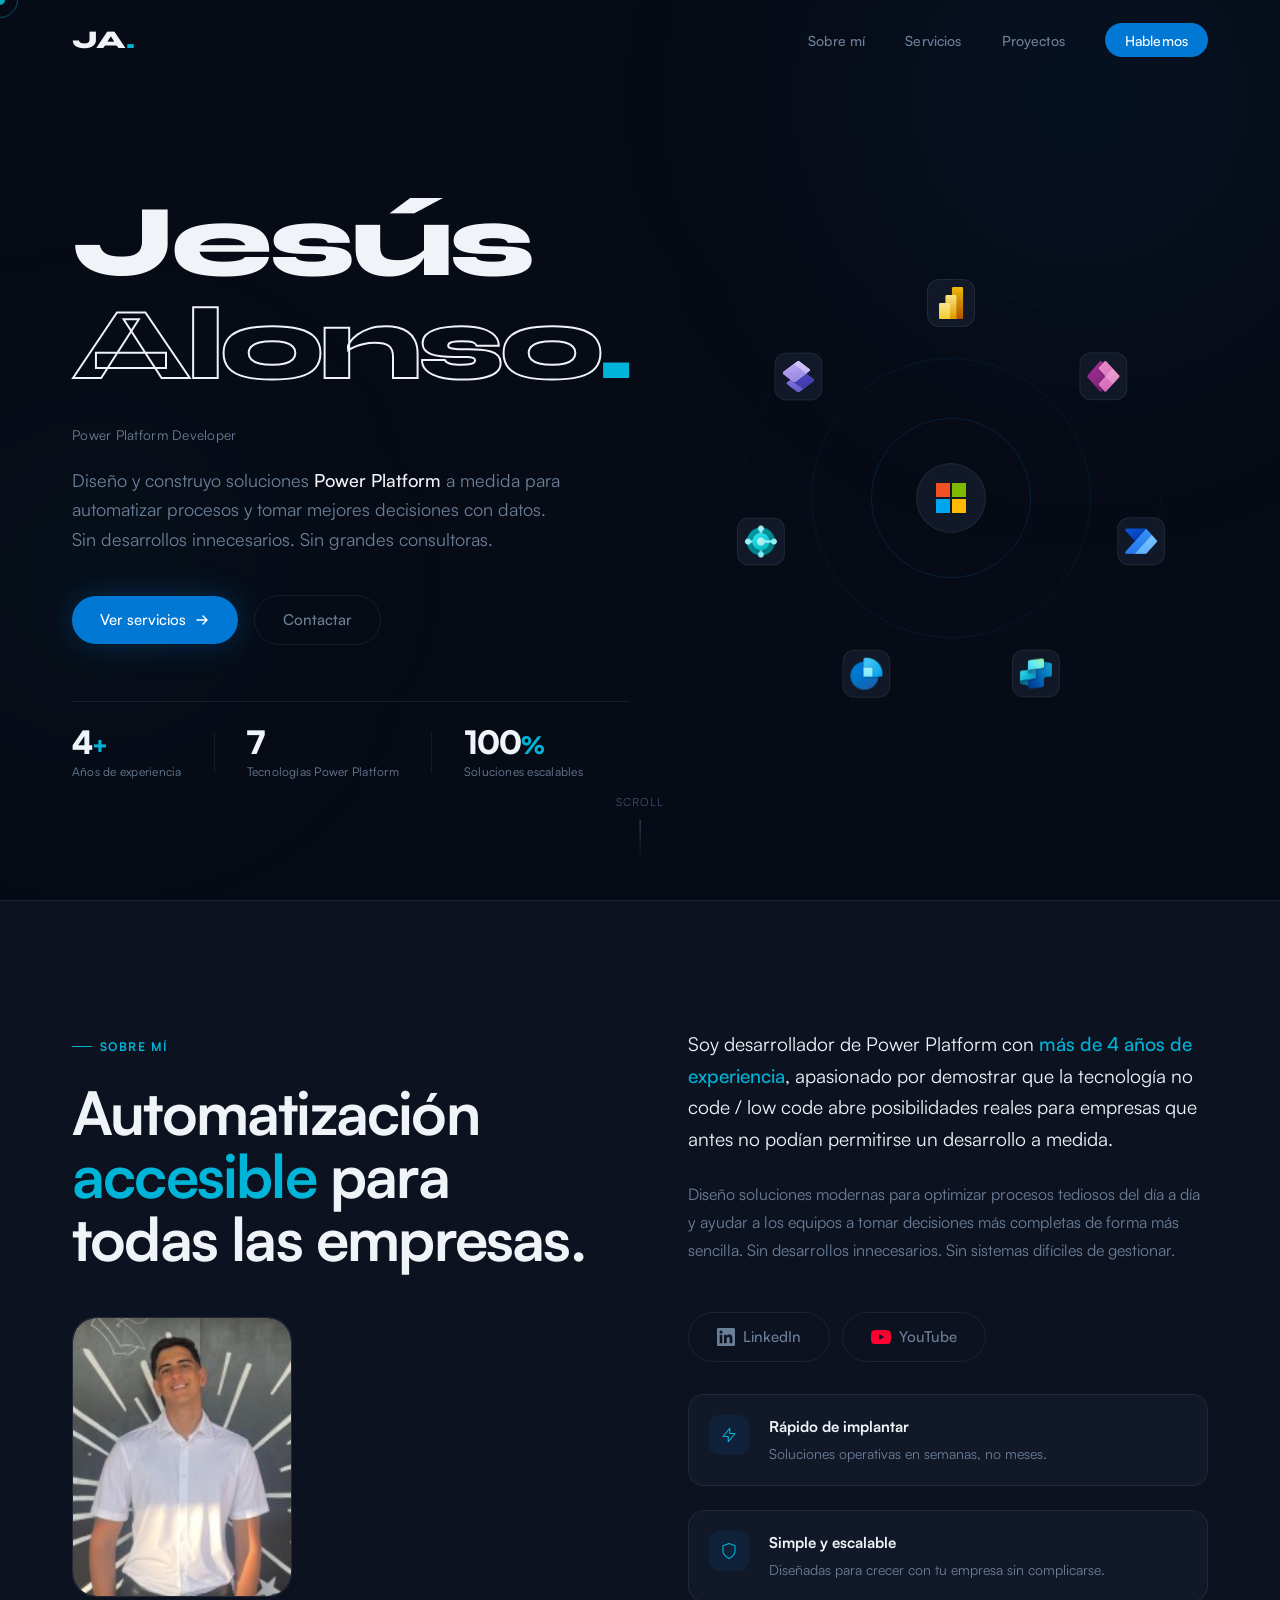
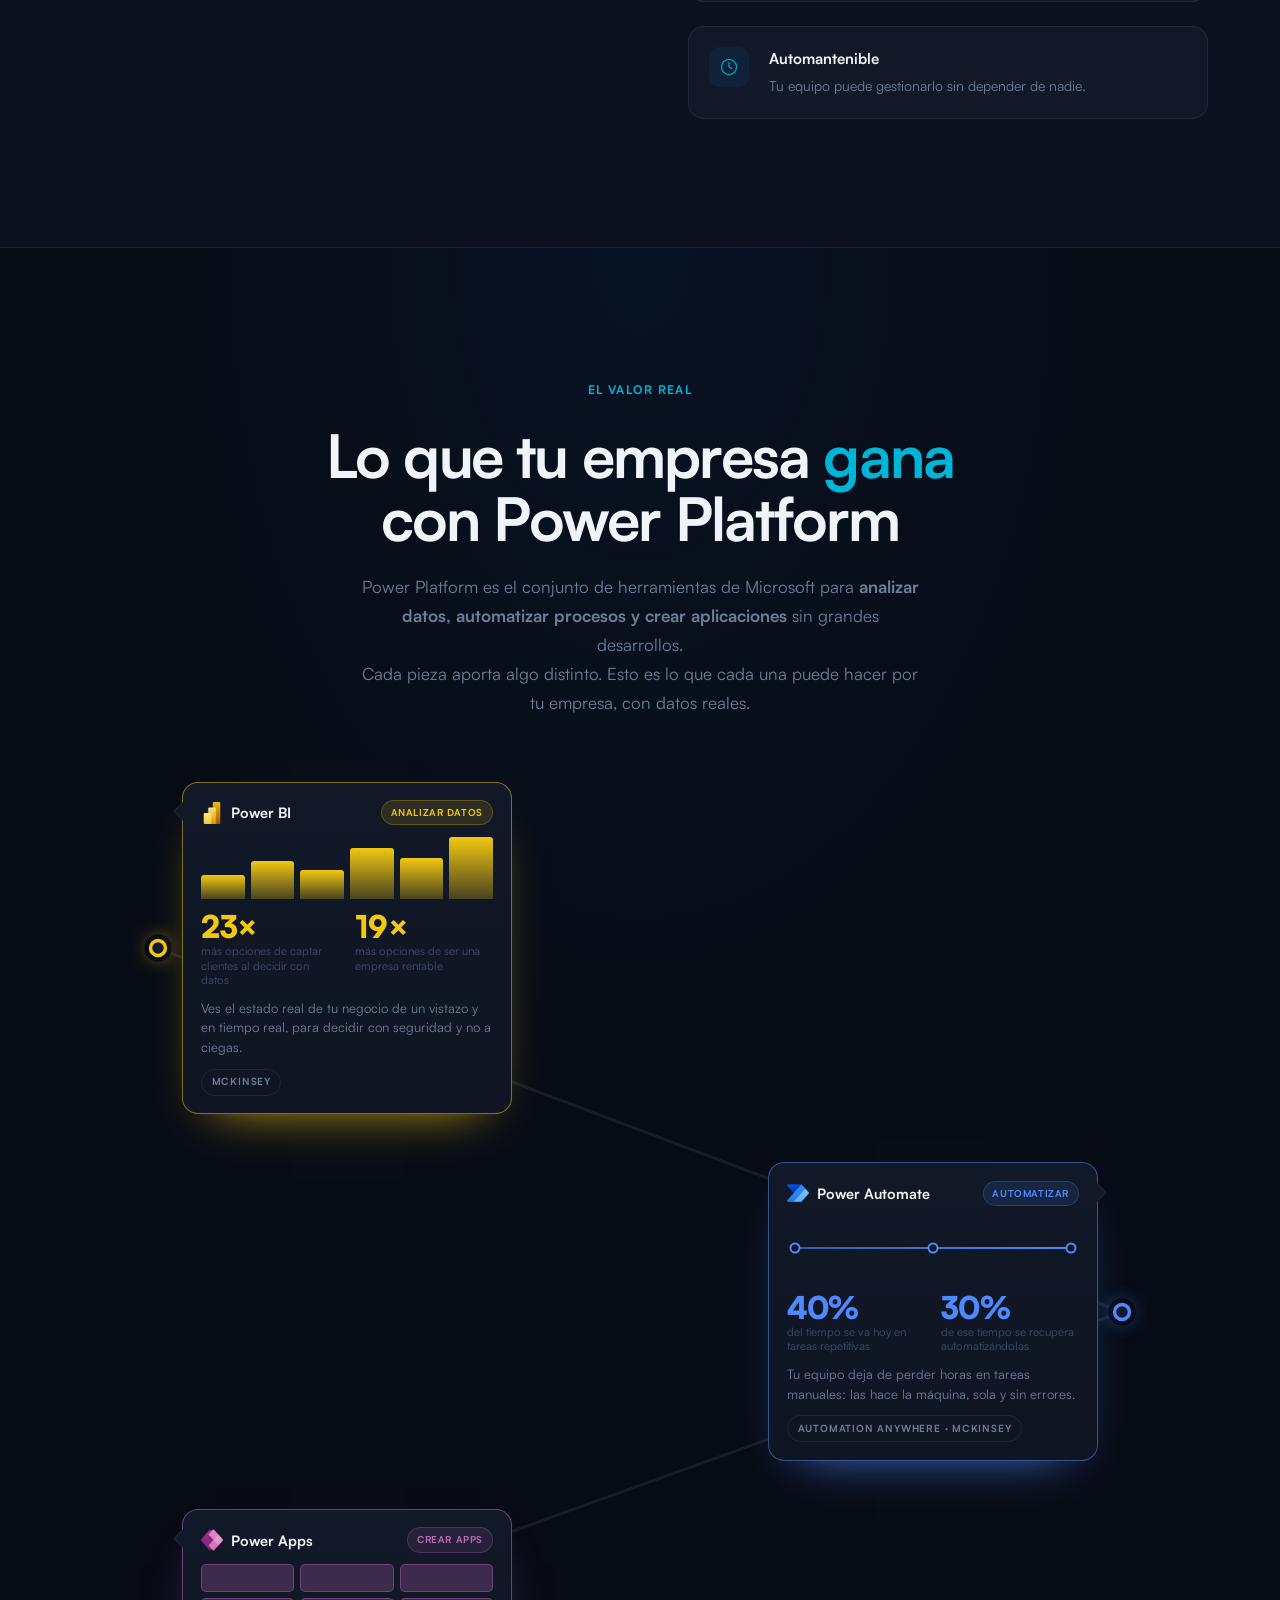
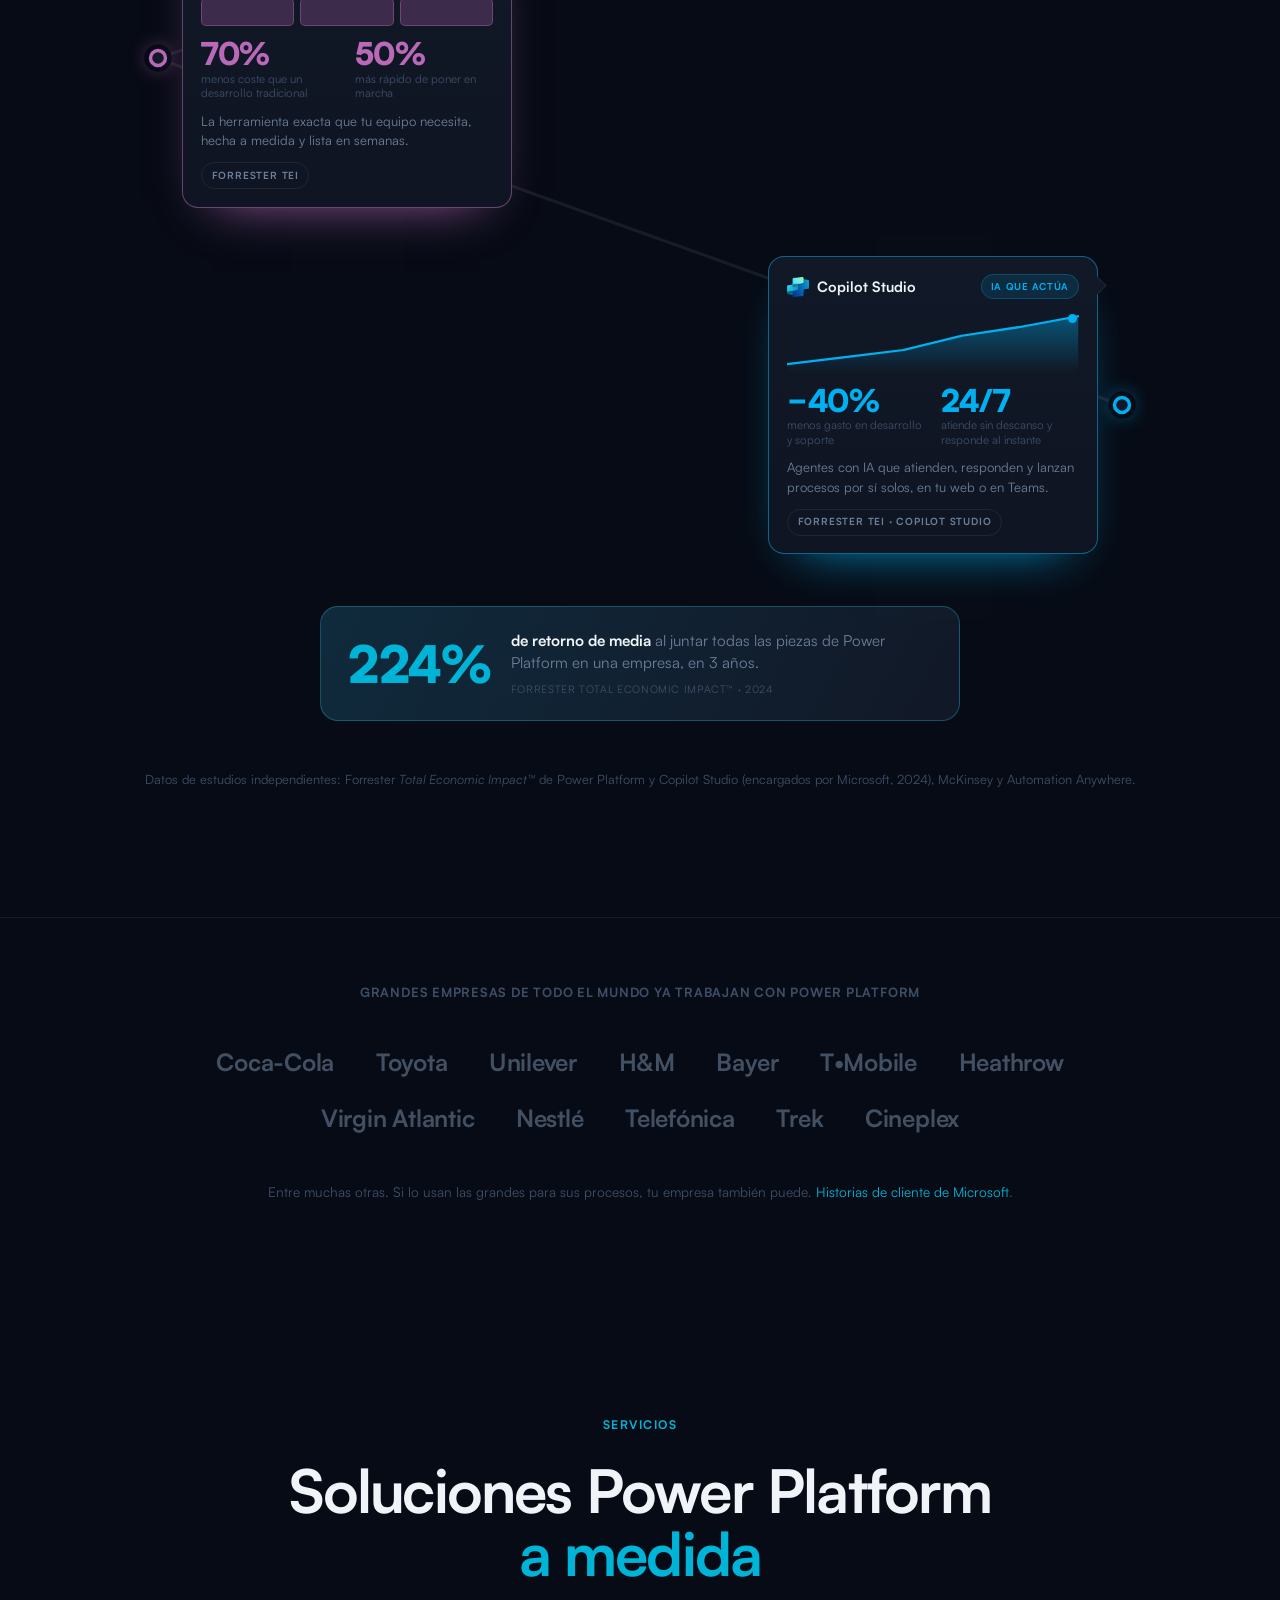
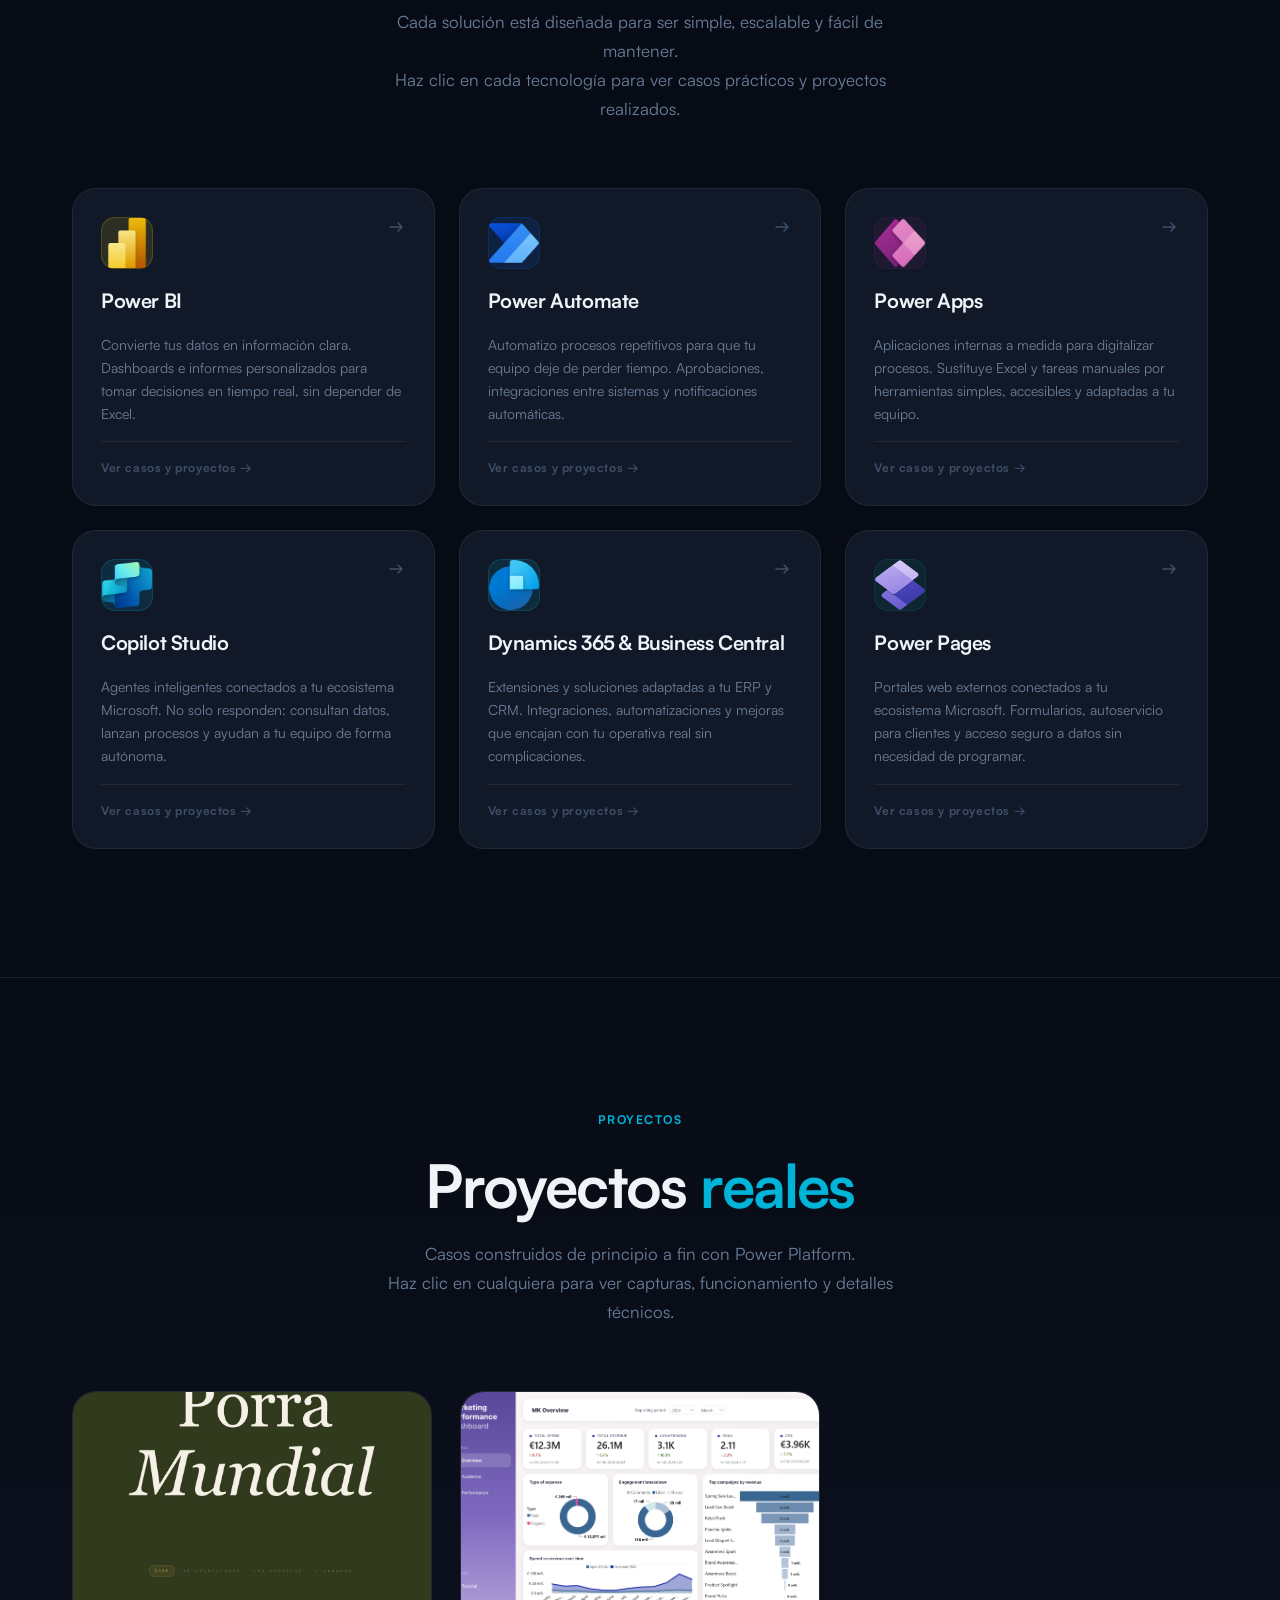
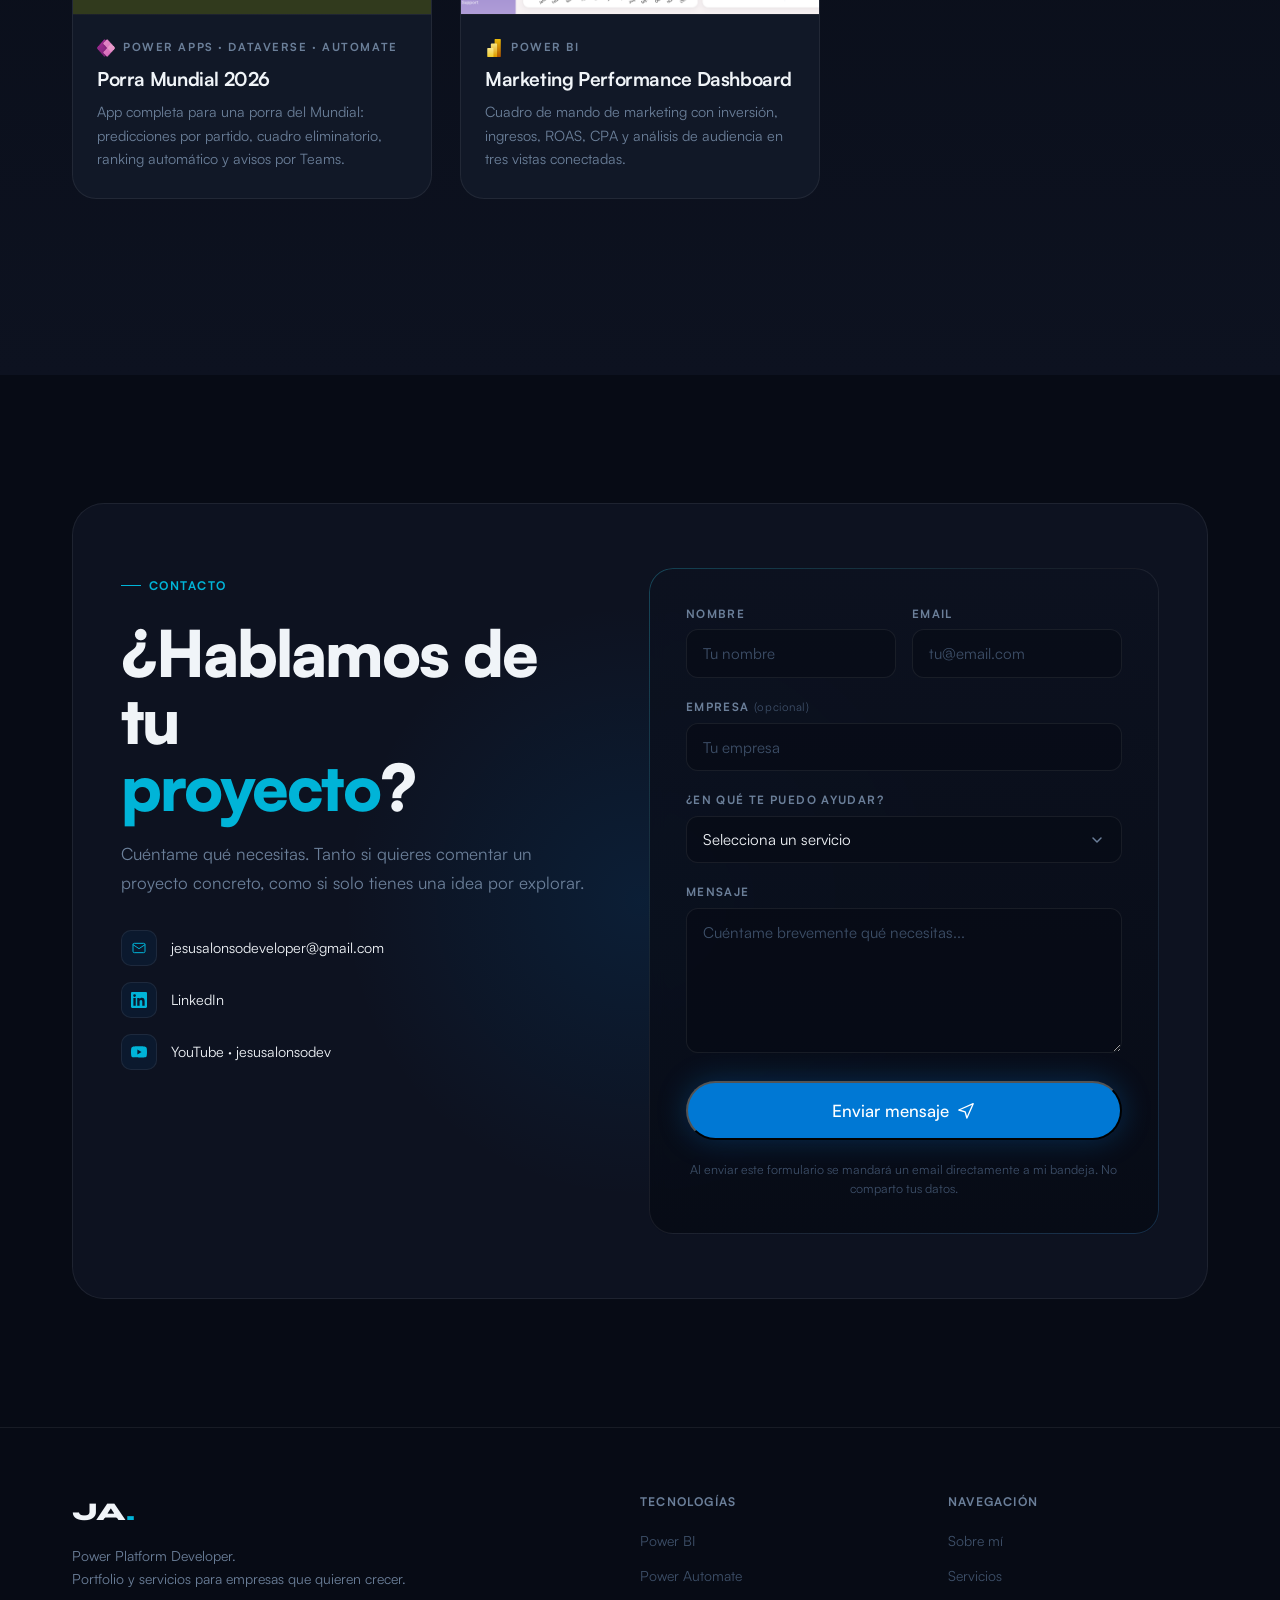
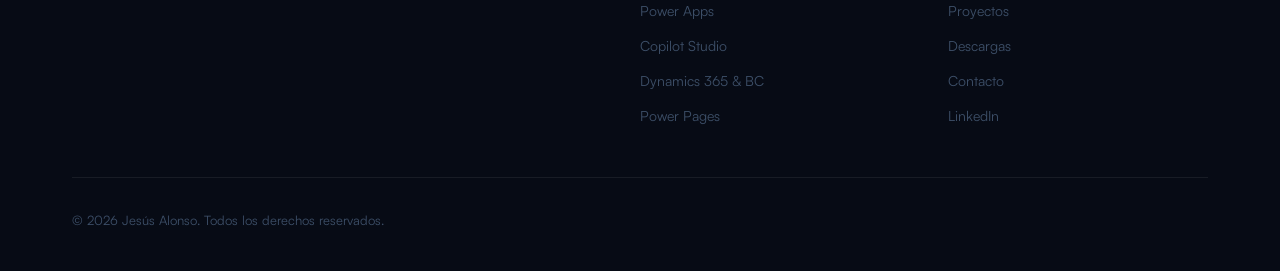
<file: index.html>
<!DOCTYPE html>
<html lang="es">
<head>
  <meta charset="UTF-8" />
  <meta name="viewport" content="width=device-width, initial-scale=1.0" />
  <title>Jesús Alonso — Power Platform Developer & Portfolio</title>
  <meta name="description" content="Portfolio y servicios Power Platform. Power BI, Power Apps, Power Automate, Copilot Studio, Dynamics 365 y Business Central. Proyectos reales para empresas que quieren automatizar y decidir con datos." />
  <link rel="preconnect" href="https://fonts.googleapis.com" />
  <link rel="preconnect" href="https://fonts.gstatic.com" crossorigin />
  <link href="https://fonts.googleapis.com/css2?family=Syne:wght@400;500;600;700;800&family=DM+Sans:ital,opsz,wght@0,9..40,300;0,9..40,400;0,9..40,500;1,9..40,300&display=swap" rel="stylesheet" />
  <link rel="stylesheet" href="css/styles.css?v=20260709" />
</head>
<body>

  <!-- CURSOR -->
  <div class="cursor" id="cursor"></div>
  <div class="cursor-trail" id="cursorTrail"></div>

  <!-- NAVIGATION -->
  <nav class="nav" id="nav">
    <div class="nav-inner">
      <a href="#" class="nav-logo">JA<span class="dot">.</span></a>
      <ul class="nav-links">
        <li><a href="#about">Sobre mí</a></li>
        <li><a href="#services">Servicios</a></li>
        <li><a href="#portfolio">Proyectos</a></li>
        <li><a href="#contact" class="nav-cta">Hablemos</a></li>
      </ul>
      <button class="nav-toggle" id="navToggle" aria-label="Menú">
        <span></span><span></span><span></span>
      </button>
    </div>
  </nav>

  <!-- HERO -->
  <section class="hero" id="hero">
    <div class="hero-bg">
      <div class="glow glow-1"></div>
      <div class="glow glow-2"></div>
      <div class="noise"></div>
    </div>

    <div class="hero-content">
      <h1 class="hero-title reveal">
        <span class="title-line">Jesús</span>
        <span class="title-line accent-line">Alonso<span class="accent-dot">.</span></span>
      </h1>

      <p class="hero-tagline reveal">
        <span>Power Platform Developer</span>
      </p>

      <p class="hero-subtitle reveal">
        Diseño y construyo soluciones <strong>Power Platform</strong> a medida para automatizar procesos y tomar mejores decisiones con datos. Sin desarrollos innecesarios. Sin grandes consultoras.
      </p>

      <div class="hero-actions reveal">
        <a href="#services" class="btn btn-primary">
          <span>Ver servicios</span>
          <svg width="16" height="16" viewBox="0 0 16 16" fill="none"><path d="M3 8h10M9 4l4 4-4 4" stroke="currentColor" stroke-width="1.5" stroke-linecap="round" stroke-linejoin="round"/></svg>
        </a>
        <a href="#contact" class="btn btn-ghost">Contactar</a>
      </div>

      <div class="hero-stats reveal">
        <div class="stat">
          <span class="stat-number">4<span class="stat-plus">+</span></span>
          <span class="stat-label">Años de experiencia</span>
        </div>
        <div class="stat-divider"></div>
        <div class="stat">
          <span class="stat-number">7</span>
          <span class="stat-label">Tecnologías Power Platform</span>
        </div>
        <div class="stat-divider"></div>
        <div class="stat">
          <span class="stat-number">100<span class="stat-plus">%</span></span>
          <span class="stat-label">Soluciones escalables</span>
        </div>
      </div>
    </div>

    <div class="hero-visual">
      <div class="tech-orbit">
        <div class="orbit-ring orbit-ring-1"></div>
        <div class="orbit-ring orbit-ring-2"></div>
        <div class="orbit-ring orbit-ring-3"></div>
        <div class="orbit-center">
          <svg class="ms-logo" viewBox="0 0 32 32" fill="none" xmlns="http://www.w3.org/2000/svg">
            <rect x="1" y="1" width="14" height="14" fill="#f25022"/>
            <rect x="17" y="1" width="14" height="14" fill="#7fba00"/>
            <rect x="1" y="17" width="14" height="14" fill="#00a4ef"/>
            <rect x="17" y="17" width="14" height="14" fill="#ffb900"/>
          </svg>
        </div>
        <!-- Iconos que giran alrededor del centro. Cada uno enlaza a su tecnología. -->
        <div class="orbit-spin">
          <a class="orbit-icon" style="--angle:0deg" href="pages/power-bi.html" title="Power BI · ver detalle">
            <img class="orbit-icon-img" src="img/Power bi.svg.png" alt="Power BI" />
          </a>
          <a class="orbit-icon" style="--angle:51.4deg" href="pages/power-apps.html" title="Power Apps · ver detalle">
            <img class="orbit-icon-img" src="img/PowerappsLogo.svg.png" alt="Power Apps" />
          </a>
          <a class="orbit-icon" style="--angle:102.8deg" href="pages/power-automate.html" title="Power Automate · ver detalle">
            <img class="orbit-icon-img" src="img/LogoPowerautomate.svg.png" alt="Power Automate" />
          </a>
          <a class="orbit-icon" style="--angle:154.2deg" href="pages/copilot-studio.html" title="Copilot Studio · ver detalle">
            <img class="orbit-icon-img" src="img/CopilotStudioLogo.webp" alt="Copilot Studio" />
          </a>
          <a class="orbit-icon" style="--angle:205.7deg" href="pages/dynamics-365.html" title="Dynamics 365 · ver detalle">
            <img class="orbit-icon-img" src="img/LogoDynamics365Sales.svg.png" alt="Dynamics 365 Sales" />
          </a>
          <a class="orbit-icon" style="--angle:257.1deg" href="pages/dynamics-365.html" title="Business Central · ver detalle">
            <img class="orbit-icon-img" src="img/LogoBusinessCentral.svg.png" alt="Business Central" />
          </a>
          <a class="orbit-icon" style="--angle:308.5deg" href="pages/power-pages.html" title="Power Pages · ver detalle">
            <img class="orbit-icon-img" src="img/LogoPowerPages.svg" alt="Power Pages" />
          </a>
        </div>
      </div>
    </div>

    <div class="scroll-indicator">
      <span>Scroll</span>
      <div class="scroll-line"></div>
    </div>
  </section>

  <!-- ABOUT -->
  <section class="about section" id="about">
    <div class="container">
      <div class="about-grid">
        <div class="about-left">
          <div class="section-tag reveal">Sobre mí</div>
          <h2 class="section-title reveal">
            Automatización<br /><em>accesible</em> para<br />todas las empresas.
          </h2>
          <div class="about-portrait reveal">
            <div class="portrait-frame">
              <div class="portrait-placeholder">
                <img src="img/JesusImagenPersonal.jfif" alt="Jesús Alonso" style="width:100%;height:100%;object-fit:cover;border-radius:inherit;" />
              </div>
              <div class="portrait-accent"></div>
            </div>
          </div>
        </div>

        <div class="about-right">
          <p class="about-lead reveal">
            Soy desarrollador de Power Platform con <strong>más de 4 años de experiencia</strong>, apasionado por demostrar que la tecnología no code / low code abre posibilidades reales para empresas que antes no podían permitirse un desarrollo a medida.
          </p>
          <p class="about-body reveal">
            Diseño soluciones modernas para optimizar procesos tediosos del día a día y ayudar a los equipos a tomar decisiones más completas de forma más sencilla. Sin desarrollos innecesarios. Sin sistemas difíciles de gestionar.
          </p>
          <!-- Párrafo de portfolio · oculto hasta tener varios proyectos publicados
          <p class="about-body reveal">
            En este sitio encontrarás un <strong>portfolio vivo</strong> con los proyectos que voy realizando, junto a los <strong>servicios</strong> con los que puedo ayudar a tu empresa: desde un dashboard hasta una app interna, una automatización compleja o un agente conversacional.
          </p>
          -->

          <div class="about-socials reveal">
            <a href="https://www.linkedin.com/in/jesús-alonso-cendrero-a68b97226" target="_blank" rel="noopener noreferrer" class="btn btn-ghost" style="display:inline-flex;align-items:center;gap:0.5rem;">
              <svg width="18" height="18" viewBox="0 0 24 24" fill="currentColor"><path d="M20.447 20.452h-3.554v-5.569c0-1.328-.027-3.037-1.852-3.037-1.853 0-2.136 1.445-2.136 2.939v5.667H9.351V9h3.414v1.561h.046c.477-.9 1.637-1.85 3.37-1.85 3.601 0 4.267 2.37 4.267 5.455v6.286zM5.337 7.433a2.062 2.062 0 0 1-2.063-2.065 2.064 2.064 0 1 1 2.063 2.065zm1.782 13.019H3.555V9h3.564v11.452zM22.225 0H1.771C.792 0 0 .774 0 1.729v20.542C0 23.227.792 24 1.771 24h20.451C23.2 24 24 23.227 24 22.271V1.729C24 .774 23.2 0 22.222 0h.003z"/></svg>
              <span>LinkedIn</span>
            </a>
            <a href="https://www.youtube.com/@jesusalonsodev" target="_blank" rel="noopener noreferrer" class="btn btn-ghost social-youtube" style="display:inline-flex;align-items:center;gap:0.5rem;">
              <svg width="20" height="20" viewBox="0 0 24 24" fill="currentColor"><path d="M23.498 6.186a3.016 3.016 0 0 0-2.122-2.136C19.505 3.545 12 3.545 12 3.545s-7.505 0-9.377.505A3.017 3.017 0 0 0 .502 6.186C0 8.07 0 12 0 12s0 3.93.502 5.814a3.016 3.016 0 0 0 2.122 2.136c1.871.505 9.376.505 9.376.505s7.505 0 9.377-.505a3.015 3.015 0 0 0 2.122-2.136C24 15.93 24 12 24 12s0-3.93-.502-5.814zM9.545 15.568V8.432L15.818 12l-6.273 3.568z"/></svg>
              <span>YouTube</span>
            </a>
          </div>

          <div class="about-pillars reveal">
            <div class="pillar">
              <div class="pillar-icon">
                <svg viewBox="0 0 24 24" fill="none" stroke="currentColor" stroke-width="1.5"><path d="M13 10V3L4 14h7v7l9-11h-7z" stroke-linecap="round" stroke-linejoin="round"/></svg>
              </div>
              <div>
                <h4>Rápido de implantar</h4>
                <p>Soluciones operativas en semanas, no meses.</p>
              </div>
            </div>
            <div class="pillar">
              <div class="pillar-icon">
                <svg viewBox="0 0 24 24" fill="none" stroke="currentColor" stroke-width="1.5"><path d="M12 22s8-4 8-10V5l-8-3-8 3v7c0 6 8 10 8 10z" stroke-linecap="round" stroke-linejoin="round"/></svg>
              </div>
              <div>
                <h4>Simple y escalable</h4>
                <p>Diseñadas para crecer con tu empresa sin complicarse.</p>
              </div>
            </div>
            <div class="pillar">
              <div class="pillar-icon">
                <svg viewBox="0 0 24 24" fill="none" stroke="currentColor" stroke-width="1.5"><circle cx="12" cy="12" r="10"/><path d="M12 6v6l4 2" stroke-linecap="round" stroke-linejoin="round"/></svg>
              </div>
              <div>
                <h4>Automantenible</h4>
                <p>Tu equipo puede gestionarlo sin depender de nadie.</p>
              </div>
            </div>
          </div>
        </div>
      </div>
    </div>
  </section>

  <!-- VALOR / IMPACTO -->
  <section class="value section" id="valor">
    <div class="container">
      <div class="section-header">
        <div class="section-tag reveal">El valor real</div>
        <h2 class="section-title reveal">
          Lo que tu empresa <em>gana</em><br />con Power Platform
        </h2>
        <p class="section-desc reveal">
          Power Platform es el conjunto de herramientas de Microsoft para <strong>analizar datos, automatizar procesos y crear aplicaciones</strong> sin grandes desarrollos.<br />
          Cada pieza aporta algo distinto. Esto es lo que cada una puede hacer por tu empresa, con datos reales.
        </p>
      </div>

      <div class="value-flow" id="valueFlow">

        <!-- Línea que conecta y se rellena al hacer scroll (dibujada por JS) -->
        <svg class="value-connector" aria-hidden="true" preserveAspectRatio="none">
          <defs>
            <linearGradient id="valueGrad" x1="0" y1="0" x2="0" y2="1">
              <stop offset="0%"   stop-color="#F2C811" />
              <stop offset="34%"  stop-color="#4d8aff" />
              <stop offset="67%"  stop-color="#b86ab8" />
              <stop offset="100%" stop-color="#00B0F0" />
            </linearGradient>
          </defs>
          <path class="value-connector-bg" d="" />
          <path class="value-connector-fill" d="" />
        </svg>

        <!-- Power BI (arriba-izquierda) -->
        <div class="value-step value-step--s1" style="--accent:#F2C811">
          <div class="value-node"></div>
          <div class="value-panel">
            <div class="value-panel-head">
              <img class="value-logo" src="img/Power bi.svg.png" alt="Power BI" />
              <span class="value-tech">Power BI</span>
              <span class="value-badge">Analizar datos</span>
            </div>
            <div class="value-viz viz-bars" aria-hidden="true">
              <i style="--h:38%"></i><i style="--h:60%"></i><i style="--h:47%"></i><i style="--h:82%"></i><i style="--h:66%"></i><i style="--h:100%"></i>
            </div>
            <div class="value-figs">
              <div class="value-fig">
                <span class="value-num" data-count="23" data-suffix="×">0×</span>
                <span class="value-fig-label">más opciones de captar clientes al decidir con datos</span>
              </div>
              <div class="value-fig">
                <span class="value-num" data-count="19" data-suffix="×">0×</span>
                <span class="value-fig-label">más opciones de ser una empresa rentable</span>
              </div>
            </div>
            <p class="value-text">Ves el estado real de tu negocio de un vistazo y en tiempo real, para decidir con seguridad y no a ciegas.</p>
            <span class="value-source">McKinsey</span>
          </div>
        </div>

        <!-- Power Automate (derecha) -->
        <div class="value-step value-step--s2" style="--accent:#4d8aff">
          <div class="value-node"></div>
          <div class="value-panel">
            <div class="value-panel-head">
              <img class="value-logo" src="img/LogoPowerautomate.svg.png" alt="Power Automate" />
              <span class="value-tech">Power Automate</span>
              <span class="value-badge">Automatizar</span>
            </div>
            <div class="value-viz viz-flow" aria-hidden="true">
              <span class="flow-track"></span>
              <span class="flow-dot flow-node" style="--x:0%"></span>
              <span class="flow-dot flow-node" style="--x:50%"></span>
              <span class="flow-dot flow-node" style="--x:100%"></span>
              <span class="flow-dot flow-packet"></span>
            </div>
            <div class="value-figs">
              <div class="value-fig">
                <span class="value-num" data-count="40" data-suffix="%">0%</span>
                <span class="value-fig-label">del tiempo se va hoy en tareas repetitivas</span>
              </div>
              <div class="value-fig">
                <span class="value-num" data-count="30" data-suffix="%">0%</span>
                <span class="value-fig-label">de ese tiempo se recupera automatizándolas</span>
              </div>
            </div>
            <p class="value-text">Tu equipo deja de perder horas en tareas manuales: las hace la máquina, sola y sin errores.</p>
            <span class="value-source">Automation Anywhere · McKinsey</span>
          </div>
        </div>

        <!-- Power Apps (izquierda) -->
        <div class="value-step value-step--s3" style="--accent:#b86ab8">
          <div class="value-node"></div>
          <div class="value-panel">
            <div class="value-panel-head">
              <img class="value-logo" src="img/PowerappsLogo.svg.png" alt="Power Apps" />
              <span class="value-tech">Power Apps</span>
              <span class="value-badge">Crear apps</span>
            </div>
            <div class="value-viz viz-blocks" aria-hidden="true">
              <i></i><i></i><i></i><i></i><i></i><i></i>
            </div>
            <div class="value-figs">
              <div class="value-fig">
                <span class="value-num" data-count="70" data-suffix="%">0%</span>
                <span class="value-fig-label">menos coste que un desarrollo tradicional</span>
              </div>
              <div class="value-fig">
                <span class="value-num" data-count="50" data-suffix="%">0%</span>
                <span class="value-fig-label">más rápido de poner en marcha</span>
              </div>
            </div>
            <p class="value-text">La herramienta exacta que tu equipo necesita, hecha a medida y lista en semanas.</p>
            <span class="value-source">Forrester TEI</span>
          </div>
        </div>

        <!-- Copilot Studio (abajo-derecha) -->
        <div class="value-step value-step--s4" style="--accent:#00B0F0">
          <div class="value-node"></div>
          <div class="value-panel">
            <div class="value-panel-head">
              <img class="value-logo" src="img/CopilotStudioLogo.webp" alt="Copilot Studio" />
              <span class="value-tech">Copilot Studio</span>
              <span class="value-badge">IA que actúa</span>
            </div>
            <div class="value-viz viz-line" aria-hidden="true">
              <svg viewBox="0 0 200 70" preserveAspectRatio="none">
                <defs>
                  <linearGradient id="vizLineFill" x1="0" y1="0" x2="0" y2="1">
                    <stop offset="0%" stop-color="#00B0F0" stop-opacity="0.4" />
                    <stop offset="100%" stop-color="#00B0F0" stop-opacity="0" />
                  </linearGradient>
                </defs>
                <path class="viz-line-area" d="M0,60 L40,52 L80,44 L120,28 L160,18 L200,6 L200,70 L0,70 Z" fill="url(#vizLineFill)" />
                <path class="viz-line-path" d="M0,60 L40,52 L80,44 L120,28 L160,18 L200,6" fill="none" />
              </svg>
              <span class="viz-line-dot"></span>
            </div>
            <div class="value-figs">
              <div class="value-fig">
                <span class="value-num" data-count="40" data-prefix="−" data-suffix="%">−0%</span>
                <span class="value-fig-label">menos gasto en desarrollo y soporte</span>
              </div>
              <div class="value-fig">
                <span class="value-num">24/7</span>
                <span class="value-fig-label">atiende sin descanso y responde al instante</span>
              </div>
            </div>
            <p class="value-text">Agentes con IA que atienden, responden y lanzan procesos por sí solos, en tu web o en Teams.</p>
            <span class="value-source">Forrester TEI · Copilot Studio</span>
          </div>
        </div>

      </div>

      <div class="value-highlight reveal">
        <span class="value-highlight-num">224%</span>
        <p class="value-highlight-body">
          <strong>de retorno de media</strong> al juntar todas las piezas de Power Platform en una empresa, en 3 años.
          <span class="value-highlight-src">Forrester Total Economic Impact™ · 2024</span>
        </p>
      </div>

      <p class="value-note reveal">
        Datos de estudios independientes: Forrester <em>Total Economic Impact™</em> de Power Platform y Copilot Studio (encargados por Microsoft, 2024), McKinsey y Automation Anywhere.
      </p>
    </div>
  </section>

  <!-- EMPRESAS QUE CONFÍAN EN POWER PLATFORM -->
  <section class="trusted" id="empresas">
    <div class="container">
      <p class="trusted-label reveal">Grandes empresas de todo el mundo ya trabajan con Power Platform</p>
      <div class="trusted-grid reveal">
        <span class="trusted-logo">Coca-Cola</span>
        <span class="trusted-logo">Toyota</span>
        <span class="trusted-logo">Unilever</span>
        <span class="trusted-logo">H&amp;M</span>
        <span class="trusted-logo">Bayer</span>
        <span class="trusted-logo">T&#8226;Mobile</span>
        <span class="trusted-logo">Heathrow</span>
        <span class="trusted-logo">Virgin Atlantic</span>
        <span class="trusted-logo">Nestl&eacute;</span>
        <span class="trusted-logo">Telef&oacute;nica</span>
        <span class="trusted-logo">Trek</span>
        <span class="trusted-logo">Cineplex</span>
      </div>
      <p class="trusted-note reveal">
        Entre muchas otras. Si lo usan las grandes para sus procesos, tu empresa también puede.
        <a href="https://www.microsoft.com/en-us/power-platform/blog/content-type/customer-stories/" target="_blank" rel="noopener noreferrer">Historias de cliente de Microsoft</a>.
      </p>
    </div>
  </section>

  <!-- SERVICES -->
  <section class="services section" id="services">
    <div class="container">
      <div class="section-header">
        <div class="section-tag reveal">Servicios</div>
        <h2 class="section-title reveal">
          Soluciones Power Platform<br /><em>a medida</em>
        </h2>
        <p class="section-desc reveal">
          Cada solución está diseñada para ser simple, escalable y fácil de mantener.<br />
          Haz clic en cada tecnología para ver casos prácticos y proyectos realizados.
        </p>
      </div>

      <div class="services-grid">

        <!-- Power BI -->
        <a href="pages/power-bi.html" class="service-card reveal" data-color="#F2C811">
          <div class="card-top">
            <div class="card-icon" style="--icon-color: #F2C811">
              <img src="img/Power bi.svg.png" alt="Power BI" style="width:100%;height:100%;object-fit:contain;" />
            </div>
            <div class="card-arrow">
              <svg width="20" height="20" viewBox="0 0 20 20" fill="none"><path d="M4 10h12M12 6l4 4-4 4" stroke="currentColor" stroke-width="1.5" stroke-linecap="round" stroke-linejoin="round"/></svg>
            </div>
          </div>
          <h3 class="card-title">Power BI</h3>
          <p class="card-desc">Convierte tus datos en información clara. Dashboards e informes personalizados para tomar decisiones en tiempo real, sin depender de Excel.</p>
          <div class="card-tag">Ver casos y proyectos →</div>
        </a>

        <!-- Power Automate -->
        <a href="pages/power-automate.html" class="service-card reveal" data-color="#0066FF">
          <div class="card-top">
            <div class="card-icon" style="--icon-color: #0066FF">
              <img src="img/LogoPowerautomate.svg.png" alt="Power Automate" style="width:100%;height:100%;object-fit:contain;" />
            </div>
            <div class="card-arrow">
              <svg width="20" height="20" viewBox="0 0 20 20" fill="none"><path d="M4 10h12M12 6l4 4-4 4" stroke="currentColor" stroke-width="1.5" stroke-linecap="round" stroke-linejoin="round"/></svg>
            </div>
          </div>
          <h3 class="card-title">Power Automate</h3>
          <p class="card-desc">Automatizo procesos repetitivos para que tu equipo deje de perder tiempo. Aprobaciones, integraciones entre sistemas y notificaciones automáticas.</p>
          <div class="card-tag">Ver casos y proyectos →</div>
        </a>

        <!-- Power Apps -->
        <a href="pages/power-apps.html" class="service-card reveal" data-color="#742774">
          <div class="card-top">
            <div class="card-icon" style="--icon-color: #742774">
              <img src="img/PowerappsLogo.svg.png" alt="Power Apps" style="width:100%;height:100%;object-fit:contain;" />
            </div>
            <div class="card-arrow">
              <svg width="20" height="20" viewBox="0 0 20 20" fill="none"><path d="M4 10h12M12 6l4 4-4 4" stroke="currentColor" stroke-width="1.5" stroke-linecap="round" stroke-linejoin="round"/></svg>
            </div>
          </div>
          <h3 class="card-title">Power Apps</h3>
          <p class="card-desc">Aplicaciones internas a medida para digitalizar procesos. Sustituye Excel y tareas manuales por herramientas simples, accesibles y adaptadas a tu equipo.</p>
          <div class="card-tag">Ver casos y proyectos →</div>
        </a>

        <!-- Copilot Studio -->
        <a href="pages/copilot-studio.html" class="service-card reveal" data-color="#00B0F0">
          <div class="card-top">
            <div class="card-icon" style="--icon-color: #00B0F0">
              <img src="img/CopilotStudioLogo.webp" alt="Copilot Studio" style="width:100%;height:100%;object-fit:contain;" />
            </div>
            <div class="card-arrow">
              <svg width="20" height="20" viewBox="0 0 20 20" fill="none"><path d="M4 10h12M12 6l4 4-4 4" stroke="currentColor" stroke-width="1.5" stroke-linecap="round" stroke-linejoin="round"/></svg>
            </div>
          </div>
          <h3 class="card-title">Copilot Studio</h3>
          <p class="card-desc">Agentes inteligentes conectados a tu ecosistema Microsoft. No solo responden: consultan datos, lanzan procesos y ayudan a tu equipo de forma autónoma.</p>
          <div class="card-tag">Ver casos y proyectos →</div>
        </a>

        <!-- Dynamics 365 -->
        <a href="pages/dynamics-365.html" class="service-card reveal" data-color="#002050">
          <div class="card-top">
            <div class="card-icon" style="--icon-color: #00B4D8">
              <img src="img/LogoDynamics365Sales.svg.png" alt="Dynamics 365" style="width:100%;height:100%;object-fit:contain;" />
            </div>
            <div class="card-arrow">
              <svg width="20" height="20" viewBox="0 0 20 20" fill="none"><path d="M4 10h12M12 6l4 4-4 4" stroke="currentColor" stroke-width="1.5" stroke-linecap="round" stroke-linejoin="round"/></svg>
            </div>
          </div>
          <h3 class="card-title">Dynamics 365 & Business Central</h3>
          <p class="card-desc">Extensiones y soluciones adaptadas a tu ERP y CRM. Integraciones, automatizaciones y mejoras que encajan con tu operativa real sin complicaciones.</p>
          <div class="card-tag">Ver casos y proyectos →</div>
        </a>

        <!-- Power Pages -->
        <a href="pages/power-pages.html" class="service-card reveal" data-color="#038387">
          <div class="card-top">
            <div class="card-icon" style="--icon-color: #038387">
              <img src="img/LogoPowerPages.svg" alt="Power Pages" style="width:100%;height:100%;object-fit:contain;" />
            </div>
            <div class="card-arrow">
              <svg width="20" height="20" viewBox="0 0 20 20" fill="none"><path d="M4 10h12M12 6l4 4-4 4" stroke="currentColor" stroke-width="1.5" stroke-linecap="round" stroke-linejoin="round"/></svg>
            </div>
          </div>
          <h3 class="card-title">Power Pages</h3>
          <p class="card-desc">Portales web externos conectados a tu ecosistema Microsoft. Formularios, autoservicio para clientes y acceso seguro a datos sin necesidad de programar.</p>
          <div class="card-tag">Ver casos y proyectos →</div>
        </a>

      </div>
    </div>
  </section>

  <!-- =====================================================================
       PORTFOLIO · OCULTO TEMPORALMENTE
       ---------------------------------------------------------------------
       Para reactivar cuando tengas varios proyectos:
         1) Quita el atributo `hidden` del <section> de abajo
         2) Descomenta el enlace "Proyectos" del <nav> y del <footer>
         3) Descomenta el párrafo "portfolio vivo" del about
         4) Vuelve a poner "Portfolio +" en el hero-tagline si quieres
       ===================================================================== -->
  <section class="portfolio section" id="portfolio">
    <div class="container">
      <div class="section-header">
        <div class="section-tag reveal">Proyectos</div>
        <h2 class="section-title reveal">
          Proyectos <em>reales</em>
        </h2>
        <p class="section-desc reveal">
          Casos construidos de principio a fin con Power Platform.<br />
          Haz clic en cualquiera para ver capturas, funcionamiento y detalles técnicos.
        </p>
      </div>

      <div class="portfolio-grid">

        <!-- Proyecto 1 — Porra Mundial 2026 (Power Apps · Dataverse · Power Automate) -->
        <a href="pages/power-apps.html#proyecto-porra" class="portfolio-card reveal" data-tech="powerapps">
          <div class="portfolio-media">
            <img src="img/proyectos/porra-mundial/Diapositiva1.JPG" alt="Porra Mundial 2026 — app en Power Platform" loading="lazy" />
            <div class="portfolio-overlay">
              <span>Ver proyecto</span>
              <svg width="18" height="18" viewBox="0 0 16 16" fill="none"><path d="M3 8h10M9 4l4 4-4 4" stroke="currentColor" stroke-width="1.5" stroke-linecap="round" stroke-linejoin="round"/></svg>
            </div>
          </div>
          <div class="portfolio-info">
            <div class="portfolio-tech">
              <img src="img/PowerappsLogo.svg.png" alt="Power Apps" />
              <span>Power Apps · Dataverse · Automate</span>
            </div>
            <h3>Porra Mundial 2026</h3>
            <p>App completa para una porra del Mundial: predicciones por partido, cuadro eliminatorio, ranking automático y avisos por Teams.</p>
          </div>
        </a>

        <!-- Proyecto 2 — MKDigital: Marketing Performance Dashboard (Power BI) -->
        <a href="pages/power-bi.html#proyecto-mkdigital" class="portfolio-card reveal" data-tech="powerbi">
          <div class="portfolio-media">
            <img src="img/proyectos/PowerBI/MKDigital/Overview.png" alt="MKDigital — Marketing Performance Dashboard en Power BI" loading="lazy" />
            <div class="portfolio-overlay">
              <span>Ver proyecto</span>
              <svg width="18" height="18" viewBox="0 0 16 16" fill="none"><path d="M3 8h10M9 4l4 4-4 4" stroke="currentColor" stroke-width="1.5" stroke-linecap="round" stroke-linejoin="round"/></svg>
            </div>
          </div>
          <div class="portfolio-info">
            <div class="portfolio-tech">
              <img src="img/Power bi.svg.png" alt="Power BI" />
              <span>Power BI</span>
            </div>
            <h3>Marketing Performance Dashboard</h3>
            <p>Cuadro de mando de marketing con inversión, ingresos, ROAS, CPA y análisis de audiencia en tres vistas conectadas.</p>
          </div>
        </a>

        <!--
        ===================================================================
        PLANTILLA PARA NUEVOS PROYECTOS (copia, descomenta y rellena)
        ===================================================================

        <a href="pages/[tecnologia].html#proyecto-[slug]" class="portfolio-card reveal" data-tech="[powerbi|powerapps|...]">
          <div class="portfolio-media">
            <img src="img/proyectos/[ruta-imagen.jpg]" alt="[Nombre del proyecto]" loading="lazy" />
            <div class="portfolio-overlay">
              <span>Ver proyecto</span>
              <svg width="18" height="18" viewBox="0 0 16 16" fill="none"><path d="M3 8h10M9 4l4 4-4 4" stroke="currentColor" stroke-width="1.5" stroke-linecap="round" stroke-linejoin="round"/></svg>
            </div>
          </div>
          <div class="portfolio-info">
            <div class="portfolio-tech">
              <img src="img/[logo-tecnologia]" alt="[Tecnología]" />
              <span>[Nombre tecnología]</span>
            </div>
            <h3>[Título del proyecto]</h3>
            <p>[Descripción breve del proyecto]</p>
          </div>
        </a>

        =================================================================== -->

      </div>
    </div>
  </section>

  <!-- CONTACT -->
  <section class="contact section" id="contact">
    <div class="container">
      <div class="contact-inner">
        <div class="contact-bg-glow"></div>

        <div class="contact-grid">
          <div class="contact-intro">
            <div class="section-tag reveal">Contacto</div>
            <h2 class="contact-title reveal">
              ¿Hablamos de tu <br /><em>proyecto</em>?
            </h2>
            <p class="contact-desc reveal">
              Cuéntame qué necesitas. Tanto si quieres comentar un proyecto concreto, como si solo tienes una idea por explorar.
            </p>

            <ul class="contact-meta reveal">
              <li>
                <span class="meta-icon">
                  <svg viewBox="0 0 24 24" fill="none" stroke="currentColor" stroke-width="1.5"><rect x="3" y="5" width="18" height="14" rx="2"/><path d="M3 7l9 6 9-6" stroke-linecap="round" stroke-linejoin="round"/></svg>
                </span>
                <a href="mailto:jesusalonsodeveloper@gmail.com">jesusalonsodeveloper@gmail.com</a>
              </li>
              <li>
                <span class="meta-icon">
                  <svg viewBox="0 0 24 24" fill="currentColor"><path d="M20.447 20.452h-3.554v-5.569c0-1.328-.027-3.037-1.852-3.037-1.853 0-2.136 1.445-2.136 2.939v5.667H9.351V9h3.414v1.561h.046c.477-.9 1.637-1.85 3.37-1.85 3.601 0 4.267 2.37 4.267 5.455v6.286zM5.337 7.433a2.062 2.062 0 0 1-2.063-2.065 2.064 2.064 0 1 1 2.063 2.065zm1.782 13.019H3.555V9h3.564v11.452zM22.225 0H1.771C.792 0 0 .774 0 1.729v20.542C0 23.227.792 24 1.771 24h20.451C23.2 24 24 23.227 24 22.271V1.729C24 .774 23.2 0 22.222 0h.003z"/></svg>
                </span>
                <a href="https://www.linkedin.com/in/jesús-alonso-cendrero-a68b97226" target="_blank" rel="noopener noreferrer">LinkedIn</a>
              </li>
              <li>
                <span class="meta-icon">
                  <svg viewBox="0 0 24 24" fill="currentColor"><path d="M23.498 6.186a3.016 3.016 0 0 0-2.122-2.136C19.505 3.545 12 3.545 12 3.545s-7.505 0-9.377.505A3.017 3.017 0 0 0 .502 6.186C0 8.07 0 12 0 12s0 3.93.502 5.814a3.016 3.016 0 0 0 2.122 2.136c1.871.505 9.376.505 9.376.505s7.505 0 9.377-.505a3.015 3.015 0 0 0 2.122-2.136C24 15.93 24 12 24 12s0-3.93-.502-5.814zM9.545 15.568V8.432L15.818 12l-6.273 3.568z"/></svg>
                </span>
                <a href="https://www.youtube.com/@jesusalonsodev" target="_blank" rel="noopener noreferrer">YouTube · jesusalonsodev</a>
              </li>
            </ul>
          </div>

          <form
            class="contact-form reveal"
            id="contactForm"
            action="https://api.web3forms.com/submit"
            method="POST"
          >
            <!-- Web3Forms config -->
            <input type="hidden" name="access_key" value="61f835bf-13fa-4c9d-9ea6-0b185073016d" />
            <input type="hidden" name="subject" value="Nuevo contacto desde la web 🚀" />
            <input type="hidden" name="from_name" value="Web jesusalonso.dev" />
            <!-- Fallback: si el JS no carga, Web3Forms te devuelve a tu propia web (no a su pantalla genérica). main.js rellena el value dinámicamente. -->
            <input type="hidden" name="redirect" value="" />
            <!-- honeypot anti-spam (Web3Forms reconoce 'botcheck') -->
            <input type="checkbox" name="botcheck" style="display:none" tabindex="-1" autocomplete="off" />

            <div class="form-row">
              <label class="form-field">
                <span class="form-label">Nombre</span>
                <input type="text" name="nombre" required autocomplete="name" placeholder="Tu nombre" />
              </label>
              <label class="form-field">
                <span class="form-label">Email</span>
                <input type="email" name="email" required autocomplete="email" placeholder="tu@email.com" />
              </label>
            </div>

            <label class="form-field">
              <span class="form-label">Empresa <span class="form-optional">(opcional)</span></span>
              <input type="text" name="empresa" autocomplete="organization" placeholder="Tu empresa" />
            </label>

            <label class="form-field">
              <span class="form-label">¿En qué te puedo ayudar?</span>
              <select name="tipo" required>
                <option value="" disabled selected>Selecciona un servicio</option>
                <option value="Power BI">Power BI — Dashboards & Reporting</option>
                <option value="Power Apps">Power Apps — Apps internas</option>
                <option value="Power Automate">Power Automate — Automatizaciones</option>
                <option value="Copilot Studio">Copilot Studio — Agentes</option>
                <option value="Dynamics 365">Dynamics 365 & Business Central</option>
                <option value="Power Pages">Power Pages — Portales</option>
                <option value="Otro">Otro / No lo tengo claro</option>
              </select>
            </label>

            <label class="form-field">
              <span class="form-label">Mensaje</span>
              <textarea name="mensaje" rows="5" required placeholder="Cuéntame brevemente qué necesitas..."></textarea>
            </label>

            <button type="submit" class="btn btn-primary btn-large form-submit">
              <span>Enviar mensaje</span>
              <svg width="18" height="18" viewBox="0 0 20 20" fill="none"><path d="M2 10l16-7-7 16-2-7-7-2z" stroke="currentColor" stroke-width="1.5" stroke-linejoin="round"/></svg>
            </button>

            <p class="form-note">
              Al enviar este formulario se mandará un email directamente a mi bandeja. No comparto tus datos.
            </p>
          </form>
        </div>
      </div>
    </div>
  </section>

  <!-- FOOTER -->
  <footer class="footer">
    <div class="container">
      <div class="footer-inner">
        <div class="footer-brand">
          <a href="#" class="nav-logo">JA<span class="dot">.</span></a>
          <p>Power Platform Developer.<br />Portfolio y servicios para empresas que quieren crecer.</p>
        </div>
        <div class="footer-links">
          <h5>Tecnologías</h5>
          <ul>
            <li><a href="pages/power-bi.html">Power BI</a></li>
            <li><a href="pages/power-automate.html">Power Automate</a></li>
            <li><a href="pages/power-apps.html">Power Apps</a></li>
            <li><a href="pages/copilot-studio.html">Copilot Studio</a></li>
            <li><a href="pages/dynamics-365.html">Dynamics 365 & BC</a></li>
            <li><a href="pages/power-pages.html">Power Pages</a></li>
          </ul>
        </div>
        <div class="footer-links">
          <h5>Navegación</h5>
          <ul>
            <li><a href="#about">Sobre mí</a></li>
            <li><a href="#services">Servicios</a></li>
            <li><a href="#portfolio">Proyectos</a></li>
            <li><a href="pages/descargas.html">Descargas</a></li>
            <li><a href="#contact">Contacto</a></li>
            <li><a href="https://www.linkedin.com/in/jesús-alonso-cendrero-a68b97226" target="_blank" rel="noopener noreferrer">LinkedIn</a></li>
          </ul>
        </div>
      </div>
      <div class="footer-bottom">
        <p>© 2026 Jesús Alonso. Todos los derechos reservados.</p>
      </div>
    </div>
  </footer>

  <!-- LIGHTBOX con galería navegable -->
  <div class="lightbox" id="lightbox" aria-hidden="true">
    <button class="lightbox-close" id="lightboxClose" aria-label="Cerrar">
      <svg viewBox="0 0 24 24" fill="none" stroke="currentColor" stroke-width="1.5"><path d="M6 6l12 12M18 6L6 18" stroke-linecap="round"/></svg>
    </button>
    <button class="lightbox-arrow lightbox-prev" id="lightboxPrev" aria-label="Anterior">
      <svg viewBox="0 0 24 24" fill="none" stroke="currentColor" stroke-width="2"><path d="M15 6l-6 6 6 6" stroke-linecap="round" stroke-linejoin="round"/></svg>
    </button>
    <button class="lightbox-arrow lightbox-next" id="lightboxNext" aria-label="Siguiente">
      <svg viewBox="0 0 24 24" fill="none" stroke="currentColor" stroke-width="2"><path d="M9 6l6 6-6 6" stroke-linecap="round" stroke-linejoin="round"/></svg>
    </button>
    <div class="lightbox-counter" id="lightboxCounter"></div>
    <div class="lightbox-content" id="lightboxContent"></div>
  </div>

  <script src="js/supabase-config.js?v=20260527"></script>
  <script src="js/main.js?v=20260708"></script>
</body>
</html>
</file>
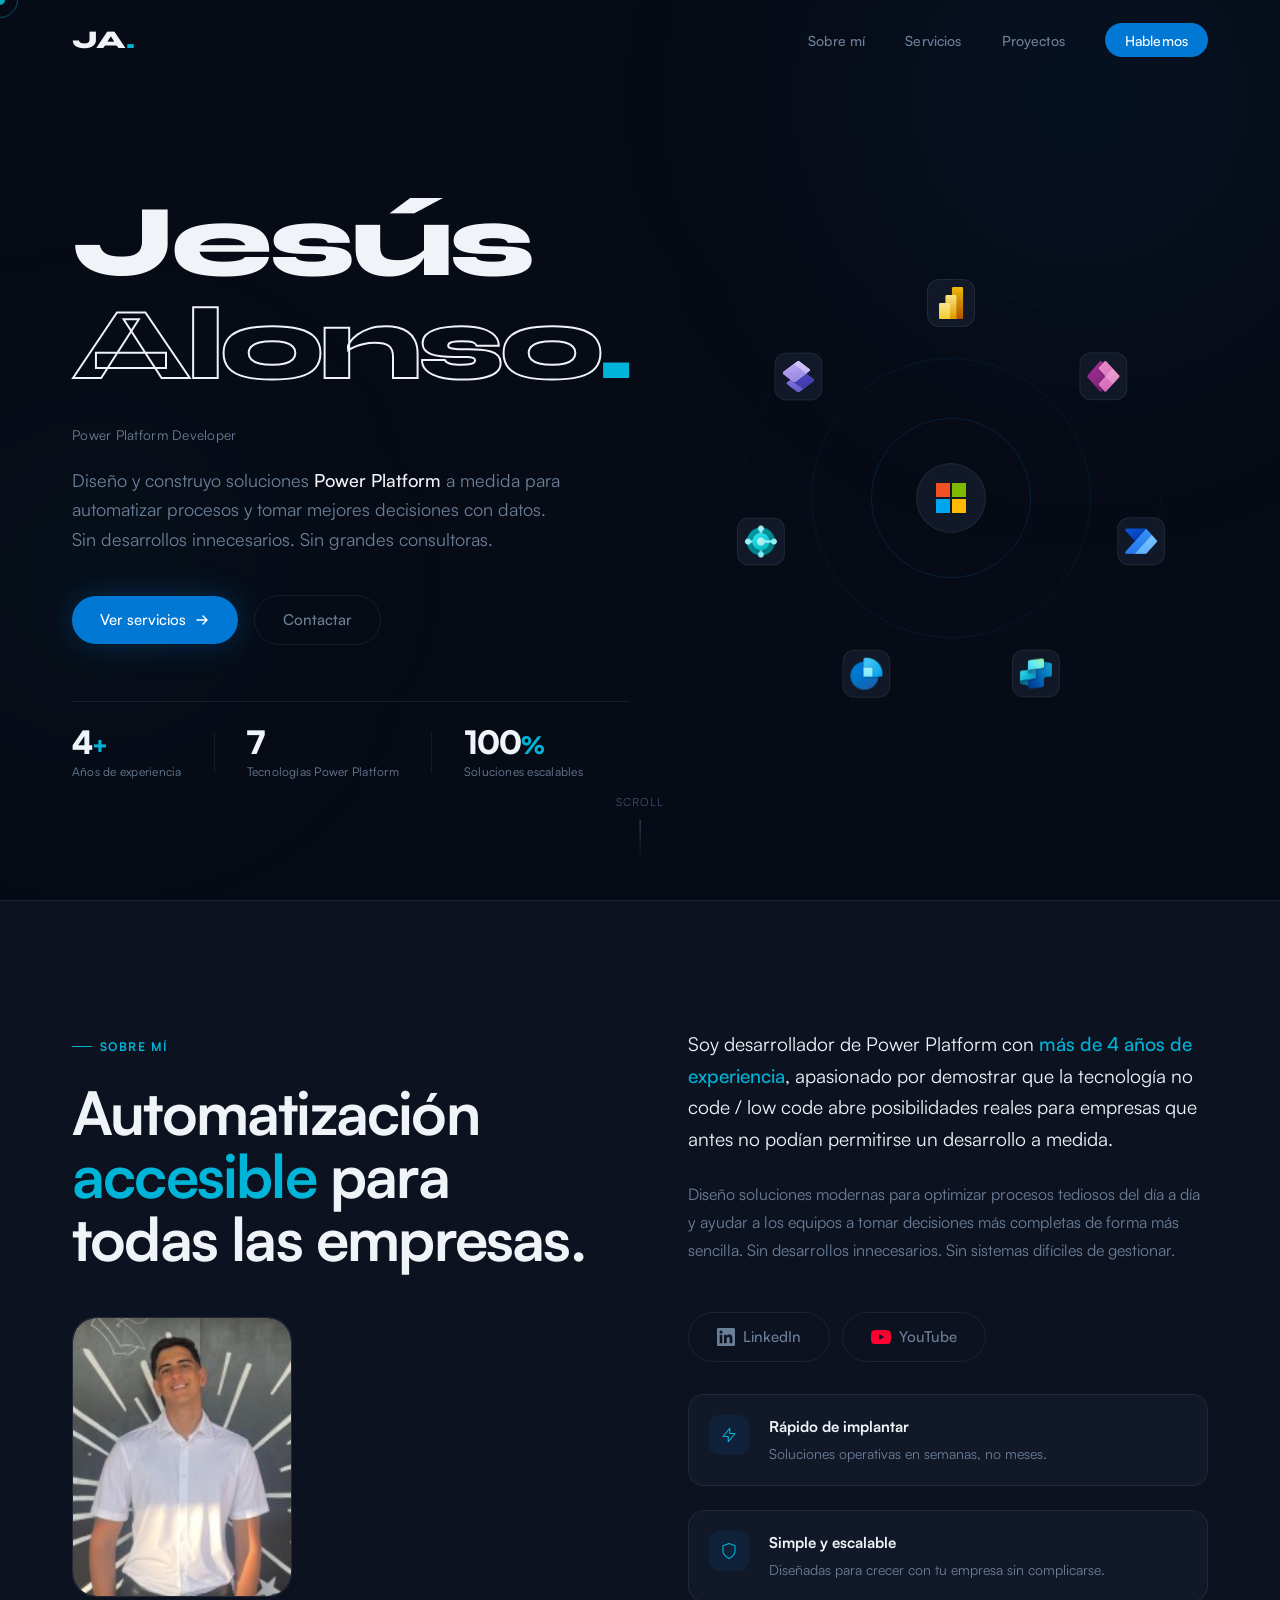
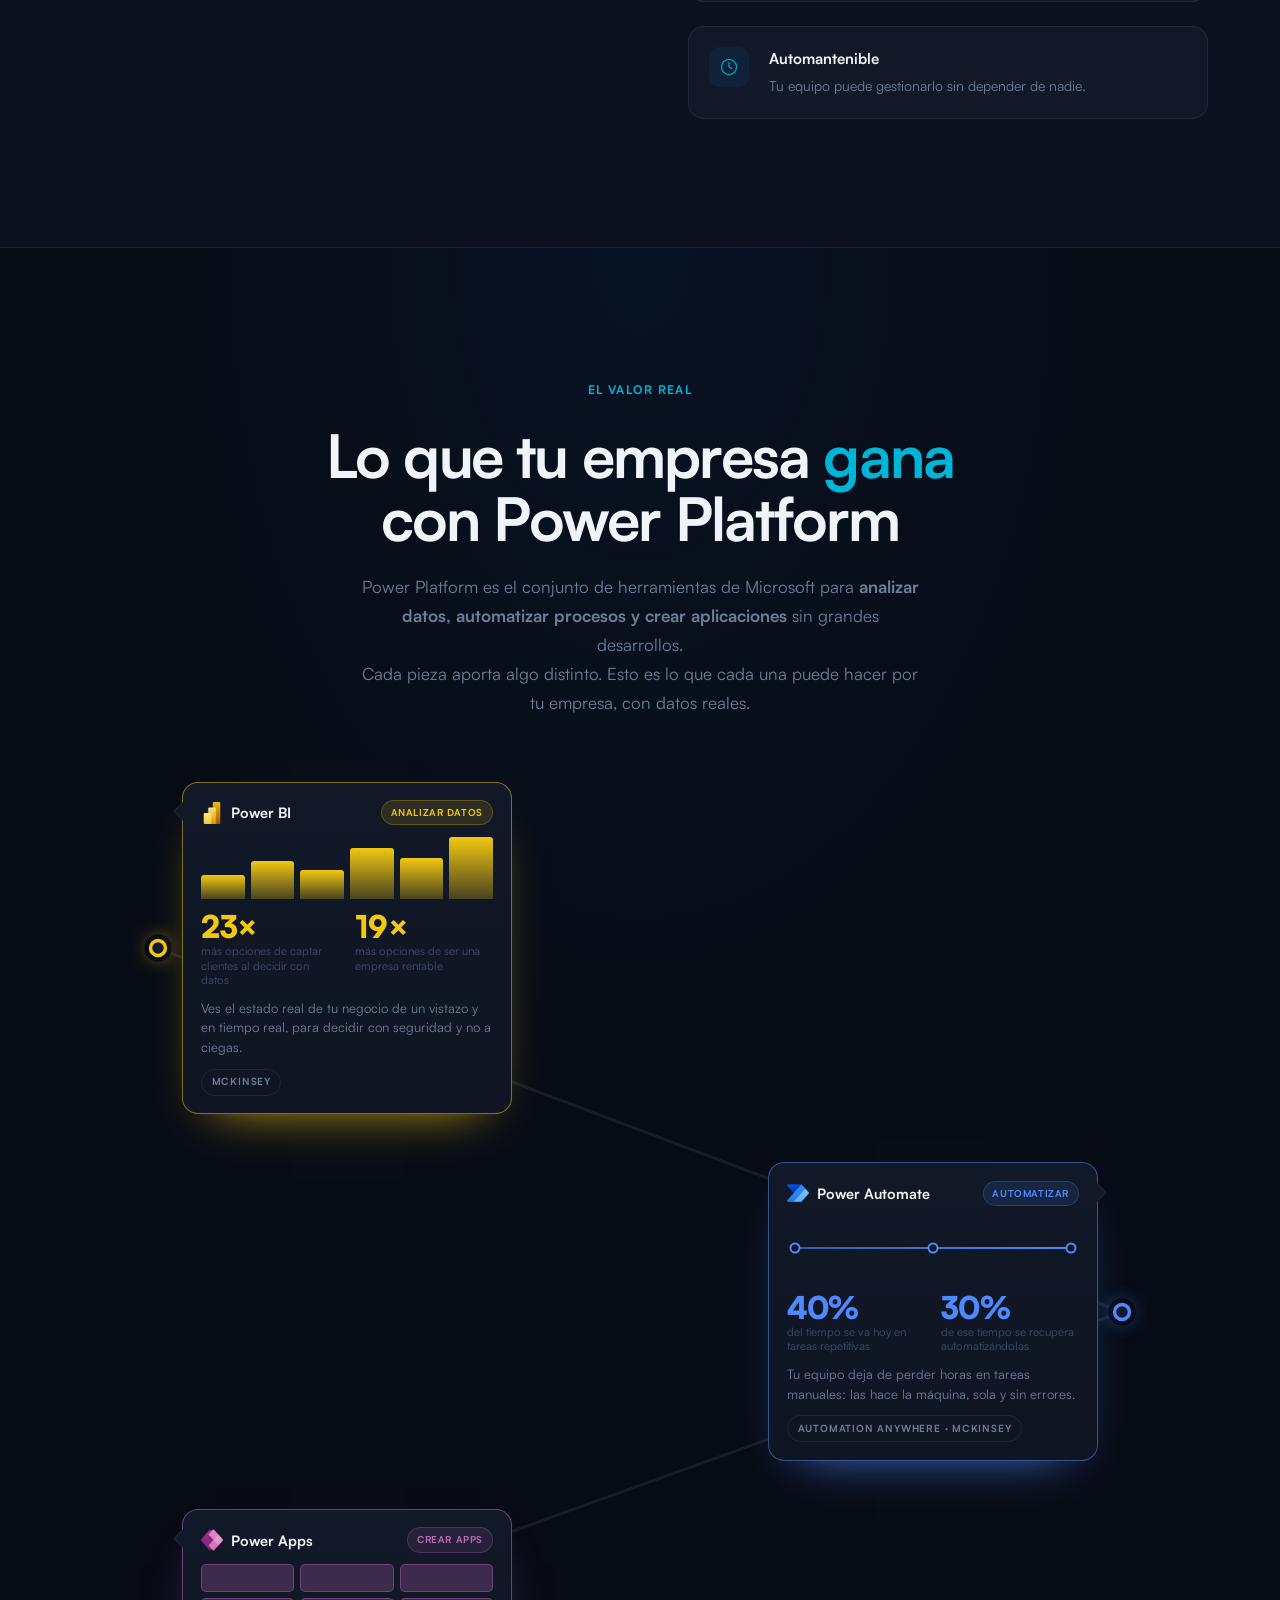
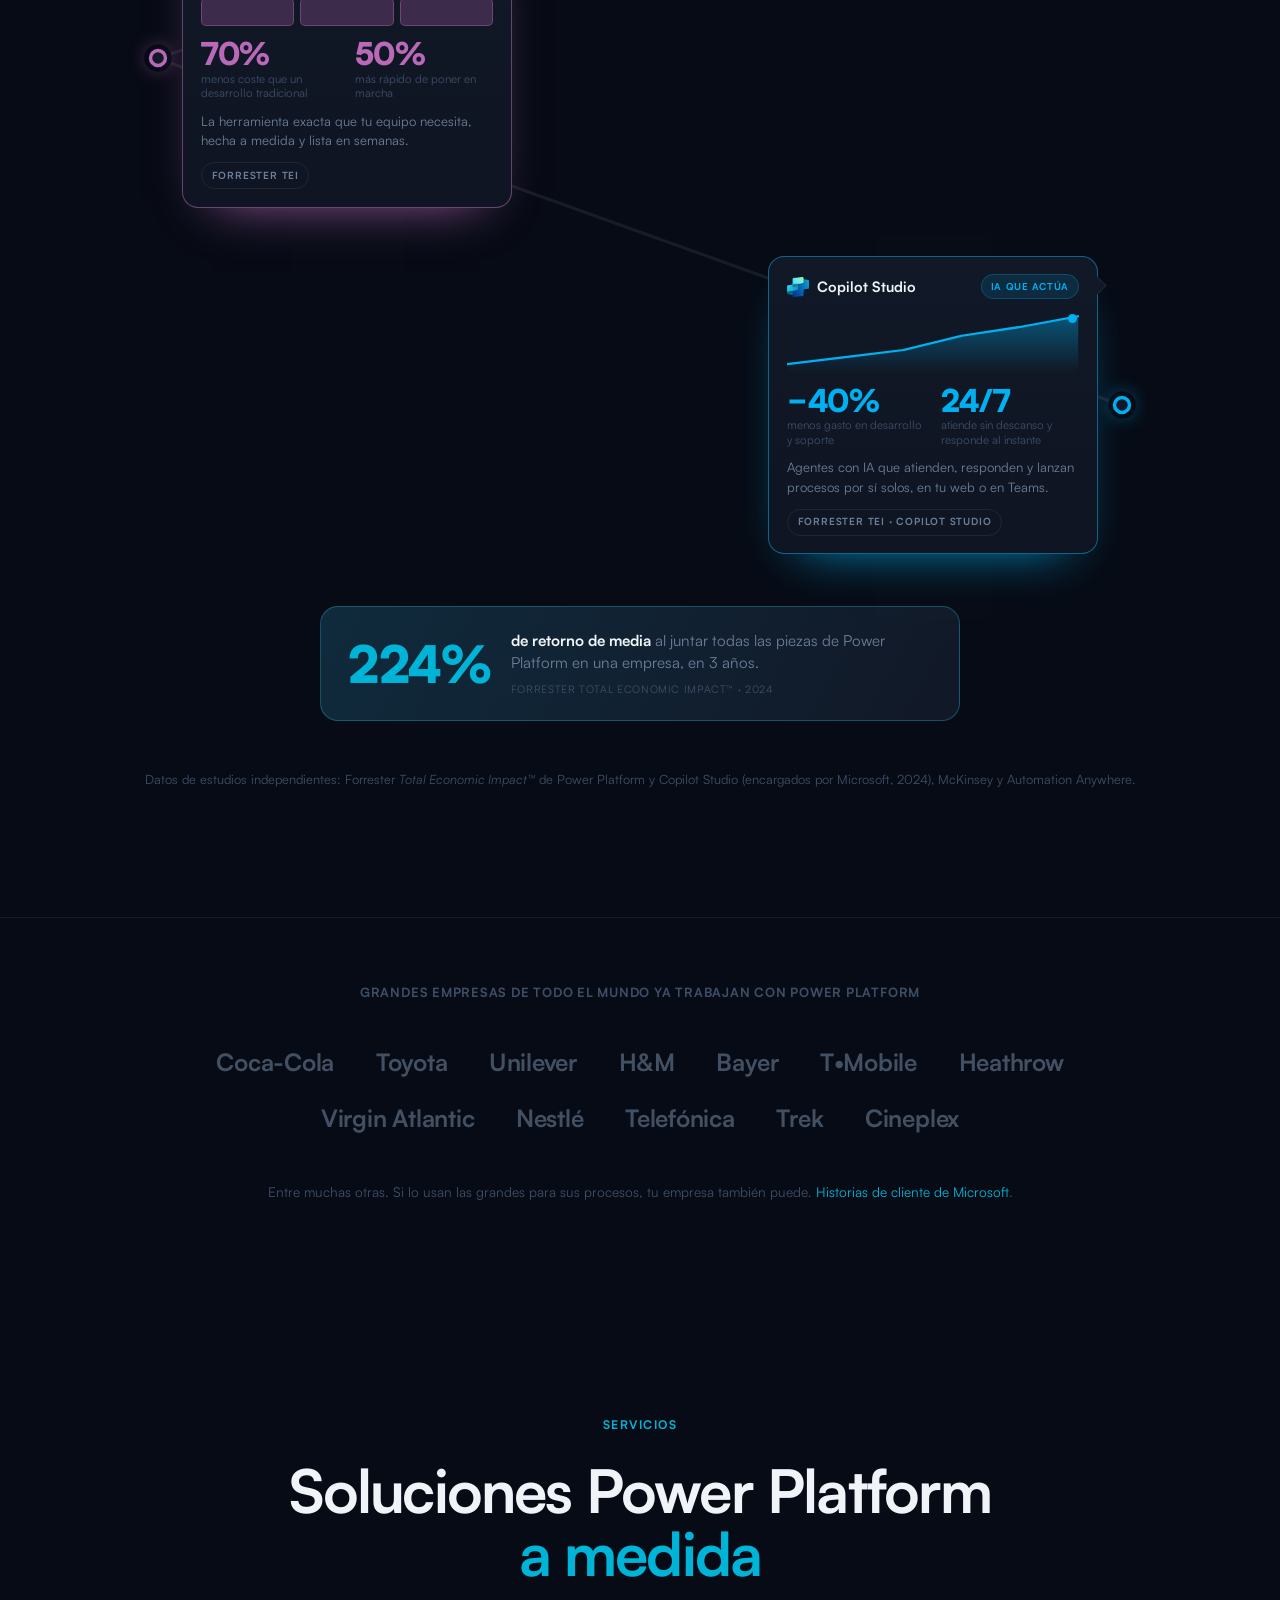
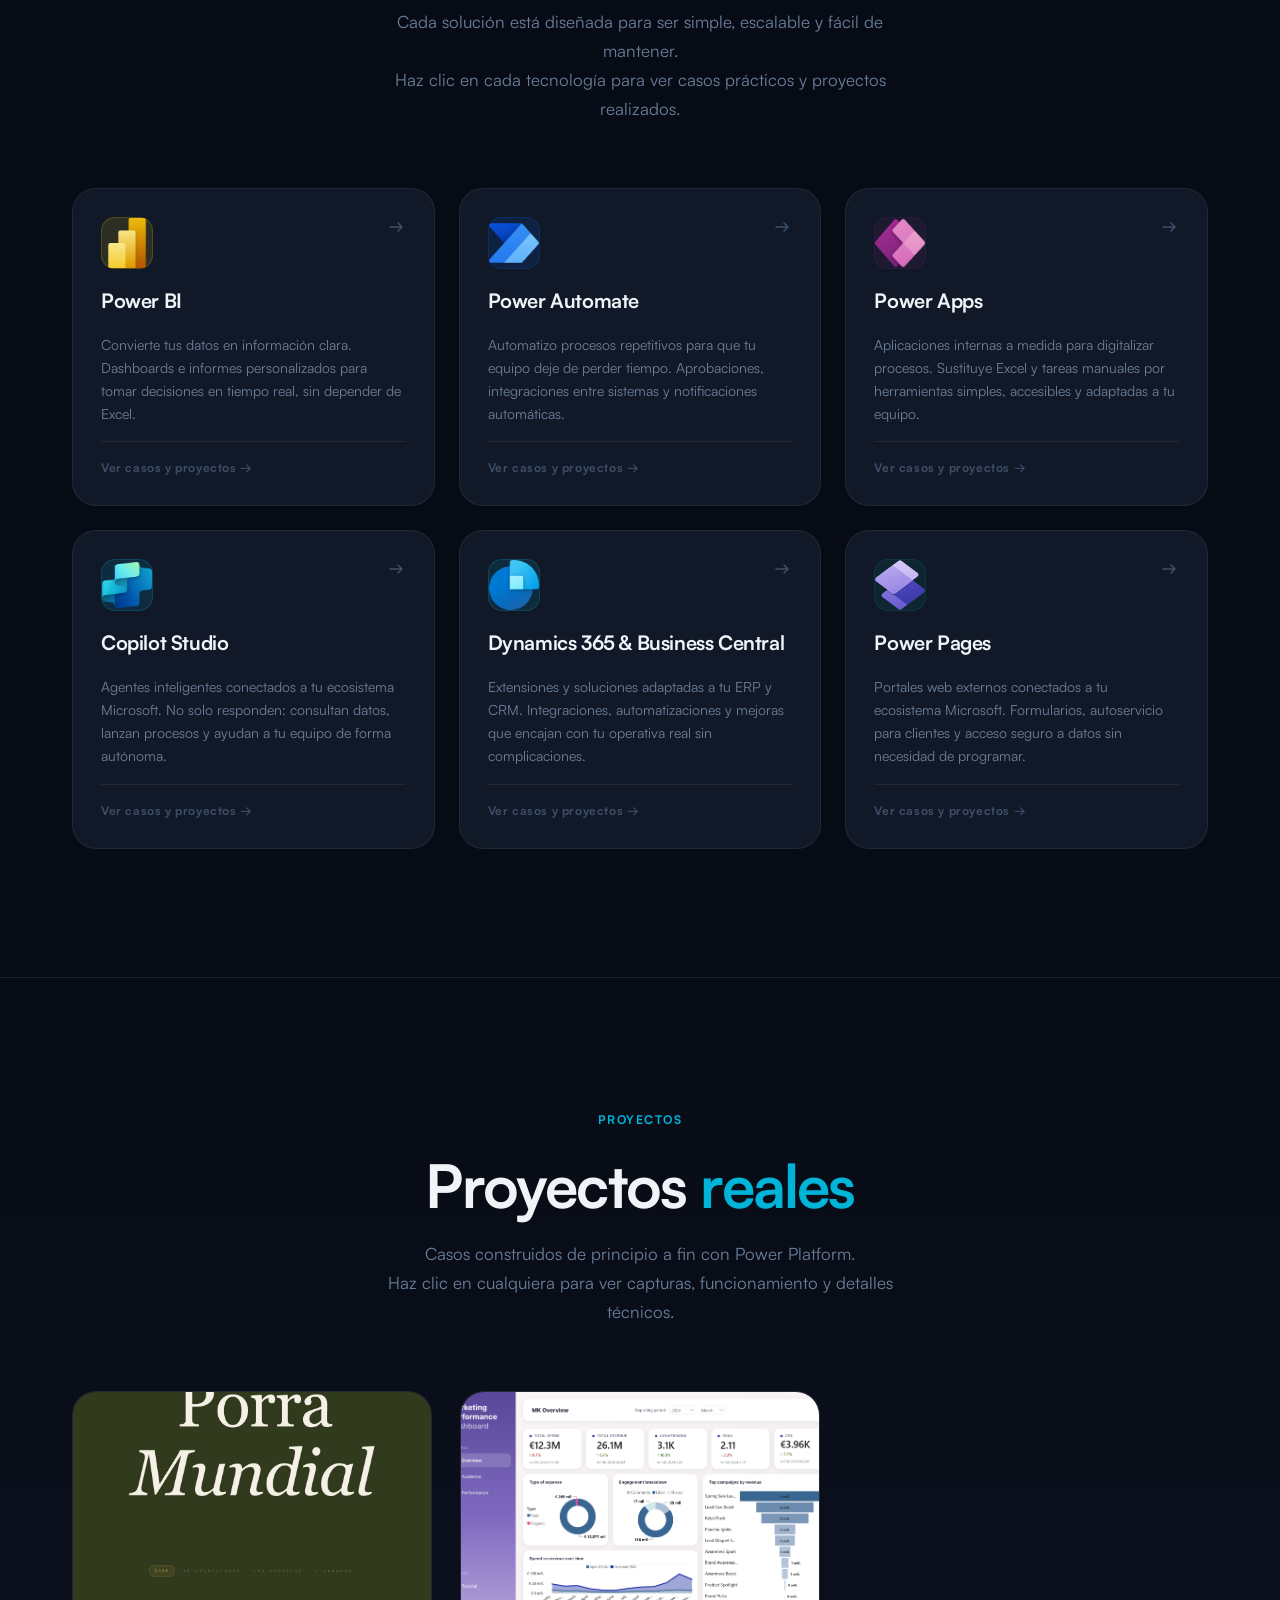
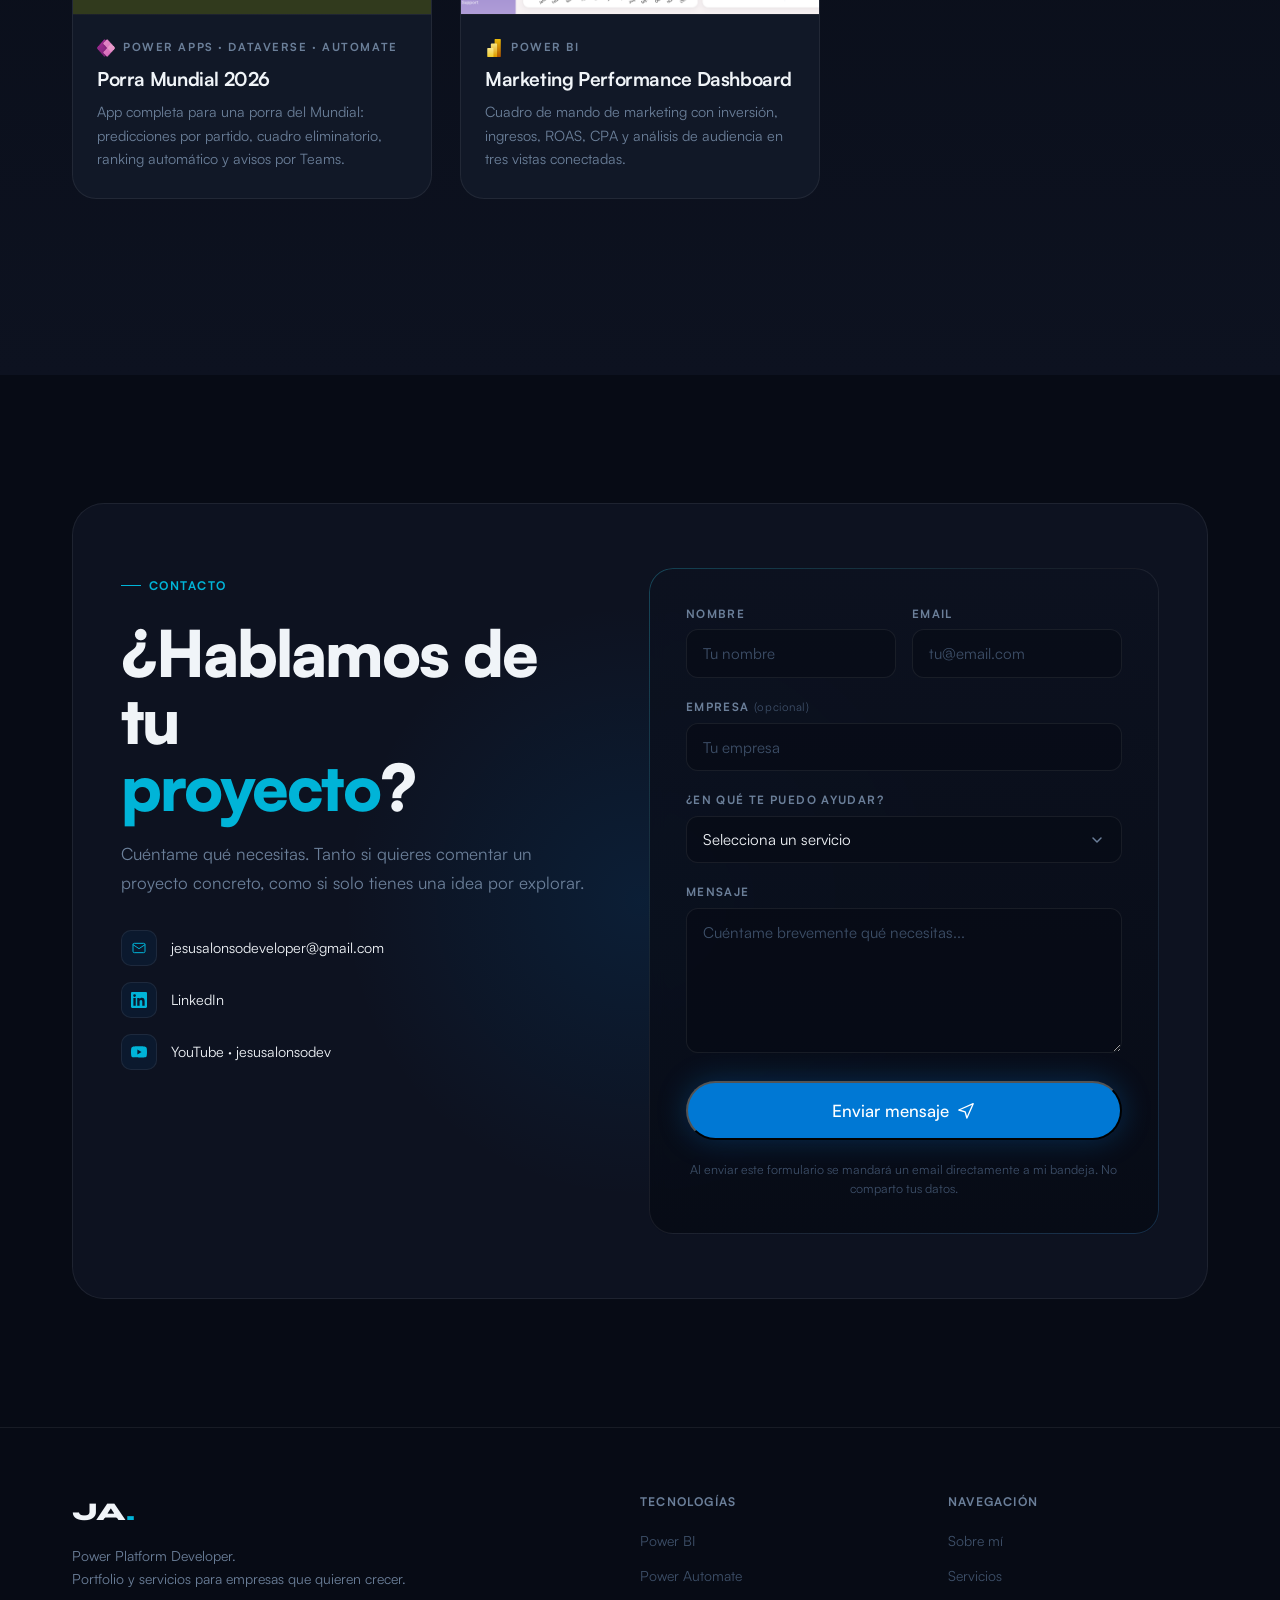
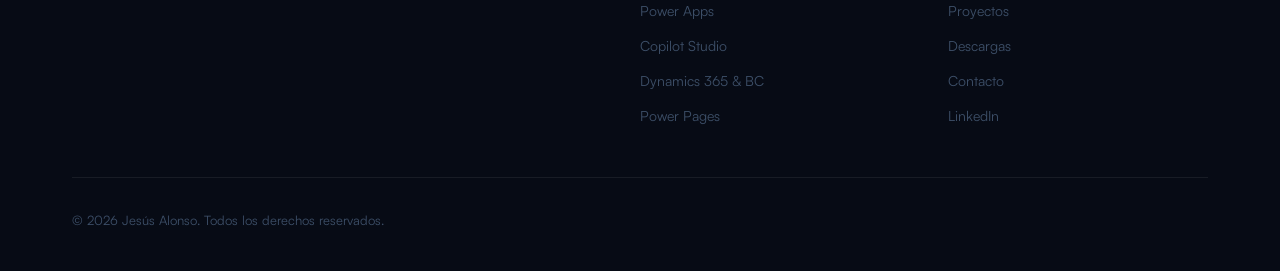
<file: contacto.html>
<!DOCTYPE html>
<html lang="es">
<head>
  <meta charset="UTF-8" />
  <meta name="viewport" content="width=device-width, initial-scale=1.0" />
  <title>Contacto — Jesús Alonso</title>
  <meta name="description" content="¿Hablamos de tu proyecto? Cuéntame qué necesitas y te respondo en menos de 24 horas." />
  <meta name="robots" content="noindex,follow" />

  <!-- Canonical apunta a la URL real (con el ancla) para SEO -->
  <link rel="canonical" href="https://jesusalonsodev.com/#contact" />

  <!-- Redirect instantáneo vía JS (la opción más rápida) -->
  <script>window.location.replace('/#contact');</script>

  <!-- Fallback sin JS: meta refresh de 0s -->
  <meta http-equiv="refresh" content="0; url=/#contact" />

  <style>
    body {
      margin: 0;
      min-height: 100vh;
      display: flex;
      align-items: center;
      justify-content: center;
      font-family: system-ui, -apple-system, sans-serif;
      background: #070b15;
      color: #c5cdd6;
      text-align: center;
      padding: 2rem;
    }
    a { color: #00b4d8; }
  </style>
</head>
<body>
  <p>
    Redirigiendo al formulario de contacto…<br />
    Si no se carga automáticamente, <a href="/#contact">haz click aquí</a>.
  </p>
</body>
</html>
</file>
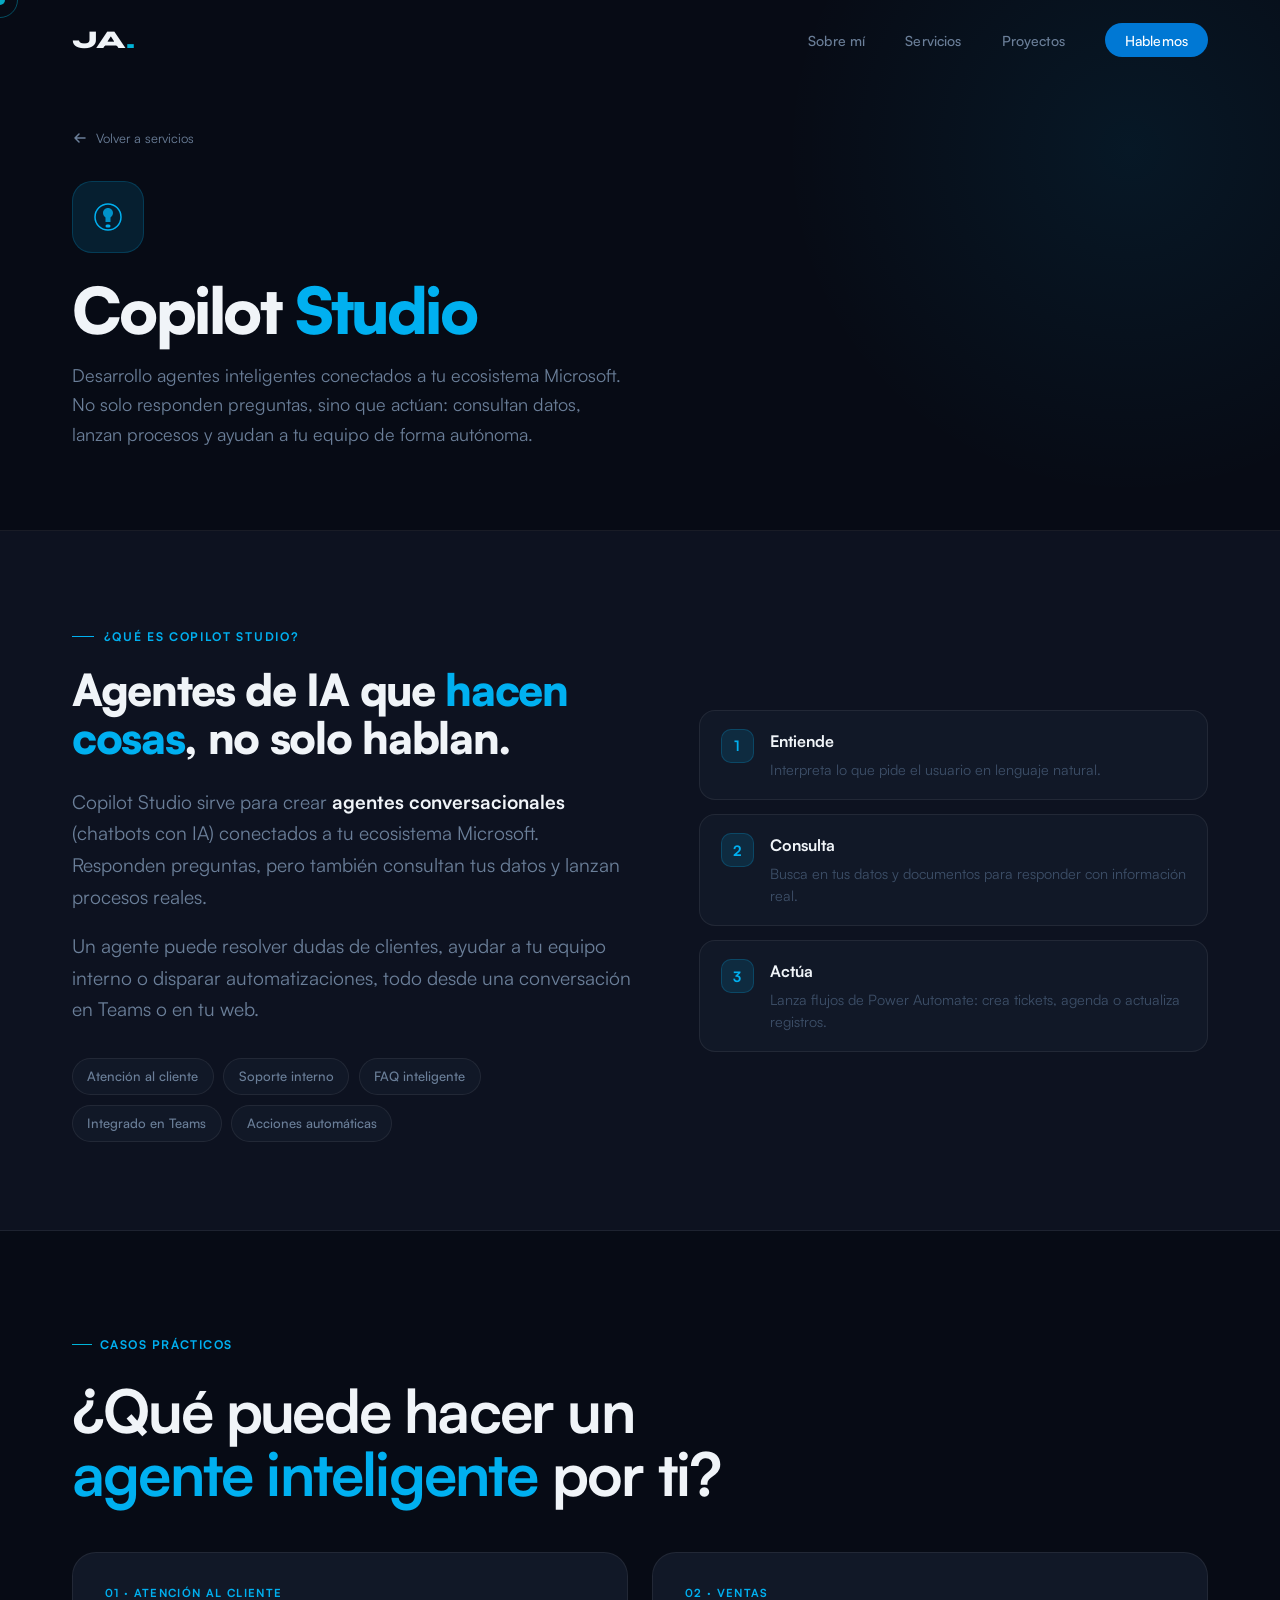
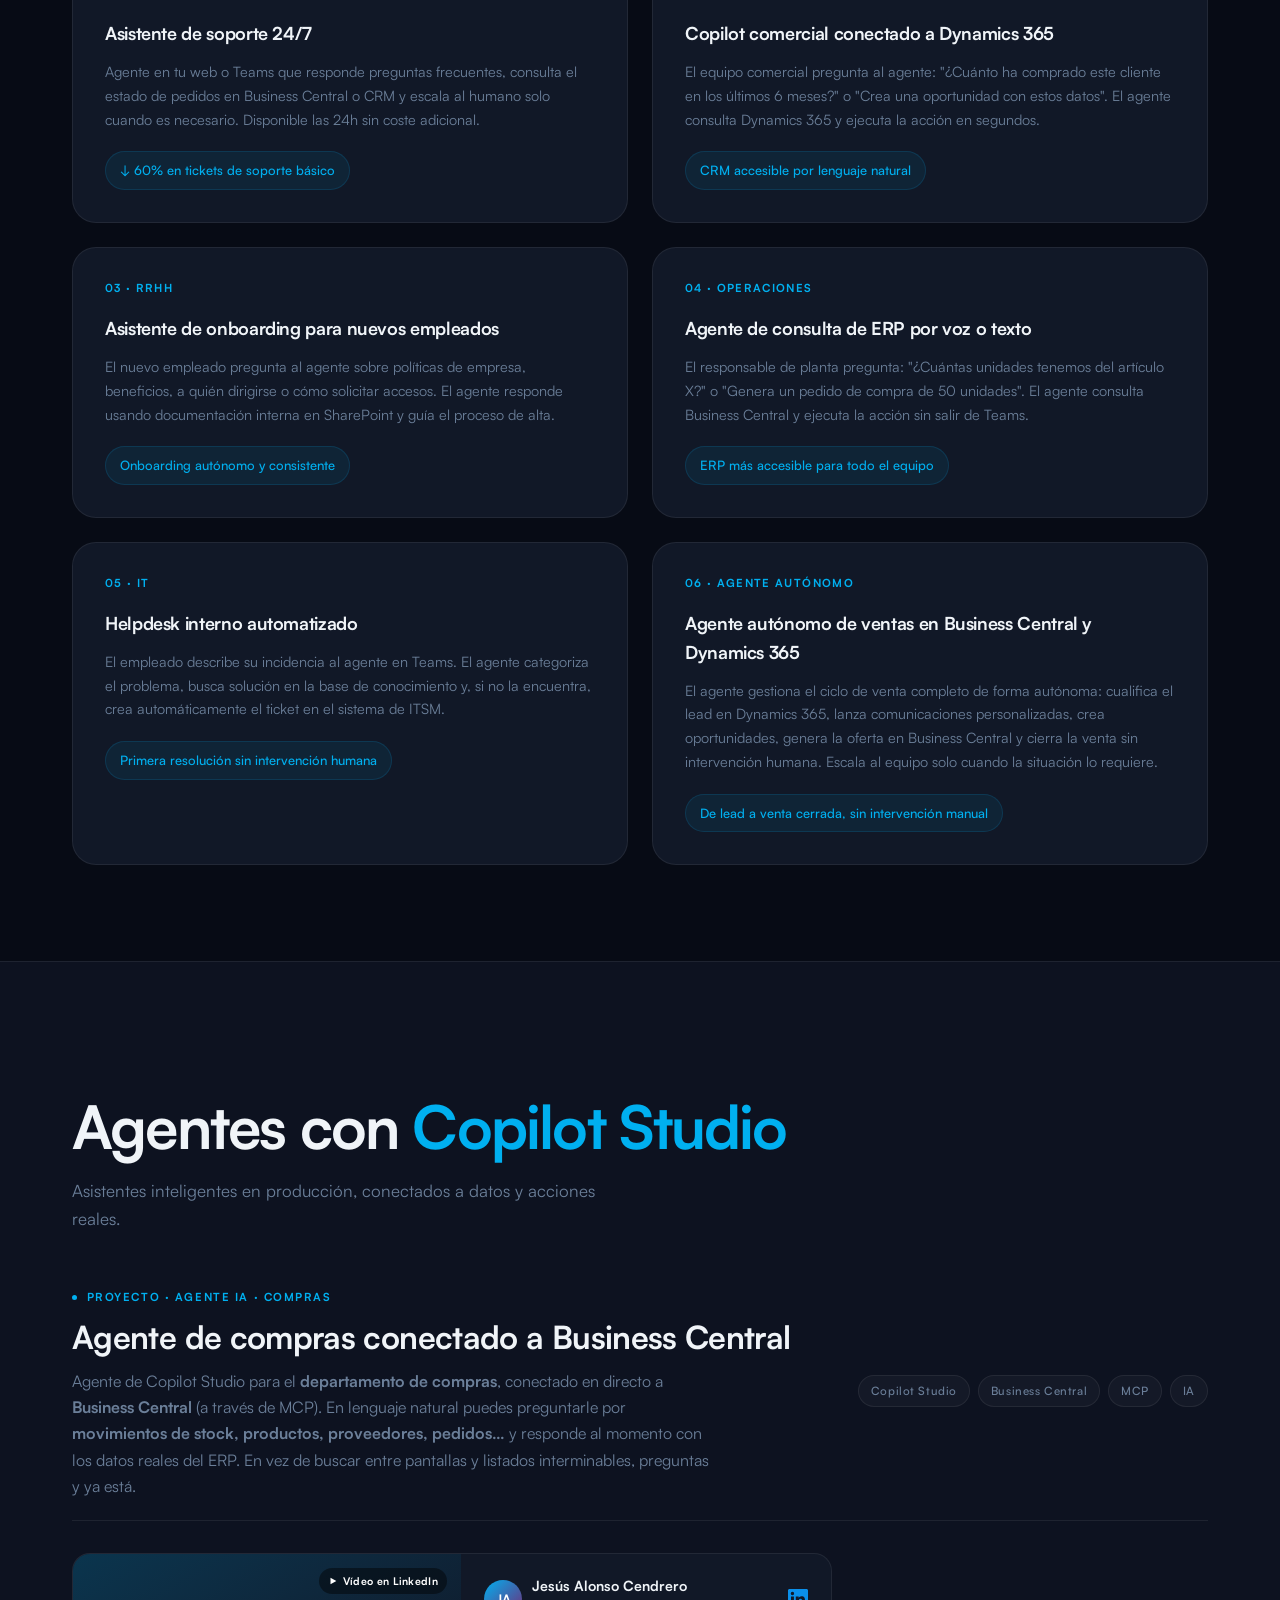
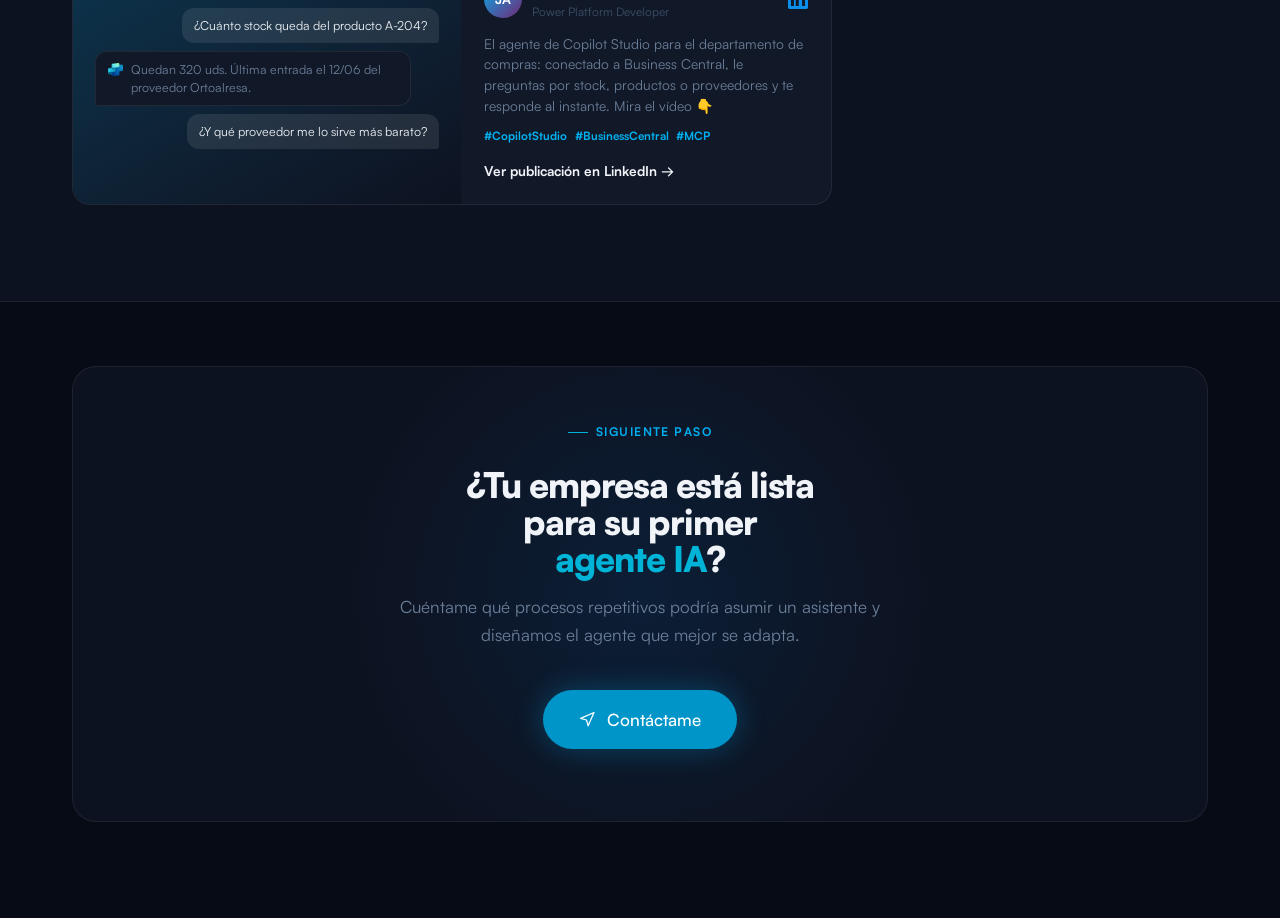
<file: pages/copilot-studio.html>
<!DOCTYPE html>
<html lang="es">
<head>
  <meta charset="UTF-8" />
  <meta name="viewport" content="width=device-width, initial-scale=1.0" />
  <title>Copilot Studio — Jesús Alonso</title>
  <link rel="preconnect" href="https://fonts.googleapis.com" />
  <link rel="preconnect" href="https://fonts.gstatic.com" crossorigin />
  <link href="https://fonts.googleapis.com/css2?family=Syne:wght@400;500;600;700;800&family=DM+Sans:ital,opsz,wght@0,9..40,300;0,9..40,400;0,9..40,500;1,9..40,300&display=swap" rel="stylesheet" />
  <link rel="stylesheet" href="../css/styles.css" />
  <style>
    .detail-icon-large { background: rgba(0,176,240,0.12); border: 1px solid rgba(0,176,240,0.2); }
    .detail-title span { color: #00B0F0; }
    .case-number { color: #00B0F0; }
    .case-result { color: #00B0F0; background: rgba(0,176,240,0.08); border-color: rgba(0,176,240,0.15); }
    .case-card:hover { border-color: rgba(0,176,240,0.3); }
    .section-title em { color: #00B0F0 !important; }
    .detail-hero::after {
      content: '';
      position: absolute;
      top: -200px; right: -200px;
      width: 700px; height: 700px;
      background: radial-gradient(circle, rgba(0,176,240,0.08) 0%, transparent 70%);
      pointer-events: none;
    }
  </style>
</head>
<body>
  <div class="cursor" id="cursor"></div>
  <div class="cursor-trail" id="cursorTrail"></div>

  <nav class="nav scrolled" id="nav">
    <div class="nav-inner">
      <a href="../index.html" class="nav-logo">JA<span class="dot">.</span></a>
      <ul class="nav-links">
        <li><a href="../index.html#about">Sobre mí</a></li>
        <li><a href="../index.html#services">Servicios</a></li>
        <li><a href="../index.html#portfolio">Proyectos</a></li>
        <li><a href="../index.html#contact" class="nav-cta">Hablemos</a></li>
      </ul>
      <button class="nav-toggle" id="navToggle"><span></span><span></span><span></span></button>
    </div>
  </nav>

  <section class="detail-hero">
    <div class="detail-hero-bg">
      <div class="noise"></div>
    </div>
    <div class="container">
      <a href="../index.html#services" class="detail-back reveal">
        <svg viewBox="0 0 16 16" fill="none"><path d="M3 8h10M9 4l4 4-4 4" stroke="currentColor" stroke-width="1.5" stroke-linecap="round" stroke-linejoin="round"/></svg>
        Volver a servicios
      </a>
      <div class="detail-icon-large reveal">
        <svg viewBox="0 0 40 40" fill="none"><circle cx="20" cy="20" r="13" stroke="#00B0F0" stroke-width="1.5"/><path d="M15 16c0-2.8 2.2-5 5-5s5 2.2 5 5c0 1.9-1 3.5-2.5 4.4V25h-5v-4.6C16 19.5 15 17.9 15 16z" fill="#00B0F0" opacity=".8"/><rect x="17.5" y="27.5" width="5" height="3" rx="1.5" fill="#00B0F0"/></svg>
      </div>
      <h1 class="detail-title reveal">Copilot <span>Studio</span></h1>
      <p class="detail-subtitle reveal">
        Desarrollo agentes inteligentes conectados a tu ecosistema Microsoft. No solo responden preguntas, sino que actúan: consultan datos, lanzan procesos y ayudan a tu equipo de forma autónoma.
      </p>
    </div>
  </section>

  <!-- ¿QUÉ ES...? -->
  <section class="tech-intro" style="--accent:#00B0F0">
    <div class="container">
      <div class="tech-intro-grid">
        <div class="tech-intro-copy">
          <div class="tech-intro-eyebrow reveal">¿Qué es Copilot Studio?</div>
          <h2 class="tech-intro-title reveal">Agentes de IA que <em>hacen cosas</em>, no solo hablan.</h2>
          <p class="tech-intro-lead reveal">Copilot Studio sirve para crear <strong>agentes conversacionales</strong> (chatbots con IA) conectados a tu ecosistema Microsoft. Responden preguntas, pero también consultan tus datos y lanzan procesos reales.</p>
          <p class="tech-intro-lead reveal">Un agente puede resolver dudas de clientes, ayudar a tu equipo interno o disparar automatizaciones, todo desde una conversación en Teams o en tu web.</p>
          <div class="tech-uses reveal">
            <span class="tech-use-chip">Atención al cliente</span>
            <span class="tech-use-chip">Soporte interno</span>
            <span class="tech-use-chip">FAQ inteligente</span>
            <span class="tech-use-chip">Integrado en Teams</span>
            <span class="tech-use-chip">Acciones automáticas</span>
          </div>
        </div>
        <div class="tech-points">
          <div class="tech-point reveal"><div class="tech-point-num">1</div><div><h4>Entiende</h4><p>Interpreta lo que pide el usuario en lenguaje natural.</p></div></div>
          <div class="tech-point reveal"><div class="tech-point-num">2</div><div><h4>Consulta</h4><p>Busca en tus datos y documentos para responder con información real.</p></div></div>
          <div class="tech-point reveal"><div class="tech-point-num">3</div><div><h4>Actúa</h4><p>Lanza flujos de Power Automate: crea tickets, agenda o actualiza registros.</p></div></div>
        </div>
      </div>
    </div>
  </section>

  <section class="detail-cases">
    <div class="container">
      <div class="section-tag reveal" style="color: #00B0F0;">Casos prácticos</div>
      <h2 class="section-title reveal" style="margin-bottom: 3rem;">
        ¿Qué puede hacer un<br /><em>agente inteligente</em> por ti?
      </h2>
      <div class="cases-grid">

        <div class="case-card reveal">
          <div class="case-number">01 · Atención al cliente</div>
          <h3 class="case-title">Asistente de soporte 24/7</h3>
          <p class="case-desc">Agente en tu web o Teams que responde preguntas frecuentes, consulta el estado de pedidos en Business Central o CRM y escala al humano solo cuando es necesario. Disponible las 24h sin coste adicional.</p>
          <span class="case-result">↓ 60% en tickets de soporte básico</span>
        </div>

        <div class="case-card reveal">
          <div class="case-number">02 · Ventas</div>
          <h3 class="case-title">Copilot comercial conectado a Dynamics 365</h3>
          <p class="case-desc">El equipo comercial pregunta al agente: "¿Cuánto ha comprado este cliente en los últimos 6 meses?" o "Crea una oportunidad con estos datos". El agente consulta Dynamics 365 y ejecuta la acción en segundos.</p>
          <span class="case-result">CRM accesible por lenguaje natural</span>
        </div>

        <div class="case-card reveal">
          <div class="case-number">03 · RRHH</div>
          <h3 class="case-title">Asistente de onboarding para nuevos empleados</h3>
          <p class="case-desc">El nuevo empleado pregunta al agente sobre políticas de empresa, beneficios, a quién dirigirse o cómo solicitar accesos. El agente responde usando documentación interna en SharePoint y guía el proceso de alta.</p>
          <span class="case-result">Onboarding autónomo y consistente</span>
        </div>

        <div class="case-card reveal">
          <div class="case-number">04 · Operaciones</div>
          <h3 class="case-title">Agente de consulta de ERP por voz o texto</h3>
          <p class="case-desc">El responsable de planta pregunta: "¿Cuántas unidades tenemos del artículo X?" o "Genera un pedido de compra de 50 unidades". El agente consulta Business Central y ejecuta la acción sin salir de Teams.</p>
          <span class="case-result">ERP más accesible para todo el equipo</span>
        </div>

        <div class="case-card reveal">
          <div class="case-number">05 · IT</div>
          <h3 class="case-title">Helpdesk interno automatizado</h3>
          <p class="case-desc">El empleado describe su incidencia al agente en Teams. El agente categoriza el problema, busca solución en la base de conocimiento y, si no la encuentra, crea automáticamente el ticket en el sistema de ITSM.</p>
          <span class="case-result">Primera resolución sin intervención humana</span>
        </div>

        <div class="case-card reveal">
          <div class="case-number">06 · Agente Autónomo</div>
          <h3 class="case-title">Agente autónomo de ventas en Business Central y Dynamics 365</h3>
          <p class="case-desc">El agente gestiona el ciclo de venta completo de forma autónoma: cualifica el lead en Dynamics 365, lanza comunicaciones personalizadas, crea oportunidades, genera la oferta en Business Central y cierra la venta sin intervención humana. Escala al equipo solo cuando la situación lo requiere.</p>
          <span class="case-result">De lead a venta cerrada, sin intervención manual</span>
        </div>

      </div>
    </div>
  </section>

  <!-- ============================================================
       PROYECTOS REALIZADOS
       ============================================================ -->
  <!-- "Proyectos realizados" oculto hasta tener proyectos publicados.
       Para reactivar: quitar el atributo hidden de la línea siguiente. -->
  <section class="detail-projects" id="proyectos">
    <div class="container">
      <div class="detail-projects-header">
        <div class="section-tag reveal" style="color:#00B0F0;">Proyectos realizados</div>
        <h2 class="section-title reveal">
          Agentes con <em style="color:#00B0F0">Copilot Studio</em>
        </h2>
        <p class="section-desc reveal" style="margin-top:1.25rem;">
          Asistentes inteligentes en producción, conectados a datos y acciones reales.
        </p>
      </div>

      <article class="project-block reveal" id="proyecto-agente-compras" style="--accent:#00B0F0">
        <div class="project-head">
          <div class="project-head-left">
            <div class="project-meta" style="color:#00B0F0;">
              <span class="meta-dot"></span>
              <span>Proyecto · Agente IA · Compras</span>
            </div>
            <h3 class="project-title">Agente de compras conectado a Business Central</h3>
            <p class="project-summary">
              Agente de Copilot Studio para el <strong>departamento de compras</strong>, conectado en directo a <strong>Business Central</strong> (a través de MCP). En lenguaje natural puedes preguntarle por <strong>movimientos de stock, productos, proveedores, pedidos…</strong> y responde al momento con los datos reales del ERP. En vez de buscar entre pantallas y listados interminables, preguntas y ya está.
            </p>
          </div>
          <div class="project-tags">
            <span class="project-tag">Copilot Studio</span>
            <span class="project-tag">Business Central</span>
            <span class="project-tag">MCP</span>
            <span class="project-tag">IA</span>
          </div>
        </div>

        <!-- Miniatura de la publicación de LinkedIn (con vídeo) -->
        <a class="li-post-card" href="https://www.linkedin.com/posts/jes%C3%BAs-alonso-cendrero-a68b97226_copilotstudio-businesscentral-mcp-activity-7472671856018427906-E_np" target="_blank" rel="noopener noreferrer">
          <div class="li-post-media">
            <span class="li-post-badge">
              <svg width="10" height="10" viewBox="0 0 24 24" fill="currentColor" aria-hidden="true"><polygon points="6,4 20,12 6,20"/></svg>
              Vídeo en LinkedIn
            </span>
            <div class="chat-demo" aria-hidden="true">
              <div class="chat-q">¿Cuánto stock queda del producto A-204?</div>
              <div class="chat-a">
                <img src="../img/CopilotStudioLogo.webp" alt="" />
                <span>Quedan 320 uds. Última entrada el 12/06 del proveedor Ortoalresa.</span>
              </div>
              <div class="chat-q">¿Y qué proveedor me lo sirve más barato?</div>
            </div>
          </div>
          <div class="li-post-body">
            <div class="li-post-author">
              <span class="li-post-avatar">JA</span>
              <div>
                <strong>Jesús Alonso Cendrero</strong>
                <small>Power Platform Developer</small>
              </div>
              <svg class="li-post-logo" viewBox="0 0 24 24" fill="currentColor" aria-hidden="true"><path d="M20.447 20.452h-3.554v-5.569c0-1.328-.027-3.037-1.852-3.037-1.853 0-2.136 1.445-2.136 2.939v5.667H9.351V9h3.414v1.561h.046c.477-.9 1.637-1.85 3.37-1.85 3.601 0 4.267 2.37 4.267 5.455v6.286zM5.337 7.433a2.062 2.062 0 0 1-2.063-2.065 2.064 2.064 0 1 1 2.063 2.065zm1.782 13.019H3.555V9h3.564v11.452zM22.225 0H1.771C.792 0 0 .774 0 1.729v20.542C0 23.227.792 24 1.771 24h20.451C23.2 24 24 23.227 24 22.271V1.729C24 .774 23.2 0 22.222 0h.003z"/></svg>
            </div>
            <p class="li-post-text">
              El agente de Copilot Studio para el departamento de compras: conectado a Business Central, le preguntas por stock, productos o proveedores y te responde al instante. Mira el vídeo 👇
            </p>
            <div class="li-post-tags">
              <span>#CopilotStudio</span><span>#BusinessCentral</span><span>#MCP</span>
            </div>
            <span class="li-post-cta">Ver publicación en LinkedIn →</span>
          </div>
        </a>
      </article>

      <!--
      ===================================================================
      PLANTILLA NUEVO PROYECTO COPILOT STUDIO
      Copia la estructura del bloque visible y rellena los datos.
      =================================================================== -->
    </div>
  </section>

  <section class="detail-cta">
    <div class="container">
      <div class="detail-cta-inner">
        <div class="contact-bg-glow"></div>
        <div class="section-tag reveal" style="justify-content:center;color:#00B0F0;">Siguiente paso</div>
        <h2 class="contact-title reveal">¿Tu empresa está lista <br />para su primer <br /><em>agente IA</em>?</h2>
        <p class="contact-desc reveal">Cuéntame qué procesos repetitivos podría asumir un asistente y diseñamos el agente que mejor se adapta.</p>
        <div class="contact-actions reveal">
          <a href="../index.html#contact" class="btn btn-primary btn-large" style="background:#0095c8;box-shadow:0 0 30px rgba(0,176,240,0.3)">
            <svg width="20" height="20" viewBox="0 0 24 24" fill="none" stroke="currentColor" stroke-width="1.5"><path d="M2 10l16-7-7 16-2-7-7-2z" stroke-linejoin="round"/></svg>
            <span>Contáctame</span>
          </a>
        </div>
      </div>
    </div>
  </section>

  <script src="../js/main.js"></script>
</body>
</html>
</file>
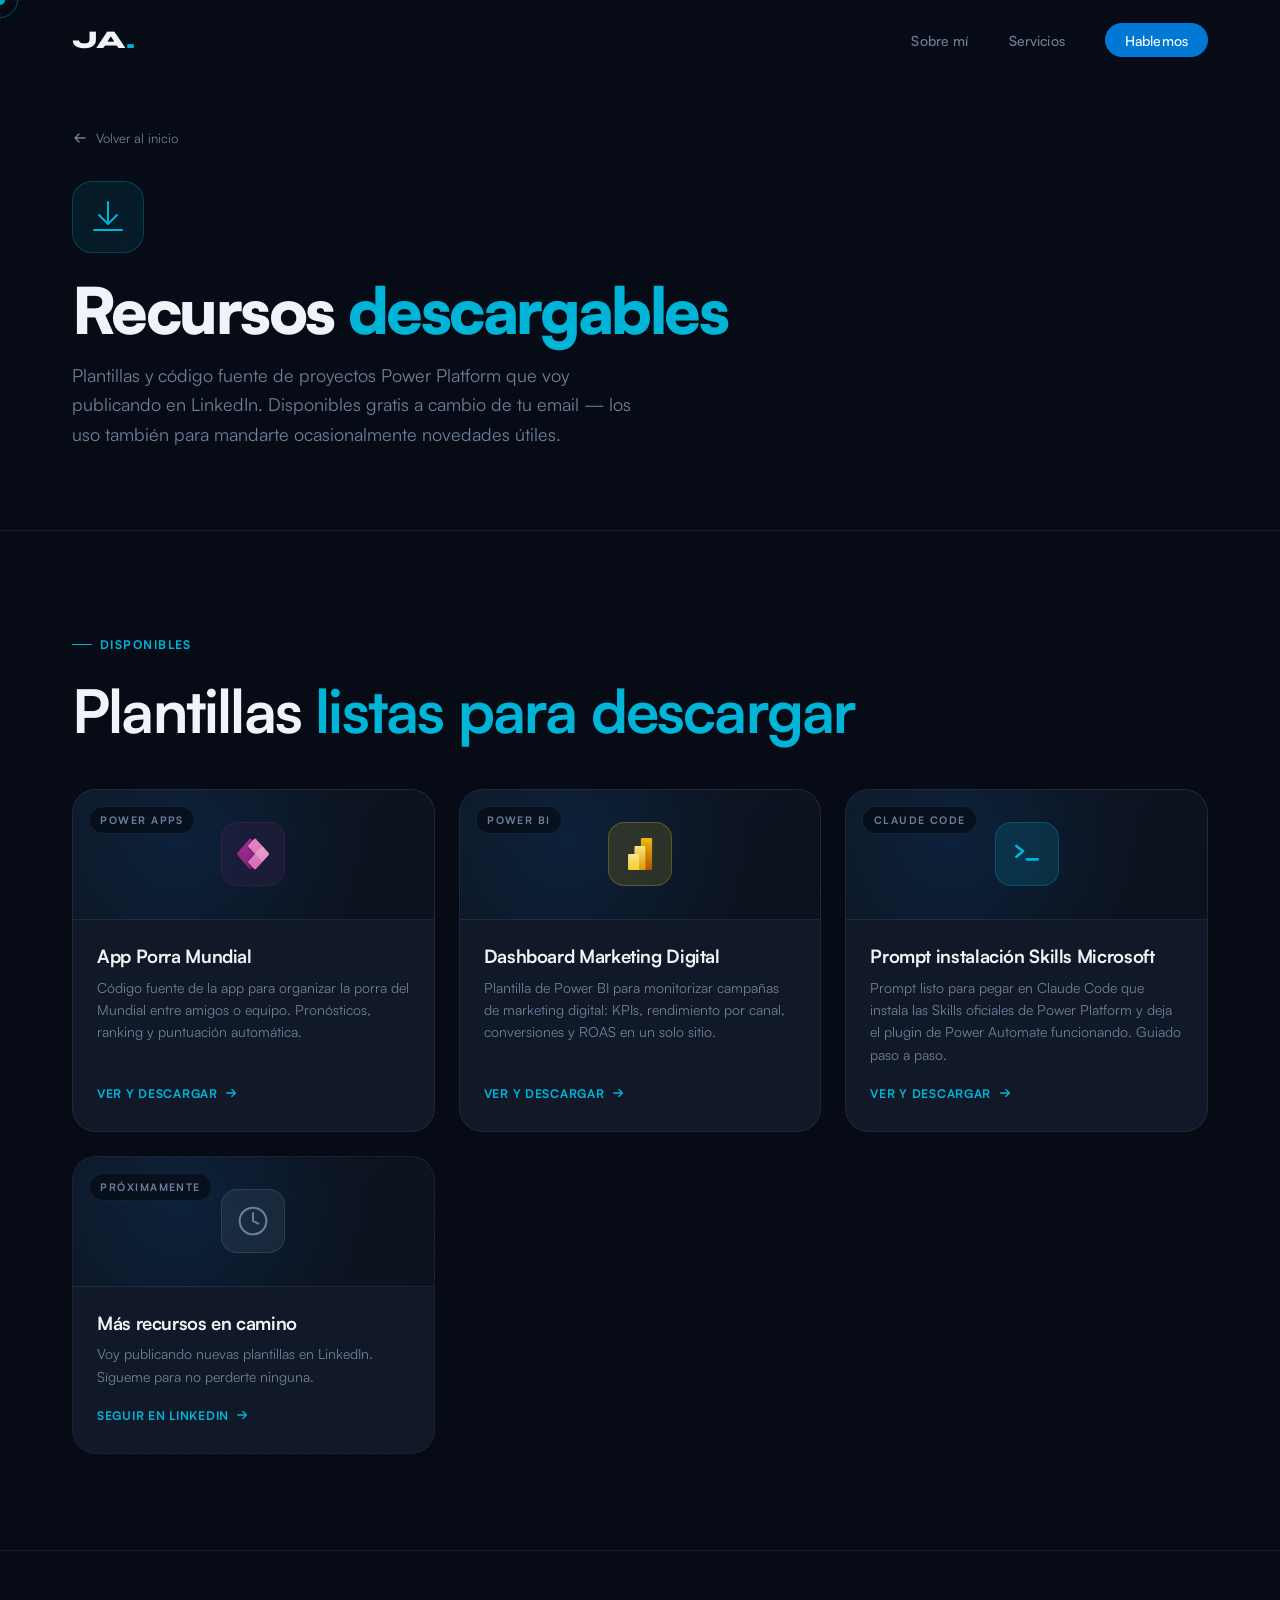
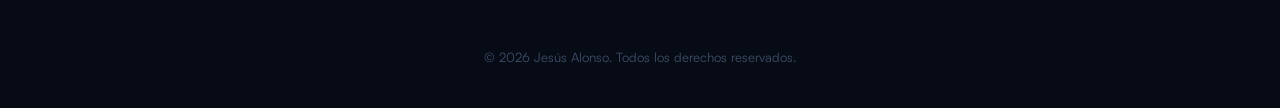
<file: pages/descargas.html>
<!DOCTYPE html>
<html lang="es">
<head>
  <meta charset="UTF-8" />
  <meta name="viewport" content="width=device-width, initial-scale=1.0" />
  <title>Descargas — Jesús Alonso</title>
  <meta name="description" content="Plantillas y código fuente de proyectos Power Platform listos para descargar." />
  <link rel="preconnect" href="https://fonts.googleapis.com" />
  <link rel="preconnect" href="https://fonts.gstatic.com" crossorigin />
  <link href="https://fonts.googleapis.com/css2?family=Syne:wght@400;500;600;700;800&family=DM+Sans:ital,opsz,wght@0,9..40,300;0,9..40,400;0,9..40,500;1,9..40,300&display=swap" rel="stylesheet" />
  <link rel="stylesheet" href="../css/styles.css" />
</head>
<body>
  <div class="cursor" id="cursor"></div>
  <div class="cursor-trail" id="cursorTrail"></div>

  <nav class="nav scrolled" id="nav">
    <div class="nav-inner">
      <a href="../index.html" class="nav-logo">JA<span class="dot">.</span></a>
      <ul class="nav-links">
        <li><a href="../index.html#about">Sobre mí</a></li>
        <li><a href="../index.html#services">Servicios</a></li>
        <!-- <li><a href="../index.html#portfolio">Proyectos</a></li> · oculto -->
        <li><a href="../index.html#contact" class="nav-cta">Hablemos</a></li>
      </ul>
      <button class="nav-toggle" id="navToggle"><span></span><span></span><span></span></button>
    </div>
  </nav>

  <section class="detail-hero">
    <div class="detail-hero-bg">
      <div class="grid-overlay"></div>
      <div class="noise"></div>
    </div>
    <div class="container">
      <a href="../index.html" class="detail-back reveal">
        <svg viewBox="0 0 16 16" fill="none"><path d="M3 8h10M9 4l4 4-4 4" stroke="currentColor" stroke-width="1.5" stroke-linecap="round" stroke-linejoin="round"/></svg>
        Volver al inicio
      </a>
      <div class="detail-icon-large reveal" style="background:rgba(0,180,216,0.1);border:1px solid rgba(0,180,216,0.25);">
        <svg viewBox="0 0 40 40" fill="none" stroke="#00b4d8" stroke-width="2"><path d="M20 5v22M11 18l9 9 9-9M6 33h28" stroke-linecap="round" stroke-linejoin="round"/></svg>
      </div>
      <h1 class="detail-title reveal">Recursos <span style="color:#00b4d8;">descargables</span></h1>
      <p class="detail-subtitle reveal">
        Plantillas y código fuente de proyectos Power Platform que voy publicando en LinkedIn. Disponibles gratis a cambio de tu email — los uso también para mandarte ocasionalmente novedades útiles.
      </p>
    </div>
  </section>

  <section class="detail-cases">
    <div class="container">
      <div class="section-tag reveal" style="color:#00b4d8;">Disponibles</div>
      <h2 class="section-title reveal" style="margin-bottom: 3rem;">
        Plantillas <em>listas para descargar</em>
      </h2>

      <div class="downloads-grid">

        <!-- App Porra Mundial -->
        <a href="descargas/porra-mundial.html" class="download-card reveal">
          <div class="download-card-media">
            <div class="download-card-icon" style="--icon-color:#742774;">
              <img src="../img/PowerappsLogo.svg.png" alt="Power Apps" />
            </div>
            <span class="download-card-tech">Power Apps</span>
          </div>
          <div class="download-card-body">
            <h3>App Porra Mundial</h3>
            <p>Código fuente de la app para organizar la porra del Mundial entre amigos o equipo. Pronósticos, ranking y puntuación automática.</p>
            <span class="download-card-cta">Ver y descargar <svg width="14" height="14" viewBox="0 0 16 16" fill="none"><path d="M3 8h10M9 4l4 4-4 4" stroke="currentColor" stroke-width="1.5" stroke-linecap="round" stroke-linejoin="round"/></svg></span>
          </div>
        </a>

        <!-- Dashboard Marketing Digital (Power BI) -->
        <a href="descargas/marketing-digital-powerbi.html" class="download-card reveal">
          <div class="download-card-media">
            <div class="download-card-icon" style="--icon-color:#F2C811;">
              <img src="../img/Power bi.svg.png" alt="Power BI" />
            </div>
            <span class="download-card-tech">Power BI</span>
          </div>
          <div class="download-card-body">
            <h3>Dashboard Marketing Digital</h3>
            <p>Plantilla de Power BI para monitorizar campañas de marketing digital: KPIs, rendimiento por canal, conversiones y ROAS en un solo sitio.</p>
            <span class="download-card-cta">Ver y descargar <svg width="14" height="14" viewBox="0 0 16 16" fill="none"><path d="M3 8h10M9 4l4 4-4 4" stroke="currentColor" stroke-width="1.5" stroke-linecap="round" stroke-linejoin="round"/></svg></span>
          </div>
        </a>

        <!-- Prompt instalación Skills Microsoft (Claude Code) -->
        <a href="descargas/prompt-skills-microsoft.html" class="download-card reveal">
          <div class="download-card-media">
            <div class="download-card-icon" style="--icon-color:#00b4d8;">
              <svg viewBox="0 0 24 24" fill="none" stroke="#00b4d8" stroke-width="2"><path d="M4 6l5 4-5 4M12 16h8" stroke-linecap="round" stroke-linejoin="round"/></svg>
            </div>
            <span class="download-card-tech">Claude Code</span>
          </div>
          <div class="download-card-body">
            <h3>Prompt instalación Skills Microsoft</h3>
            <p>Prompt listo para pegar en Claude Code que instala las Skills oficiales de Power Platform y deja el plugin de Power Automate funcionando. Guiado paso a paso.</p>
            <span class="download-card-cta">Ver y descargar <svg width="14" height="14" viewBox="0 0 16 16" fill="none"><path d="M3 8h10M9 4l4 4-4 4" stroke="currentColor" stroke-width="1.5" stroke-linecap="round" stroke-linejoin="round"/></svg></span>
          </div>
        </a>

        <!--
        ===================================================================
        PLANTILLA NUEVO RECURSO DESCARGABLE
        Duplica el bloque de la Porra Mundial y modifica:
          - href → descargas/[slug-del-recurso].html
          - icono y tecnología
          - título y descripción
        Crea también el archivo descargas/[slug].html copiando porra-mundial.html
        y cambia el slug en <meta name="recurso-slug"> y en <body data-recurso-slug>
        Inserta una fila en la tabla `recursos` de Supabase con el mismo slug.
        ===================================================================
        -->

        <!-- Próximamente placeholder -->
        <div class="download-card download-card-empty reveal">
          <div class="download-card-media">
            <div class="download-card-icon" style="--icon-color:#6b7f99;">
              <svg viewBox="0 0 24 24" fill="none" stroke="currentColor" stroke-width="1.5"><circle cx="12" cy="12" r="10"/><path d="M12 6v6l4 2" stroke-linecap="round" stroke-linejoin="round"/></svg>
            </div>
            <span class="download-card-tech">Próximamente</span>
          </div>
          <div class="download-card-body">
            <h3>Más recursos en camino</h3>
            <p>Voy publicando nuevas plantillas en LinkedIn. Sígueme para no perderte ninguna.</p>
            <a href="https://www.linkedin.com/in/jesús-alonso-cendrero-a68b97226" target="_blank" rel="noopener noreferrer" class="download-card-cta">Seguir en LinkedIn <svg width="14" height="14" viewBox="0 0 16 16" fill="none"><path d="M3 8h10M9 4l4 4-4 4" stroke="currentColor" stroke-width="1.5" stroke-linecap="round" stroke-linejoin="round"/></svg></a>
          </div>
        </div>

      </div>
    </div>
  </section>

  <!-- FOOTER -->
  <footer class="footer">
    <div class="container">
      <div class="footer-bottom" style="border-top:none;text-align:center;">
        <p>© 2026 Jesús Alonso. Todos los derechos reservados.</p>
      </div>
    </div>
  </footer>

  <script src="../js/main.js"></script>
</body>
</html>
</file>
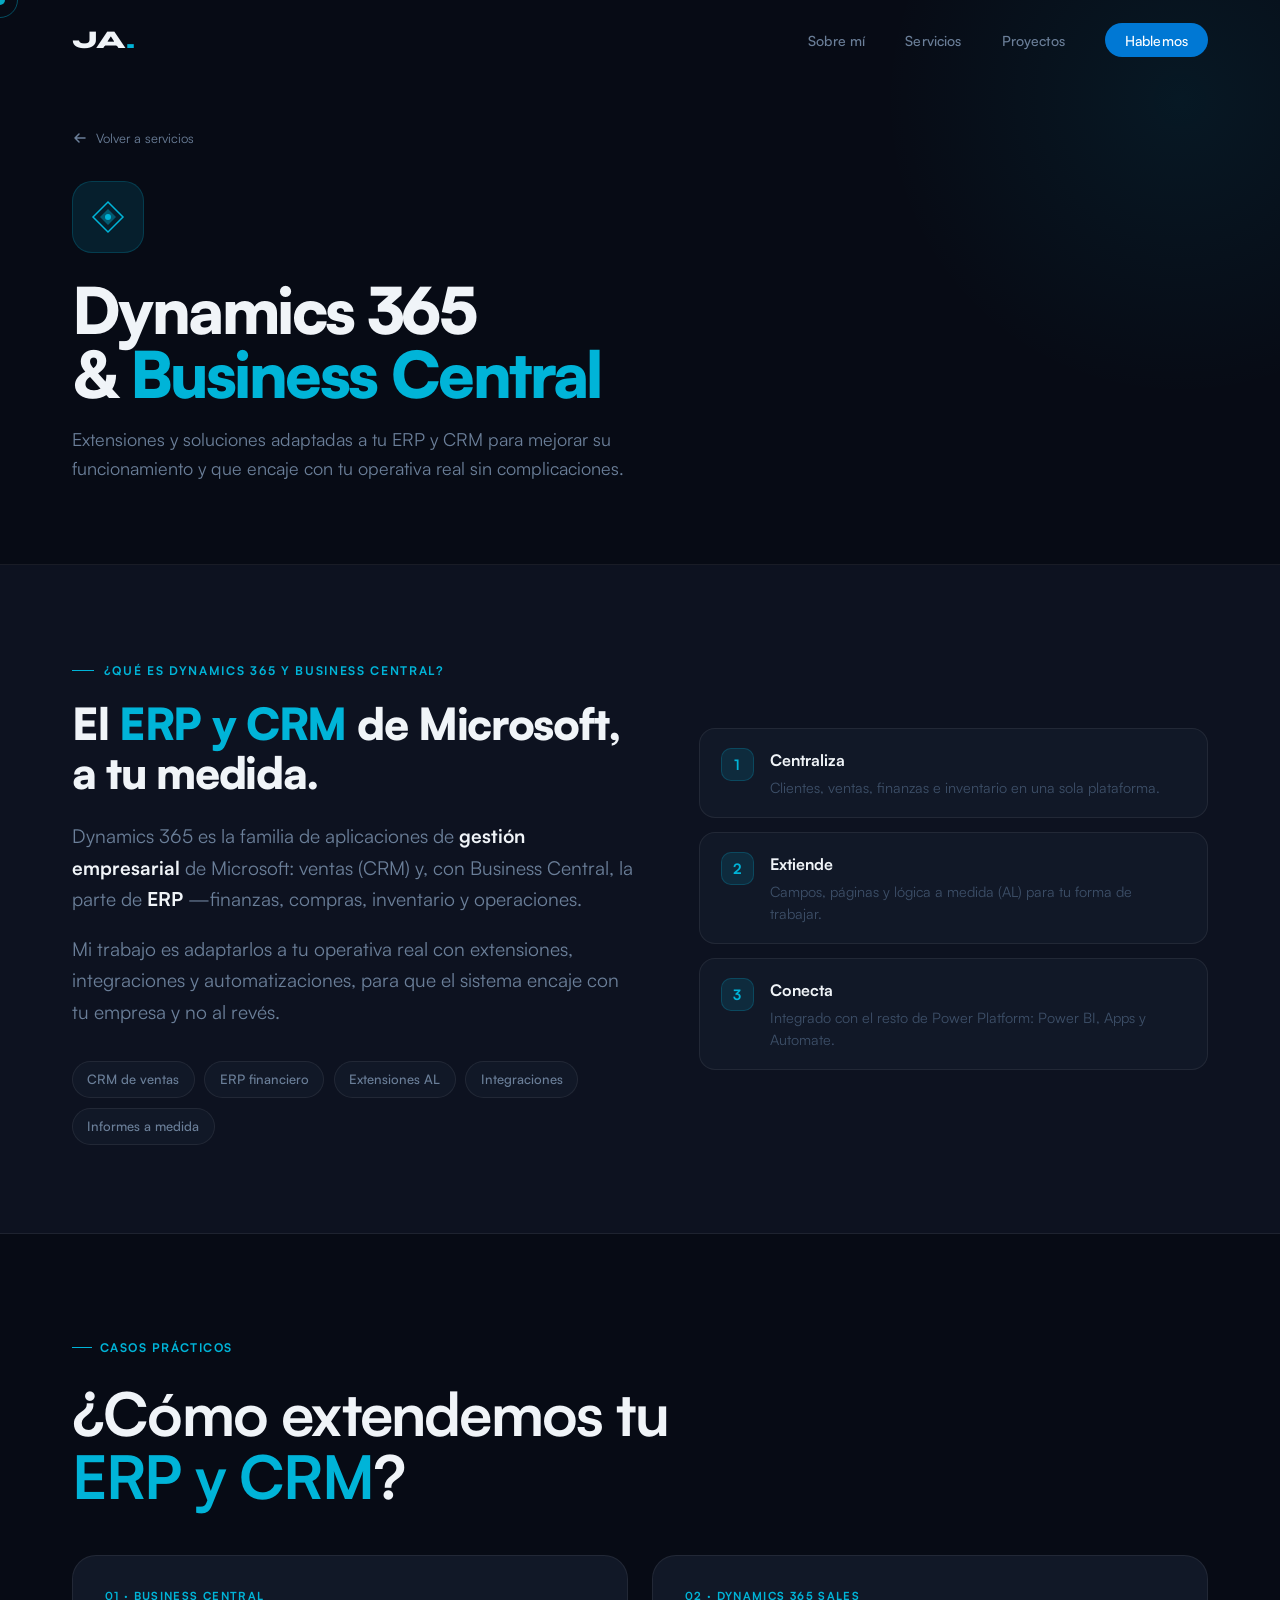
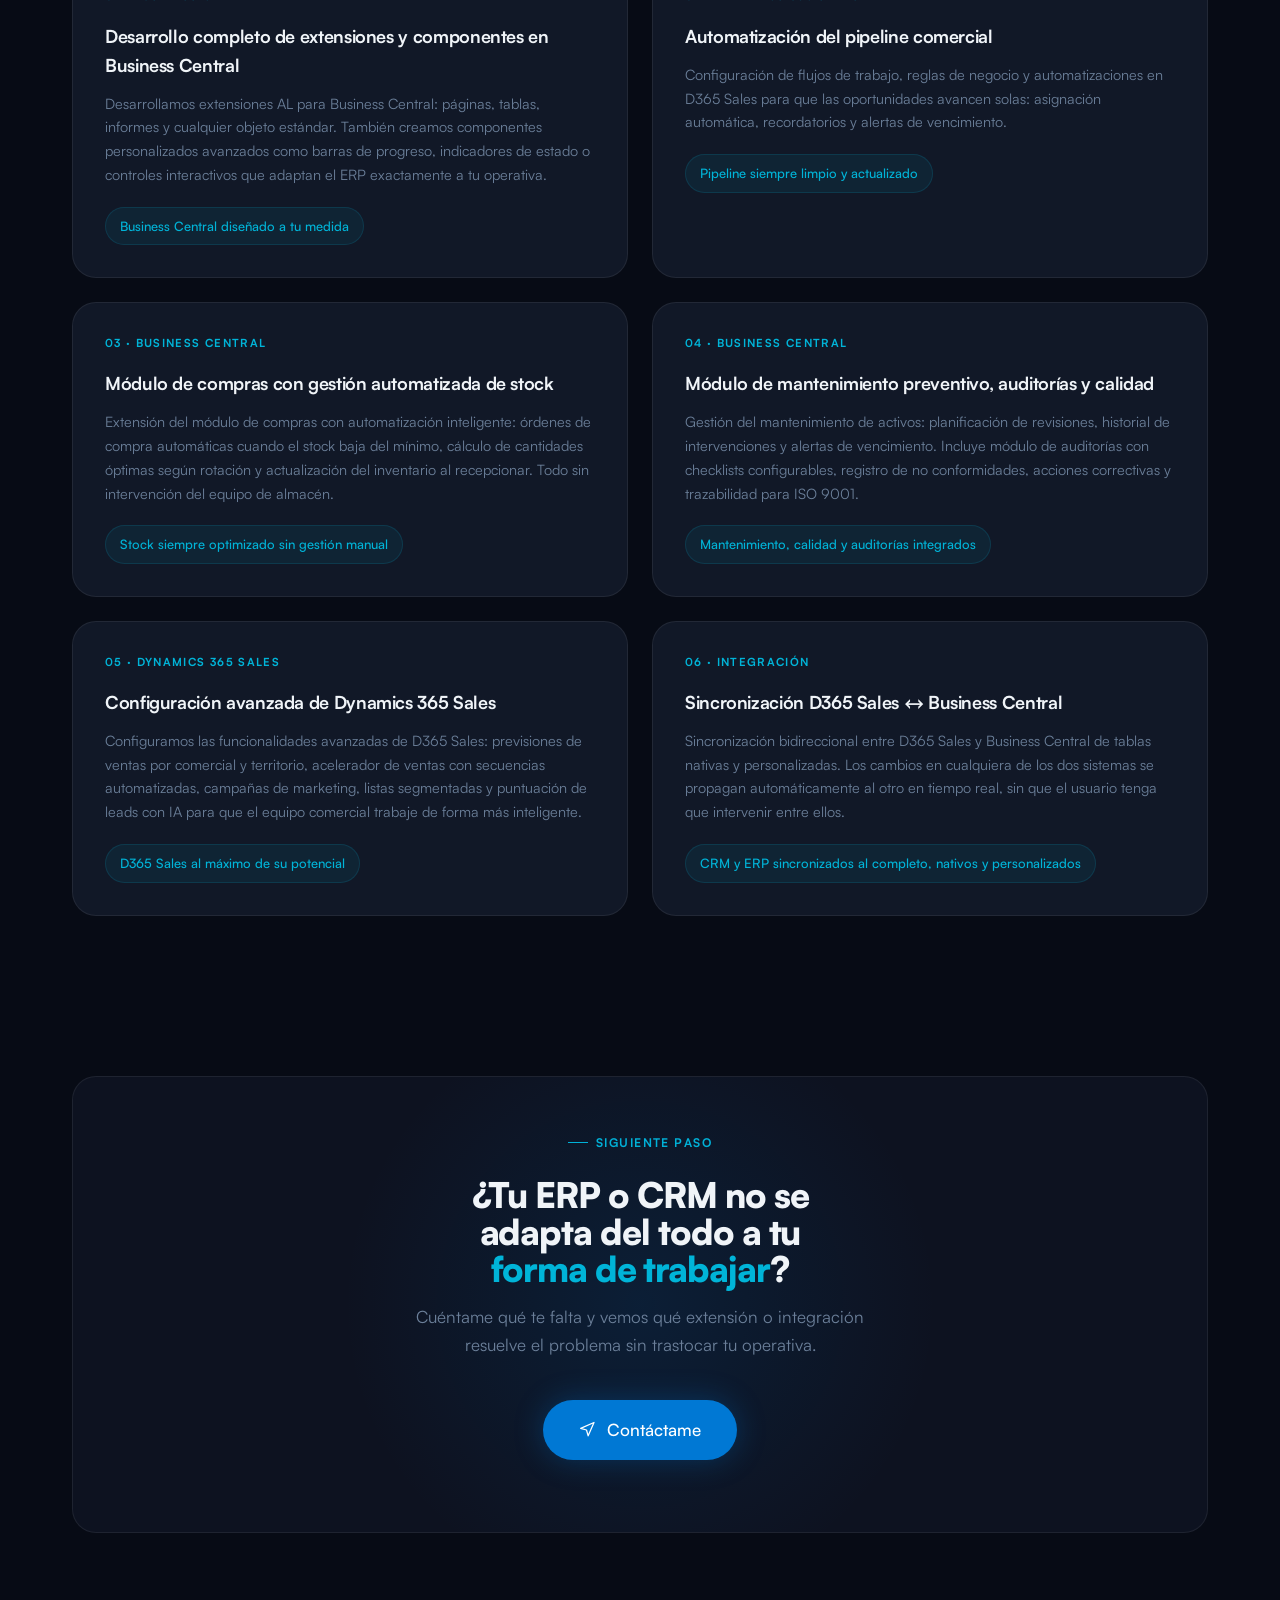
<file: pages/dynamics-365.html>
<!DOCTYPE html>
<html lang="es">
<head>
  <meta charset="UTF-8" />
  <meta name="viewport" content="width=device-width, initial-scale=1.0" />
  <title>Dynamics 365 & Business Central — Jesús Alonso</title>
  <link rel="preconnect" href="https://fonts.googleapis.com" />
  <link rel="preconnect" href="https://fonts.gstatic.com" crossorigin />
  <link href="https://fonts.googleapis.com/css2?family=Syne:wght@400;500;600;700;800&family=DM+Sans:ital,opsz,wght@0,9..40,300;0,9..40,400;0,9..40,500;1,9..40,300&display=swap" rel="stylesheet" />
  <link rel="stylesheet" href="../css/styles.css" />
  <style>
    .detail-icon-large { background: rgba(0,180,216,0.12); border: 1px solid rgba(0,180,216,0.2); }
    .detail-title span { color: #00b4d8; }
    .case-number { color: #00b4d8; }
    .case-result { color: #00b4d8; background: rgba(0,180,216,0.08); border-color: rgba(0,180,216,0.15); }
    .case-card:hover { border-color: rgba(0,180,216,0.3); }
    .section-title em { color: #00b4d8 !important; }
    .detail-hero::after {
      content: '';
      position: absolute;
      top: -200px; right: -200px;
      width: 600px; height: 600px;
      background: radial-gradient(circle, rgba(0,180,216,0.08) 0%, transparent 70%);
      pointer-events: none;
    }
  </style>
</head>
<body>
  <div class="cursor" id="cursor"></div>
  <div class="cursor-trail" id="cursorTrail"></div>

  <nav class="nav scrolled" id="nav">
    <div class="nav-inner">
      <a href="../index.html" class="nav-logo">JA<span class="dot">.</span></a>
      <ul class="nav-links">
        <li><a href="../index.html#about">Sobre mí</a></li>
        <li><a href="../index.html#services">Servicios</a></li>
        <li><a href="../index.html#portfolio">Proyectos</a></li>
        <li><a href="../index.html#contact" class="nav-cta">Hablemos</a></li>
      </ul>
      <button class="nav-toggle" id="navToggle"><span></span><span></span><span></span></button>
    </div>
  </nav>

  <section class="detail-hero">
    <div class="detail-hero-bg">
      <div class="noise"></div>
    </div>
    <div class="container">
      <a href="../index.html#services" class="detail-back reveal">
        <svg viewBox="0 0 16 16" fill="none"><path d="M3 8h10M9 4l4 4-4 4" stroke="currentColor" stroke-width="1.5" stroke-linecap="round" stroke-linejoin="round"/></svg>
        Volver a servicios
      </a>
      <div class="detail-icon-large reveal">
        <svg viewBox="0 0 40 40" fill="none"><path d="M5 20L20 5l15 15-15 15L5 20z" stroke="#00b4d8" stroke-width="1.5" fill="none"/><path d="M12 20l8-8 8 8-8 8-8-8z" fill="#00b4d8" opacity=".4"/><circle cx="20" cy="20" r="3" fill="#00b4d8"/></svg>
      </div>
      <h1 class="detail-title reveal">Dynamics 365<br />&amp; <span>Business Central</span></h1>
      <p class="detail-subtitle reveal">
        Extensiones y soluciones adaptadas a tu ERP y CRM para mejorar su funcionamiento y que encaje con tu operativa real sin complicaciones.
      </p>
    </div>
  </section>

  <!-- ¿QUÉ ES...? -->
  <section class="tech-intro" style="--accent:#00b4d8">
    <div class="container">
      <div class="tech-intro-grid">
        <div class="tech-intro-copy">
          <div class="tech-intro-eyebrow reveal">¿Qué es Dynamics 365 y Business Central?</div>
          <h2 class="tech-intro-title reveal">El <em>ERP y CRM</em> de Microsoft, a tu medida.</h2>
          <p class="tech-intro-lead reveal">Dynamics 365 es la familia de aplicaciones de <strong>gestión empresarial</strong> de Microsoft: ventas (CRM) y, con Business Central, la parte de <strong>ERP</strong> —finanzas, compras, inventario y operaciones.</p>
          <p class="tech-intro-lead reveal">Mi trabajo es adaptarlos a tu operativa real con extensiones, integraciones y automatizaciones, para que el sistema encaje con tu empresa y no al revés.</p>
          <div class="tech-uses reveal">
            <span class="tech-use-chip">CRM de ventas</span>
            <span class="tech-use-chip">ERP financiero</span>
            <span class="tech-use-chip">Extensiones AL</span>
            <span class="tech-use-chip">Integraciones</span>
            <span class="tech-use-chip">Informes a medida</span>
          </div>
        </div>
        <div class="tech-points">
          <div class="tech-point reveal"><div class="tech-point-num">1</div><div><h4>Centraliza</h4><p>Clientes, ventas, finanzas e inventario en una sola plataforma.</p></div></div>
          <div class="tech-point reveal"><div class="tech-point-num">2</div><div><h4>Extiende</h4><p>Campos, páginas y lógica a medida (AL) para tu forma de trabajar.</p></div></div>
          <div class="tech-point reveal"><div class="tech-point-num">3</div><div><h4>Conecta</h4><p>Integrado con el resto de Power Platform: Power BI, Apps y Automate.</p></div></div>
        </div>
      </div>
    </div>
  </section>

  <section class="detail-cases">
    <div class="container">
      <div class="section-tag reveal" style="color: #00b4d8;">Casos prácticos</div>
      <h2 class="section-title reveal" style="margin-bottom: 3rem;">
        ¿Cómo extendemos tu<br /><em>ERP y CRM</em>?
      </h2>
      <div class="cases-grid">

        <div class="case-card reveal">
          <div class="case-number">01 · Business Central</div>
          <h3 class="case-title">Desarrollo completo de extensiones y componentes en Business Central</h3>
          <p class="case-desc">Desarrollamos extensiones AL para Business Central: páginas, tablas, informes y cualquier objeto estándar. También creamos componentes personalizados avanzados como barras de progreso, indicadores de estado o controles interactivos que adaptan el ERP exactamente a tu operativa.</p>
          <span class="case-result">Business Central diseñado a tu medida</span>
        </div>

        <div class="case-card reveal">
          <div class="case-number">02 · Dynamics 365 Sales</div>
          <h3 class="case-title">Automatización del pipeline comercial</h3>
          <p class="case-desc">Configuración de flujos de trabajo, reglas de negocio y automatizaciones en D365 Sales para que las oportunidades avancen solas: asignación automática, recordatorios y alertas de vencimiento.</p>
          <span class="case-result">Pipeline siempre limpio y actualizado</span>
        </div>

        <div class="case-card reveal">
          <div class="case-number">03 · Business Central</div>
          <h3 class="case-title">Módulo de compras con gestión automatizada de stock</h3>
          <p class="case-desc">Extensión del módulo de compras con automatización inteligente: órdenes de compra automáticas cuando el stock baja del mínimo, cálculo de cantidades óptimas según rotación y actualización del inventario al recepcionar. Todo sin intervención del equipo de almacén.</p>
          <span class="case-result">Stock siempre optimizado sin gestión manual</span>
        </div>

        <div class="case-card reveal">
          <div class="case-number">04 · Business Central</div>
          <h3 class="case-title">Módulo de mantenimiento preventivo, auditorías y calidad</h3>
          <p class="case-desc">Gestión del mantenimiento de activos: planificación de revisiones, historial de intervenciones y alertas de vencimiento. Incluye módulo de auditorías con checklists configurables, registro de no conformidades, acciones correctivas y trazabilidad para ISO 9001.</p>
          <span class="case-result">Mantenimiento, calidad y auditorías integrados</span>
        </div>

        <div class="case-card reveal">
          <div class="case-number">05 · Dynamics 365 Sales</div>
          <h3 class="case-title">Configuración avanzada de Dynamics 365 Sales</h3>
          <p class="case-desc">Configuramos las funcionalidades avanzadas de D365 Sales: previsiones de ventas por comercial y territorio, acelerador de ventas con secuencias automatizadas, campañas de marketing, listas segmentadas y puntuación de leads con IA para que el equipo comercial trabaje de forma más inteligente.</p>
          <span class="case-result">D365 Sales al máximo de su potencial</span>
        </div>

        <div class="case-card reveal">
          <div class="case-number">06 · Integración</div>
          <h3 class="case-title">Sincronización D365 Sales ↔ Business Central</h3>
          <p class="case-desc">Sincronización bidireccional entre D365 Sales y Business Central de tablas nativas y personalizadas. Los cambios en cualquiera de los dos sistemas se propagan automáticamente al otro en tiempo real, sin que el usuario tenga que intervenir entre ellos.</p>
          <span class="case-result">CRM y ERP sincronizados al completo, nativos y personalizados</span>
        </div>

      </div>
    </div>
  </section>

  <!-- ============================================================
       PROYECTOS REALIZADOS
       ============================================================ -->
  <!-- "Proyectos realizados" oculto hasta tener proyectos publicados.
       Para reactivar: quitar el atributo hidden de la línea siguiente. -->
  <section class="detail-projects" id="proyectos" hidden>
    <div class="container">
      <div class="detail-projects-header">
        <div class="section-tag reveal" style="color:#00b4d8;">Proyectos realizados</div>
        <h2 class="section-title reveal">
          Proyectos en <em style="color:#00b4d8">Dynamics 365 & BC</em>
        </h2>
        <p class="section-desc reveal" style="margin-top:1.25rem;">
          Extensiones, integraciones y mejoras hechas sobre Dynamics 365 y Business Central. Se publicarán con capturas y notas técnicas.
        </p>
      </div>

      <article class="project-block reveal" id="proyecto-ejemplo">
        <div class="project-head">
          <div class="project-head-left">
            <div class="project-meta" style="color:#00b4d8;">
              <span class="meta-dot"></span>
              <span>Proyecto · Próximamente</span>
            </div>
            <h3 class="project-title">Extensión Business Central</h3>
            <p class="project-summary">
              Personalización de Business Central para adaptar el flujo de ventas a la operativa real: nuevos campos, validaciones, automatismos y reporting integrado.
            </p>
          </div>
          <div class="project-tags">
            <span class="project-tag">Business Central</span>
            <span class="project-tag">AL</span>
            <span class="project-tag">Integraciones</span>
          </div>
        </div>

        <div class="project-gallery">
          <div class="media-item media-large" data-media-type="placeholder">
            <div class="media-empty">
              <svg viewBox="0 0 24 24" fill="none" stroke="currentColor" stroke-width="1.5"><rect x="3" y="5" width="18" height="14" rx="2"/><path d="M3 10h18M7 14h4" stroke-linecap="round"/></svg>
              <span>Vista de la extensión</span>
            </div>
          </div>
          <div class="media-item" data-media-type="placeholder">
            <div class="media-empty">
              <svg viewBox="0 0 24 24" fill="none" stroke="currentColor" stroke-width="1.5"><polygon points="6,4 20,12 6,20" fill="currentColor"/></svg>
              <span>Vídeo demo</span>
            </div>
          </div>
        </div>
      </article>

      <!--
      ===================================================================
      PLANTILLA NUEVO PROYECTO DYNAMICS / BC
      Copia la estructura del bloque visible y rellena los datos.
      =================================================================== -->
    </div>
  </section>

  <section class="detail-cta">
    <div class="container">
      <div class="detail-cta-inner">
        <div class="contact-bg-glow"></div>
        <div class="section-tag reveal" style="justify-content:center;color:#00b4d8;">Siguiente paso</div>
        <h2 class="contact-title reveal">¿Tu ERP o CRM no se <br />adapta del todo a tu <br /><em>forma de trabajar</em>?</h2>
        <p class="contact-desc reveal">Cuéntame qué te falta y vemos qué extensión o integración resuelve el problema sin trastocar tu operativa.</p>
        <div class="contact-actions reveal">
          <a href="../index.html#contact" class="btn btn-primary btn-large">
            <svg width="20" height="20" viewBox="0 0 24 24" fill="none" stroke="currentColor" stroke-width="1.5"><path d="M2 10l16-7-7 16-2-7-7-2z" stroke-linejoin="round"/></svg>
            <span>Contáctame</span>
          </a>
        </div>
      </div>
    </div>
  </section>

  <script src="../js/main.js"></script>
</body>
</html>
</file>
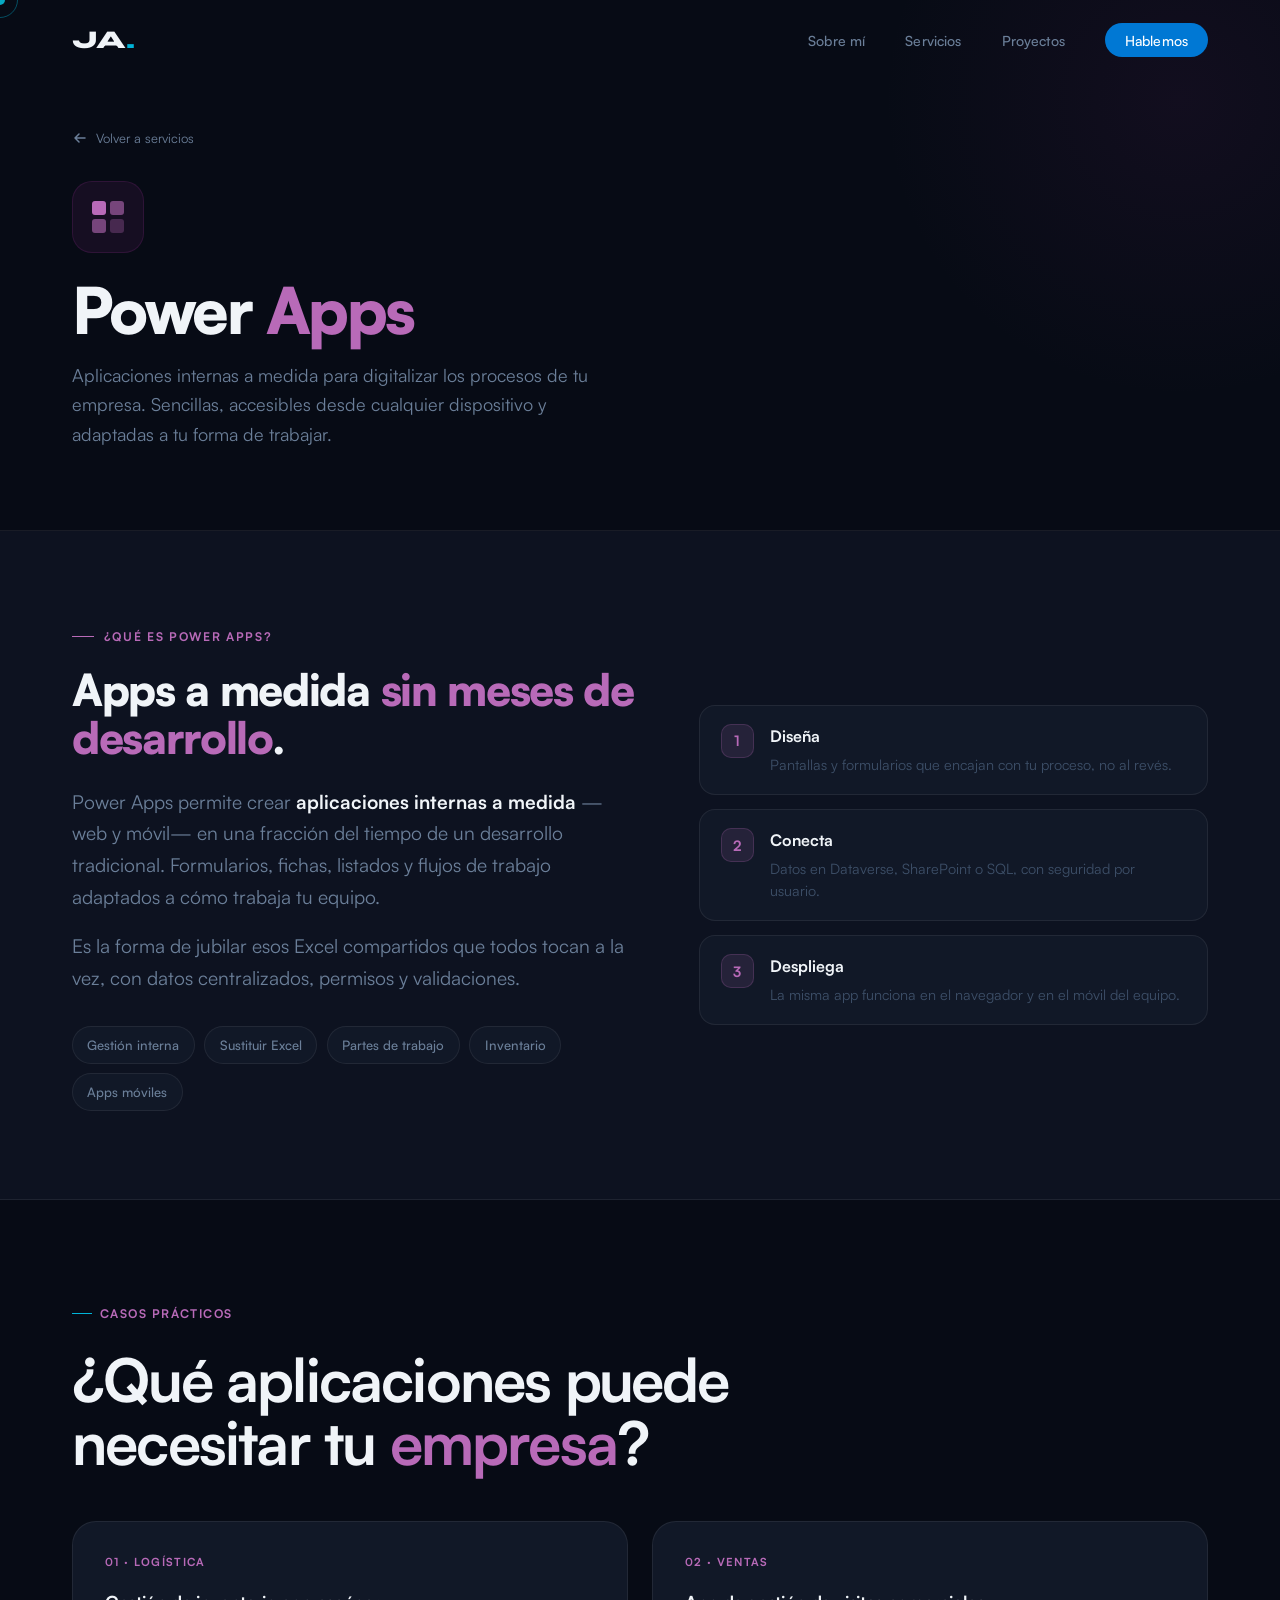
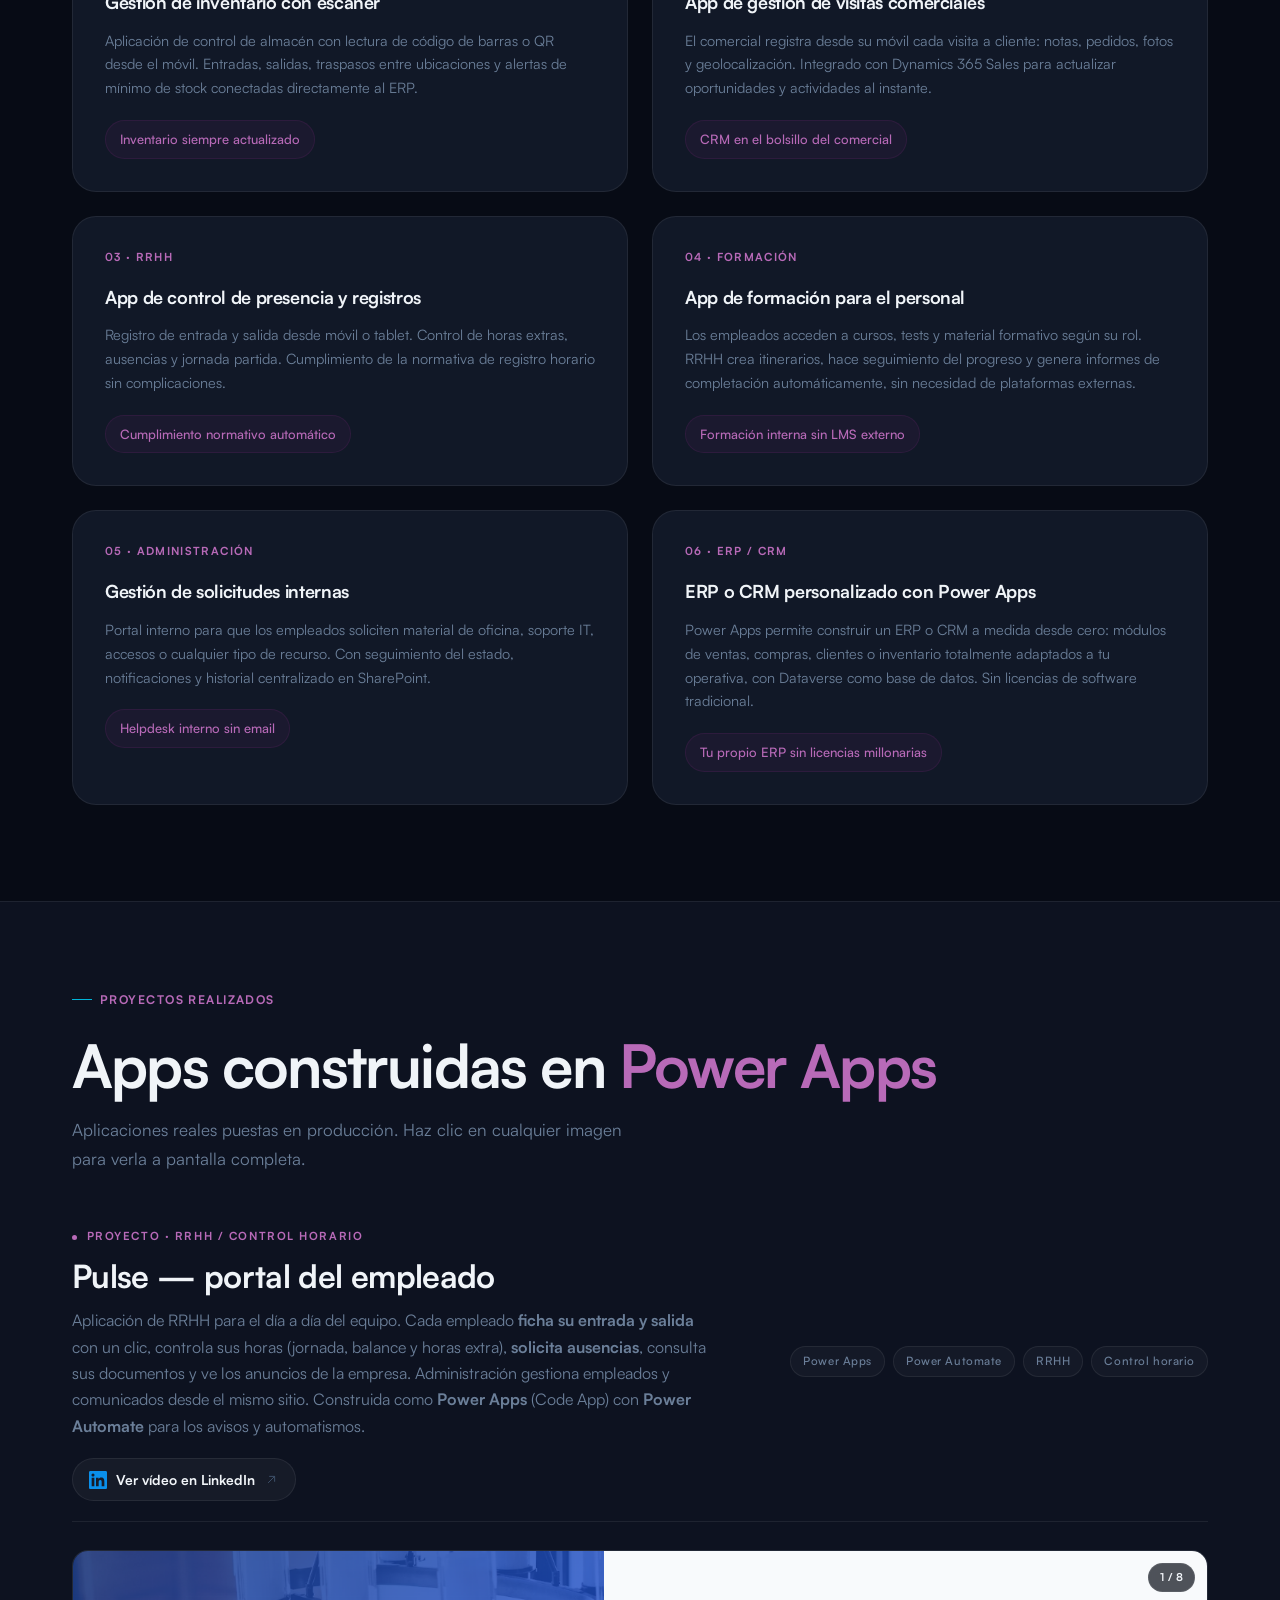
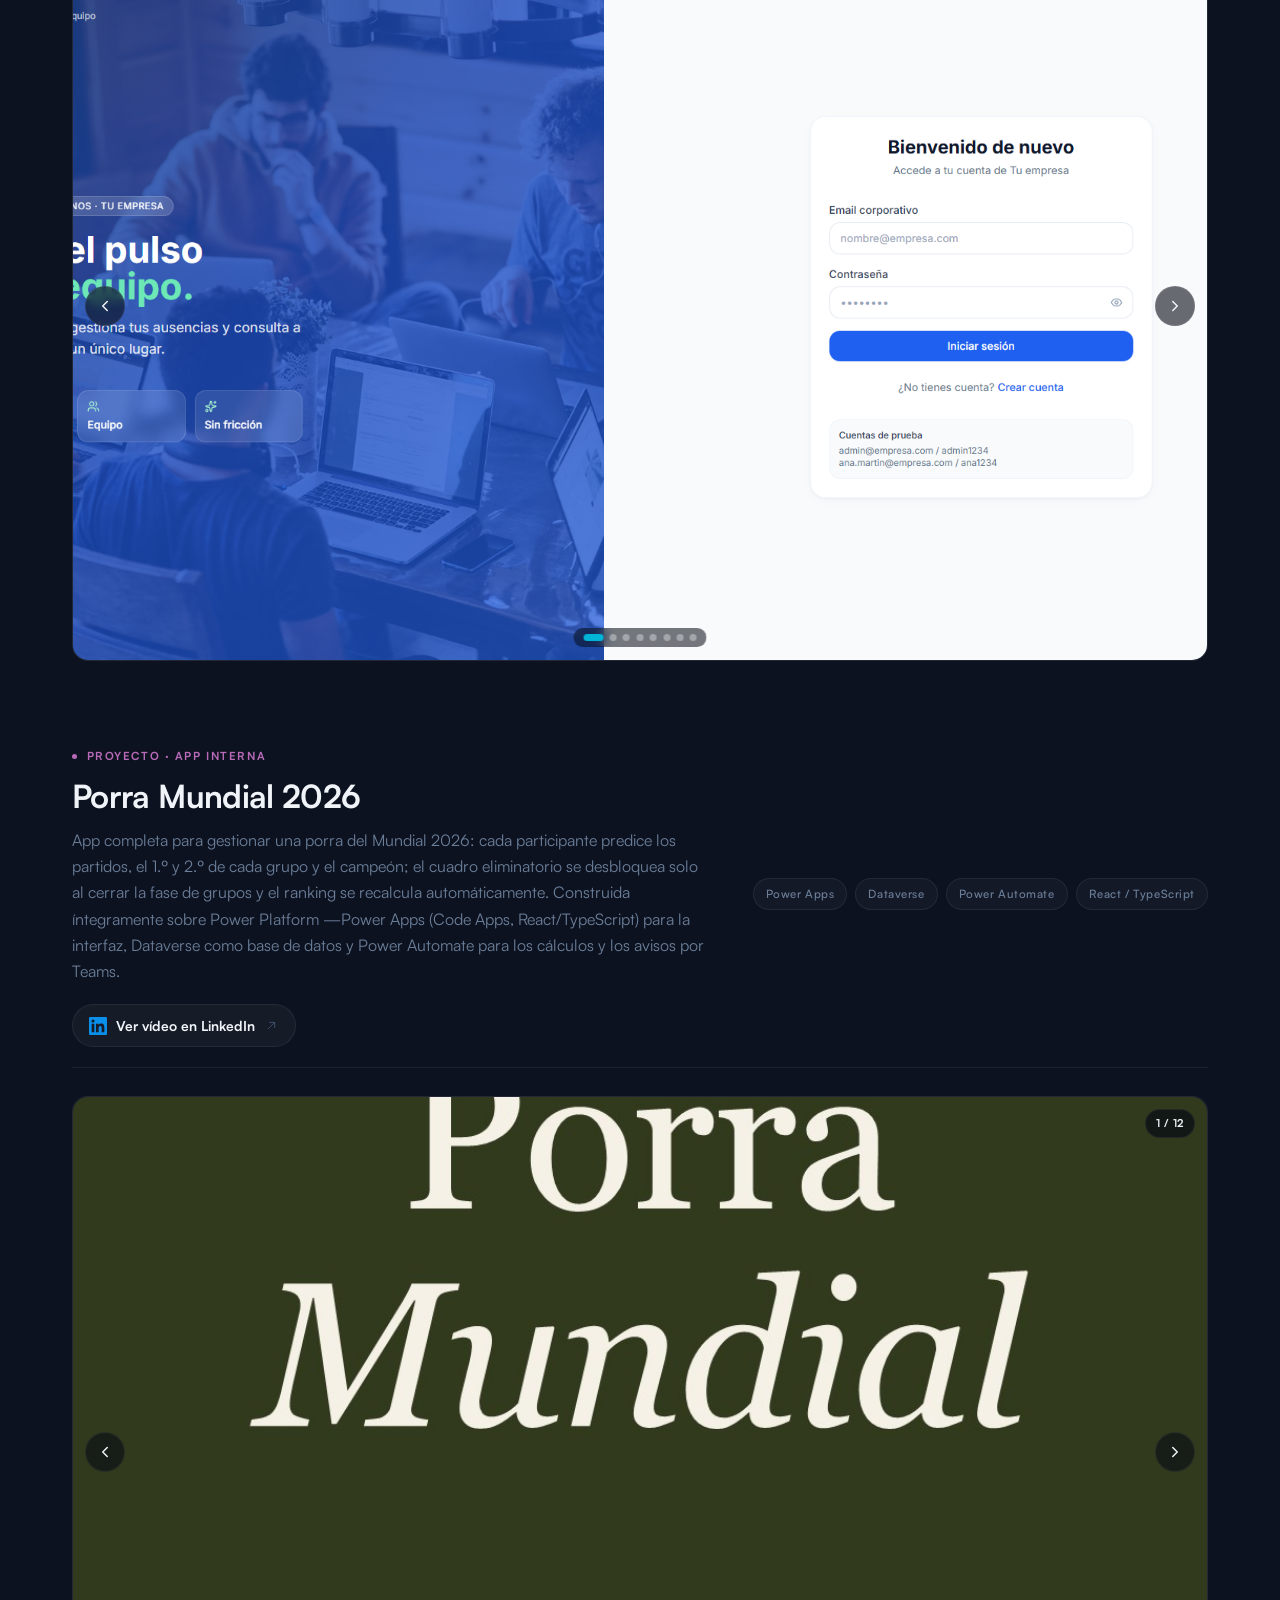
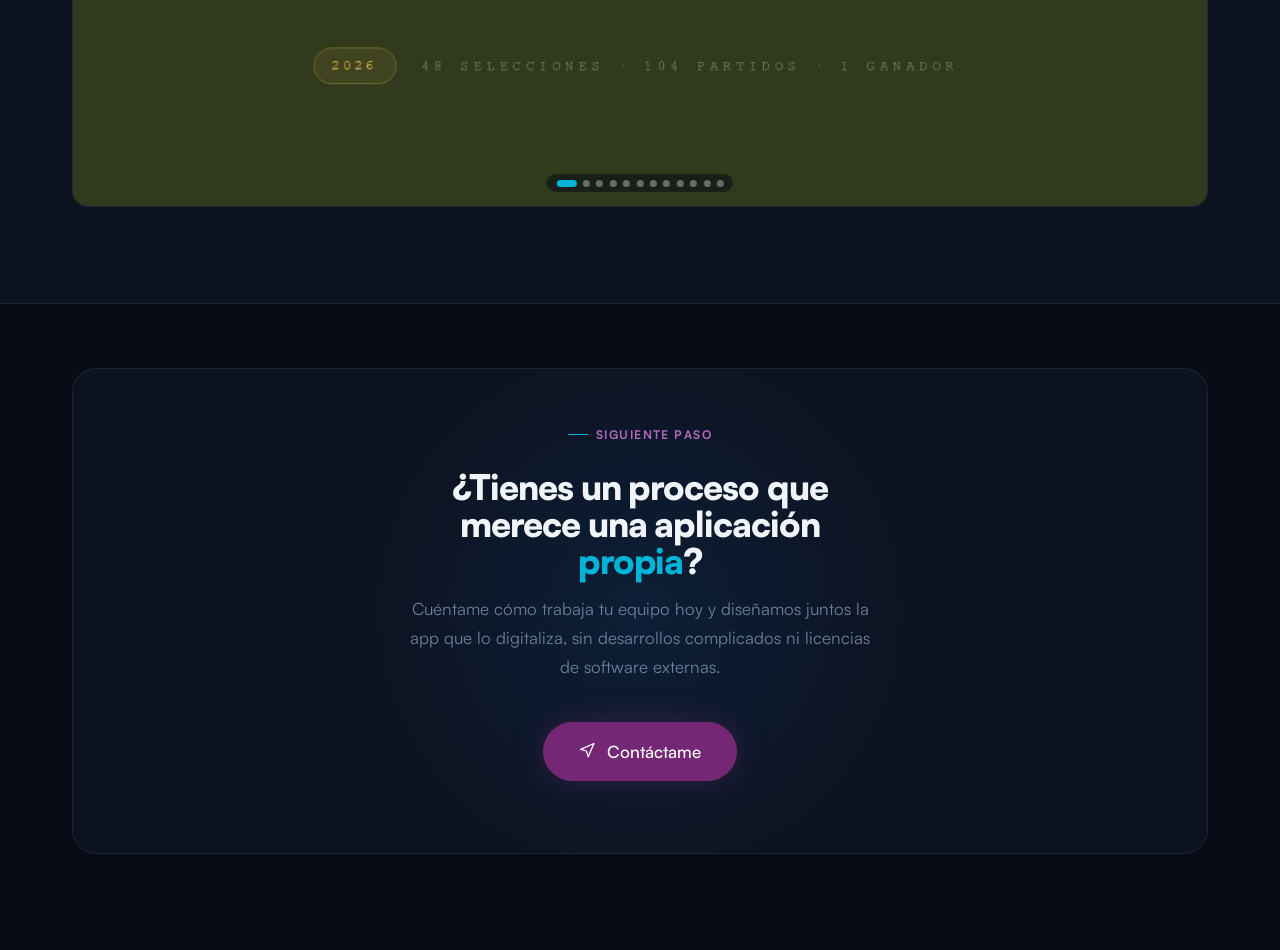
<file: pages/power-apps.html>
<!DOCTYPE html>
<html lang="es">
<head>
  <meta charset="UTF-8" />
  <meta name="viewport" content="width=device-width, initial-scale=1.0" />
  <title>Power Apps — Jesús Alonso</title>
  <link rel="preconnect" href="https://fonts.googleapis.com" />
  <link rel="preconnect" href="https://fonts.gstatic.com" crossorigin />
  <link href="https://fonts.googleapis.com/css2?family=Syne:wght@400;500;600;700;800&family=DM+Sans:ital,opsz,wght@0,9..40,300;0,9..40,400;0,9..40,500;1,9..40,300&display=swap" rel="stylesheet" />
  <link rel="stylesheet" href="../css/styles.css" />
  <style>
    .detail-icon-large { background: rgba(116,39,116,0.15); border: 1px solid rgba(116,39,116,0.25); }
    .detail-title span { color: #b86ab8; }
    .case-number { color: #b86ab8; }
    .case-result { color: #b86ab8; background: rgba(116,39,116,0.1); border-color: rgba(116,39,116,0.2); }
    .case-card:hover { border-color: rgba(116,39,116,0.3); }
    .section-title em { color: #b86ab8 !important; }
    .detail-hero::after {
      content: '';
      position: absolute;
      top: -200px; right: -200px;
      width: 600px; height: 600px;
      background: radial-gradient(circle, rgba(116,39,116,0.1) 0%, transparent 70%);
      pointer-events: none;
    }
  </style>
</head>
<body>
  <div class="cursor" id="cursor"></div>
  <div class="cursor-trail" id="cursorTrail"></div>

  <nav class="nav scrolled" id="nav">
    <div class="nav-inner">
      <a href="../index.html" class="nav-logo">JA<span class="dot">.</span></a>
      <ul class="nav-links">
        <li><a href="../index.html#about">Sobre mí</a></li>
        <li><a href="../index.html#services">Servicios</a></li>
        <li><a href="../index.html#portfolio">Proyectos</a></li>
        <li><a href="../index.html#contact" class="nav-cta">Hablemos</a></li>
      </ul>
      <button class="nav-toggle" id="navToggle"><span></span><span></span><span></span></button>
    </div>
  </nav>

  <section class="detail-hero">
    <div class="detail-hero-bg">
      <div class="noise"></div>
    </div>
    <div class="container">
      <a href="../index.html#services" class="detail-back reveal">
        <svg viewBox="0 0 16 16" fill="none"><path d="M3 8h10M9 4l4 4-4 4" stroke="currentColor" stroke-width="1.5" stroke-linecap="round" stroke-linejoin="round"/></svg>
        Volver a servicios
      </a>
      <div class="detail-icon-large reveal">
        <svg viewBox="0 0 40 40" fill="none"><rect x="4" y="4" width="14" height="14" rx="3" fill="#b86ab8"/><rect x="22" y="4" width="14" height="14" rx="3" fill="#b86ab8" opacity=".6"/><rect x="4" y="22" width="14" height="14" rx="3" fill="#b86ab8" opacity=".6"/><rect x="22" y="22" width="14" height="14" rx="3" fill="#b86ab8" opacity=".3"/></svg>
      </div>
      <h1 class="detail-title reveal">Power <span>Apps</span></h1>
      <p class="detail-subtitle reveal">
        Aplicaciones internas a medida para digitalizar los procesos de tu empresa. Sencillas, accesibles desde cualquier dispositivo y adaptadas a tu forma de trabajar.
      </p>
    </div>
  </section>

  <!-- ¿QUÉ ES...? -->
  <section class="tech-intro" style="--accent:#b86ab8">
    <div class="container">
      <div class="tech-intro-grid">
        <div class="tech-intro-copy">
          <div class="tech-intro-eyebrow reveal">¿Qué es Power Apps?</div>
          <h2 class="tech-intro-title reveal">Apps a medida <em>sin meses de desarrollo</em>.</h2>
          <p class="tech-intro-lead reveal">Power Apps permite crear <strong>aplicaciones internas a medida</strong> —web y móvil— en una fracción del tiempo de un desarrollo tradicional. Formularios, fichas, listados y flujos de trabajo adaptados a cómo trabaja tu equipo.</p>
          <p class="tech-intro-lead reveal">Es la forma de jubilar esos Excel compartidos que todos tocan a la vez, con datos centralizados, permisos y validaciones.</p>
          <div class="tech-uses reveal">
            <span class="tech-use-chip">Gestión interna</span>
            <span class="tech-use-chip">Sustituir Excel</span>
            <span class="tech-use-chip">Partes de trabajo</span>
            <span class="tech-use-chip">Inventario</span>
            <span class="tech-use-chip">Apps móviles</span>
          </div>
        </div>
        <div class="tech-points">
          <div class="tech-point reveal"><div class="tech-point-num">1</div><div><h4>Diseña</h4><p>Pantallas y formularios que encajan con tu proceso, no al revés.</p></div></div>
          <div class="tech-point reveal"><div class="tech-point-num">2</div><div><h4>Conecta</h4><p>Datos en Dataverse, SharePoint o SQL, con seguridad por usuario.</p></div></div>
          <div class="tech-point reveal"><div class="tech-point-num">3</div><div><h4>Despliega</h4><p>La misma app funciona en el navegador y en el móvil del equipo.</p></div></div>
        </div>
      </div>
    </div>
  </section>

  <section class="detail-cases">
    <div class="container">
      <div class="section-tag reveal" style="color: #b86ab8;">Casos prácticos</div>
      <h2 class="section-title reveal" style="margin-bottom: 3rem;">
        ¿Qué aplicaciones puede<br />necesitar tu <em>empresa</em>?
      </h2>
      <div class="cases-grid">

        <div class="case-card reveal">
          <div class="case-number">01 · Logística</div>
          <h3 class="case-title">Gestión de inventario con escáner</h3>
          <p class="case-desc">Aplicación de control de almacén con lectura de código de barras o QR desde el móvil. Entradas, salidas, traspasos entre ubicaciones y alertas de mínimo de stock conectadas directamente al ERP.</p>
          <span class="case-result">Inventario siempre actualizado</span>
        </div>

        <div class="case-card reveal">
          <div class="case-number">02 · Ventas</div>
          <h3 class="case-title">App de gestión de visitas comerciales</h3>
          <p class="case-desc">El comercial registra desde su móvil cada visita a cliente: notas, pedidos, fotos y geolocalización. Integrado con Dynamics 365 Sales para actualizar oportunidades y actividades al instante.</p>
          <span class="case-result">CRM en el bolsillo del comercial</span>
        </div>

        <div class="case-card reveal">
          <div class="case-number">03 · RRHH</div>
          <h3 class="case-title">App de control de presencia y registros</h3>
          <p class="case-desc">Registro de entrada y salida desde móvil o tablet. Control de horas extras, ausencias y jornada partida. Cumplimiento de la normativa de registro horario sin complicaciones.</p>
          <span class="case-result">Cumplimiento normativo automático</span>
        </div>

        <div class="case-card reveal">
          <div class="case-number">04 · Formación</div>
          <h3 class="case-title">App de formación para el personal</h3>
          <p class="case-desc">Los empleados acceden a cursos, tests y material formativo según su rol. RRHH crea itinerarios, hace seguimiento del progreso y genera informes de completación automáticamente, sin necesidad de plataformas externas.</p>
          <span class="case-result">Formación interna sin LMS externo</span>
        </div>

        <div class="case-card reveal">
          <div class="case-number">05 · Administración</div>
          <h3 class="case-title">Gestión de solicitudes internas</h3>
          <p class="case-desc">Portal interno para que los empleados soliciten material de oficina, soporte IT, accesos o cualquier tipo de recurso. Con seguimiento del estado, notificaciones y historial centralizado en SharePoint.</p>
          <span class="case-result">Helpdesk interno sin email</span>
        </div>

        <div class="case-card reveal">
          <div class="case-number">06 · ERP / CRM</div>
          <h3 class="case-title">ERP o CRM personalizado con Power Apps</h3>
          <p class="case-desc">Power Apps permite construir un ERP o CRM a medida desde cero: módulos de ventas, compras, clientes o inventario totalmente adaptados a tu operativa, con Dataverse como base de datos. Sin licencias de software tradicional.</p>
          <span class="case-result">Tu propio ERP sin licencias millonarias</span>
        </div>

      </div>
    </div>
  </section>

  <!-- ============================================================
       PROYECTOS REALIZADOS
       ============================================================ -->
  <!-- "Proyectos realizados" oculto hasta tener proyectos publicados.
       Para reactivar: quitar el atributo hidden de la línea siguiente. -->
  <section class="detail-projects" id="proyectos">
    <div class="container">
      <div class="detail-projects-header">
        <div class="section-tag reveal" style="color:#b86ab8;">Proyectos realizados</div>
        <h2 class="section-title reveal">
          Apps construidas en <em style="color:#b86ab8">Power Apps</em>
        </h2>
        <p class="section-desc reveal" style="margin-top:1.25rem;">
          Aplicaciones reales puestas en producción. Haz clic en cualquier imagen para verla a pantalla completa.
        </p>
      </div>

      <!-- PROYECTO: Pulse · Control horario y portal del empleado -->
      <article class="project-block reveal" id="proyecto-rrhh">
        <div class="project-head">
          <div class="project-head-left">
            <div class="project-meta" style="color:#b86ab8;">
              <span class="meta-dot"></span>
              <span>Proyecto · RRHH / Control horario</span>
            </div>
            <h3 class="project-title">Pulse — portal del empleado</h3>
            <p class="project-summary">
              Aplicación de RRHH para el día a día del equipo. Cada empleado <strong>ficha su entrada y salida</strong> con un clic, controla sus horas (jornada, balance y horas extra), <strong>solicita ausencias</strong>, consulta sus documentos y ve los anuncios de la empresa. Administración gestiona empleados y comunicados desde el mismo sitio. Construida como <strong>Power Apps</strong> (Code App) con <strong>Power Automate</strong> para los avisos y automatismos.
            </p>
            <a class="project-linkedin" href="https://www.linkedin.com/posts/jes%C3%BAs-alonso-cendrero-a68b97226_powerplatform-powerapps-powerautomate-activity-7467957018469777409-zxII" target="_blank" rel="noopener noreferrer">
              <svg class="li-icon" viewBox="0 0 24 24" fill="currentColor" aria-hidden="true"><path d="M20.447 20.452h-3.554v-5.569c0-1.328-.027-3.037-1.852-3.037-1.853 0-2.136 1.445-2.136 2.939v5.667H9.351V9h3.414v1.561h.046c.477-.9 1.637-1.85 3.37-1.85 3.601 0 4.267 2.37 4.267 5.455v6.286zM5.337 7.433a2.062 2.062 0 0 1-2.063-2.065 2.064 2.064 0 1 1 2.063 2.065zm1.782 13.019H3.555V9h3.564v11.452zM22.225 0H1.771C.792 0 0 .774 0 1.729v20.542C0 23.227.792 24 1.771 24h20.451C23.2 24 24 23.227 24 22.271V1.729C24 .774 23.2 0 22.222 0h.003z"/></svg>
              <span>Ver vídeo en LinkedIn</span>
              <svg class="li-ext" viewBox="0 0 24 24" fill="none" stroke="currentColor" stroke-width="1.6" aria-hidden="true"><path d="M7 17L17 7M9 7h8v8" stroke-linecap="round" stroke-linejoin="round"/></svg>
            </a>
          </div>
          <div class="project-tags">
            <span class="project-tag">Power Apps</span>
            <span class="project-tag">Power Automate</span>
            <span class="project-tag">RRHH</span>
            <span class="project-tag">Control horario</span>
          </div>
        </div>

        <div class="carousel" data-autoplay="5000">
          <div class="carousel-viewport">
            <div class="carousel-track">
              <div class="carousel-slide"><img src="../img/proyectos/PowerApps/inicio-sesion.png" alt="Pulse — inicio de sesión" loading="lazy" /></div>
              <div class="carousel-slide"><img src="../img/proyectos/PowerApps/Inicio.png" alt="Pulse — panel de inicio del empleado" loading="lazy" /></div>
              <div class="carousel-slide"><img src="../img/proyectos/PowerApps/Fichaje.png" alt="Pulse — fichaje con temporizador y pausas" loading="lazy" /></div>
              <div class="carousel-slide"><img src="../img/proyectos/PowerApps/mi-control-horario.png" alt="Pulse — control horario: jornada, balance y horas extra" loading="lazy" /></div>
              <div class="carousel-slide"><img src="../img/proyectos/PowerApps/Ausencias.png" alt="Pulse — gestión de ausencias" loading="lazy" /></div>
              <div class="carousel-slide"><img src="../img/proyectos/PowerApps/mis-documentos.png" alt="Pulse — documentos del empleado" loading="lazy" /></div>
              <div class="carousel-slide"><img src="../img/proyectos/PowerApps/Anuncios.png" alt="Pulse — anuncios de la empresa" loading="lazy" /></div>
              <div class="carousel-slide"><img src="../img/proyectos/PowerApps/Empleados.png" alt="Pulse — administración de empleados" loading="lazy" /></div>
            </div>
          </div>
          <button class="carousel-arrow carousel-prev" type="button" aria-label="Anterior">
            <svg viewBox="0 0 24 24" fill="none" stroke="currentColor" stroke-width="2"><path d="M15 6l-6 6 6 6" stroke-linecap="round" stroke-linejoin="round"/></svg>
          </button>
          <button class="carousel-arrow carousel-next" type="button" aria-label="Siguiente">
            <svg viewBox="0 0 24 24" fill="none" stroke="currentColor" stroke-width="2"><path d="M9 6l6 6-6 6" stroke-linecap="round" stroke-linejoin="round"/></svg>
          </button>
          <div class="carousel-dots"></div>
          <div class="carousel-counter"></div>
        </div>
      </article>

      <article class="project-block reveal" id="proyecto-porra">
        <div class="project-head">
          <div class="project-head-left">
            <div class="project-meta" style="color:#b86ab8;">
              <span class="meta-dot"></span>
              <span>Proyecto · App interna</span>
            </div>
            <h3 class="project-title">Porra Mundial 2026</h3>
            <p class="project-summary">
              App completa para gestionar una porra del Mundial 2026: cada participante predice los partidos, el 1.º y 2.º de cada grupo y el campeón; el cuadro eliminatorio se desbloquea solo al cerrar la fase de grupos y el ranking se recalcula automáticamente. Construida íntegramente sobre Power Platform —Power Apps (Code Apps, React/TypeScript) para la interfaz, Dataverse como base de datos y Power Automate para los cálculos y los avisos por Teams.
            </p>
            <a class="project-linkedin" href="https://www.linkedin.com/posts/jes%C3%BAs-alonso-cendrero-a68b97226_powerplatform-powerapps-codeapps-activity-7465790242755596288-jO9k" target="_blank" rel="noopener noreferrer">
              <svg class="li-icon" viewBox="0 0 24 24" fill="currentColor" aria-hidden="true"><path d="M20.447 20.452h-3.554v-5.569c0-1.328-.027-3.037-1.852-3.037-1.853 0-2.136 1.445-2.136 2.939v5.667H9.351V9h3.414v1.561h.046c.477-.9 1.637-1.85 3.37-1.85 3.601 0 4.267 2.37 4.267 5.455v6.286zM5.337 7.433a2.062 2.062 0 0 1-2.063-2.065 2.064 2.064 0 1 1 2.063 2.065zm1.782 13.019H3.555V9h3.564v11.452zM22.225 0H1.771C.792 0 0 .774 0 1.729v20.542C0 23.227.792 24 1.771 24h20.451C23.2 24 24 23.227 24 22.271V1.729C24 .774 23.2 0 22.222 0h.003z"/></svg>
              <span>Ver vídeo en LinkedIn</span>
              <svg class="li-ext" viewBox="0 0 24 24" fill="none" stroke="currentColor" stroke-width="1.6" aria-hidden="true"><path d="M7 17L17 7M9 7h8v8" stroke-linecap="round" stroke-linejoin="round"/></svg>
            </a>
          </div>
          <div class="project-tags">
            <span class="project-tag">Power Apps</span>
            <span class="project-tag">Dataverse</span>
            <span class="project-tag">Power Automate</span>
            <span class="project-tag">React / TypeScript</span>
          </div>
        </div>

        <div class="carousel" data-autoplay="5000">
          <div class="carousel-viewport">
            <div class="carousel-track">
              <div class="carousel-slide"><img src="../img/proyectos/porra-mundial/Diapositiva1.JPG" alt="Porra Mundial 2026 — portada" loading="lazy" /></div>
              <div class="carousel-slide"><img src="../img/proyectos/porra-mundial/Diapositiva2.JPG" alt="Porra Mundial 2026 — cómo está construida (Power Platform)" loading="lazy" /></div>
              <div class="carousel-slide"><img src="../img/proyectos/porra-mundial/Diapositiva3.JPG" alt="Porra Mundial 2026 — diapositiva 3" loading="lazy" /></div>
              <div class="carousel-slide"><img src="../img/proyectos/porra-mundial/Diapositiva4.JPG" alt="Porra Mundial 2026 — diapositiva 4" loading="lazy" /></div>
              <div class="carousel-slide"><img src="../img/proyectos/porra-mundial/Diapositiva5.JPG" alt="Porra Mundial 2026 — diapositiva 5" loading="lazy" /></div>
              <div class="carousel-slide"><img src="../img/proyectos/porra-mundial/Diapositiva6.JPG" alt="Porra Mundial 2026 — grupos y cuadro eliminatorio" loading="lazy" /></div>
              <div class="carousel-slide"><img src="../img/proyectos/porra-mundial/Diapositiva7.JPG" alt="Porra Mundial 2026 — diapositiva 7" loading="lazy" /></div>
              <div class="carousel-slide"><img src="../img/proyectos/porra-mundial/Diapositiva8.JPG" alt="Porra Mundial 2026 — diapositiva 8" loading="lazy" /></div>
              <div class="carousel-slide"><img src="../img/proyectos/porra-mundial/Diapositiva9.JPG" alt="Porra Mundial 2026 — ranking general" loading="lazy" /></div>
              <div class="carousel-slide"><img src="../img/proyectos/porra-mundial/Diapositiva10.JPG" alt="Porra Mundial 2026 — diapositiva 10" loading="lazy" /></div>
              <div class="carousel-slide"><img src="../img/proyectos/porra-mundial/Diapositiva11.JPG" alt="Porra Mundial 2026 — diapositiva 11" loading="lazy" /></div>
              <div class="carousel-slide"><img src="../img/proyectos/porra-mundial/Diapositiva12.JPG" alt="Porra Mundial 2026 — diapositiva 12" loading="lazy" /></div>
            </div>
          </div>
          <button class="carousel-arrow carousel-prev" type="button" aria-label="Anterior">
            <svg viewBox="0 0 24 24" fill="none" stroke="currentColor" stroke-width="2"><path d="M15 6l-6 6 6 6" stroke-linecap="round" stroke-linejoin="round"/></svg>
          </button>
          <button class="carousel-arrow carousel-next" type="button" aria-label="Siguiente">
            <svg viewBox="0 0 24 24" fill="none" stroke="currentColor" stroke-width="2"><path d="M9 6l6 6-6 6" stroke-linecap="round" stroke-linejoin="round"/></svg>
          </button>
          <div class="carousel-dots"></div>
          <div class="carousel-counter"></div>
        </div>
      </article>

      <!--
      ===================================================================
      PLANTILLA NUEVO PROYECTO POWER APPS
      ===================================================================

      <article class="project-block reveal" id="proyecto-[slug]">
        <div class="project-head">
          <div class="project-head-left">
            <div class="project-meta" style="color:#b86ab8;"><span class="meta-dot"></span><span>Proyecto · [Categoría]</span></div>
            <h3 class="project-title">[Nombre]</h3>
            <p class="project-summary">[Descripción].</p>
          </div>
          <div class="project-tags">
            <span class="project-tag">Power Apps</span>
            <span class="project-tag">[Tag]</span>
          </div>
        </div>
        <div class="project-gallery">
          <a class="media-item media-large" href="../img/proyectos/[slug]/cover.jpg" data-media-type="image">
            <img src="../img/proyectos/[slug]/cover.jpg" alt="[alt]" />
          </a>
          <a class="media-item" href="../img/proyectos/[slug]/img2.jpg" data-media-type="image">
            <img src="../img/proyectos/[slug]/img2.jpg" alt="[alt]" />
          </a>
        </div>
      </article>

      =================================================================== -->

    </div>
  </section>

  <section class="detail-cta">
    <div class="container">
      <div class="detail-cta-inner">
        <div class="contact-bg-glow"></div>
        <div class="section-tag reveal" style="justify-content:center;color:#b86ab8;">Siguiente paso</div>
        <h2 class="contact-title reveal">¿Tienes un proceso que <br />merece una aplicación <br /><em>propia</em>?</h2>
        <p class="contact-desc reveal">Cuéntame cómo trabaja tu equipo hoy y diseñamos juntos la app que lo digitaliza, sin desarrollos complicados ni licencias de software externas.</p>
        <div class="contact-actions reveal">
          <a href="../index.html#contact" class="btn btn-primary btn-large" style="background:#742774;box-shadow:0 0 30px rgba(116,39,116,0.4)">
            <svg width="20" height="20" viewBox="0 0 24 24" fill="none" stroke="currentColor" stroke-width="1.5"><path d="M2 10l16-7-7 16-2-7-7-2z" stroke-linejoin="round"/></svg>
            <span>Contáctame</span>
          </a>
        </div>
      </div>
    </div>
  </section>

  <script src="../js/main.js"></script>
</body>
</html>
</file>
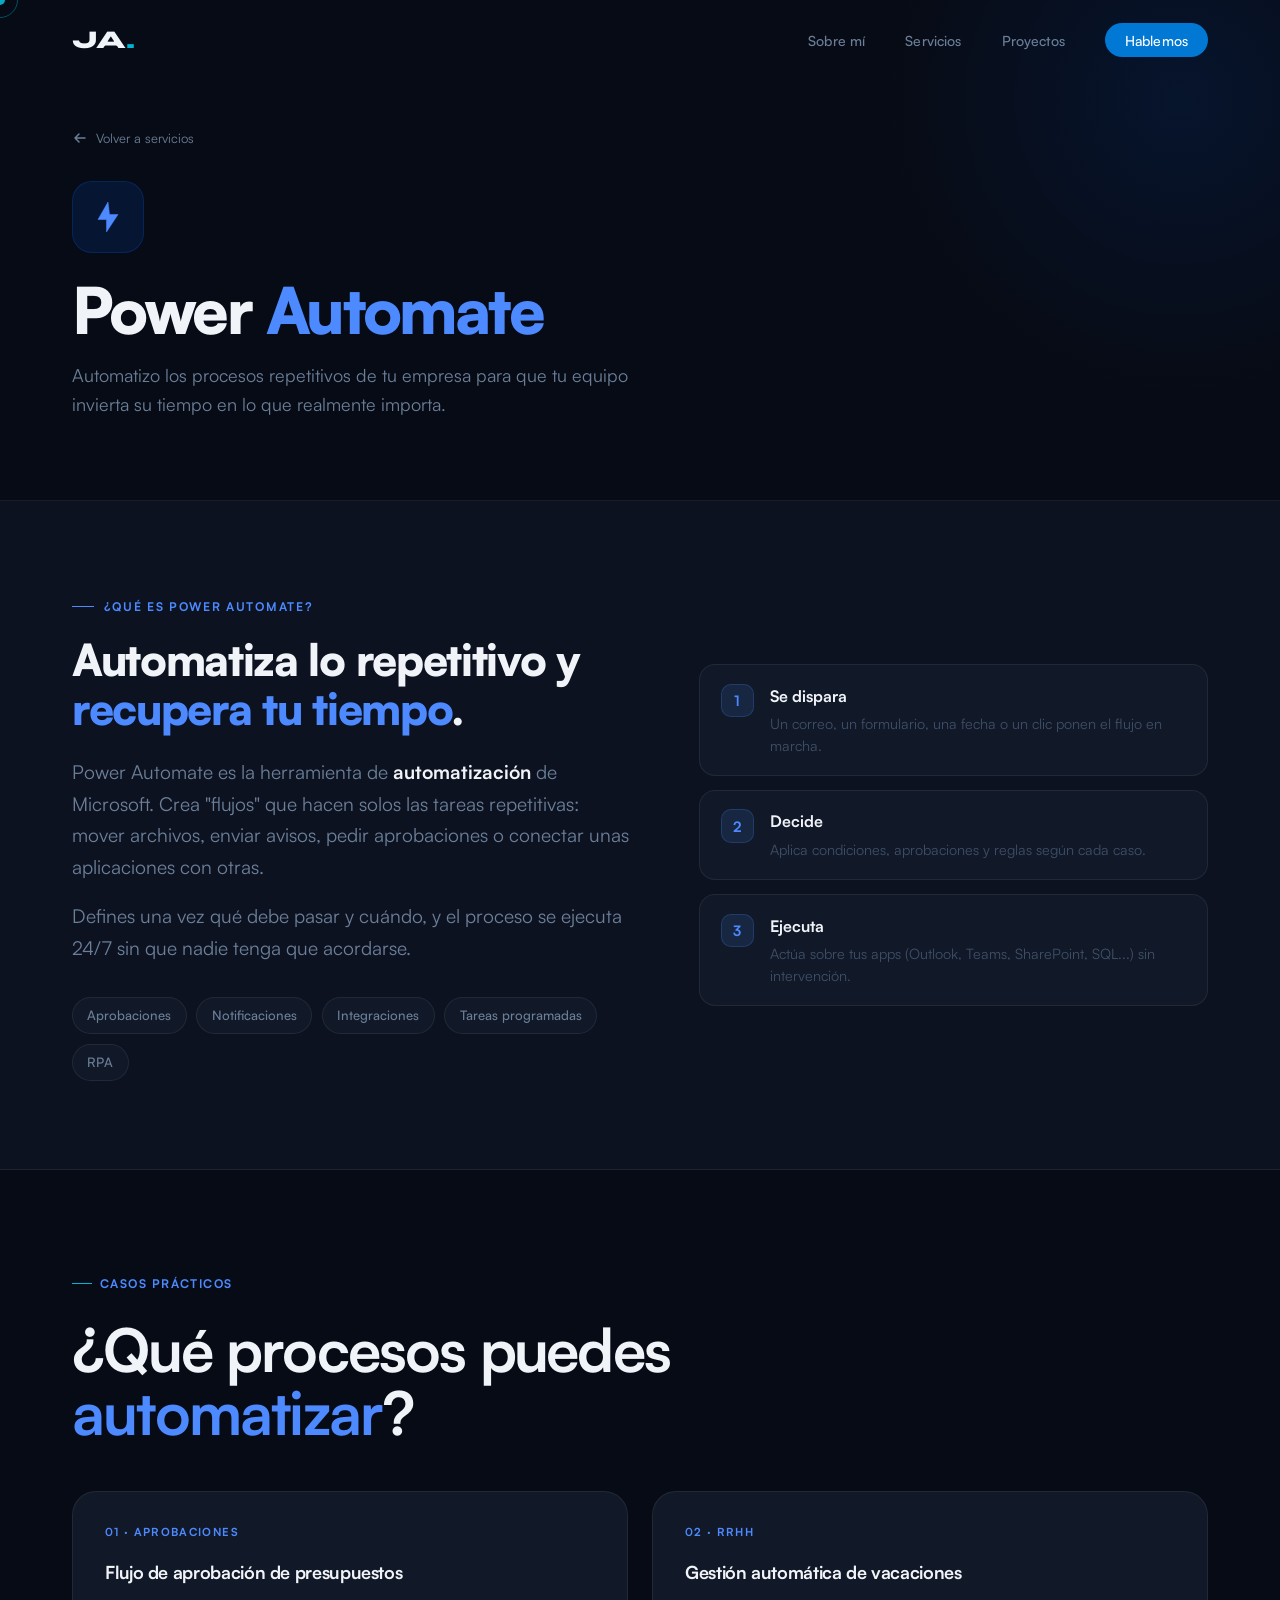
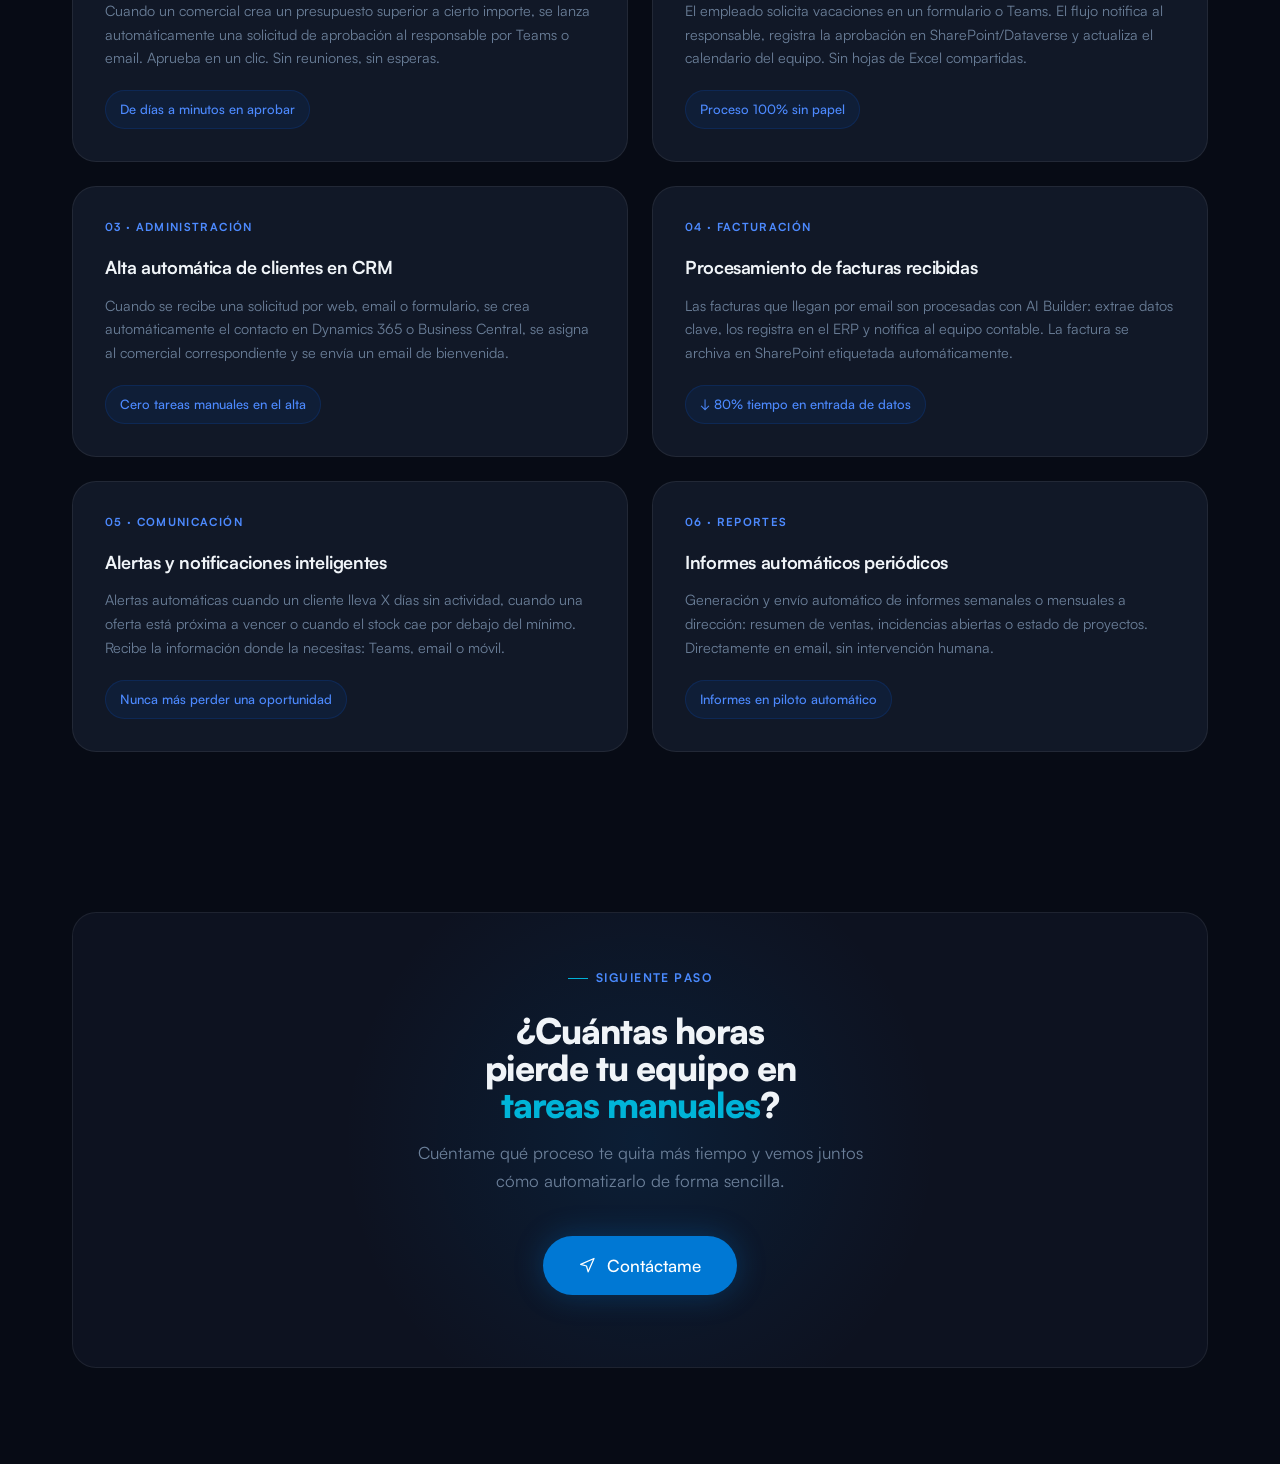
<file: pages/power-automate.html>
<!DOCTYPE html>
<html lang="es">
<head>
  <meta charset="UTF-8" />
  <meta name="viewport" content="width=device-width, initial-scale=1.0" />
  <title>Power Automate — Jesús Alonso</title>
  <link rel="preconnect" href="https://fonts.googleapis.com" />
  <link rel="preconnect" href="https://fonts.gstatic.com" crossorigin />
  <link href="https://fonts.googleapis.com/css2?family=Syne:wght@400;500;600;700;800&family=DM+Sans:ital,opsz,wght@0,9..40,300;0,9..40,400;0,9..40,500;1,9..40,300&display=swap" rel="stylesheet" />
  <link rel="stylesheet" href="../css/styles.css" />
  <style>
    :root { --accent: #0066FF; }
    .detail-hero::after {
      content: '';
      position: absolute;
      top: -200px; right: -200px;
      width: 600px; height: 600px;
      background: radial-gradient(circle, rgba(0,102,255,0.1) 0%, transparent 70%);
      pointer-events: none;
    }
    .detail-icon-large { background: rgba(0,102,255,0.12); border: 1px solid rgba(0,102,255,0.2); }
    .detail-title span { color: #4d8aff; }
    .case-number { color: #4d8aff; }
    .case-result { color: #4d8aff; background: rgba(0,102,255,0.08); border-color: rgba(0,102,255,0.15); }
    .case-card:hover { border-color: rgba(0,102,255,0.3); }
    .section-title em { color: #4d8aff !important; }
  </style>
</head>
<body>
  <div class="cursor" id="cursor"></div>
  <div class="cursor-trail" id="cursorTrail"></div>

  <nav class="nav scrolled" id="nav">
    <div class="nav-inner">
      <a href="../index.html" class="nav-logo">JA<span class="dot">.</span></a>
      <ul class="nav-links">
        <li><a href="../index.html#about">Sobre mí</a></li>
        <li><a href="../index.html#services">Servicios</a></li>
        <li><a href="../index.html#portfolio">Proyectos</a></li>
        <li><a href="../index.html#contact" class="nav-cta">Hablemos</a></li>
      </ul>
      <button class="nav-toggle" id="navToggle"><span></span><span></span><span></span></button>
    </div>
  </nav>

  <section class="detail-hero">
    <div class="detail-hero-bg">
      <div class="noise"></div>
    </div>
    <div class="container">
      <a href="../index.html#services" class="detail-back reveal">
        <svg viewBox="0 0 16 16" fill="none"><path d="M3 8h10M9 4l4 4-4 4" stroke="currentColor" stroke-width="1.5" stroke-linecap="round" stroke-linejoin="round"/></svg>
        Volver a servicios
      </a>
      <div class="detail-icon-large reveal">
        <svg viewBox="0 0 40 40" fill="none"><path d="M20 5l-10 17.5h8.5v12.5l11.5-17.5h-8.5L20 5z" fill="#4d8aff" stroke="#4d8aff" stroke-width="0.5" stroke-linejoin="round"/></svg>
      </div>
      <h1 class="detail-title reveal">Power <span>Automate</span></h1>
      <p class="detail-subtitle reveal">
        Automatizo los procesos repetitivos de tu empresa para que tu equipo invierta su tiempo en lo que realmente importa.
      </p>
    </div>
  </section>

  <!-- ¿QUÉ ES...? -->
  <section class="tech-intro" style="--accent:#4d8aff">
    <div class="container">
      <div class="tech-intro-grid">
        <div class="tech-intro-copy">
          <div class="tech-intro-eyebrow reveal">¿Qué es Power Automate?</div>
          <h2 class="tech-intro-title reveal">Automatiza lo repetitivo y <em>recupera tu tiempo</em>.</h2>
          <p class="tech-intro-lead reveal">Power Automate es la herramienta de <strong>automatización</strong> de Microsoft. Crea "flujos" que hacen solos las tareas repetitivas: mover archivos, enviar avisos, pedir aprobaciones o conectar unas aplicaciones con otras.</p>
          <p class="tech-intro-lead reveal">Defines una vez qué debe pasar y cuándo, y el proceso se ejecuta 24/7 sin que nadie tenga que acordarse.</p>
          <div class="tech-uses reveal">
            <span class="tech-use-chip">Aprobaciones</span>
            <span class="tech-use-chip">Notificaciones</span>
            <span class="tech-use-chip">Integraciones</span>
            <span class="tech-use-chip">Tareas programadas</span>
            <span class="tech-use-chip">RPA</span>
          </div>
        </div>
        <div class="tech-points">
          <div class="tech-point reveal"><div class="tech-point-num">1</div><div><h4>Se dispara</h4><p>Un correo, un formulario, una fecha o un clic ponen el flujo en marcha.</p></div></div>
          <div class="tech-point reveal"><div class="tech-point-num">2</div><div><h4>Decide</h4><p>Aplica condiciones, aprobaciones y reglas según cada caso.</p></div></div>
          <div class="tech-point reveal"><div class="tech-point-num">3</div><div><h4>Ejecuta</h4><p>Actúa sobre tus apps (Outlook, Teams, SharePoint, SQL...) sin intervención.</p></div></div>
        </div>
      </div>
    </div>
  </section>

  <section class="detail-cases">
    <div class="container">
      <div class="section-tag reveal" style="color: #4d8aff;">Casos prácticos</div>
      <h2 class="section-title reveal" style="margin-bottom: 3rem;">
        ¿Qué procesos puedes<br /><em>automatizar</em>?
      </h2>
      <div class="cases-grid">

        <div class="case-card reveal">
          <div class="case-number">01 · Aprobaciones</div>
          <h3 class="case-title">Flujo de aprobación de presupuestos</h3>
          <p class="case-desc">Cuando un comercial crea un presupuesto superior a cierto importe, se lanza automáticamente una solicitud de aprobación al responsable por Teams o email. Aprueba en un clic. Sin reuniones, sin esperas.</p>
          <span class="case-result">De días a minutos en aprobar</span>
        </div>

        <div class="case-card reveal">
          <div class="case-number">02 · RRHH</div>
          <h3 class="case-title">Gestión automática de vacaciones</h3>
          <p class="case-desc">El empleado solicita vacaciones en un formulario o Teams. El flujo notifica al responsable, registra la aprobación en SharePoint/Dataverse y actualiza el calendario del equipo. Sin hojas de Excel compartidas.</p>
          <span class="case-result">Proceso 100% sin papel</span>
        </div>

        <div class="case-card reveal">
          <div class="case-number">03 · Administración</div>
          <h3 class="case-title">Alta automática de clientes en CRM</h3>
          <p class="case-desc">Cuando se recibe una solicitud por web, email o formulario, se crea automáticamente el contacto en Dynamics 365 o Business Central, se asigna al comercial correspondiente y se envía un email de bienvenida.</p>
          <span class="case-result">Cero tareas manuales en el alta</span>
        </div>

        <div class="case-card reveal">
          <div class="case-number">04 · Facturación</div>
          <h3 class="case-title">Procesamiento de facturas recibidas</h3>
          <p class="case-desc">Las facturas que llegan por email son procesadas con AI Builder: extrae datos clave, los registra en el ERP y notifica al equipo contable. La factura se archiva en SharePoint etiquetada automáticamente.</p>
          <span class="case-result">↓ 80% tiempo en entrada de datos</span>
        </div>

        <div class="case-card reveal">
          <div class="case-number">05 · Comunicación</div>
          <h3 class="case-title">Alertas y notificaciones inteligentes</h3>
          <p class="case-desc">Alertas automáticas cuando un cliente lleva X días sin actividad, cuando una oferta está próxima a vencer o cuando el stock cae por debajo del mínimo. Recibe la información donde la necesitas: Teams, email o móvil.</p>
          <span class="case-result">Nunca más perder una oportunidad</span>
        </div>

        <div class="case-card reveal">
          <div class="case-number">06 · Reportes</div>
          <h3 class="case-title">Informes automáticos periódicos</h3>
          <p class="case-desc">Generación y envío automático de informes semanales o mensuales a dirección: resumen de ventas, incidencias abiertas o estado de proyectos. Directamente en email, sin intervención humana.</p>
          <span class="case-result">Informes en piloto automático</span>
        </div>

      </div>
    </div>
  </section>

  <!-- ============================================================
       PROYECTOS REALIZADOS
       ============================================================ -->
  <!-- "Proyectos realizados" oculto hasta tener proyectos publicados.
       Para reactivar: quitar el atributo hidden de la línea siguiente. -->
  <section class="detail-projects" id="proyectos" hidden>
    <div class="container">
      <div class="detail-projects-header">
        <div class="section-tag reveal" style="color:#4d8aff;">Proyectos realizados</div>
        <h2 class="section-title reveal">
          Automatizaciones con <em style="color:#4d8aff">Power Automate</em>
        </h2>
        <p class="section-desc reveal" style="margin-top:1.25rem;">
          Flujos puestos en producción. Se irán publicando con esquemas, capturas y vídeos de cómo trabajan en el día a día.
        </p>
      </div>

      <article class="project-block reveal" id="proyecto-ejemplo">
        <div class="project-head">
          <div class="project-head-left">
            <div class="project-meta" style="color:#4d8aff;">
              <span class="meta-dot"></span>
              <span>Proyecto · Próximamente</span>
            </div>
            <h3 class="project-title">Flujo de aprobaciones</h3>
            <p class="project-summary">
              Automatización completa de un proceso de aprobación con notificaciones por Teams/email, escalado por jerarquía, registro en SharePoint y SLA controlado.
            </p>
          </div>
          <div class="project-tags">
            <span class="project-tag">Power Automate</span>
            <span class="project-tag">SharePoint</span>
            <span class="project-tag">Teams</span>
          </div>
        </div>

        <div class="project-gallery">
          <div class="media-item media-large" data-media-type="placeholder">
            <div class="media-empty">
              <svg viewBox="0 0 24 24" fill="none" stroke="currentColor" stroke-width="1.5"><circle cx="6" cy="6" r="2"/><circle cx="18" cy="6" r="2"/><circle cx="12" cy="18" r="2"/><path d="M8 7l3 9M16 7l-3 9" stroke-linecap="round"/></svg>
              <span>Diagrama del flujo</span>
            </div>
          </div>
          <div class="media-item" data-media-type="placeholder">
            <div class="media-empty">
              <svg viewBox="0 0 24 24" fill="none" stroke="currentColor" stroke-width="1.5"><polygon points="6,4 20,12 6,20" fill="currentColor"/></svg>
              <span>Vídeo demo</span>
            </div>
          </div>
        </div>
      </article>

      <!--
      ===================================================================
      PLANTILLA NUEVO PROYECTO POWER AUTOMATE
      ===================================================================

      <article class="project-block reveal" id="proyecto-[slug]">
        <div class="project-head">
          <div class="project-head-left">
            <div class="project-meta" style="color:#4d8aff;"><span class="meta-dot"></span><span>Proyecto · [Categoría]</span></div>
            <h3 class="project-title">[Nombre]</h3>
            <p class="project-summary">[Descripción].</p>
          </div>
          <div class="project-tags"><span class="project-tag">Power Automate</span></div>
        </div>
        <div class="project-gallery">
          <a class="media-item media-large" href="../img/proyectos/[slug]/cover.jpg" data-media-type="image">
            <img src="../img/proyectos/[slug]/cover.jpg" alt="[alt]" />
          </a>
        </div>
      </article>

      =================================================================== -->
    </div>
  </section>

  <section class="detail-cta">
    <div class="container">
      <div class="detail-cta-inner">
        <div class="contact-bg-glow"></div>
        <div class="section-tag reveal" style="justify-content:center;color:#4d8aff;">Siguiente paso</div>
        <h2 class="contact-title reveal">¿Cuántas horas <br />pierde tu equipo en <br /><em>tareas manuales</em>?</h2>
        <p class="contact-desc reveal">Cuéntame qué proceso te quita más tiempo y vemos juntos cómo automatizarlo de forma sencilla.</p>
        <div class="contact-actions reveal">
          <a href="../index.html#contact" class="btn btn-primary btn-large">
            <svg width="20" height="20" viewBox="0 0 24 24" fill="none" stroke="currentColor" stroke-width="1.5"><path d="M2 10l16-7-7 16-2-7-7-2z" stroke-linejoin="round"/></svg>
            <span>Contáctame</span>
          </a>
        </div>
      </div>
    </div>
  </section>

  <script src="../js/main.js"></script>
</body>
</html>
</file>
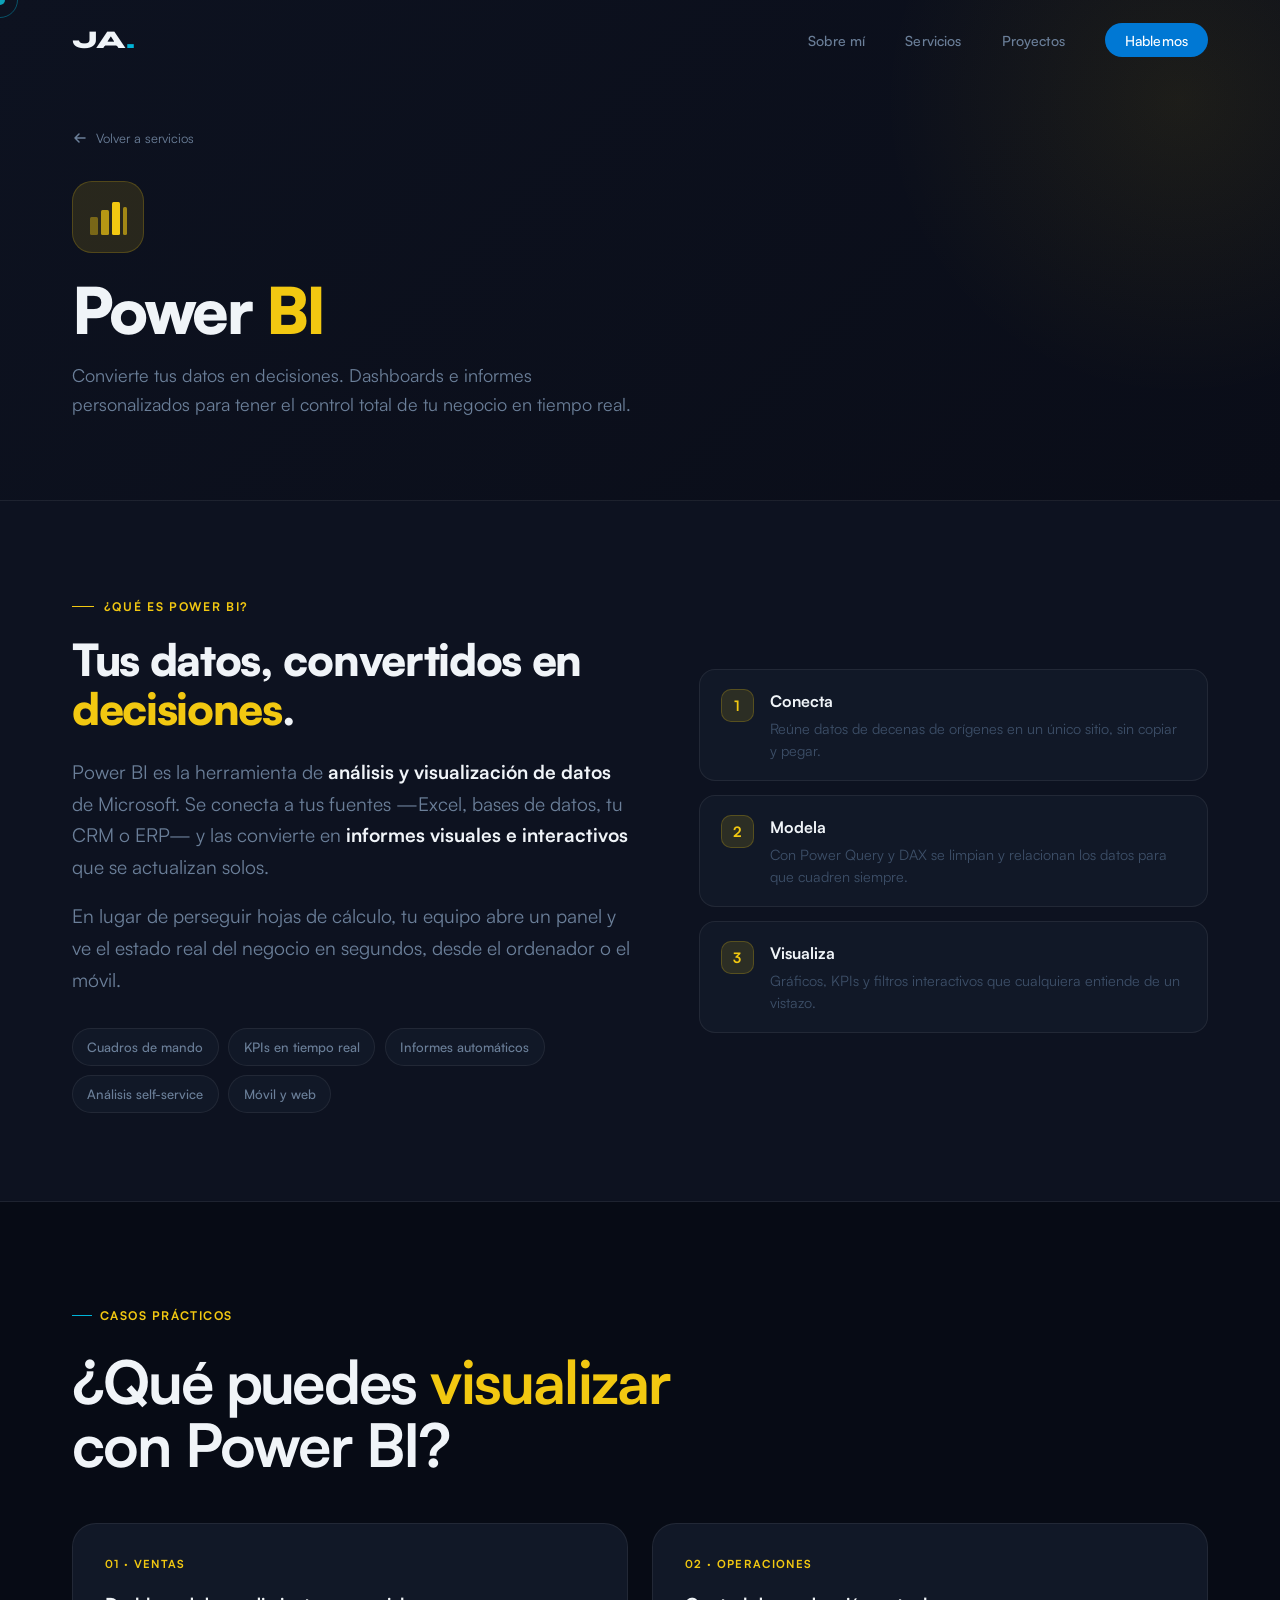
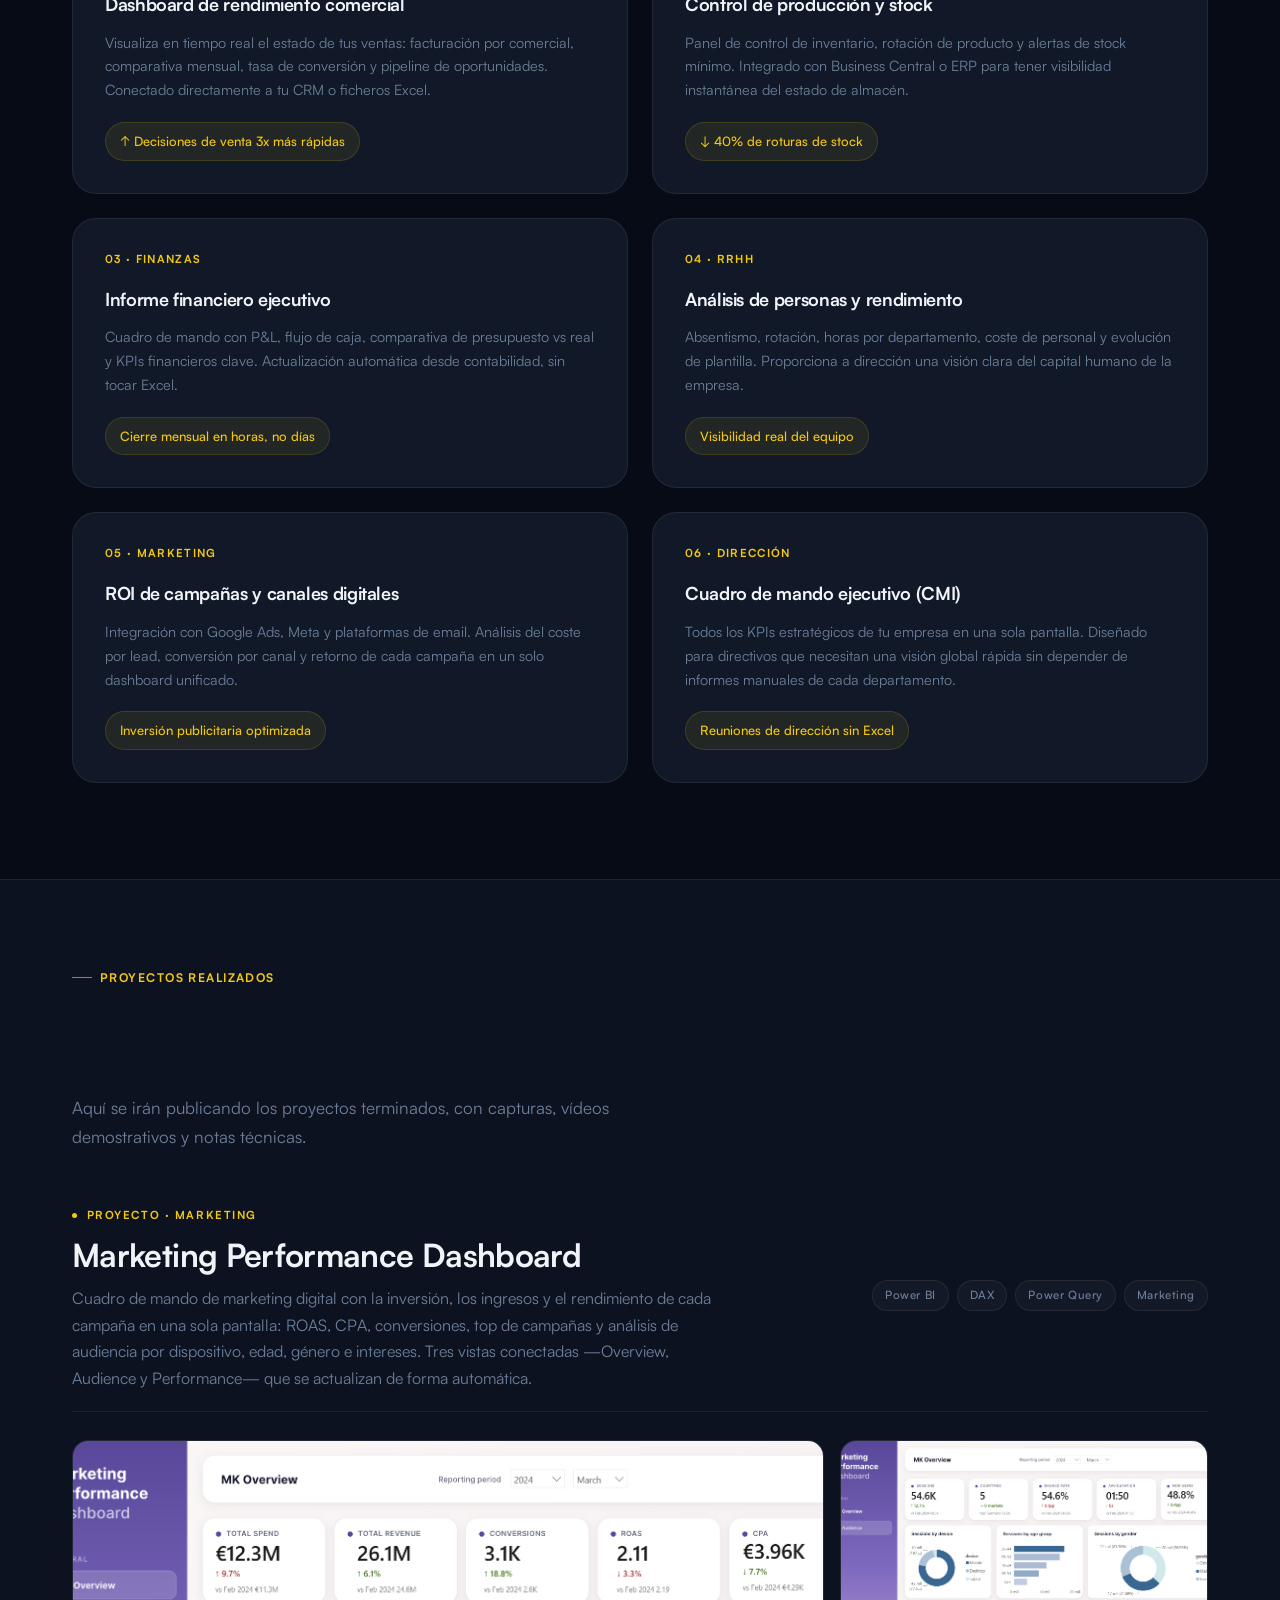
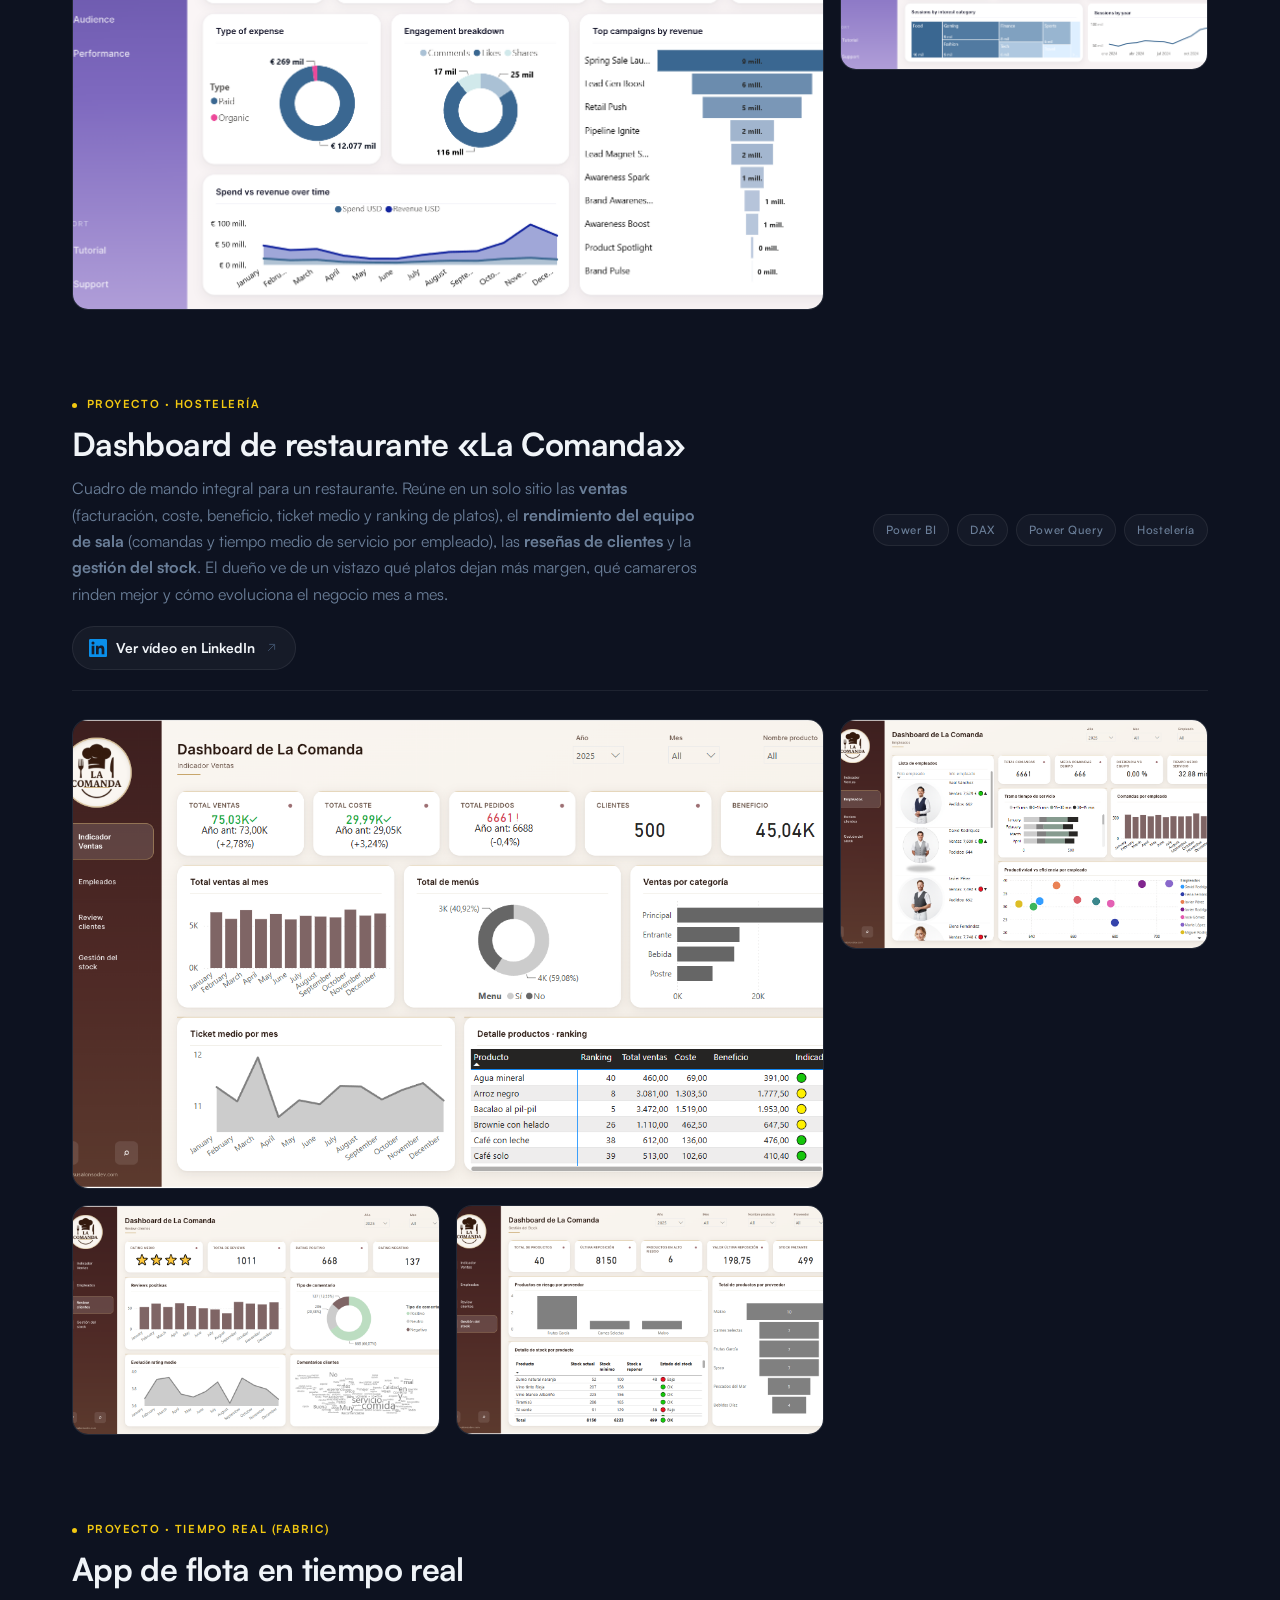
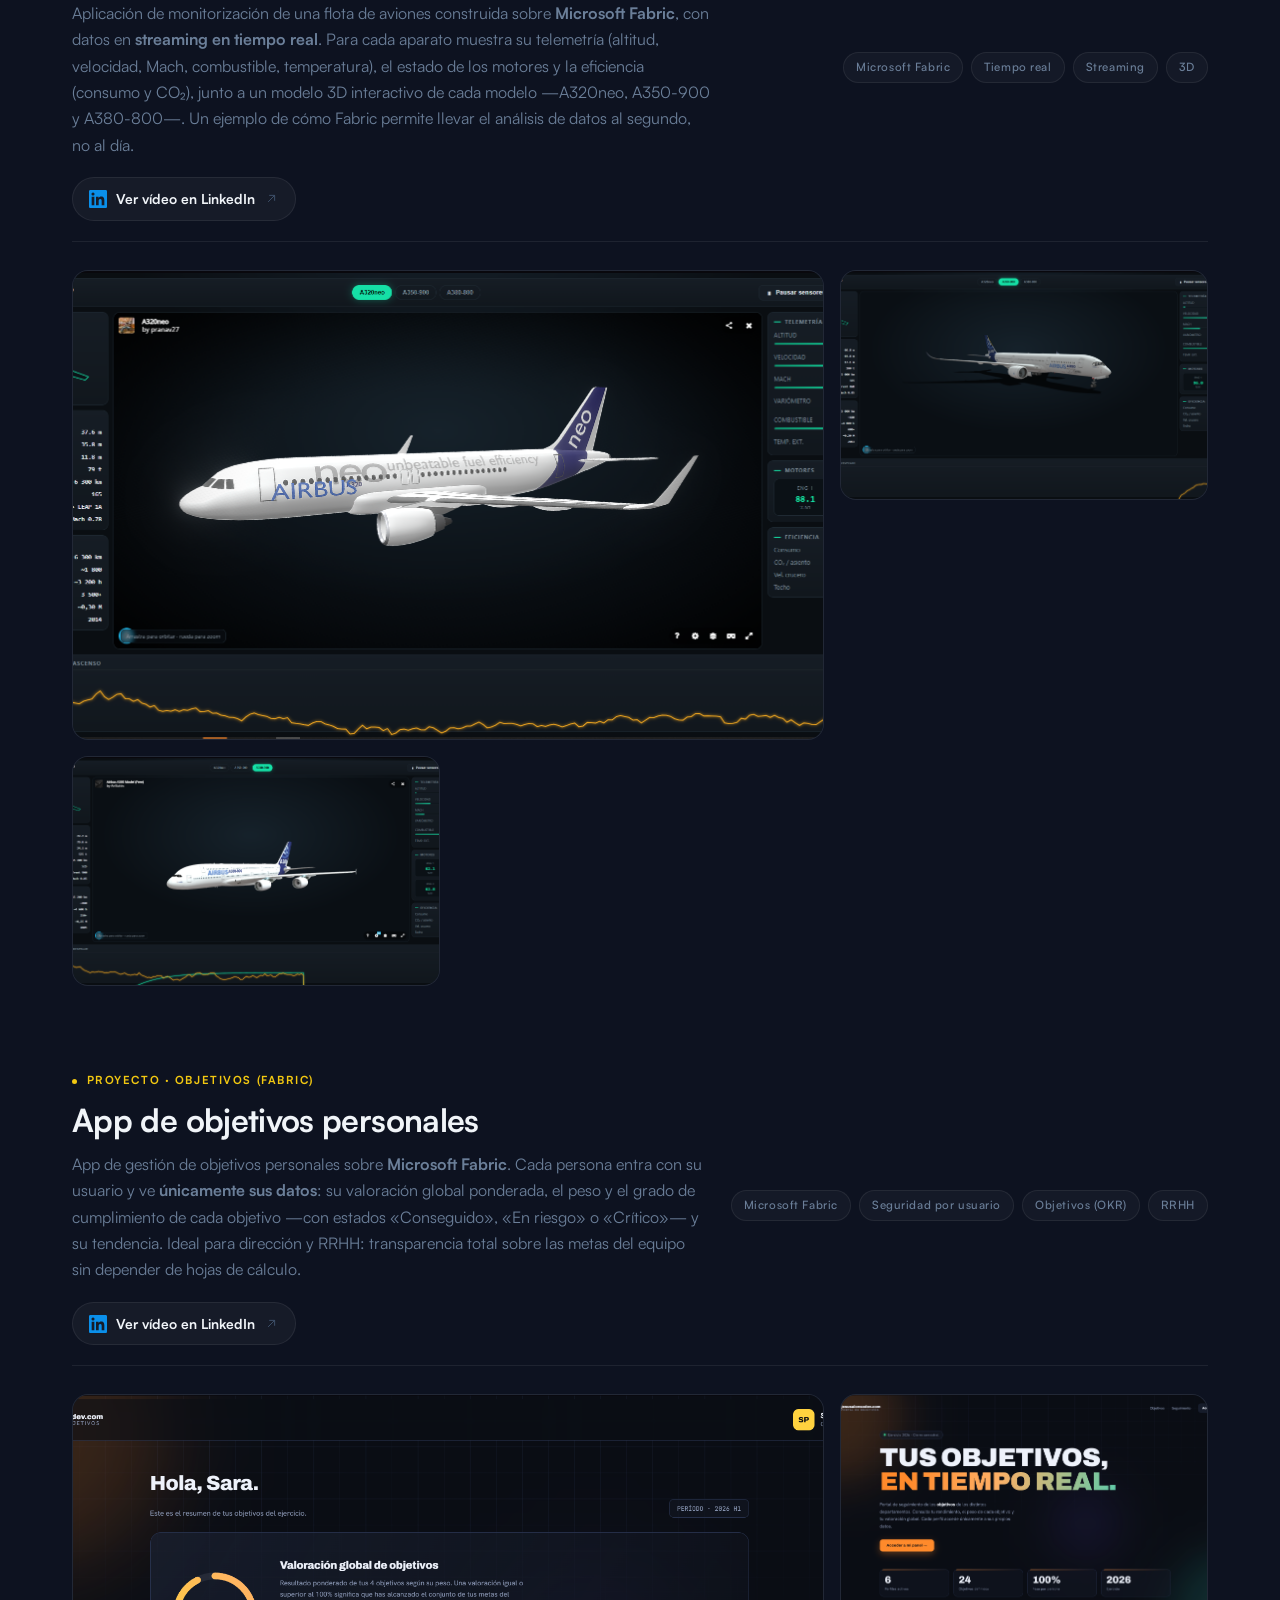
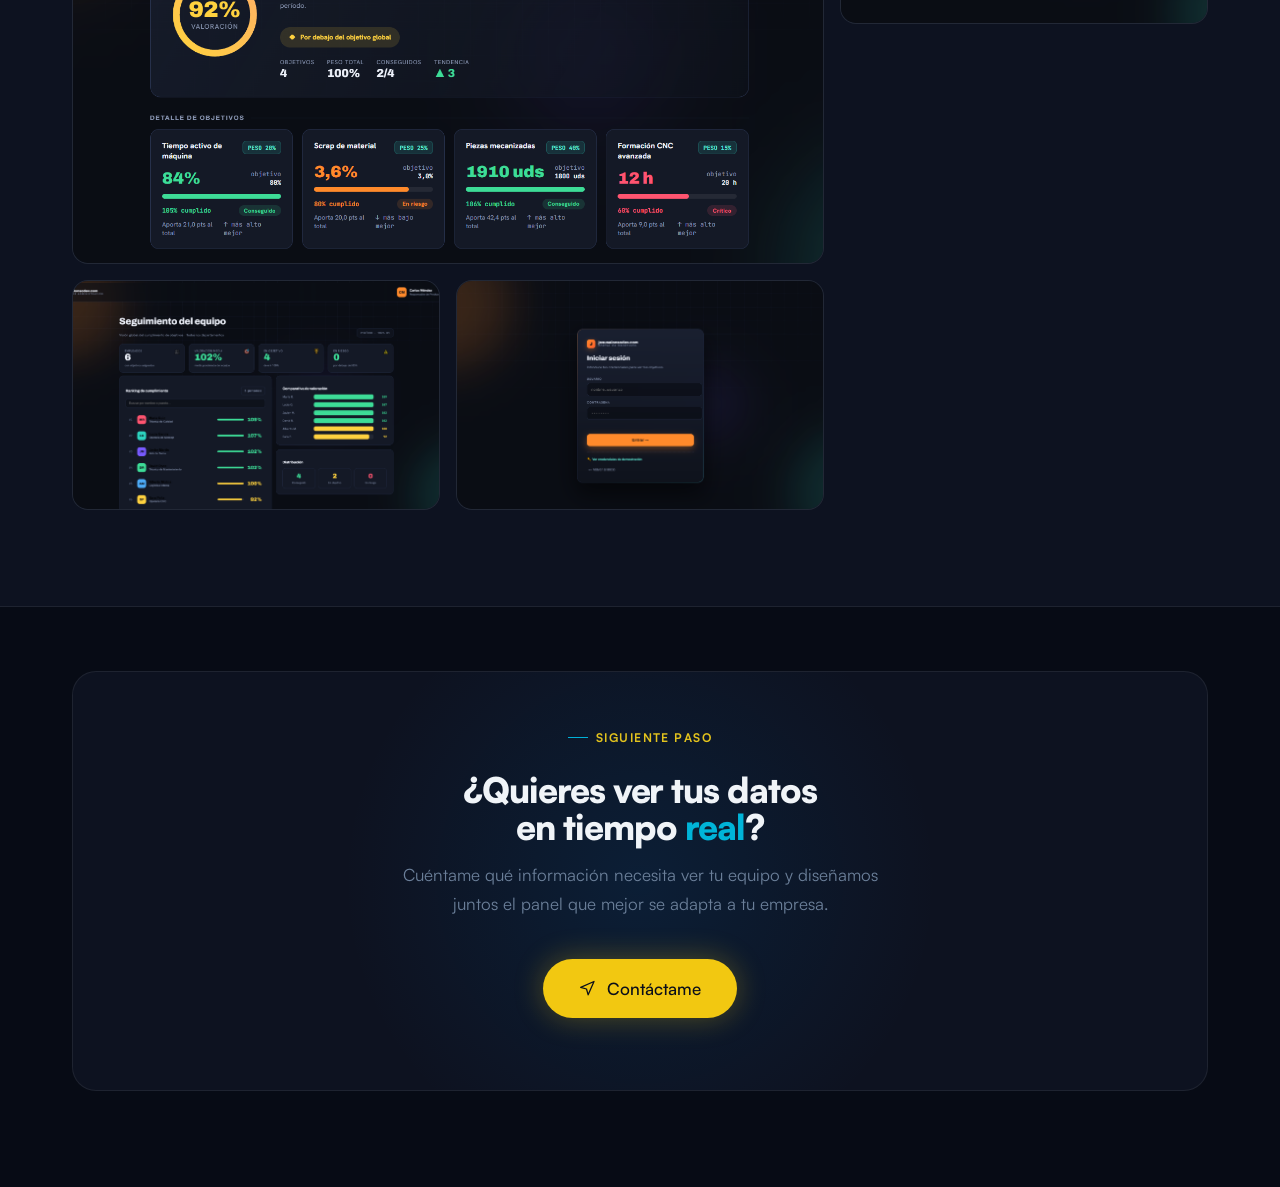
<file: pages/power-bi.html>
<!DOCTYPE html>
<html lang="es">
<head>
  <meta charset="UTF-8" />
  <meta name="viewport" content="width=device-width, initial-scale=1.0" />
  <title>Power BI — Jesús Alonso</title>
  <link rel="preconnect" href="https://fonts.googleapis.com" />
  <link rel="preconnect" href="https://fonts.gstatic.com" crossorigin />
  <link href="https://fonts.googleapis.com/css2?family=Syne:wght@400;500;600;700;800&family=DM+Sans:ital,opsz,wght@0,9..40,300;0,9..40,400;0,9..40,500;1,9..40,300&display=swap" rel="stylesheet" />
  <link rel="stylesheet" href="../css/styles.css" />
  <style>
    :root { --accent: #F2C811; }
    .detail-hero { background: linear-gradient(135deg, #0d1220 0%, #0a0d18 100%); }
    .detail-hero::after {
      content: '';
      position: absolute;
      top: -200px; right: -200px;
      width: 600px; height: 600px;
      background: radial-gradient(circle, rgba(242,200,17,0.08) 0%, transparent 70%);
      pointer-events: none;
    }
    .detail-icon-large { background: rgba(242,200,17,0.12); border: 1px solid rgba(242,200,17,0.2); }
    .detail-title span { color: #F2C811; }
    .case-number { color: #F2C811; }
    .case-result { color: #F2C811; background: rgba(242,200,17,0.08); border-color: rgba(242,200,17,0.15); }
    .case-card:hover { border-color: rgba(242,200,17,0.3); }
  </style>
</head>
<body>
  <div class="cursor" id="cursor"></div>
  <div class="cursor-trail" id="cursorTrail"></div>

  <nav class="nav scrolled" id="nav">
    <div class="nav-inner">
      <a href="../index.html" class="nav-logo">JA<span class="dot">.</span></a>
      <ul class="nav-links">
        <li><a href="../index.html#about">Sobre mí</a></li>
        <li><a href="../index.html#services">Servicios</a></li>
        <li><a href="../index.html#portfolio">Proyectos</a></li>
        <li><a href="../index.html#contact" class="nav-cta">Hablemos</a></li>
      </ul>
      <button class="nav-toggle" id="navToggle"><span></span><span></span><span></span></button>
    </div>
  </nav>

  <section class="detail-hero">
    <div class="detail-hero-bg">
      <div class="noise"></div>
    </div>
    <div class="container">
      <a href="../index.html#services" class="detail-back reveal">
        <svg viewBox="0 0 16 16" fill="none"><path d="M3 8h10M9 4l4 4-4 4" stroke="currentColor" stroke-width="1.5" stroke-linecap="round" stroke-linejoin="round"/></svg>
        Volver a servicios
      </a>
      <div class="detail-icon-large reveal">
        <svg viewBox="0 0 40 40" fill="none"><rect x="2" y="20" width="8" height="18" rx="1.5" fill="#F2C811" opacity=".4"/><rect x="13" y="13" width="8" height="25" rx="1.5" fill="#F2C811" opacity=".7"/><rect x="24" y="5" width="8" height="33" rx="1.5" fill="#F2C811"/><rect x="35" y="10" width="4" height="28" rx="1.5" fill="#F2C811" opacity=".6"/></svg>
      </div>
      <h1 class="detail-title reveal">Power <span>BI</span></h1>
      <p class="detail-subtitle reveal">
        Convierte tus datos en decisiones. Dashboards e informes personalizados para tener el control total de tu negocio en tiempo real.
      </p>
    </div>
  </section>

  <!-- ¿QUÉ ES...? -->
  <section class="tech-intro" style="--accent:#F2C811">
    <div class="container">
      <div class="tech-intro-grid">
        <div class="tech-intro-copy">
          <div class="tech-intro-eyebrow reveal">¿Qué es Power BI?</div>
          <h2 class="tech-intro-title reveal">Tus datos, convertidos en <em>decisiones</em>.</h2>
          <p class="tech-intro-lead reveal">Power BI es la herramienta de <strong>análisis y visualización de datos</strong> de Microsoft. Se conecta a tus fuentes —Excel, bases de datos, tu CRM o ERP— y las convierte en <strong>informes visuales e interactivos</strong> que se actualizan solos.</p>
          <p class="tech-intro-lead reveal">En lugar de perseguir hojas de cálculo, tu equipo abre un panel y ve el estado real del negocio en segundos, desde el ordenador o el móvil.</p>
          <div class="tech-uses reveal">
            <span class="tech-use-chip">Cuadros de mando</span>
            <span class="tech-use-chip">KPIs en tiempo real</span>
            <span class="tech-use-chip">Informes automáticos</span>
            <span class="tech-use-chip">Análisis self-service</span>
            <span class="tech-use-chip">Móvil y web</span>
          </div>
        </div>
        <div class="tech-points">
          <div class="tech-point reveal"><div class="tech-point-num">1</div><div><h4>Conecta</h4><p>Reúne datos de decenas de orígenes en un único sitio, sin copiar y pegar.</p></div></div>
          <div class="tech-point reveal"><div class="tech-point-num">2</div><div><h4>Modela</h4><p>Con Power Query y DAX se limpian y relacionan los datos para que cuadren siempre.</p></div></div>
          <div class="tech-point reveal"><div class="tech-point-num">3</div><div><h4>Visualiza</h4><p>Gráficos, KPIs y filtros interactivos que cualquiera entiende de un vistazo.</p></div></div>
        </div>
      </div>
    </div>
  </section>

  <section class="detail-cases">
    <div class="container">
      <div class="section-tag reveal" style="color: #F2C811;">Casos prácticos</div>
      <h2 class="section-title reveal" style="margin-bottom: 3rem;">
        ¿Qué puedes <em style="color:#F2C811">visualizar</em><br />con Power BI?
      </h2>
      <div class="cases-grid">

        <div class="case-card reveal">
          <div class="case-number">01 · Ventas</div>
          <h3 class="case-title">Dashboard de rendimiento comercial</h3>
          <p class="case-desc">Visualiza en tiempo real el estado de tus ventas: facturación por comercial, comparativa mensual, tasa de conversión y pipeline de oportunidades. Conectado directamente a tu CRM o ficheros Excel.</p>
          <span class="case-result">↑ Decisiones de venta 3x más rápidas</span>
        </div>

        <div class="case-card reveal">
          <div class="case-number">02 · Operaciones</div>
          <h3 class="case-title">Control de producción y stock</h3>
          <p class="case-desc">Panel de control de inventario, rotación de producto y alertas de stock mínimo. Integrado con Business Central o ERP para tener visibilidad instantánea del estado de almacén.</p>
          <span class="case-result">↓ 40% de roturas de stock</span>
        </div>

        <div class="case-card reveal">
          <div class="case-number">03 · Finanzas</div>
          <h3 class="case-title">Informe financiero ejecutivo</h3>
          <p class="case-desc">Cuadro de mando con P&L, flujo de caja, comparativa de presupuesto vs real y KPIs financieros clave. Actualización automática desde contabilidad, sin tocar Excel.</p>
          <span class="case-result">Cierre mensual en horas, no días</span>
        </div>

        <div class="case-card reveal">
          <div class="case-number">04 · RRHH</div>
          <h3 class="case-title">Análisis de personas y rendimiento</h3>
          <p class="case-desc">Absentismo, rotación, horas por departamento, coste de personal y evolución de plantilla. Proporciona a dirección una visión clara del capital humano de la empresa.</p>
          <span class="case-result">Visibilidad real del equipo</span>
        </div>

        <div class="case-card reveal">
          <div class="case-number">05 · Marketing</div>
          <h3 class="case-title">ROI de campañas y canales digitales</h3>
          <p class="case-desc">Integración con Google Ads, Meta y plataformas de email. Análisis del coste por lead, conversión por canal y retorno de cada campaña en un solo dashboard unificado.</p>
          <span class="case-result">Inversión publicitaria optimizada</span>
        </div>

        <div class="case-card reveal">
          <div class="case-number">06 · Dirección</div>
          <h3 class="case-title">Cuadro de mando ejecutivo (CMI)</h3>
          <p class="case-desc">Todos los KPIs estratégicos de tu empresa en una sola pantalla. Diseñado para directivos que necesitan una visión global rápida sin depender de informes manuales de cada departamento.</p>
          <span class="case-result">Reuniones de dirección sin Excel</span>
        </div>

      </div>
    </div>
  </section>

  <!-- ============================================================
       PROYECTOS REALIZADOS
       ============================================================ -->
  <!-- "Proyectos realizados" oculto hasta tener proyectos publicados.
       Para reactivar: quitar el atributo hidden de la línea siguiente. -->
  <section class="detail-projects" id="proyectos">
    <div class="container">
      <div class="detail-projects-header">
        <div class="section-tag reveal" style="color:#F2C811;">Proyectos realizados</div>
        <h2 class="section-title reveal">
          Proyectos reales en <em style="color:#F2C811">Power BI</em>
        </h2>
        <p class="section-desc reveal" style="margin-top:1.25rem;">
          Aquí se irán publicando los proyectos terminados, con capturas, vídeos demostrativos y notas técnicas.
        </p>
      </div>

      <!-- PROYECTO: MKDigital · Marketing Performance Dashboard -->
      <article class="project-block reveal" id="proyecto-mkdigital">
        <div class="project-head">
          <div class="project-head-left">
            <div class="project-meta" style="color:#F2C811;">
              <span class="meta-dot"></span>
              <span>Proyecto · Marketing</span>
            </div>
            <h3 class="project-title">Marketing Performance Dashboard</h3>
            <p class="project-summary">
              Cuadro de mando de marketing digital con la inversión, los ingresos y el rendimiento de cada campaña en una sola pantalla: ROAS, CPA, conversiones, top de campañas y análisis de audiencia por dispositivo, edad, género e intereses. Tres vistas conectadas —Overview, Audience y Performance— que se actualizan de forma automática.
            </p>
          </div>
          <div class="project-tags">
            <span class="project-tag">Power BI</span>
            <span class="project-tag">DAX</span>
            <span class="project-tag">Power Query</span>
            <span class="project-tag">Marketing</span>
          </div>
        </div>

        <div class="project-gallery">
          <a class="media-item media-large" href="../img/proyectos/PowerBI/MKDigital/Overview.png" data-media-type="image">
            <img src="../img/proyectos/PowerBI/MKDigital/Overview.png" alt="MKDigital — vista Overview del dashboard de marketing" loading="lazy" />
            <div class="media-play"><svg viewBox="0 0 24 24" fill="none" stroke="currentColor" stroke-width="1.5"><path d="M15 3h6v6M14 10l7-7M9 21H3v-6M10 14l-7 7" stroke-linecap="round" stroke-linejoin="round"/></svg></div>
          </a>
          <a class="media-item" href="../img/proyectos/PowerBI/MKDigital/Audience.png" data-media-type="image">
            <img src="../img/proyectos/PowerBI/MKDigital/Audience.png" alt="MKDigital — vista Audience: audiencia por dispositivo, edad, género e intereses" loading="lazy" />
            <div class="media-play"><svg viewBox="0 0 24 24" fill="none" stroke="currentColor" stroke-width="1.5"><path d="M15 3h6v6M14 10l7-7M9 21H3v-6M10 14l-7 7" stroke-linecap="round" stroke-linejoin="round"/></svg></div>
          </a>
        </div>
      </article>

      <!-- PROYECTO: Dashboard de restaurante "La Comanda" -->
      <article class="project-block reveal" id="proyecto-restaurante">
        <div class="project-head">
          <div class="project-head-left">
            <div class="project-meta" style="color:#F2C811;">
              <span class="meta-dot"></span>
              <span>Proyecto · Hostelería</span>
            </div>
            <h3 class="project-title">Dashboard de restaurante «La Comanda»</h3>
            <p class="project-summary">
              Cuadro de mando integral para un restaurante. Reúne en un solo sitio las <strong>ventas</strong> (facturación, coste, beneficio, ticket medio y ranking de platos), el <strong>rendimiento del equipo de sala</strong> (comandas y tiempo medio de servicio por empleado), las <strong>reseñas de clientes</strong> y la <strong>gestión del stock</strong>. El dueño ve de un vistazo qué platos dejan más margen, qué camareros rinden mejor y cómo evoluciona el negocio mes a mes.
            </p>
            <a class="project-linkedin" href="https://www.linkedin.com/posts/jes%C3%BAs-alonso-cendrero-a68b97226_powerbi-dataanalytics-businessintelligence-activity-7457136211888058369-efm7" target="_blank" rel="noopener noreferrer">
              <svg class="li-icon" viewBox="0 0 24 24" fill="currentColor" aria-hidden="true"><path d="M20.447 20.452h-3.554v-5.569c0-1.328-.027-3.037-1.852-3.037-1.853 0-2.136 1.445-2.136 2.939v5.667H9.351V9h3.414v1.561h.046c.477-.9 1.637-1.85 3.37-1.85 3.601 0 4.267 2.37 4.267 5.455v6.286zM5.337 7.433a2.062 2.062 0 0 1-2.063-2.065 2.064 2.064 0 1 1 2.063 2.065zm1.782 13.019H3.555V9h3.564v11.452zM22.225 0H1.771C.792 0 0 .774 0 1.729v20.542C0 23.227.792 24 1.771 24h20.451C23.2 24 24 23.227 24 22.271V1.729C24 .774 23.2 0 22.222 0h.003z"/></svg>
              <span>Ver vídeo en LinkedIn</span>
              <svg class="li-ext" viewBox="0 0 24 24" fill="none" stroke="currentColor" stroke-width="1.6" aria-hidden="true"><path d="M7 17L17 7M9 7h8v8" stroke-linecap="round" stroke-linejoin="round"/></svg>
            </a>
          </div>
          <div class="project-tags">
            <span class="project-tag">Power BI</span>
            <span class="project-tag">DAX</span>
            <span class="project-tag">Power Query</span>
            <span class="project-tag">Hostelería</span>
          </div>
        </div>

        <div class="project-gallery">
          <a class="media-item media-large" href="../img/proyectos/PowerBI/Restaurante/overview-sales.png" data-media-type="image">
            <img src="../img/proyectos/PowerBI/Restaurante/overview-sales.png" alt="La Comanda — indicador de ventas: facturación, beneficio y ranking de platos" loading="lazy" />
            <div class="media-play"><svg viewBox="0 0 24 24" fill="none" stroke="currentColor" stroke-width="1.5"><path d="M15 3h6v6M14 10l7-7M9 21H3v-6M10 14l-7 7" stroke-linecap="round" stroke-linejoin="round"/></svg></div>
          </a>
          <a class="media-item" href="../img/proyectos/PowerBI/Restaurante/Empleados.png" data-media-type="image">
            <img src="../img/proyectos/PowerBI/Restaurante/Empleados.png" alt="La Comanda — rendimiento del equipo: comandas y tiempo de servicio por empleado" loading="lazy" />
            <div class="media-play"><svg viewBox="0 0 24 24" fill="none" stroke="currentColor" stroke-width="1.5"><path d="M15 3h6v6M14 10l7-7M9 21H3v-6M10 14l-7 7" stroke-linecap="round" stroke-linejoin="round"/></svg></div>
          </a>
          <a class="media-item" href="../img/proyectos/PowerBI/Restaurante/review-clientes.png" data-media-type="image">
            <img src="../img/proyectos/PowerBI/Restaurante/review-clientes.png" alt="La Comanda — reseñas y valoración de clientes" loading="lazy" />
            <div class="media-play"><svg viewBox="0 0 24 24" fill="none" stroke="currentColor" stroke-width="1.5"><path d="M15 3h6v6M14 10l7-7M9 21H3v-6M10 14l-7 7" stroke-linecap="round" stroke-linejoin="round"/></svg></div>
          </a>
          <a class="media-item" href="../img/proyectos/PowerBI/Restaurante/gestion-stock.png" data-media-type="image">
            <img src="../img/proyectos/PowerBI/Restaurante/gestion-stock.png" alt="La Comanda — gestión del stock" loading="lazy" />
            <div class="media-play"><svg viewBox="0 0 24 24" fill="none" stroke="currentColor" stroke-width="1.5"><path d="M15 3h6v6M14 10l7-7M9 21H3v-6M10 14l-7 7" stroke-linecap="round" stroke-linejoin="round"/></svg></div>
          </a>
        </div>
      </article>

      <!-- PROYECTO: App de flota en tiempo real (Microsoft Fabric) -->
      <article class="project-block reveal" id="proyecto-aviones">
        <div class="project-head">
          <div class="project-head-left">
            <div class="project-meta" style="color:#F2C811;">
              <span class="meta-dot"></span>
              <span>Proyecto · Tiempo real (Fabric)</span>
            </div>
            <h3 class="project-title">App de flota en tiempo real</h3>
            <p class="project-summary">
              Aplicación de monitorización de una flota de aviones construida sobre <strong>Microsoft Fabric</strong>, con datos en <strong>streaming en tiempo real</strong>. Para cada aparato muestra su telemetría (altitud, velocidad, Mach, combustible, temperatura), el estado de los motores y la eficiencia (consumo y CO₂), junto a un modelo 3D interactivo de cada modelo —A320neo, A350-900 y A380-800—. Un ejemplo de cómo Fabric permite llevar el análisis de datos al segundo, no al día.
            </p>
            <a class="project-linkedin" href="https://www.linkedin.com/posts/jes%C3%BAs-alonso-cendrero-a68b97226_microsoftfabric-fabricapps-powerbi-activity-7473755229499461632-r_Nq" target="_blank" rel="noopener noreferrer">
              <svg class="li-icon" viewBox="0 0 24 24" fill="currentColor" aria-hidden="true"><path d="M20.447 20.452h-3.554v-5.569c0-1.328-.027-3.037-1.852-3.037-1.853 0-2.136 1.445-2.136 2.939v5.667H9.351V9h3.414v1.561h.046c.477-.9 1.637-1.85 3.37-1.85 3.601 0 4.267 2.37 4.267 5.455v6.286zM5.337 7.433a2.062 2.062 0 0 1-2.063-2.065 2.064 2.064 0 1 1 2.063 2.065zm1.782 13.019H3.555V9h3.564v11.452zM22.225 0H1.771C.792 0 0 .774 0 1.729v20.542C0 23.227.792 24 1.771 24h20.451C23.2 24 24 23.227 24 22.271V1.729C24 .774 23.2 0 22.222 0h.003z"/></svg>
              <span>Ver vídeo en LinkedIn</span>
              <svg class="li-ext" viewBox="0 0 24 24" fill="none" stroke="currentColor" stroke-width="1.6" aria-hidden="true"><path d="M7 17L17 7M9 7h8v8" stroke-linecap="round" stroke-linejoin="round"/></svg>
            </a>
          </div>
          <div class="project-tags">
            <span class="project-tag">Microsoft Fabric</span>
            <span class="project-tag">Tiempo real</span>
            <span class="project-tag">Streaming</span>
            <span class="project-tag">3D</span>
          </div>
        </div>

        <div class="project-gallery">
          <a class="media-item media-large" href="../img/proyectos/PowerBI/aviones-fabric/1.png" data-media-type="image">
            <img src="../img/proyectos/PowerBI/aviones-fabric/1.png" alt="App de aviones — telemetría en tiempo real del A320neo" loading="lazy" />
            <div class="media-play"><svg viewBox="0 0 24 24" fill="none" stroke="currentColor" stroke-width="1.5"><path d="M15 3h6v6M14 10l7-7M9 21H3v-6M10 14l-7 7" stroke-linecap="round" stroke-linejoin="round"/></svg></div>
          </a>
          <a class="media-item" href="../img/proyectos/PowerBI/aviones-fabric/2.png" data-media-type="image">
            <img src="../img/proyectos/PowerBI/aviones-fabric/2.png" alt="App de aviones — vista del A350-900 con datos de flota" loading="lazy" />
            <div class="media-play"><svg viewBox="0 0 24 24" fill="none" stroke="currentColor" stroke-width="1.5"><path d="M15 3h6v6M14 10l7-7M9 21H3v-6M10 14l-7 7" stroke-linecap="round" stroke-linejoin="round"/></svg></div>
          </a>
          <a class="media-item" href="../img/proyectos/PowerBI/aviones-fabric/3.png" data-media-type="image">
            <img src="../img/proyectos/PowerBI/aviones-fabric/3.png" alt="App de aviones — tercera vista de la flota" loading="lazy" />
            <div class="media-play"><svg viewBox="0 0 24 24" fill="none" stroke="currentColor" stroke-width="1.5"><path d="M15 3h6v6M14 10l7-7M9 21H3v-6M10 14l-7 7" stroke-linecap="round" stroke-linejoin="round"/></svg></div>
          </a>
        </div>
      </article>

      <!-- PROYECTO: App de objetivos personales (Microsoft Fabric) -->
      <article class="project-block reveal" id="proyecto-objetivos">
        <div class="project-head">
          <div class="project-head-left">
            <div class="project-meta" style="color:#F2C811;">
              <span class="meta-dot"></span>
              <span>Proyecto · Objetivos (Fabric)</span>
            </div>
            <h3 class="project-title">App de objetivos personales</h3>
            <p class="project-summary">
              App de gestión de objetivos personales sobre <strong>Microsoft Fabric</strong>. Cada persona entra con su usuario y ve <strong>únicamente sus datos</strong>: su valoración global ponderada, el peso y el grado de cumplimiento de cada objetivo —con estados «Conseguido», «En riesgo» o «Crítico»— y su tendencia. Ideal para dirección y RRHH: transparencia total sobre las metas del equipo sin depender de hojas de cálculo.
            </p>
            <a class="project-linkedin" href="https://www.linkedin.com/posts/jes%C3%BAs-alonso-cendrero-a68b97226_fabric-app-de-gesti%C3%B3n-de-objetivos-personales-activity-7477741516463996928-jRV2" target="_blank" rel="noopener noreferrer">
              <svg class="li-icon" viewBox="0 0 24 24" fill="currentColor" aria-hidden="true"><path d="M20.447 20.452h-3.554v-5.569c0-1.328-.027-3.037-1.852-3.037-1.853 0-2.136 1.445-2.136 2.939v5.667H9.351V9h3.414v1.561h.046c.477-.9 1.637-1.85 3.37-1.85 3.601 0 4.267 2.37 4.267 5.455v6.286zM5.337 7.433a2.062 2.062 0 0 1-2.063-2.065 2.064 2.064 0 1 1 2.063 2.065zm1.782 13.019H3.555V9h3.564v11.452zM22.225 0H1.771C.792 0 0 .774 0 1.729v20.542C0 23.227.792 24 1.771 24h20.451C23.2 24 24 23.227 24 22.271V1.729C24 .774 23.2 0 22.222 0h.003z"/></svg>
              <span>Ver vídeo en LinkedIn</span>
              <svg class="li-ext" viewBox="0 0 24 24" fill="none" stroke="currentColor" stroke-width="1.6" aria-hidden="true"><path d="M7 17L17 7M9 7h8v8" stroke-linecap="round" stroke-linejoin="round"/></svg>
            </a>
          </div>
          <div class="project-tags">
            <span class="project-tag">Microsoft Fabric</span>
            <span class="project-tag">Seguridad por usuario</span>
            <span class="project-tag">Objetivos (OKR)</span>
            <span class="project-tag">RRHH</span>
          </div>
        </div>

        <div class="project-gallery">
          <a class="media-item media-large" href="../img/proyectos/PowerBI/objetivos/3.png" data-media-type="image">
            <img src="../img/proyectos/PowerBI/objetivos/3.png" alt="App de objetivos — panel personal con valoración ponderada y detalle de objetivos" loading="lazy" />
            <div class="media-play"><svg viewBox="0 0 24 24" fill="none" stroke="currentColor" stroke-width="1.5"><path d="M15 3h6v6M14 10l7-7M9 21H3v-6M10 14l-7 7" stroke-linecap="round" stroke-linejoin="round"/></svg></div>
          </a>
          <a class="media-item" href="../img/proyectos/PowerBI/objetivos/1.png" data-media-type="image">
            <img src="../img/proyectos/PowerBI/objetivos/1.png" alt="App de objetivos — página de inicio" loading="lazy" />
            <div class="media-play"><svg viewBox="0 0 24 24" fill="none" stroke="currentColor" stroke-width="1.5"><path d="M15 3h6v6M14 10l7-7M9 21H3v-6M10 14l-7 7" stroke-linecap="round" stroke-linejoin="round"/></svg></div>
          </a>
          <a class="media-item" href="../img/proyectos/PowerBI/objetivos/4.png" data-media-type="image">
            <img src="../img/proyectos/PowerBI/objetivos/4.png" alt="App de objetivos — vista adicional" loading="lazy" />
            <div class="media-play"><svg viewBox="0 0 24 24" fill="none" stroke="currentColor" stroke-width="1.5"><path d="M15 3h6v6M14 10l7-7M9 21H3v-6M10 14l-7 7" stroke-linecap="round" stroke-linejoin="round"/></svg></div>
          </a>
          <a class="media-item" href="../img/proyectos/PowerBI/objetivos/2.png" data-media-type="image">
            <img src="../img/proyectos/PowerBI/objetivos/2.png" alt="App de objetivos — inicio de sesión seguro por usuario" loading="lazy" />
            <div class="media-play"><svg viewBox="0 0 24 24" fill="none" stroke="currentColor" stroke-width="1.5"><path d="M15 3h6v6M14 10l7-7M9 21H3v-6M10 14l-7 7" stroke-linecap="round" stroke-linejoin="round"/></svg></div>
          </a>
        </div>
      </article>

      <!--
      ===================================================================
      PLANTILLA PARA NUEVOS PROYECTOS DE POWER BI
      Copia este bloque, descoméntalo y rellena los datos.
      ===================================================================

      <article class="project-block reveal" id="proyecto-[slug]">
        <div class="project-head">
          <div class="project-head-left">
            <div class="project-meta" style="color:#F2C811;">
              <span class="meta-dot"></span>
              <span>Proyecto · [Categoría]</span>
            </div>
            <h3 class="project-title">[Nombre del proyecto]</h3>
            <p class="project-summary">
              [Descripción breve: qué problema resuelve, qué visualiza, para quién].
            </p>
          </div>
          <div class="project-tags">
            <span class="project-tag">Power BI</span>
            <span class="project-tag">[Tag 1]</span>
            <span class="project-tag">[Tag 2]</span>
          </div>
        </div>

        <div class="project-gallery">
          <a class="media-item media-large" href="../img/proyectos/[slug]/cover.jpg" data-media-type="image">
            <img src="../img/proyectos/[slug]/cover.jpg" alt="[Descripción imagen]" />
            <div class="media-play"><svg viewBox="0 0 24 24" fill="none" stroke="currentColor" stroke-width="1.5"><path d="M15 3h6v6M14 10l7-7M9 21H3v-6M10 14l-7 7" stroke-linecap="round" stroke-linejoin="round"/></svg></div>
          </a>
          <a class="media-item" href="../img/proyectos/[slug]/img2.jpg" data-media-type="image">
            <img src="../img/proyectos/[slug]/img2.jpg" alt="[...]" />
          </a>
          <div class="media-item" data-media-type="video">
            <video src="../img/proyectos/[slug]/demo.mp4" muted loop playsinline autoplay></video>
            <div class="media-play"><svg viewBox="0 0 24 24" fill="currentColor"><polygon points="8,5 19,12 8,19"/></svg></div>
          </div>
        </div>
      </article>

      =================================================================== -->

    </div>
  </section>

  <!-- ============================================================
       CTA / CONTACTO
       ============================================================ -->
  <section class="detail-cta">
    <div class="container">
      <div class="detail-cta-inner">
        <div class="contact-bg-glow"></div>
        <div class="section-tag reveal" style="justify-content:center;color:#F2C811;">Siguiente paso</div>
        <h2 class="contact-title reveal">¿Quieres ver tus datos<br />en tiempo <em>real</em>?</h2>
        <p class="contact-desc reveal">Cuéntame qué información necesita ver tu equipo y diseñamos juntos el panel que mejor se adapta a tu empresa.</p>
        <div class="contact-actions reveal">
          <a href="../index.html#contact" class="btn btn-primary btn-large" style="background:#F2C811;color:#0a0e1a;box-shadow:0 0 30px rgba(242,200,17,0.3)">
            <svg width="20" height="20" viewBox="0 0 24 24" fill="none" stroke="currentColor" stroke-width="1.5"><path d="M2 10l16-7-7 16-2-7-7-2z" stroke-linejoin="round"/></svg>
            <span>Contáctame</span>
          </a>
        </div>
      </div>
    </div>
  </section>

  <script src="../js/main.js"></script>
</body>
</html>
</file>
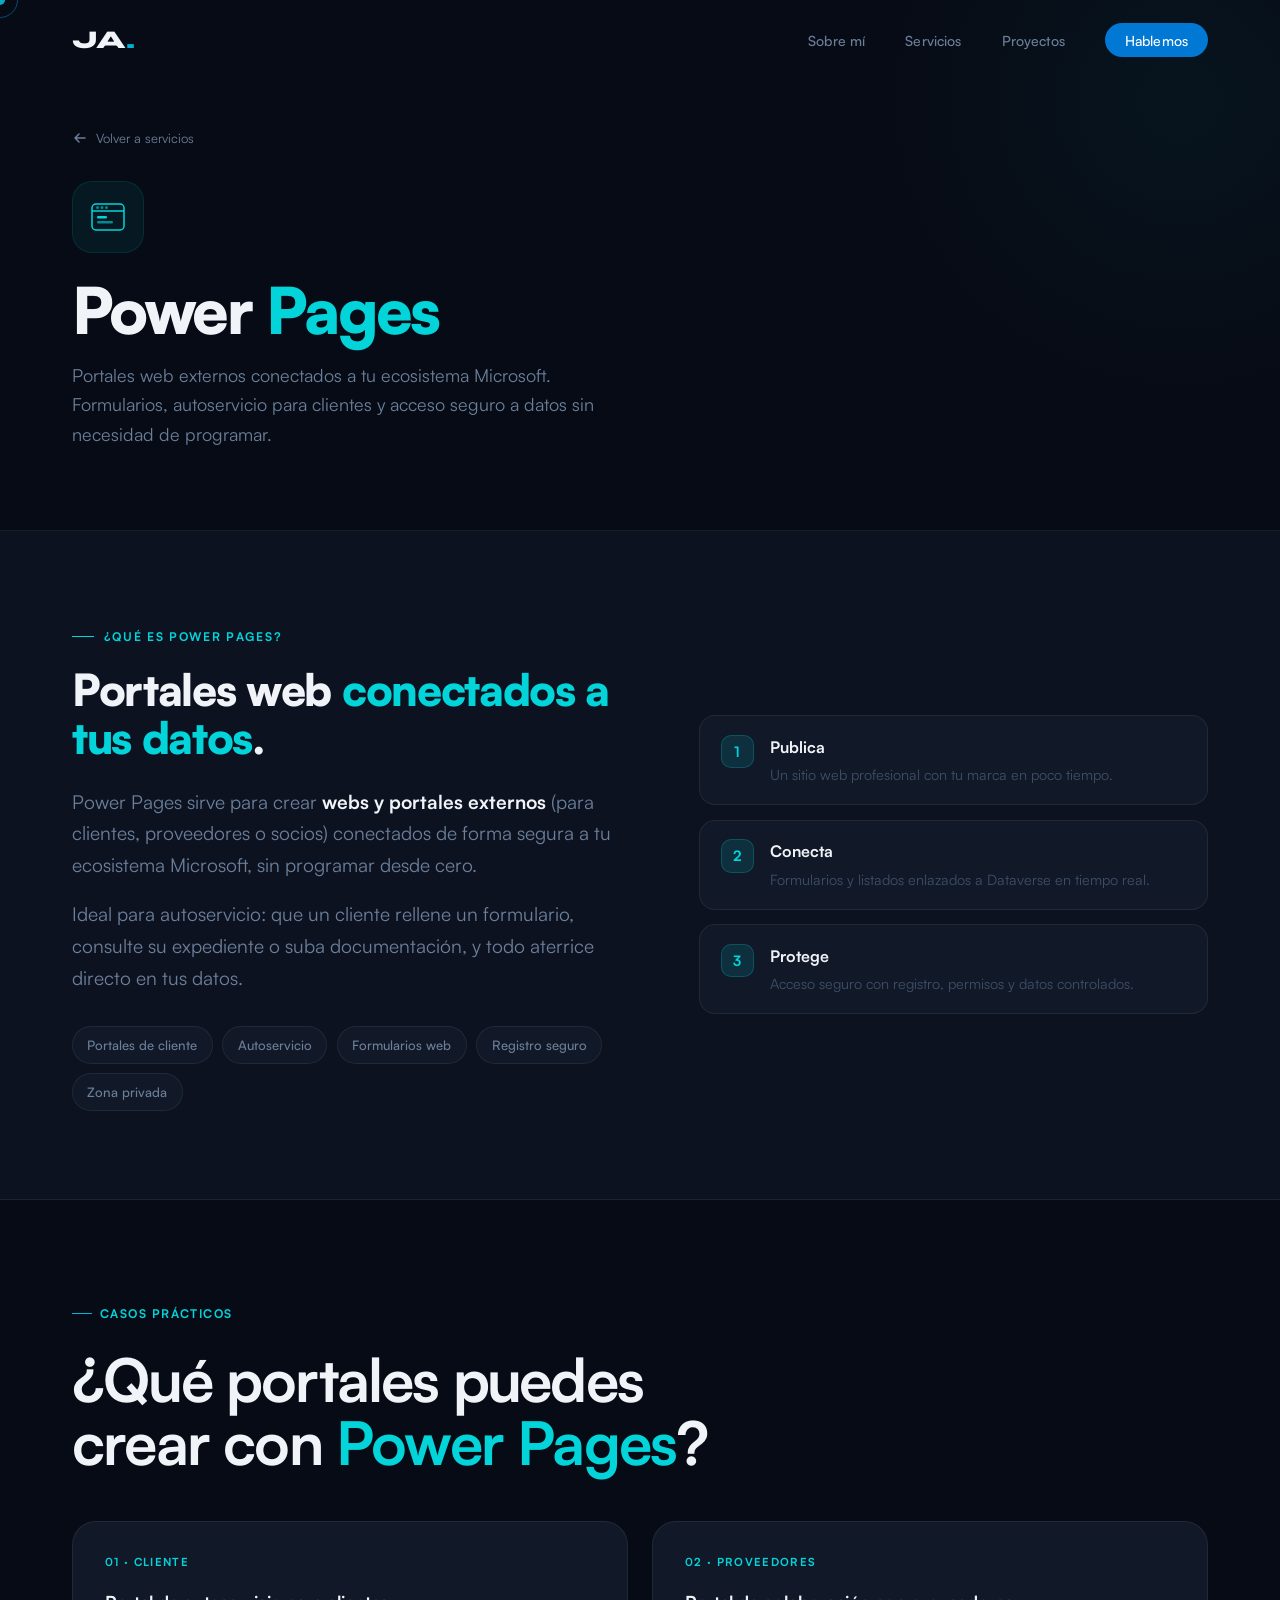
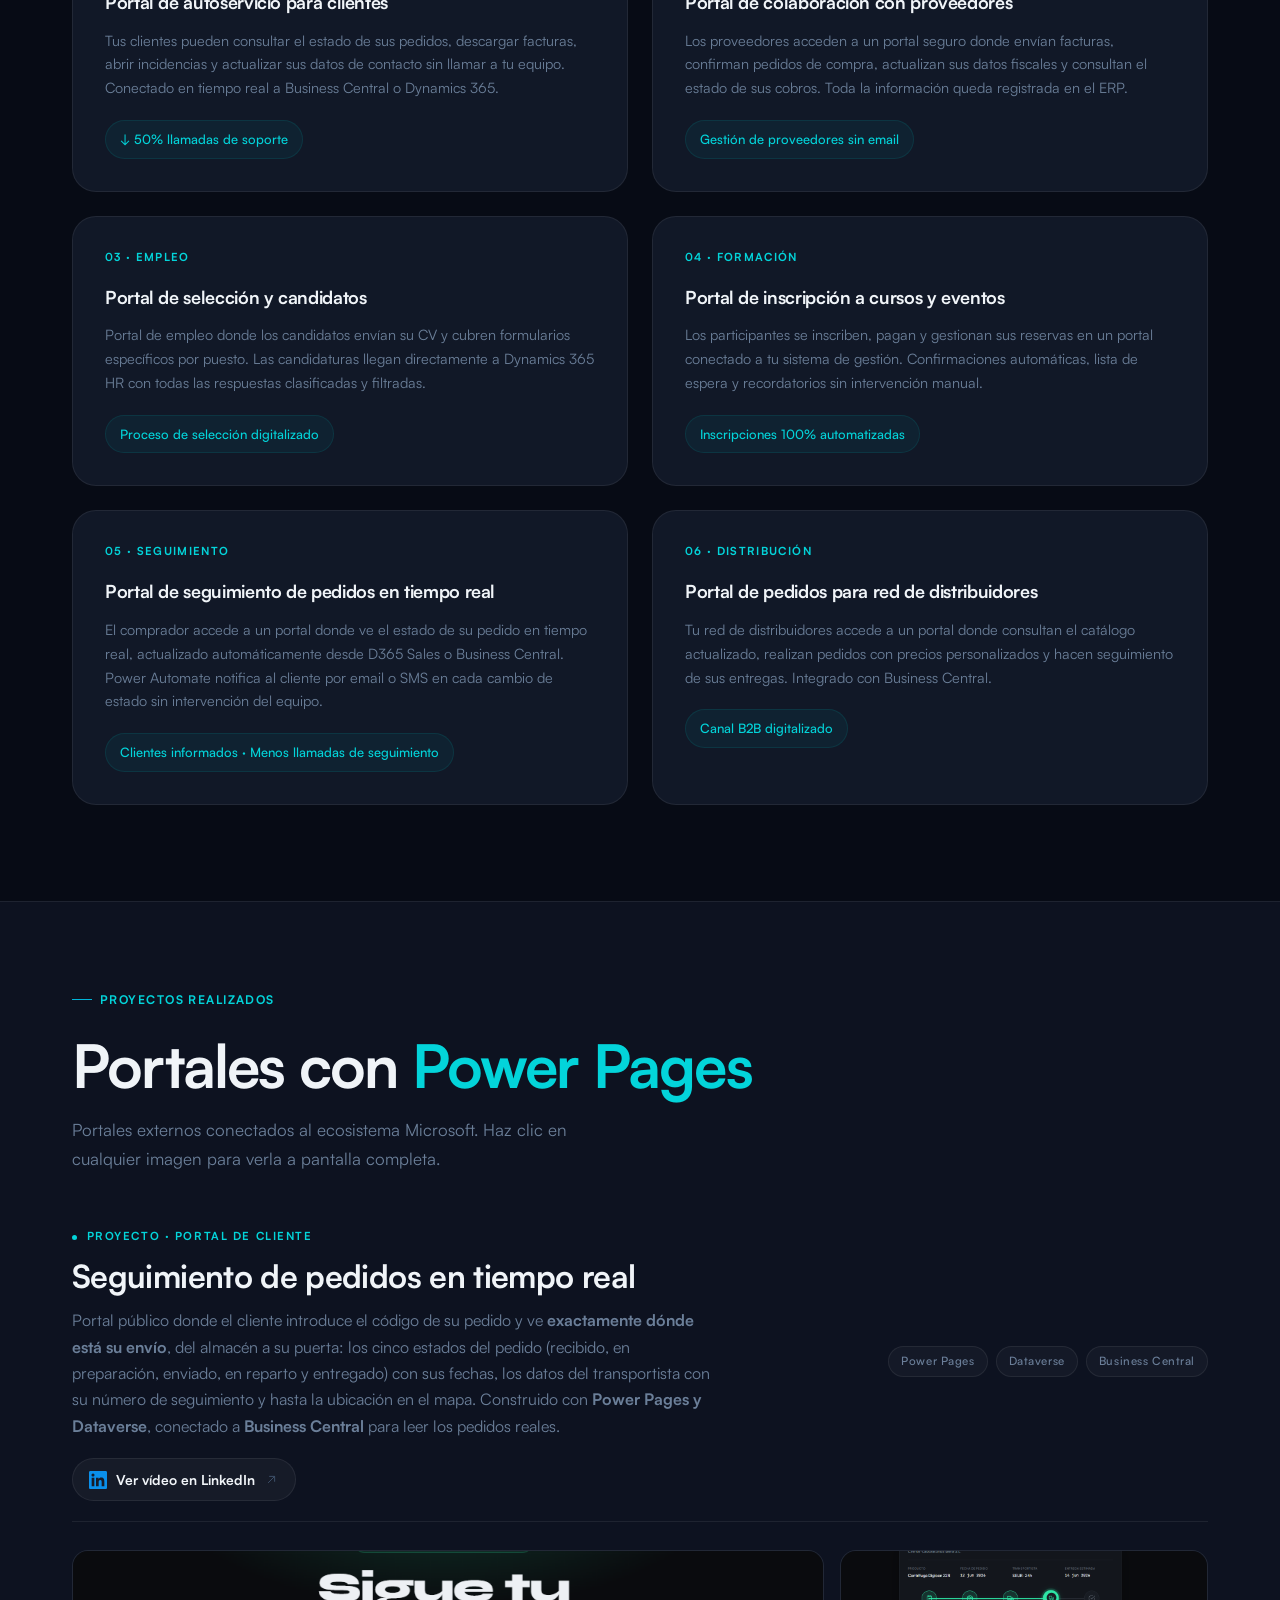
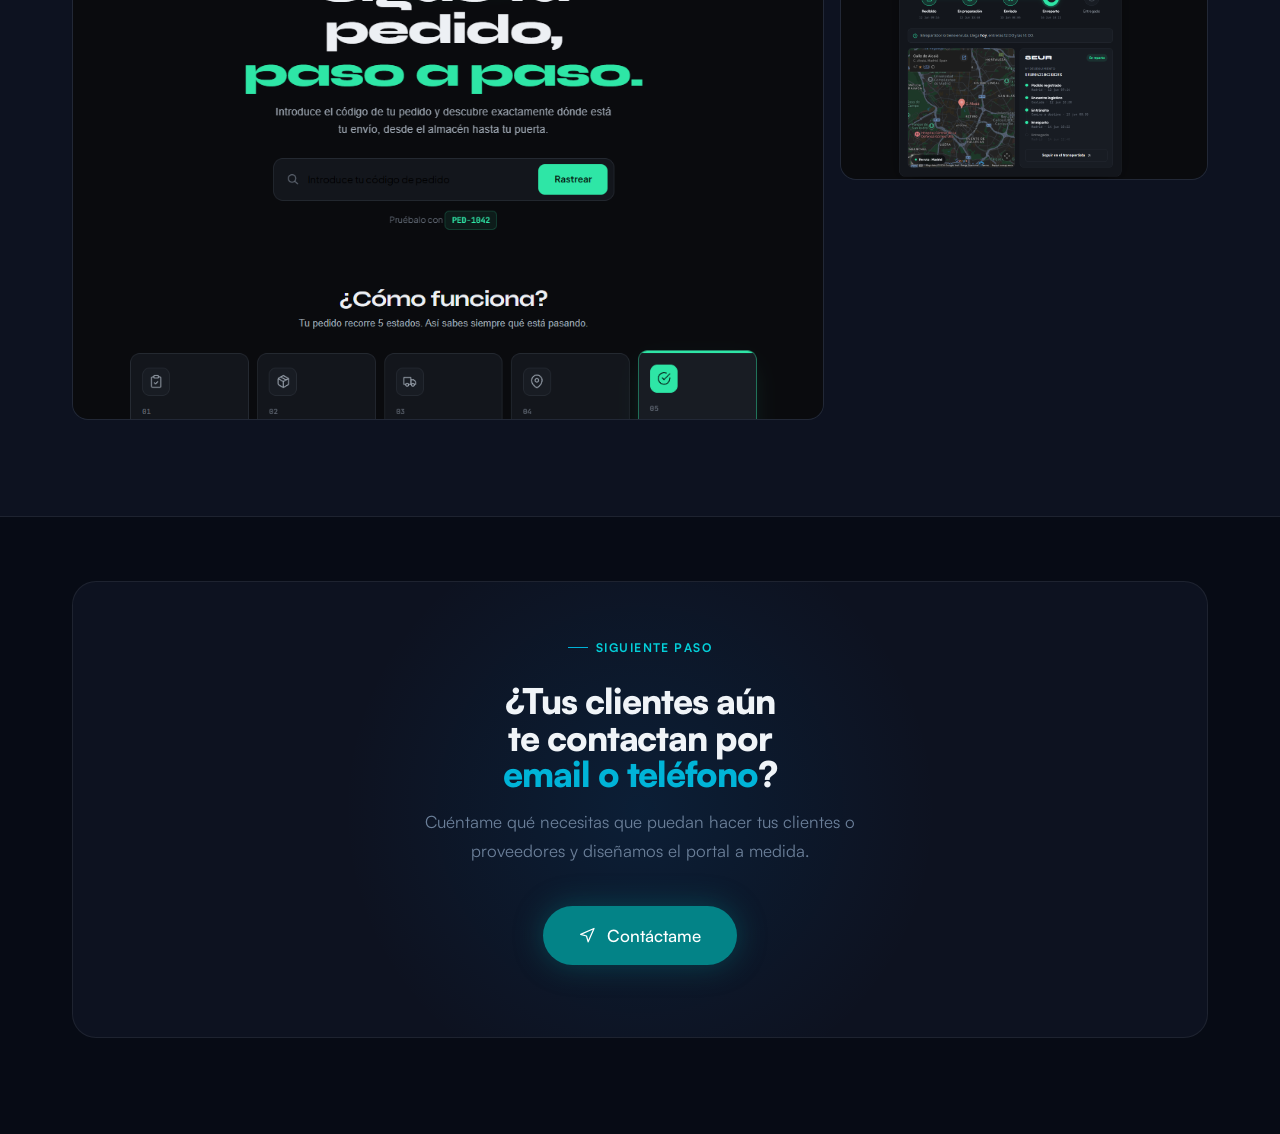
<file: pages/power-pages.html>
<!DOCTYPE html>
<html lang="es">
<head>
  <meta charset="UTF-8" />
  <meta name="viewport" content="width=device-width, initial-scale=1.0" />
  <title>Power Pages — Jesús Alonso</title>
  <link rel="preconnect" href="https://fonts.googleapis.com" />
  <link rel="preconnect" href="https://fonts.gstatic.com" crossorigin />
  <link href="https://fonts.googleapis.com/css2?family=Syne:wght@400;500;600;700;800&family=DM+Sans:ital,opsz,wght@0,9..40,300;0,9..40,400;0,9..40,500;1,9..40,300&display=swap" rel="stylesheet" />
  <link rel="stylesheet" href="../css/styles.css" />
  <style>
    .detail-icon-large { background: rgba(3,131,135,0.12); border: 1px solid rgba(3,131,135,0.2); }
    .detail-title span { color: #03d4da; }
    .case-number { color: #03d4da; }
    .case-result { color: #03d4da; background: rgba(3,131,135,0.1); border-color: rgba(3,131,135,0.2); }
    .case-card:hover { border-color: rgba(3,131,135,0.35); }
    .section-title em { color: #03d4da !important; }
    .detail-hero::after {
      content: '';
      position: absolute;
      top: -200px; right: -200px;
      width: 600px; height: 600px;
      background: radial-gradient(circle, rgba(3,131,135,0.08) 0%, transparent 70%);
      pointer-events: none;
    }
  </style>
</head>
<body>
  <div class="cursor" id="cursor"></div>
  <div class="cursor-trail" id="cursorTrail"></div>

  <nav class="nav scrolled" id="nav">
    <div class="nav-inner">
      <a href="../index.html" class="nav-logo">JA<span class="dot">.</span></a>
      <ul class="nav-links">
        <li><a href="../index.html#about">Sobre mí</a></li>
        <li><a href="../index.html#services">Servicios</a></li>
        <li><a href="../index.html#portfolio">Proyectos</a></li>
        <li><a href="../index.html#contact" class="nav-cta">Hablemos</a></li>
      </ul>
      <button class="nav-toggle" id="navToggle"><span></span><span></span><span></span></button>
    </div>
  </nav>

  <section class="detail-hero">
    <div class="detail-hero-bg">
      <div class="noise"></div>
    </div>
    <div class="container">
      <a href="../index.html#services" class="detail-back reveal">
        <svg viewBox="0 0 16 16" fill="none"><path d="M3 8h10M9 4l4 4-4 4" stroke="currentColor" stroke-width="1.5" stroke-linecap="round" stroke-linejoin="round"/></svg>
        Volver a servicios
      </a>
      <div class="detail-icon-large reveal">
        <svg viewBox="0 0 40 40" fill="none"><rect x="4" y="7" width="32" height="26" rx="4" stroke="#03d4da" stroke-width="1.5"/><path d="M4 14h32" stroke="#03d4da" stroke-width="1.5"/><rect x="9" y="19" width="10" height="2.5" rx="1.25" fill="#03d4da"/><rect x="9" y="24" width="16" height="2.5" rx="1.25" fill="#03d4da" opacity=".6"/><circle cx="9.5" cy="10.5" r="1.5" fill="#03d4da" opacity=".6"/><circle cx="14" cy="10.5" r="1.5" fill="#03d4da" opacity=".6"/><circle cx="18.5" cy="10.5" r="1.5" fill="#03d4da" opacity=".6"/></svg>
      </div>
      <h1 class="detail-title reveal">Power <span>Pages</span></h1>
      <p class="detail-subtitle reveal">
        Portales web externos conectados a tu ecosistema Microsoft. Formularios, autoservicio para clientes y acceso seguro a datos sin necesidad de programar.
      </p>
    </div>
  </section>

  <!-- ¿QUÉ ES...? -->
  <section class="tech-intro" style="--accent:#03d4da">
    <div class="container">
      <div class="tech-intro-grid">
        <div class="tech-intro-copy">
          <div class="tech-intro-eyebrow reveal">¿Qué es Power Pages?</div>
          <h2 class="tech-intro-title reveal">Portales web <em>conectados a tus datos</em>.</h2>
          <p class="tech-intro-lead reveal">Power Pages sirve para crear <strong>webs y portales externos</strong> (para clientes, proveedores o socios) conectados de forma segura a tu ecosistema Microsoft, sin programar desde cero.</p>
          <p class="tech-intro-lead reveal">Ideal para autoservicio: que un cliente rellene un formulario, consulte su expediente o suba documentación, y todo aterrice directo en tus datos.</p>
          <div class="tech-uses reveal">
            <span class="tech-use-chip">Portales de cliente</span>
            <span class="tech-use-chip">Autoservicio</span>
            <span class="tech-use-chip">Formularios web</span>
            <span class="tech-use-chip">Registro seguro</span>
            <span class="tech-use-chip">Zona privada</span>
          </div>
        </div>
        <div class="tech-points">
          <div class="tech-point reveal"><div class="tech-point-num">1</div><div><h4>Publica</h4><p>Un sitio web profesional con tu marca en poco tiempo.</p></div></div>
          <div class="tech-point reveal"><div class="tech-point-num">2</div><div><h4>Conecta</h4><p>Formularios y listados enlazados a Dataverse en tiempo real.</p></div></div>
          <div class="tech-point reveal"><div class="tech-point-num">3</div><div><h4>Protege</h4><p>Acceso seguro con registro, permisos y datos controlados.</p></div></div>
        </div>
      </div>
    </div>
  </section>

  <section class="detail-cases">
    <div class="container">
      <div class="section-tag reveal" style="color: #03d4da;">Casos prácticos</div>
      <h2 class="section-title reveal" style="margin-bottom: 3rem;">
        ¿Qué portales puedes<br />crear con <em>Power Pages</em>?
      </h2>
      <div class="cases-grid">

        <div class="case-card reveal">
          <div class="case-number">01 · Cliente</div>
          <h3 class="case-title">Portal de autoservicio para clientes</h3>
          <p class="case-desc">Tus clientes pueden consultar el estado de sus pedidos, descargar facturas, abrir incidencias y actualizar sus datos de contacto sin llamar a tu equipo. Conectado en tiempo real a Business Central o Dynamics 365.</p>
          <span class="case-result">↓ 50% llamadas de soporte</span>
        </div>

        <div class="case-card reveal">
          <div class="case-number">02 · Proveedores</div>
          <h3 class="case-title">Portal de colaboración con proveedores</h3>
          <p class="case-desc">Los proveedores acceden a un portal seguro donde envían facturas, confirman pedidos de compra, actualizan sus datos fiscales y consultan el estado de sus cobros. Toda la información queda registrada en el ERP.</p>
          <span class="case-result">Gestión de proveedores sin email</span>
        </div>

        <div class="case-card reveal">
          <div class="case-number">03 · Empleo</div>
          <h3 class="case-title">Portal de selección y candidatos</h3>
          <p class="case-desc">Portal de empleo donde los candidatos envían su CV y cubren formularios específicos por puesto. Las candidaturas llegan directamente a Dynamics 365 HR con todas las respuestas clasificadas y filtradas.</p>
          <span class="case-result">Proceso de selección digitalizado</span>
        </div>

        <div class="case-card reveal">
          <div class="case-number">04 · Formación</div>
          <h3 class="case-title">Portal de inscripción a cursos y eventos</h3>
          <p class="case-desc">Los participantes se inscriben, pagan y gestionan sus reservas en un portal conectado a tu sistema de gestión. Confirmaciones automáticas, lista de espera y recordatorios sin intervención manual.</p>
          <span class="case-result">Inscripciones 100% automatizadas</span>
        </div>

        <div class="case-card reveal">
          <div class="case-number">05 · Seguimiento</div>
          <h3 class="case-title">Portal de seguimiento de pedidos en tiempo real</h3>
          <p class="case-desc">El comprador accede a un portal donde ve el estado de su pedido en tiempo real, actualizado automáticamente desde D365 Sales o Business Central. Power Automate notifica al cliente por email o SMS en cada cambio de estado sin intervención del equipo.</p>
          <span class="case-result">Clientes informados · Menos llamadas de seguimiento</span>
        </div>

        <div class="case-card reveal">
          <div class="case-number">06 · Distribución</div>
          <h3 class="case-title">Portal de pedidos para red de distribuidores</h3>
          <p class="case-desc">Tu red de distribuidores accede a un portal donde consultan el catálogo actualizado, realizan pedidos con precios personalizados y hacen seguimiento de sus entregas. Integrado con Business Central.</p>
          <span class="case-result">Canal B2B digitalizado</span>
        </div>

      </div>
    </div>
  </section>

  <!-- ============================================================
       PROYECTOS REALIZADOS
       ============================================================ -->
  <!-- "Proyectos realizados" oculto hasta tener proyectos publicados.
       Para reactivar: quitar el atributo hidden de la línea siguiente. -->
  <section class="detail-projects" id="proyectos">
    <div class="container">
      <div class="detail-projects-header">
        <div class="section-tag reveal" style="color:#03d4da;">Proyectos realizados</div>
        <h2 class="section-title reveal">
          Portales con <em style="color:#03d4da">Power Pages</em>
        </h2>
        <p class="section-desc reveal" style="margin-top:1.25rem;">
          Portales externos conectados al ecosistema Microsoft. Haz clic en cualquier imagen para verla a pantalla completa.
        </p>
      </div>

      <article class="project-block reveal" id="proyecto-seguimiento">
        <div class="project-head">
          <div class="project-head-left">
            <div class="project-meta" style="color:#03d4da;">
              <span class="meta-dot"></span>
              <span>Proyecto · Portal de cliente</span>
            </div>
            <h3 class="project-title">Seguimiento de pedidos en tiempo real</h3>
            <p class="project-summary">
              Portal público donde el cliente introduce el código de su pedido y ve <strong>exactamente dónde está su envío</strong>, del almacén a su puerta: los cinco estados del pedido (recibido, en preparación, enviado, en reparto y entregado) con sus fechas, los datos del transportista con su número de seguimiento y hasta la ubicación en el mapa. Construido con <strong>Power Pages y Dataverse</strong>, conectado a <strong>Business Central</strong> para leer los pedidos reales.
            </p>
            <a class="project-linkedin" href="https://www.linkedin.com/posts/jes%C3%BAs-alonso-cendrero-a68b97226_powerpages-businesscentral-dataverse-activity-7476295792543207424-NjOH" target="_blank" rel="noopener noreferrer">
              <svg class="li-icon" viewBox="0 0 24 24" fill="currentColor" aria-hidden="true"><path d="M20.447 20.452h-3.554v-5.569c0-1.328-.027-3.037-1.852-3.037-1.853 0-2.136 1.445-2.136 2.939v5.667H9.351V9h3.414v1.561h.046c.477-.9 1.637-1.85 3.37-1.85 3.601 0 4.267 2.37 4.267 5.455v6.286zM5.337 7.433a2.062 2.062 0 0 1-2.063-2.065 2.064 2.064 0 1 1 2.063 2.065zm1.782 13.019H3.555V9h3.564v11.452zM22.225 0H1.771C.792 0 0 .774 0 1.729v20.542C0 23.227.792 24 1.771 24h20.451C23.2 24 24 23.227 24 22.271V1.729C24 .774 23.2 0 22.222 0h.003z"/></svg>
              <span>Ver vídeo en LinkedIn</span>
              <svg class="li-ext" viewBox="0 0 24 24" fill="none" stroke="currentColor" stroke-width="1.6" aria-hidden="true"><path d="M7 17L17 7M9 7h8v8" stroke-linecap="round" stroke-linejoin="round"/></svg>
            </a>
          </div>
          <div class="project-tags">
            <span class="project-tag">Power Pages</span>
            <span class="project-tag">Dataverse</span>
            <span class="project-tag">Business Central</span>
          </div>
        </div>

        <div class="project-gallery">
          <a class="media-item media-large" href="../img/proyectos/PowerPage/1.png" data-media-type="image">
            <img src="../img/proyectos/PowerPage/1.png" alt="Portal de seguimiento de pedidos — inicio con búsqueda por código y los 5 estados" loading="lazy" />
            <div class="media-play"><svg viewBox="0 0 24 24" fill="none" stroke="currentColor" stroke-width="1.5"><path d="M15 3h6v6M14 10l7-7M9 21H3v-6M10 14l-7 7" stroke-linecap="round" stroke-linejoin="round"/></svg></div>
          </a>
          <a class="media-item" href="../img/proyectos/PowerPage/2.png" data-media-type="image">
            <img src="../img/proyectos/PowerPage/2.png" alt="Portal de seguimiento de pedidos — detalle del pedido con estados, transportista y mapa" loading="lazy" />
            <div class="media-play"><svg viewBox="0 0 24 24" fill="none" stroke="currentColor" stroke-width="1.5"><path d="M15 3h6v6M14 10l7-7M9 21H3v-6M10 14l-7 7" stroke-linecap="round" stroke-linejoin="round"/></svg></div>
          </a>
        </div>
      </article>

      <!--
      ===================================================================
      PLANTILLA NUEVO PROYECTO POWER PAGES
      Copia la estructura del bloque visible y rellena los datos.
      =================================================================== -->
    </div>
  </section>

  <section class="detail-cta">
    <div class="container">
      <div class="detail-cta-inner">
        <div class="contact-bg-glow"></div>
        <div class="section-tag reveal" style="justify-content:center;color:#03d4da;">Siguiente paso</div>
        <h2 class="contact-title reveal">¿Tus clientes aún <br />te contactan por <br /><em>email o teléfono</em>?</h2>
        <p class="contact-desc reveal">Cuéntame qué necesitas que puedan hacer tus clientes o proveedores y diseñamos el portal a medida.</p>
        <div class="contact-actions reveal">
          <a href="../index.html#contact" class="btn btn-primary btn-large" style="background:#038387;box-shadow:0 0 30px rgba(3,131,135,0.4)">
            <svg width="20" height="20" viewBox="0 0 24 24" fill="none" stroke="currentColor" stroke-width="1.5"><path d="M2 10l16-7-7 16-2-7-7-2z" stroke-linejoin="round"/></svg>
            <span>Contáctame</span>
          </a>
        </div>
      </div>
    </div>
  </section>

  <script src="../js/main.js"></script>
</body>
</html>
</file>
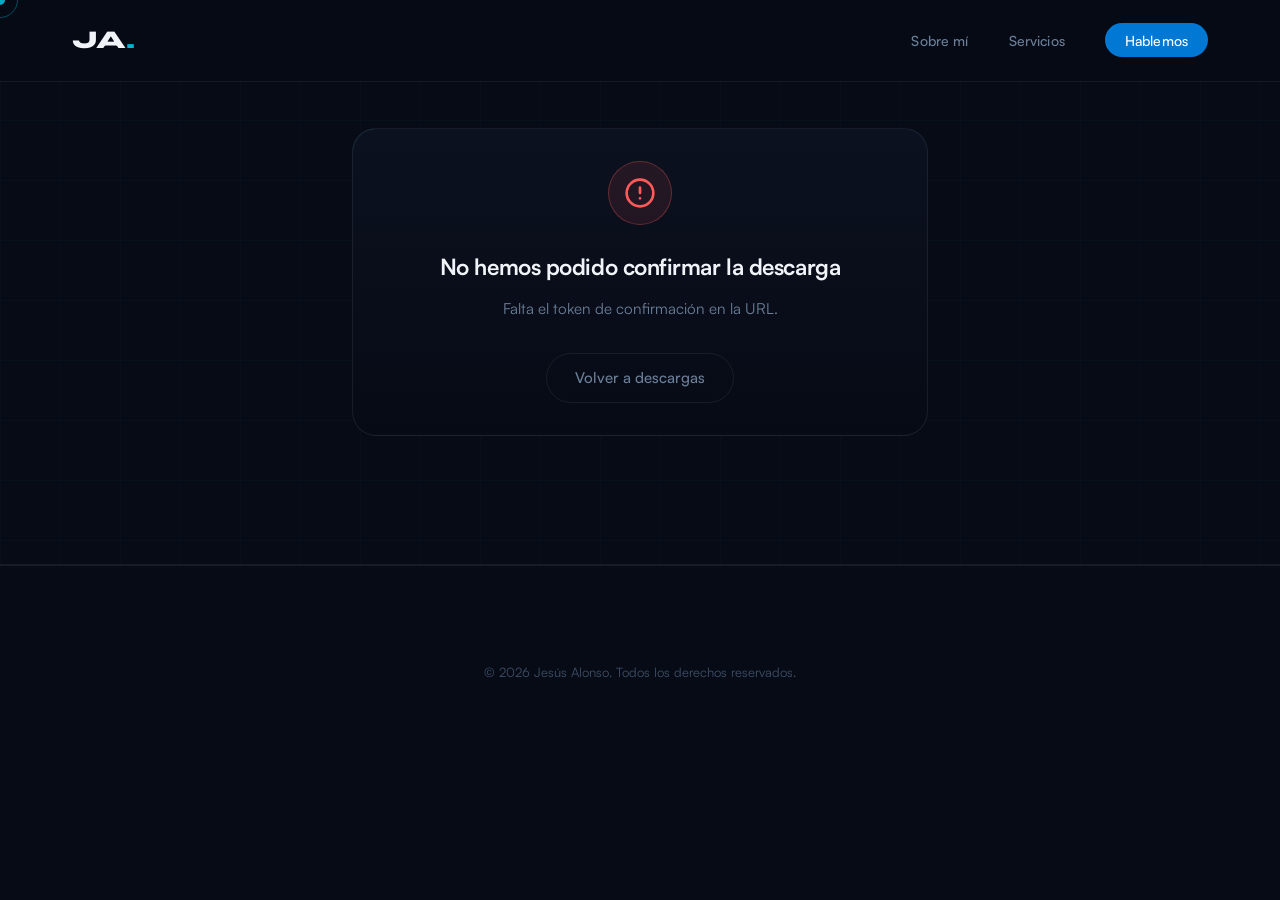
<file: pages/descargas/confirmar.html>
<!DOCTYPE html>
<html lang="es">
<head>
  <meta charset="UTF-8" />
  <meta name="viewport" content="width=device-width, initial-scale=1.0" />
  <title>Confirmando descarga — Jesús Alonso</title>
  <meta name="robots" content="noindex" />
  <link rel="preconnect" href="https://fonts.googleapis.com" />
  <link rel="preconnect" href="https://fonts.gstatic.com" crossorigin />
  <link href="https://fonts.googleapis.com/css2?family=Syne:wght@400;500;600;700;800&family=DM+Sans:ital,opsz,wght@0,9..40,300;0,9..40,400;0,9..40,500;1,9..40,300&display=swap" rel="stylesheet" />
  <link rel="stylesheet" href="../../css/styles.css" />
</head>
<body>
  <div class="cursor" id="cursor"></div>
  <div class="cursor-trail" id="cursorTrail"></div>

  <nav class="nav scrolled" id="nav">
    <div class="nav-inner">
      <a href="../../index.html" class="nav-logo">JA<span class="dot">.</span></a>
      <ul class="nav-links">
        <li><a href="../../index.html#about">Sobre mí</a></li>
        <li><a href="../../index.html#services">Servicios</a></li>
        <!-- <li><a href="../../index.html#portfolio">Proyectos</a></li> · oculto -->
        <li><a href="../../index.html#contact" class="nav-cta">Hablemos</a></li>
      </ul>
      <button class="nav-toggle" id="navToggle"><span></span><span></span><span></span></button>
    </div>
  </nav>

  <section class="download-hero" style="padding-bottom:8rem;">
    <div class="detail-hero-bg">
      <div class="grid-overlay"></div>
      <div class="noise"></div>
    </div>

    <div class="container" style="max-width:640px;">
      <div class="download-form-card" style="text-align:center;">

        <!-- Estado: cargando -->
        <div class="download-step" id="stateLoading">
          <div class="download-success-icon spin" style="color:var(--cyan);background:transparent;border-color:transparent;">
            <svg viewBox="0 0 24 24" fill="none" stroke="currentColor" stroke-width="2.5">
              <circle cx="12" cy="12" r="9" stroke-dasharray="40 60" stroke-linecap="round"/>
            </svg>
          </div>
          <h2>Confirmando descarga...</h2>
          <p>Validando tu enlace. Tardamos solo un instante.</p>
        </div>

        <!-- Estado: éxito -->
        <div class="download-step" id="stateSuccess" hidden>
          <div class="download-success-icon">
            <svg viewBox="0 0 24 24" fill="none" stroke="currentColor" stroke-width="2"><path d="M5 13l4 4L19 7" stroke-linecap="round" stroke-linejoin="round"/></svg>
          </div>
          <h2 id="successTitle">¡Listo!</h2>
          <p>Tu descarga está preparada. El enlace caduca en <strong>1 hora</strong>.</p>
          <a id="downloadLink" href="#" class="btn btn-primary btn-large" style="margin-top:1rem;display:inline-flex;">
            <svg width="18" height="18" viewBox="0 0 20 20" fill="none"><path d="M10 3v11M5 10l5 5 5-5M4 18h12" stroke="currentColor" stroke-width="1.5" stroke-linecap="round" stroke-linejoin="round"/></svg>
            <span>Descargar archivo</span>
          </a>
          <p class="download-success-meta" style="margin-top:1.5rem;">
            ¿Problemas con la descarga? <a href="../../index.html#contact" style="color:var(--cyan);">Contáctame</a>.
          </p>
        </div>

        <!-- Estado: error -->
        <div class="download-step" id="stateError" hidden>
          <div class="download-error-icon">
            <svg viewBox="0 0 24 24" fill="none" stroke="currentColor" stroke-width="2"><circle cx="12" cy="12" r="10"/><path d="M12 8v4M12 16h.01" stroke-linecap="round"/></svg>
          </div>
          <h2>No hemos podido confirmar la descarga</h2>
          <p id="errorMsg">El enlace no es válido o ha caducado.</p>
          <a href="../descargas.html" class="btn btn-ghost" style="margin-top:1rem;display:inline-flex;">
            Volver a descargas
          </a>
        </div>

      </div>
    </div>
  </section>

  <footer class="footer">
    <div class="container">
      <div class="footer-bottom" style="border-top:none;text-align:center;">
        <p>© 2026 Jesús Alonso. Todos los derechos reservados.</p>
      </div>
    </div>
  </footer>

  <script src="../../js/supabase-config.js"></script>
  <script src="../../js/confirmar.js"></script>
  <script src="../../js/main.js"></script>
</body>
</html>
</file>
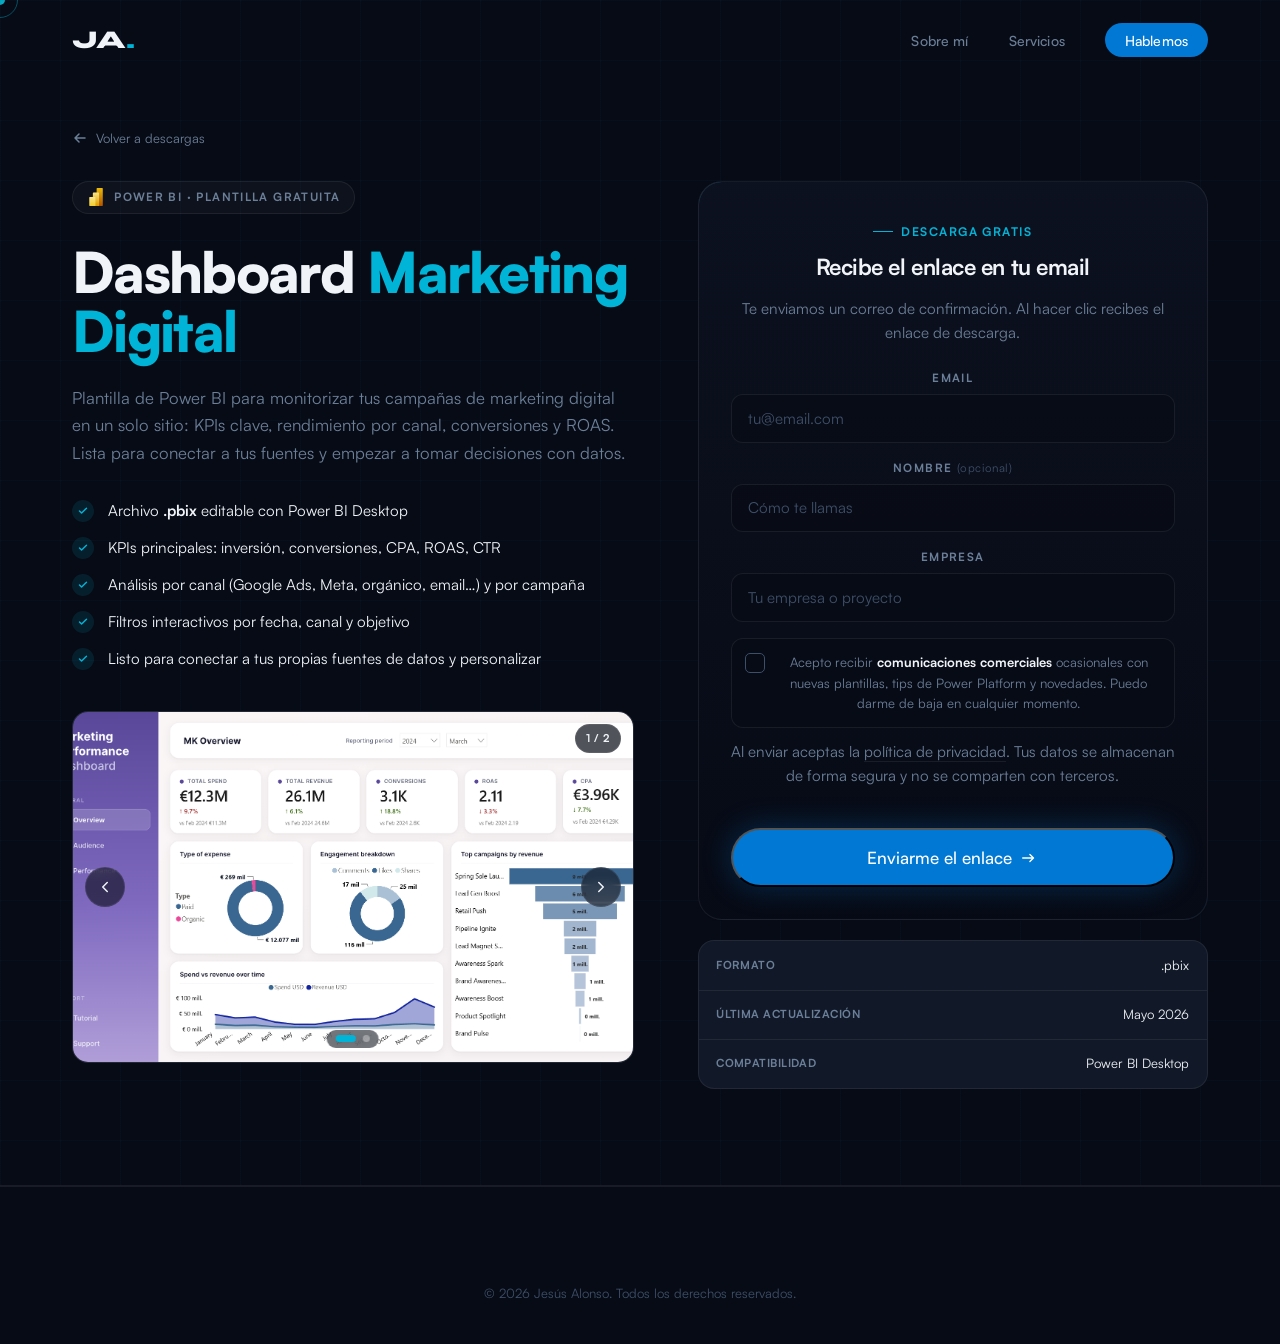
<file: pages/descargas/marketing-digital-powerbi.html>
<!DOCTYPE html>
<html lang="es">
<head>
  <meta charset="UTF-8" />
  <meta name="viewport" content="width=device-width, initial-scale=1.0" />
  <title>Descargar Dashboard Power BI Marketing Digital — Jesús Alonso</title>
  <meta name="description" content="Descarga gratis el dashboard de Power BI para Marketing Digital. KPIs, conversiones, ROAS y rendimiento por canal. Solo necesitas tu email." />
  <link rel="preconnect" href="https://fonts.googleapis.com" />
  <link rel="preconnect" href="https://fonts.gstatic.com" crossorigin />
  <link href="https://fonts.googleapis.com/css2?family=Syne:wght@400;500;600;700;800&family=DM+Sans:ital,opsz,wght@0,9..40,300;0,9..40,400;0,9..40,500;1,9..40,300&display=swap" rel="stylesheet" />
  <link rel="stylesheet" href="../../css/styles.css?v=20260529" />

  <meta name="recurso-slug" content="marketing-digital-powerbi" />
</head>
<body data-recurso-slug="marketing-digital-powerbi">
  <div class="cursor" id="cursor"></div>
  <div class="cursor-trail" id="cursorTrail"></div>

  <nav class="nav scrolled" id="nav">
    <div class="nav-inner">
      <a href="../../index.html" class="nav-logo">JA<span class="dot">.</span></a>
      <ul class="nav-links">
        <li><a href="../../index.html#about">Sobre mí</a></li>
        <li><a href="../../index.html#services">Servicios</a></li>
        <li><a href="../../index.html#contact" class="nav-cta">Hablemos</a></li>
      </ul>
      <button class="nav-toggle" id="navToggle"><span></span><span></span><span></span></button>
    </div>
  </nav>

  <section class="download-hero">
    <div class="detail-hero-bg">
      <div class="grid-overlay"></div>
      <div class="noise"></div>
    </div>

    <div class="container">
      <a href="../descargas.html" class="detail-back reveal">
        <svg viewBox="0 0 16 16" fill="none"><path d="M3 8h10M9 4l4 4-4 4" stroke="currentColor" stroke-width="1.5" stroke-linecap="round" stroke-linejoin="round"/></svg>
        Volver a descargas
      </a>

      <div class="download-grid">

        <!-- COLUMNA IZQUIERDA: descripción del recurso -->
        <div class="download-info">
          <div class="download-badge reveal">
            <img src="../../img/Power bi.svg.png" alt="Power BI" />
            <span>Power BI · Plantilla gratuita</span>
          </div>

          <h1 class="download-title reveal">
            Dashboard <em>Marketing Digital</em>
          </h1>

          <p class="download-lead reveal">
            Plantilla de Power BI para monitorizar tus campañas de marketing digital en un solo sitio: KPIs clave, rendimiento por canal, conversiones y ROAS. Lista para conectar a tus fuentes y empezar a tomar decisiones con datos.
          </p>

          <ul class="download-features reveal">
            <li>
              <svg viewBox="0 0 20 20" fill="none" stroke="currentColor" stroke-width="2"><path d="M5 10l3 3 7-7" stroke-linecap="round" stroke-linejoin="round"/></svg>
              <span>Archivo <strong>.pbix</strong> editable con Power BI Desktop</span>
            </li>
            <li>
              <svg viewBox="0 0 20 20" fill="none" stroke="currentColor" stroke-width="2"><path d="M5 10l3 3 7-7" stroke-linecap="round" stroke-linejoin="round"/></svg>
              <span>KPIs principales: inversión, conversiones, CPA, ROAS, CTR</span>
            </li>
            <li>
              <svg viewBox="0 0 20 20" fill="none" stroke="currentColor" stroke-width="2"><path d="M5 10l3 3 7-7" stroke-linecap="round" stroke-linejoin="round"/></svg>
              <span>Análisis por canal (Google Ads, Meta, orgánico, email…) y por campaña</span>
            </li>
            <li>
              <svg viewBox="0 0 20 20" fill="none" stroke="currentColor" stroke-width="2"><path d="M5 10l3 3 7-7" stroke-linecap="round" stroke-linejoin="round"/></svg>
              <span>Filtros interactivos por fecha, canal y objetivo</span>
            </li>
            <li>
              <svg viewBox="0 0 20 20" fill="none" stroke="currentColor" stroke-width="2"><path d="M5 10l3 3 7-7" stroke-linecap="round" stroke-linejoin="round"/></svg>
              <span>Listo para conectar a tus propias fuentes de datos y personalizar</span>
            </li>
          </ul>

          <div class="download-preview reveal">
            <div class="carousel" data-autoplay="4500" aria-roledescription="carrusel">
              <div class="carousel-viewport">
                <div class="carousel-track">
                  <div class="carousel-slide"><img src="../../img/proyectos/MKDigital/Overview.png" alt="Dashboard Marketing Digital — Overview" loading="eager" /></div>
                  <div class="carousel-slide"><img src="../../img/proyectos/MKDigital/Audience.png" alt="Dashboard Marketing Digital — Audience" loading="lazy" /></div>
                </div>
              </div>

              <button class="carousel-arrow carousel-prev" type="button" aria-label="Anterior">
                <svg viewBox="0 0 24 24" fill="none" stroke="currentColor" stroke-width="2"><path d="M15 6l-6 6 6 6" stroke-linecap="round" stroke-linejoin="round"/></svg>
              </button>
              <button class="carousel-arrow carousel-next" type="button" aria-label="Siguiente">
                <svg viewBox="0 0 24 24" fill="none" stroke="currentColor" stroke-width="2"><path d="M9 6l6 6-6 6" stroke-linecap="round" stroke-linejoin="round"/></svg>
              </button>

              <div class="carousel-counter">1 / 2</div>
              <div class="carousel-zoom-hint">
                <svg viewBox="0 0 24 24" fill="none" stroke="currentColor" stroke-width="2"><circle cx="11" cy="11" r="7"/><path d="M21 21l-4.3-4.3M11 8v6M8 11h6" stroke-linecap="round"/></svg>
                <span>Click para ampliar</span>
              </div>
              <div class="carousel-dots"></div>
            </div>
          </div>
        </div>

        <!-- COLUMNA DERECHA: form de descarga -->
        <div class="download-form-wrap">
          <div class="download-form-card reveal">

            <!-- Estado inicial: formulario -->
            <div class="download-step" id="stepForm">
              <div class="download-form-head">
                <div class="section-tag" style="color:#00b4d8;margin-bottom:0.5rem;">Descarga gratis</div>
                <h2>Recibe el enlace en tu email</h2>
                <p>Te enviamos un correo de confirmación. Al hacer clic recibes el enlace de descarga.</p>
              </div>

              <form class="download-form" id="downloadForm" novalidate>
                <label class="form-field">
                  <span class="form-label">Email</span>
                  <input type="email" name="email" id="downloadEmail" required autocomplete="email" placeholder="tu@email.com" />
                </label>

                <label class="form-field">
                  <span class="form-label">Nombre <span class="form-optional">(opcional)</span></span>
                  <input type="text" name="nombre" autocomplete="given-name" placeholder="Cómo te llamas" />
                </label>

                <label class="form-field">
                  <span class="form-label">Empresa</span>
                  <input type="text" name="empresa" id="downloadEmpresa" required autocomplete="organization" placeholder="Tu empresa o proyecto" />
                </label>

                <label class="check-field">
                  <input type="checkbox" name="consentComercial" id="consentComercial" required />
                  <span class="check-box" aria-hidden="true">
                    <svg viewBox="0 0 16 16" fill="none" stroke="currentColor" stroke-width="2.5"><path d="M4 8l3 3 5-6" stroke-linecap="round" stroke-linejoin="round"/></svg>
                  </span>
                  <span class="check-label">
                    Acepto recibir <strong>comunicaciones comerciales</strong> ocasionales con nuevas plantillas, tips de Power Platform y novedades. Puedo darme de baja en cualquier momento.
                  </span>
                </label>

                <p class="form-legal">
                  Al enviar aceptas la <a href="#" target="_blank" rel="noopener">política de privacidad</a>. Tus datos se almacenan de forma segura y no se comparten con terceros.
                </p>

                <button type="submit" class="btn btn-primary btn-large form-submit" id="downloadSubmit">
                  <span>Enviarme el enlace</span>
                  <svg width="18" height="18" viewBox="0 0 20 20" fill="none"><path d="M3 10h12M11 6l4 4-4 4" stroke="currentColor" stroke-width="1.5" stroke-linecap="round" stroke-linejoin="round"/></svg>
                </button>
              </form>
            </div>

            <!-- Estado éxito: revisar email -->
            <div class="download-step" id="stepSuccess" hidden>
              <div class="download-success-icon">
                <svg viewBox="0 0 24 24" fill="none" stroke="currentColor" stroke-width="2"><path d="M5 13l4 4L19 7" stroke-linecap="round" stroke-linejoin="round"/></svg>
              </div>
              <h2>Revisa tu bandeja de entrada</h2>
              <p>
                Te he enviado un email a <strong id="successEmail"></strong> con el enlace de descarga.
                Si no lo ves en unos minutos revisa la carpeta de spam.
              </p>
              <p class="download-success-meta">
                ¿No te ha llegado? <button type="button" class="link-btn" id="resendBtn">Reenviar</button>
              </p>
            </div>

            <!-- Estado error -->
            <div class="download-step" id="stepError" hidden>
              <div class="download-error-icon">
                <svg viewBox="0 0 24 24" fill="none" stroke="currentColor" stroke-width="2"><circle cx="12" cy="12" r="10"/><path d="M12 8v4M12 16h.01" stroke-linecap="round"/></svg>
              </div>
              <h2>Algo ha fallado</h2>
              <p id="errorMsg">No hemos podido procesar tu solicitud. Inténtalo de nuevo en unos segundos.</p>
              <button type="button" class="btn btn-ghost" id="retryBtn">Volver al formulario</button>
            </div>

          </div>

          <div class="download-meta reveal">
            <div class="meta-row">
              <span class="meta-key">Formato</span>
              <span class="meta-val">.pbix</span>
            </div>
            <div class="meta-row">
              <span class="meta-key">Última actualización</span>
              <span class="meta-val">Mayo 2026</span>
            </div>
            <div class="meta-row">
              <span class="meta-key">Compatibilidad</span>
              <span class="meta-val">Power BI Desktop</span>
            </div>
          </div>
        </div>

      </div>
    </div>
  </section>

  <!-- FOOTER -->
  <footer class="footer">
    <div class="container">
      <div class="footer-bottom" style="border-top:none;text-align:center;">
        <p>© 2026 Jesús Alonso. Todos los derechos reservados.</p>
      </div>
    </div>
  </footer>

  <!-- LIGHTBOX con galería navegable -->
  <div class="lightbox" id="lightbox" aria-hidden="true">
    <button class="lightbox-close" id="lightboxClose" aria-label="Cerrar">
      <svg viewBox="0 0 24 24" fill="none" stroke="currentColor" stroke-width="1.5"><path d="M6 6l12 12M18 6L6 18" stroke-linecap="round"/></svg>
    </button>
    <button class="lightbox-arrow lightbox-prev" id="lightboxPrev" aria-label="Anterior">
      <svg viewBox="0 0 24 24" fill="none" stroke="currentColor" stroke-width="2"><path d="M15 6l-6 6 6 6" stroke-linecap="round" stroke-linejoin="round"/></svg>
    </button>
    <button class="lightbox-arrow lightbox-next" id="lightboxNext" aria-label="Siguiente">
      <svg viewBox="0 0 24 24" fill="none" stroke="currentColor" stroke-width="2"><path d="M9 6l6 6-6 6" stroke-linecap="round" stroke-linejoin="round"/></svg>
    </button>
    <div class="lightbox-counter" id="lightboxCounter"></div>
    <div class="lightbox-content" id="lightboxContent"></div>
  </div>

  <script src="../../js/supabase-config.js?v=20260529"></script>
  <script src="../../js/descargas.js?v=20260529"></script>
  <script src="../../js/main.js?v=20260529"></script>
</body>
</html>
</file>
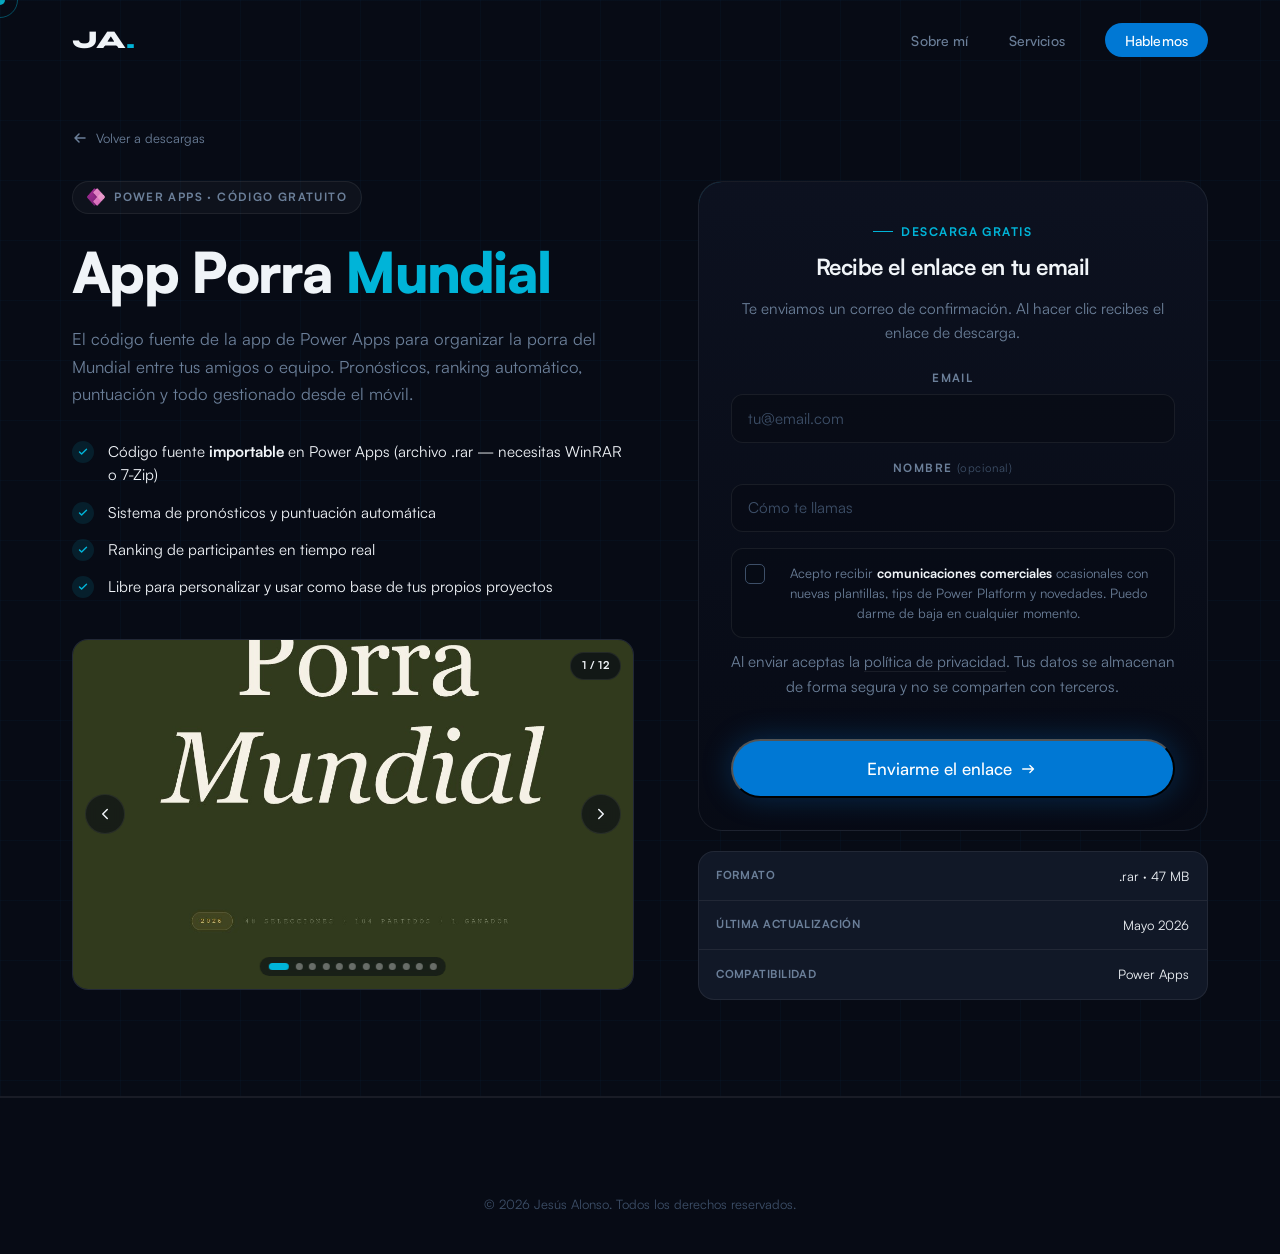
<file: pages/descargas/porra-mundial.html>
<!DOCTYPE html>
<html lang="es">
<head>
  <meta charset="UTF-8" />
  <meta name="viewport" content="width=device-width, initial-scale=1.0" />
  <title>Descargar App Porra Mundial — Jesús Alonso</title>
  <meta name="description" content="Descarga gratis el código de la App de la Porra Mundial en Power Apps. Solo necesitas tu email." />
  <link rel="preconnect" href="https://fonts.googleapis.com" />
  <link rel="preconnect" href="https://fonts.gstatic.com" crossorigin />
  <link href="https://fonts.googleapis.com/css2?family=Syne:wght@400;500;600;700;800&family=DM+Sans:ital,opsz,wght@0,9..40,300;0,9..40,400;0,9..40,500;1,9..40,300&display=swap" rel="stylesheet" />
  <link rel="stylesheet" href="../../css/styles.css" />

  <!--
    =====================================================================
    METADATOS DEL RECURSO
    Cuando integremos Supabase, este slug se usará para identificar el
    recurso en la tabla `recursos` y para buscar el archivo en Storage.
    =====================================================================
  -->
  <meta name="recurso-slug" content="porra-mundial" />
</head>
<body data-recurso-slug="porra-mundial">
  <div class="cursor" id="cursor"></div>
  <div class="cursor-trail" id="cursorTrail"></div>

  <nav class="nav scrolled" id="nav">
    <div class="nav-inner">
      <a href="../../index.html" class="nav-logo">JA<span class="dot">.</span></a>
      <ul class="nav-links">
        <li><a href="../../index.html#about">Sobre mí</a></li>
        <li><a href="../../index.html#services">Servicios</a></li>
        <!-- <li><a href="../../index.html#portfolio">Proyectos</a></li> · oculto -->
        <li><a href="../../index.html#contact" class="nav-cta">Hablemos</a></li>
      </ul>
      <button class="nav-toggle" id="navToggle"><span></span><span></span><span></span></button>
    </div>
  </nav>

  <section class="download-hero">
    <div class="detail-hero-bg">
      <div class="grid-overlay"></div>
      <div class="noise"></div>
    </div>

    <div class="container">
      <a href="../descargas.html" class="detail-back reveal">
        <svg viewBox="0 0 16 16" fill="none"><path d="M3 8h10M9 4l4 4-4 4" stroke="currentColor" stroke-width="1.5" stroke-linecap="round" stroke-linejoin="round"/></svg>
        Volver a descargas
      </a>

      <div class="download-grid">

        <!-- COLUMNA IZQUIERDA: descripción del recurso -->
        <div class="download-info">
          <div class="download-badge reveal">
            <img src="../../img/PowerappsLogo.svg.png" alt="Power Apps" />
            <span>Power Apps · Código gratuito</span>
          </div>

          <h1 class="download-title reveal">
            App Porra <em>Mundial</em>
          </h1>

          <p class="download-lead reveal">
            El código fuente de la app de Power Apps para organizar la porra del Mundial entre tus amigos o equipo. Pronósticos, ranking automático, puntuación y todo gestionado desde el móvil.
          </p>

          <ul class="download-features reveal">
            <li>
              <svg viewBox="0 0 20 20" fill="none" stroke="currentColor" stroke-width="2"><path d="M5 10l3 3 7-7" stroke-linecap="round" stroke-linejoin="round"/></svg>
              <span>Código fuente <strong>importable</strong> en Power Apps (archivo .rar — necesitas WinRAR o 7-Zip)</span>
            </li>
            <li>
              <svg viewBox="0 0 20 20" fill="none" stroke="currentColor" stroke-width="2"><path d="M5 10l3 3 7-7" stroke-linecap="round" stroke-linejoin="round"/></svg>
              <span>Sistema de pronósticos y puntuación automática</span>
            </li>
            <li>
              <svg viewBox="0 0 20 20" fill="none" stroke="currentColor" stroke-width="2"><path d="M5 10l3 3 7-7" stroke-linecap="round" stroke-linejoin="round"/></svg>
              <span>Ranking de participantes en tiempo real</span>
            </li>
            <li>
              <svg viewBox="0 0 20 20" fill="none" stroke="currentColor" stroke-width="2"><path d="M5 10l3 3 7-7" stroke-linecap="round" stroke-linejoin="round"/></svg>
              <span>Libre para personalizar y usar como base de tus propios proyectos</span>
            </li>
          </ul>

          <div class="download-preview reveal">
            <div class="carousel" data-autoplay="4500" aria-roledescription="carrusel">
              <div class="carousel-viewport">
                <div class="carousel-track">
                  <div class="carousel-slide"><img src="../../img/proyectos/porra-mundial/Diapositiva1.JPG"  alt="App Porra Mundial — Pantalla 1"  loading="eager" /></div>
                  <div class="carousel-slide"><img src="../../img/proyectos/porra-mundial/Diapositiva2.JPG"  alt="App Porra Mundial — Pantalla 2"  loading="lazy" /></div>
                  <div class="carousel-slide"><img src="../../img/proyectos/porra-mundial/Diapositiva3.JPG"  alt="App Porra Mundial — Pantalla 3"  loading="lazy" /></div>
                  <div class="carousel-slide"><img src="../../img/proyectos/porra-mundial/Diapositiva4.JPG"  alt="App Porra Mundial — Pantalla 4"  loading="lazy" /></div>
                  <div class="carousel-slide"><img src="../../img/proyectos/porra-mundial/Diapositiva5.JPG"  alt="App Porra Mundial — Pantalla 5"  loading="lazy" /></div>
                  <div class="carousel-slide"><img src="../../img/proyectos/porra-mundial/Diapositiva6.JPG"  alt="App Porra Mundial — Pantalla 6"  loading="lazy" /></div>
                  <div class="carousel-slide"><img src="../../img/proyectos/porra-mundial/Diapositiva7.JPG"  alt="App Porra Mundial — Pantalla 7"  loading="lazy" /></div>
                  <div class="carousel-slide"><img src="../../img/proyectos/porra-mundial/Diapositiva8.JPG"  alt="App Porra Mundial — Pantalla 8"  loading="lazy" /></div>
                  <div class="carousel-slide"><img src="../../img/proyectos/porra-mundial/Diapositiva9.JPG"  alt="App Porra Mundial — Pantalla 9"  loading="lazy" /></div>
                  <div class="carousel-slide"><img src="../../img/proyectos/porra-mundial/Diapositiva10.JPG" alt="App Porra Mundial — Pantalla 10" loading="lazy" /></div>
                  <div class="carousel-slide"><img src="../../img/proyectos/porra-mundial/Diapositiva11.JPG" alt="App Porra Mundial — Pantalla 11" loading="lazy" /></div>
                  <div class="carousel-slide"><img src="../../img/proyectos/porra-mundial/Diapositiva12.JPG" alt="App Porra Mundial — Pantalla 12" loading="lazy" /></div>
                </div>
              </div>

              <button class="carousel-arrow carousel-prev" type="button" aria-label="Anterior">
                <svg viewBox="0 0 24 24" fill="none" stroke="currentColor" stroke-width="2"><path d="M15 6l-6 6 6 6" stroke-linecap="round" stroke-linejoin="round"/></svg>
              </button>
              <button class="carousel-arrow carousel-next" type="button" aria-label="Siguiente">
                <svg viewBox="0 0 24 24" fill="none" stroke="currentColor" stroke-width="2"><path d="M9 6l6 6-6 6" stroke-linecap="round" stroke-linejoin="round"/></svg>
              </button>

              <div class="carousel-counter">1 / 12</div>
              <div class="carousel-zoom-hint">
                <svg viewBox="0 0 24 24" fill="none" stroke="currentColor" stroke-width="2"><circle cx="11" cy="11" r="7"/><path d="M21 21l-4.3-4.3M11 8v6M8 11h6" stroke-linecap="round"/></svg>
                <span>Click para ampliar</span>
              </div>
              <div class="carousel-dots"></div>
            </div>
          </div>
        </div>

        <!-- COLUMNA DERECHA: form de descarga -->
        <div class="download-form-wrap">
          <div class="download-form-card reveal">

            <!-- Estado inicial: formulario -->
            <div class="download-step" id="stepForm">
              <div class="download-form-head">
                <div class="section-tag" style="color:#00b4d8;margin-bottom:0.5rem;">Descarga gratis</div>
                <h2>Recibe el enlace en tu email</h2>
                <p>Te enviamos un correo de confirmación. Al hacer clic recibes el enlace de descarga.</p>
              </div>

              <form class="download-form" id="downloadForm" novalidate>
                <label class="form-field">
                  <span class="form-label">Email</span>
                  <input type="email" name="email" id="downloadEmail" required autocomplete="email" placeholder="tu@email.com" />
                </label>

                <label class="form-field">
                  <span class="form-label">Nombre <span class="form-optional">(opcional)</span></span>
                  <input type="text" name="nombre" autocomplete="given-name" placeholder="Cómo te llamas" />
                </label>

                <label class="check-field">
                  <input type="checkbox" name="consentComercial" id="consentComercial" required />
                  <span class="check-box" aria-hidden="true">
                    <svg viewBox="0 0 16 16" fill="none" stroke="currentColor" stroke-width="2.5"><path d="M4 8l3 3 5-6" stroke-linecap="round" stroke-linejoin="round"/></svg>
                  </span>
                  <span class="check-label">
                    Acepto recibir <strong>comunicaciones comerciales</strong> ocasionales con nuevas plantillas, tips de Power Platform y novedades. Puedo darme de baja en cualquier momento.
                  </span>
                </label>

                <p class="form-legal">
                  Al enviar aceptas la <a href="#" target="_blank" rel="noopener">política de privacidad</a>. Tus datos se almacenan de forma segura y no se comparten con terceros.
                </p>

                <button type="submit" class="btn btn-primary btn-large form-submit" id="downloadSubmit">
                  <span>Enviarme el enlace</span>
                  <svg width="18" height="18" viewBox="0 0 20 20" fill="none"><path d="M3 10h12M11 6l4 4-4 4" stroke="currentColor" stroke-width="1.5" stroke-linecap="round" stroke-linejoin="round"/></svg>
                </button>
              </form>
            </div>

            <!-- Estado éxito: revisar email -->
            <div class="download-step" id="stepSuccess" hidden>
              <div class="download-success-icon">
                <svg viewBox="0 0 24 24" fill="none" stroke="currentColor" stroke-width="2"><path d="M5 13l4 4L19 7" stroke-linecap="round" stroke-linejoin="round"/></svg>
              </div>
              <h2>Revisa tu bandeja de entrada</h2>
              <p>
                Te he enviado un email a <strong id="successEmail"></strong> con el enlace de descarga.
                Si no lo ves en unos minutos revisa la carpeta de spam.
              </p>
              <p class="download-success-meta">
                ¿No te ha llegado? <button type="button" class="link-btn" id="resendBtn">Reenviar</button>
              </p>
            </div>

            <!-- Estado error -->
            <div class="download-step" id="stepError" hidden>
              <div class="download-error-icon">
                <svg viewBox="0 0 24 24" fill="none" stroke="currentColor" stroke-width="2"><circle cx="12" cy="12" r="10"/><path d="M12 8v4M12 16h.01" stroke-linecap="round"/></svg>
              </div>
              <h2>Algo ha fallado</h2>
              <p id="errorMsg">No hemos podido procesar tu solicitud. Inténtalo de nuevo en unos segundos.</p>
              <button type="button" class="btn btn-ghost" id="retryBtn">Volver al formulario</button>
            </div>

          </div>

          <div class="download-meta reveal">
            <div class="meta-row">
              <span class="meta-key">Formato</span>
              <span class="meta-val">.rar · 47 MB</span>
            </div>
            <div class="meta-row">
              <span class="meta-key">Última actualización</span>
              <span class="meta-val">Mayo 2026</span>
            </div>
            <div class="meta-row">
              <span class="meta-key">Compatibilidad</span>
              <span class="meta-val">Power Apps</span>
            </div>
          </div>
        </div>

      </div>
    </div>
  </section>

  <!-- FOOTER -->
  <footer class="footer">
    <div class="container">
      <div class="footer-bottom" style="border-top:none;text-align:center;">
        <p>© 2026 Jesús Alonso. Todos los derechos reservados.</p>
      </div>
    </div>
  </footer>

  <!--
  ===========================================================================
  TODO: INTEGRACIÓN CON SUPABASE
  ---------------------------------------------------------------------------
  Esquema esperado (crear en Supabase SQL editor):

    create table recursos (
      id uuid primary key default gen_random_uuid(),
      slug text unique not null,
      nombre text not null,
      descripcion text,
      tecnologia text,
      storage_path text not null,            -- ruta en bucket 'recursos'
      activo boolean default true,
      created_at timestamptz default now()
    );

    create table descargas (
      id uuid primary key default gen_random_uuid(),
      recurso_slug text not null references recursos(slug),
      email text not null,
      nombre text,
      consent_comercial boolean not null,
      consent_fecha timestamptz default now(),
      consent_ip text,
      consent_user_agent text,
      token_confirmacion text unique,
      confirmado boolean default false,
      fecha_confirmacion timestamptz,
      fecha_descarga timestamptz
    );

    create index on descargas(email);
    create index on descargas(token_confirmacion);

  Flujo:
   1) Submit del form → POST a Supabase Edge Function 'request-download'
      - inserta fila en `descargas` con token aleatorio (crypto.randomUUID())
      - envía email vía Resend/Postmark con enlace:
        https://tu-dominio/pages/descargas/confirmar.html?token=XXX
   2) Página confirmar.html → POST a Edge Function 'confirm-download'
      - valida token, marca confirmado=true
      - devuelve signed URL del archivo en bucket 'recursos' (caduca en 1h)
      - registra fecha_descarga
   3) Frontend dispara la descarga.
  ===========================================================================
  -->

  <!-- LIGHTBOX con galería navegable -->
  <div class="lightbox" id="lightbox" aria-hidden="true">
    <button class="lightbox-close" id="lightboxClose" aria-label="Cerrar">
      <svg viewBox="0 0 24 24" fill="none" stroke="currentColor" stroke-width="1.5"><path d="M6 6l12 12M18 6L6 18" stroke-linecap="round"/></svg>
    </button>
    <button class="lightbox-arrow lightbox-prev" id="lightboxPrev" aria-label="Anterior">
      <svg viewBox="0 0 24 24" fill="none" stroke="currentColor" stroke-width="2"><path d="M15 6l-6 6 6 6" stroke-linecap="round" stroke-linejoin="round"/></svg>
    </button>
    <button class="lightbox-arrow lightbox-next" id="lightboxNext" aria-label="Siguiente">
      <svg viewBox="0 0 24 24" fill="none" stroke="currentColor" stroke-width="2"><path d="M9 6l6 6-6 6" stroke-linecap="round" stroke-linejoin="round"/></svg>
    </button>
    <div class="lightbox-counter" id="lightboxCounter"></div>
    <div class="lightbox-content" id="lightboxContent"></div>
  </div>

  <script src="../../js/supabase-config.js"></script>
  <script src="../../js/descargas.js"></script>
  <script src="../../js/main.js"></script>
</body>
</html>
</file>
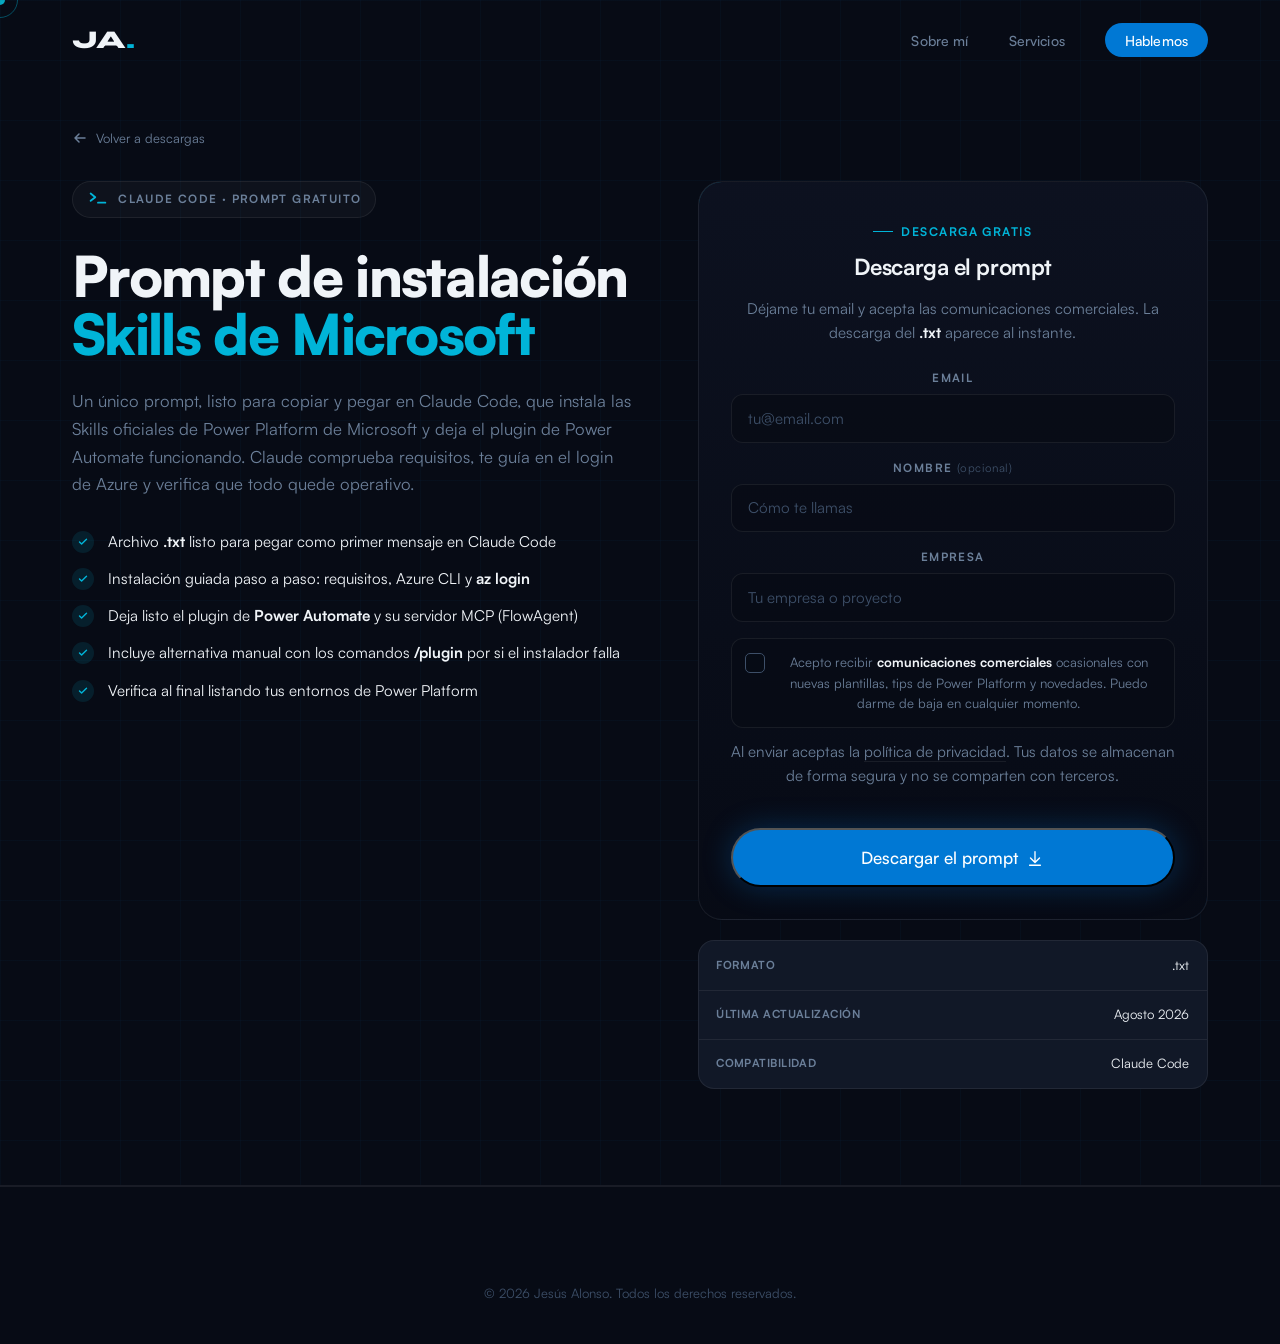
<file: pages/descargas/prompt-skills-microsoft.html>
<!DOCTYPE html>
<html lang="es">
<head>
  <meta charset="UTF-8" />
  <meta name="viewport" content="width=device-width, initial-scale=1.0" />
  <title>Descargar Prompt de instalación de las Skills de Microsoft — Jesús Alonso</title>
  <meta name="description" content="Descarga gratis el prompt listo para pegar en Claude Code que instala las Skills oficiales de Power Platform de Microsoft, incluido el plugin de Power Automate. Solo tu email." />
  <link rel="preconnect" href="https://fonts.googleapis.com" />
  <link rel="preconnect" href="https://fonts.gstatic.com" crossorigin />
  <link href="https://fonts.googleapis.com/css2?family=Syne:wght@400;500;600;700;800&family=DM+Sans:ital,opsz,wght@0,9..40,300;0,9..40,400;0,9..40,500;1,9..40,300&display=swap" rel="stylesheet" />
  <link rel="stylesheet" href="../../css/styles.css?v=20260830" />

  <meta name="recurso-slug" content="prompt-skills-microsoft" />
</head>
<body
  data-recurso-slug="prompt-skills-microsoft"
  data-download-file="../../assets/descargas/prompt-instalacion-skills-microsoft.txt"
  data-download-name="prompt-instalacion-skills-microsoft.txt">
  <div class="cursor" id="cursor"></div>
  <div class="cursor-trail" id="cursorTrail"></div>

  <nav class="nav scrolled" id="nav">
    <div class="nav-inner">
      <a href="../../index.html" class="nav-logo">JA<span class="dot">.</span></a>
      <ul class="nav-links">
        <li><a href="../../index.html#about">Sobre mí</a></li>
        <li><a href="../../index.html#services">Servicios</a></li>
        <li><a href="../../index.html#contact" class="nav-cta">Hablemos</a></li>
      </ul>
      <button class="nav-toggle" id="navToggle"><span></span><span></span><span></span></button>
    </div>
  </nav>

  <section class="download-hero">
    <div class="detail-hero-bg">
      <div class="grid-overlay"></div>
      <div class="noise"></div>
    </div>

    <div class="container">
      <a href="../descargas.html" class="detail-back reveal">
        <svg viewBox="0 0 16 16" fill="none"><path d="M3 8h10M9 4l4 4-4 4" stroke="currentColor" stroke-width="1.5" stroke-linecap="round" stroke-linejoin="round"/></svg>
        Volver a descargas
      </a>

      <div class="download-grid">

        <!-- COLUMNA IZQUIERDA: descripción del recurso -->
        <div class="download-info">
          <div class="download-badge reveal">
            <svg viewBox="0 0 24 24" fill="none" stroke="#00b4d8" stroke-width="2" style="width:22px;height:22px;">
              <path d="M4 6l5 4-5 4M12 16h8" stroke-linecap="round" stroke-linejoin="round"/>
            </svg>
            <span>Claude Code · Prompt gratuito</span>
          </div>

          <h1 class="download-title reveal">
            Prompt de instalación <em>Skills de Microsoft</em>
          </h1>

          <p class="download-lead reveal">
            Un único prompt, listo para copiar y pegar en Claude Code, que instala las Skills oficiales de Power Platform de Microsoft y deja el plugin de Power Automate funcionando. Claude comprueba requisitos, te guía en el login de Azure y verifica que todo quede operativo.
          </p>

          <ul class="download-features reveal">
            <li>
              <svg viewBox="0 0 20 20" fill="none" stroke="currentColor" stroke-width="2"><path d="M5 10l3 3 7-7" stroke-linecap="round" stroke-linejoin="round"/></svg>
              <span>Archivo <strong>.txt</strong> listo para pegar como primer mensaje en Claude Code</span>
            </li>
            <li>
              <svg viewBox="0 0 20 20" fill="none" stroke="currentColor" stroke-width="2"><path d="M5 10l3 3 7-7" stroke-linecap="round" stroke-linejoin="round"/></svg>
              <span>Instalación guiada paso a paso: requisitos, Azure CLI y <strong>az login</strong></span>
            </li>
            <li>
              <svg viewBox="0 0 20 20" fill="none" stroke="currentColor" stroke-width="2"><path d="M5 10l3 3 7-7" stroke-linecap="round" stroke-linejoin="round"/></svg>
              <span>Deja listo el plugin de <strong>Power Automate</strong> y su servidor MCP (FlowAgent)</span>
            </li>
            <li>
              <svg viewBox="0 0 20 20" fill="none" stroke="currentColor" stroke-width="2"><path d="M5 10l3 3 7-7" stroke-linecap="round" stroke-linejoin="round"/></svg>
              <span>Incluye alternativa manual con los comandos <strong>/plugin</strong> por si el instalador falla</span>
            </li>
            <li>
              <svg viewBox="0 0 20 20" fill="none" stroke="currentColor" stroke-width="2"><path d="M5 10l3 3 7-7" stroke-linecap="round" stroke-linejoin="round"/></svg>
              <span>Verifica al final listando tus entornos de Power Platform</span>
            </li>
          </ul>
        </div>

        <!-- COLUMNA DERECHA: form de descarga -->
        <div class="download-form-wrap">
          <div class="download-form-card reveal">

            <!-- Estado inicial: formulario -->
            <div class="download-step" id="stepForm">
              <div class="download-form-head">
                <div class="section-tag" style="color:#00b4d8;margin-bottom:0.5rem;">Descarga gratis</div>
                <h2>Descarga el prompt</h2>
                <p>Déjame tu email y acepta las comunicaciones comerciales. La descarga del <strong>.txt</strong> aparece al instante.</p>
              </div>

              <form class="download-form" id="downloadForm" novalidate>
                <label class="form-field">
                  <span class="form-label">Email</span>
                  <input type="email" name="email" id="downloadEmail" required autocomplete="email" placeholder="tu@email.com" />
                </label>

                <label class="form-field">
                  <span class="form-label">Nombre <span class="form-optional">(opcional)</span></span>
                  <input type="text" name="nombre" autocomplete="given-name" placeholder="Cómo te llamas" />
                </label>

                <label class="form-field">
                  <span class="form-label">Empresa</span>
                  <input type="text" name="empresa" id="downloadEmpresa" required autocomplete="organization" placeholder="Tu empresa o proyecto" />
                </label>

                <label class="check-field">
                  <input type="checkbox" name="consentComercial" id="consentComercial" required />
                  <span class="check-box" aria-hidden="true">
                    <svg viewBox="0 0 16 16" fill="none" stroke="currentColor" stroke-width="2.5"><path d="M4 8l3 3 5-6" stroke-linecap="round" stroke-linejoin="round"/></svg>
                  </span>
                  <span class="check-label">
                    Acepto recibir <strong>comunicaciones comerciales</strong> ocasionales con nuevas plantillas, tips de Power Platform y novedades. Puedo darme de baja en cualquier momento.
                  </span>
                </label>

                <p class="form-legal">
                  Al enviar aceptas la <a href="#" target="_blank" rel="noopener">política de privacidad</a>. Tus datos se almacenan de forma segura y no se comparten con terceros.
                </p>

                <button type="submit" class="btn btn-primary btn-large form-submit" id="downloadSubmit">
                  <span>Descargar el prompt</span>
                  <svg width="18" height="18" viewBox="0 0 20 20" fill="none"><path d="M10 3v11M5 10l5 5 5-5M4 18h12" stroke="currentColor" stroke-width="1.5" stroke-linecap="round" stroke-linejoin="round"/></svg>
                </button>
              </form>
            </div>

            <!-- Estado éxito: descarga lista -->
            <div class="download-step" id="stepSuccess" hidden>
              <div class="download-success-icon">
                <svg viewBox="0 0 24 24" fill="none" stroke="currentColor" stroke-width="2"><path d="M5 13l4 4L19 7" stroke-linecap="round" stroke-linejoin="round"/></svg>
              </div>
              <h2>¡Descarga lista!</h2>
              <p>
                Tu descarga debería empezar automáticamente. Si no es así, pulsa el botón de abajo.
              </p>
              <a id="downloadFileBtn" href="../../assets/descargas/prompt-instalacion-skills-microsoft.txt" download="prompt-instalacion-skills-microsoft.txt" class="btn btn-primary btn-large" style="margin-top:1rem;display:inline-flex;">
                <svg width="18" height="18" viewBox="0 0 20 20" fill="none"><path d="M10 3v11M5 10l5 5 5-5M4 18h12" stroke="currentColor" stroke-width="1.5" stroke-linecap="round" stroke-linejoin="round"/></svg>
                <span>Descargar el .txt</span>
              </a>
              <p class="download-success-meta" style="margin-top:1.5rem;">
                Ábrelo, copia el bloque del prompt y pégalo como primer mensaje en Claude Code.
              </p>
            </div>

            <!-- Estado error -->
            <div class="download-step" id="stepError" hidden>
              <div class="download-error-icon">
                <svg viewBox="0 0 24 24" fill="none" stroke="currentColor" stroke-width="2"><circle cx="12" cy="12" r="10"/><path d="M12 8v4M12 16h.01" stroke-linecap="round"/></svg>
              </div>
              <h2>Algo ha fallado</h2>
              <p id="errorMsg">No hemos podido procesar tu solicitud. Inténtalo de nuevo en unos segundos.</p>
              <button type="button" class="btn btn-ghost" id="retryBtn">Volver al formulario</button>
            </div>

          </div>

          <div class="download-meta reveal">
            <div class="meta-row">
              <span class="meta-key">Formato</span>
              <span class="meta-val">.txt</span>
            </div>
            <div class="meta-row">
              <span class="meta-key">Última actualización</span>
              <span class="meta-val">Agosto 2026</span>
            </div>
            <div class="meta-row">
              <span class="meta-key">Compatibilidad</span>
              <span class="meta-val">Claude Code</span>
            </div>
          </div>
        </div>

      </div>
    </div>
  </section>

  <!-- FOOTER -->
  <footer class="footer">
    <div class="container">
      <div class="footer-bottom" style="border-top:none;text-align:center;">
        <p>© 2026 Jesús Alonso. Todos los derechos reservados.</p>
      </div>
    </div>
  </footer>

  <script src="../../js/supabase-config.js?v=20260830"></script>
  <script src="../../js/descarga-directa.js?v=20260830"></script>
  <script src="../../js/main.js?v=20260830"></script>
</body>
</html>
</file>
<file: css/styles.css>
/* ===================================
   JESÚS ALONSO — POWER PLATFORM
   Design: Dark Luxury Tech
   =================================== */

/* ----------- FUENTES · SATOSHI ----------- */
@font-face { font-family: 'Satoshi'; src: url('../assets/fonts/Satoshi-Light.otf') format('opentype'); font-weight: 300; font-style: normal; font-display: swap; }
@font-face { font-family: 'Satoshi'; src: url('../assets/fonts/Satoshi-LightItalic.otf') format('opentype'); font-weight: 300; font-style: italic; font-display: swap; }
@font-face { font-family: 'Satoshi'; src: url('../assets/fonts/Satoshi-Regular.otf') format('opentype'); font-weight: 400; font-style: normal; font-display: swap; }
@font-face { font-family: 'Satoshi'; src: url('../assets/fonts/Satoshi-Italic.otf') format('opentype'); font-weight: 400; font-style: italic; font-display: swap; }
@font-face { font-family: 'Satoshi'; src: url('../assets/fonts/Satoshi-Medium.otf') format('opentype'); font-weight: 500; font-style: normal; font-display: swap; }
@font-face { font-family: 'Satoshi'; src: url('../assets/fonts/Satoshi-MediumItalic.otf') format('opentype'); font-weight: 500; font-style: italic; font-display: swap; }
@font-face { font-family: 'Satoshi'; src: url('../assets/fonts/Satoshi-Bold.otf') format('opentype'); font-weight: 700; font-style: normal; font-display: swap; }
@font-face { font-family: 'Satoshi'; src: url('../assets/fonts/Satoshi-BoldItalic.otf') format('opentype'); font-weight: 700; font-style: italic; font-display: swap; }
@font-face { font-family: 'Satoshi'; src: url('../assets/fonts/Satoshi-Black.otf') format('opentype'); font-weight: 900; font-style: normal; font-display: swap; }
@font-face { font-family: 'Satoshi'; src: url('../assets/fonts/Satoshi-BlackItalic.otf') format('opentype'); font-weight: 900; font-style: italic; font-display: swap; }

/* ----------- TOKENS ----------- */
:root {
  --bg:          #070b15;
  --bg-surface:  #0d1220;
  --bg-card:     #111827;
  --bg-card-hover: #161e30;
  --border:      rgba(255,255,255,0.07);
  --border-glow: rgba(0,120,212,0.3);

  --blue:        #0078d4;
  --blue-bright: #2196f3;
  --cyan:        #00b4d8;
  --cyan-dim:    rgba(0,180,216,0.15);

  --text:        #f0f4f8;
  --text-muted:  #6b7f99;
  --text-dim:    #3d4f68;

  --radius-sm:   8px;
  --radius:      16px;
  --radius-lg:   24px;

  /* Tipografía unificada: DM Sans para todo. Syne se reserva SOLO
     para la firma de marca (hero "Jesús Alonso" y logo "JA."). */
  --font-hero:    'Syne', sans-serif;
  --font-display: 'Satoshi', 'DM Sans', sans-serif;
  --font-body:    'Satoshi', 'DM Sans', sans-serif;

  --ease-out: cubic-bezier(0.16, 1, 0.3, 1);
  --ease-in-out: cubic-bezier(0.4, 0, 0.2, 1);
}

/* ----------- RESET ----------- */
*, *::before, *::after { box-sizing: border-box; margin: 0; padding: 0; }

html {
  scroll-behavior: smooth;
  font-size: 16px;
}

body {
  background: var(--bg);
  color: var(--text);
  font-family: var(--font-body);
  font-size: 1rem;
  line-height: 1.6;
  overflow-x: hidden;
  cursor: none;
}

img, svg { display: block; max-width: 100%; }
a { color: inherit; text-decoration: none; }
ul { list-style: none; }

/* ----------- CURSOR ----------- */
.cursor {
  position: fixed;
  width: 10px;
  height: 10px;
  background: var(--cyan);
  border-radius: 50%;
  pointer-events: none;
  z-index: 9999;
  transform: translate(-50%, -50%);
  transition: transform 0.1s, width 0.2s var(--ease-out), height 0.2s var(--ease-out), opacity 0.2s;
  mix-blend-mode: difference;
}

.cursor-trail {
  position: fixed;
  width: 36px;
  height: 36px;
  border: 1px solid rgba(0,180,216,0.4);
  border-radius: 50%;
  pointer-events: none;
  z-index: 9998;
  transform: translate(-50%, -50%);
  transition: transform 0.12s var(--ease-out), width 0.3s var(--ease-out), height 0.3s var(--ease-out), opacity 0.3s;
}

body:has(a:hover) .cursor { width: 16px; height: 16px; }
body:has(a:hover) .cursor-trail { width: 48px; height: 48px; border-color: rgba(0,180,216,0.7); }

/* ----------- LAYOUT ----------- */
.container {
  max-width: 1200px;
  margin: 0 auto;
  padding: 0 2rem;
}

.section {
  padding: 8rem 0;
}

/* ----------- NOISE / BG ----------- */
/* Textura de ruido desactivada para un fondo más limpio. */
.noise {
  display: none;
}

.grid-overlay {
  position: absolute;
  inset: 0;
  background-image:
    linear-gradient(rgba(0,120,212,0.04) 1px, transparent 1px),
    linear-gradient(90deg, rgba(0,120,212,0.04) 1px, transparent 1px);
  background-size: 60px 60px;
  pointer-events: none;
}

/* ----------- NAVIGATION ----------- */
.nav {
  position: fixed;
  top: 0;
  left: 0;
  right: 0;
  z-index: 100;
  padding: 1.25rem 0;
  transition: background 0.4s, backdrop-filter 0.4s, border-color 0.4s;
  border-bottom: 1px solid transparent;
}

.nav.scrolled {
  background: rgba(7, 11, 21, 0.85);
  backdrop-filter: blur(20px);
  -webkit-backdrop-filter: blur(20px);
  border-bottom-color: var(--border);
}

.nav-inner {
  max-width: 1200px;
  margin: 0 auto;
  padding: 0 2rem;
  display: flex;
  align-items: center;
  justify-content: space-between;
}

.nav-logo {
  font-family: var(--font-hero);
  font-size: 1.6rem;
  font-weight: 800;
  letter-spacing: -0.02em;
  color: var(--text);
}

.nav-logo .dot { color: var(--cyan); }

.nav-links {
  display: flex;
  align-items: center;
  gap: 2.5rem;
}

.nav-links a {
  font-size: 0.875rem;
  font-weight: 500;
  color: var(--text-muted);
  letter-spacing: 0.01em;
  transition: color 0.2s;
}

.nav-links a:hover { color: var(--text); }

.nav-cta {
  background: var(--blue) !important;
  color: #fff !important;
  padding: 0.55rem 1.25rem;
  border-radius: 100px;
  transition: background 0.2s, transform 0.2s !important;
}

.nav-cta:hover { background: var(--blue-bright) !important; transform: translateY(-1px); }

.nav-toggle {
  display: none;
  flex-direction: column;
  gap: 5px;
  background: none;
  border: none;
  cursor: none;
  padding: 4px;
}

.nav-toggle span {
  display: block;
  width: 24px;
  height: 1.5px;
  background: var(--text);
  transition: transform 0.3s, opacity 0.3s;
}

/* ----------- BUTTONS ----------- */
.btn {
  display: inline-flex;
  align-items: center;
  gap: 0.5rem;
  font-family: var(--font-body);
  font-size: 0.9375rem;
  font-weight: 500;
  padding: 0.75rem 1.75rem;
  border-radius: 100px;
  transition: all 0.2s var(--ease-out);
  white-space: nowrap;
}

.btn-primary {
  background: var(--blue);
  color: #fff;
  box-shadow: 0 0 30px rgba(0,120,212,0.3);
}

.btn-primary:hover {
  background: var(--blue-bright);
  transform: translateY(-2px);
  box-shadow: 0 4px 40px rgba(0,120,212,0.5);
}

.btn-ghost {
  background: transparent;
  color: var(--text-muted);
  border: 1px solid var(--border);
}

.btn-ghost:hover {
  color: var(--text);
  border-color: var(--border-glow);
  background: rgba(0,120,212,0.07);
}

.btn-large {
  font-size: 1.0625rem;
  padding: 1rem 2.25rem;
}

/* ----------- TAGS / LABELS ----------- */
.section-tag {
  display: inline-flex;
  align-items: center;
  gap: 0.5rem;
  font-family: var(--font-display);
  font-size: 0.75rem;
  font-weight: 700;
  letter-spacing: 0.12em;
  text-transform: uppercase;
  color: var(--cyan);
  margin-bottom: 1.5rem;
}

.section-tag::before {
  content: '';
  display: block;
  width: 20px;
  height: 1px;
  background: var(--cyan);
}

/* ----------- SECTION TITLE ----------- */
.section-title {
  font-family: var(--font-display);
  font-size: clamp(2.25rem, 5vw, 3.75rem);
  font-weight: 700;
  line-height: 1.05;
  letter-spacing: -0.03em;
  color: var(--text);
}

.section-title em {
  font-style: normal;
  color: var(--cyan);
}

.section-desc {
  font-size: 1.0625rem;
  color: var(--text-muted);
  line-height: 1.7;
  max-width: 560px;
}

.section-header {
  text-align: center;
  margin-bottom: 4rem;
}

.section-header .section-tag {
  justify-content: center;
}

.section-header .section-tag::before { display: none; }

.section-header .section-desc {
  margin: 1.5rem auto 0;
}

/* ----------- HERO ----------- */
.hero {
  position: relative;
  min-height: 100vh;
  display: grid;
  grid-template-columns: 1fr 1fr;
  align-items: center;
  gap: 4rem;
  padding: 0 2rem;
  max-width: 1200px;
  margin: 0 auto;
  padding-top: 6rem;
}

.hero-bg {
  position: fixed;
  inset: 0;
  z-index: -1;
  overflow: hidden;
}

.glow {
  position: absolute;
  border-radius: 50%;
  filter: blur(130px);
  pointer-events: none;
}

.glow-1 {
  width: 640px;
  height: 640px;
  background: radial-gradient(circle, rgba(0,120,212,0.11) 0%, transparent 70%);
  top: -220px;
  right: -120px;
  animation: floatGlow 8s ease-in-out infinite;
}

.glow-2 {
  width: 440px;
  height: 440px;
  background: radial-gradient(circle, rgba(0,180,216,0.07) 0%, transparent 70%);
  bottom: 100px;
  left: -120px;
  animation: floatGlow 10s ease-in-out infinite reverse;
}

@keyframes floatGlow {
  0%, 100% { transform: translate(0, 0); }
  50% { transform: translate(30px, -30px); }
}

.hero-badge {
  display: inline-flex;
  align-items: center;
  gap: 0.75rem;
  font-size: 0.75rem;
  font-weight: 500;
  letter-spacing: 0.08em;
  text-transform: uppercase;
  color: var(--text-muted);
  border: 1px solid var(--border);
  background: rgba(255,255,255,0.03);
  padding: 0.5rem 1rem;
  border-radius: 100px;
  margin-bottom: 2rem;
}

.badge-dot {
  width: 7px;
  height: 7px;
  background: var(--cyan);
  border-radius: 50%;
  box-shadow: 0 0 8px var(--cyan);
  animation: pulse 2s ease-in-out infinite;
}

@keyframes pulse {
  0%, 100% { opacity: 1; box-shadow: 0 0 8px var(--cyan); }
  50% { opacity: 0.6; box-shadow: 0 0 16px var(--cyan); }
}

.hero-title {
  font-family: var(--font-hero);
  font-size: clamp(3.5rem, 8vw, 6.5rem);
  font-weight: 800;
  line-height: 1;
  letter-spacing: -0.04em;
  margin-bottom: 1.75rem;
}

.title-line { display: block; }

.accent-line {
  color: transparent;
  -webkit-text-stroke: 2px var(--text);
}

.accent-dot { color: var(--cyan); -webkit-text-stroke: 0; }

.hero-tagline {
  display: flex;
  align-items: center;
  flex-wrap: wrap;
  gap: 0.5rem;
  font-size: 0.85rem;
  color: var(--text-muted);
  letter-spacing: 0.02em;
  margin-bottom: 1.25rem;
}

.tag-chip {
  display: inline-block;
  padding: 0.25rem 0.65rem;
  font-family: var(--font-display);
  font-size: 0.72rem;
  font-weight: 700;
  letter-spacing: 0.12em;
  text-transform: uppercase;
  color: var(--text);
  background: linear-gradient(135deg, rgba(0,120,212,0.18), rgba(0,180,216,0.08));
  border: 1px solid rgba(0,180,216,0.25);
  border-radius: 100px;
}

.tag-sep {
  color: var(--text-dim);
  font-weight: 700;
}

.hero-subtitle {
  font-size: 1.125rem;
  color: var(--text-muted);
  line-height: 1.65;
  margin-bottom: 2.5rem;
  max-width: 500px;
}

.hero-subtitle strong { color: var(--text); font-weight: 500; }

.hero-actions {
  display: flex;
  align-items: center;
  gap: 1rem;
  margin-bottom: 3.5rem;
  flex-wrap: wrap;
}

.hero-stats {
  display: flex;
  align-items: center;
  gap: 2rem;
  padding: 1.5rem 0;
  border-top: 1px solid var(--border);
}

.stat-number {
  display: block;
  font-family: var(--font-display);
  font-size: 2rem;
  font-weight: 800;
  letter-spacing: -0.03em;
  color: var(--text);
  line-height: 1;
}

.stat-plus { color: var(--cyan); font-size: 1.5rem; }

.stat-label {
  display: block;
  font-size: 0.75rem;
  color: var(--text-muted);
  margin-top: 0.25rem;
  letter-spacing: 0.02em;
}

.stat-divider {
  width: 1px;
  height: 40px;
  background: var(--border);
}

/* ----------- TECH ORBIT ----------- */
.hero-visual {
  display: flex;
  align-items: center;
  justify-content: center;
}

.tech-orbit {
  position: relative;
  width: 420px;
  height: 420px;
}

.orbit-ring {
  position: absolute;
  border-radius: 50%;
  border: 1px solid;
  top: 50%;
  left: 50%;
  transform: translate(-50%, -50%);
}

.orbit-ring-1 {
  width: 160px; height: 160px;
  border-color: rgba(0,120,212,0.2);
}
.orbit-ring-2 {
  width: 280px; height: 280px;
  border-color: rgba(0,120,212,0.12);
  animation: spin 30s linear infinite;
}
.orbit-ring-3 {
  width: 420px; height: 420px;
  border-color: rgba(0,120,212,0.07);
  animation: spin 50s linear infinite reverse;
}

@keyframes spin {
  from { transform: translate(-50%, -50%) rotate(0deg); }
  to   { transform: translate(-50%, -50%) rotate(360deg); }
}

.orbit-center {
  position: absolute;
  width: 70px; height: 70px;
  top: 50%; left: 50%;
  transform: translate(-50%, -50%);
  display: flex; align-items: center; justify-content: center;
  background: var(--bg-card);
  border-radius: 50%;
  border: 1px solid var(--border);
}

.ms-logo { width: 32px; height: 32px; }

/* Contenedor que hace girar todos los iconos alrededor del centro.
   Se pausa al pasar el ratón por encima para poder pinchar con calma. */
.orbit-spin {
  position: absolute;
  inset: 0;
  animation: orbitSpin 44s linear infinite;
}
.tech-orbit:hover .orbit-spin { animation-play-state: paused; }

@keyframes orbitSpin {
  from { transform: rotate(0deg); }
  to   { transform: rotate(360deg); }
}
@keyframes orbitSpinReverse {
  from { transform: rotate(0deg); }
  to   { transform: rotate(-360deg); }
}

/* Accesibilidad: si el usuario pide reducir el movimiento, paramos el giro. */
@media (prefers-reduced-motion: reduce) {
  .orbit-spin,
  .orbit-icon-img { animation: none !important; }
}

.orbit-icon {
  position: absolute;
  width: 48px;
  height: 48px;
  top: 50%;
  left: 50%;
  background: var(--bg-card);
  border: 1px solid var(--border);
  border-radius: 12px;
  display: flex;
  align-items: center;
  justify-content: center;
  transform: translate(-50%, -50%)
    rotate(var(--angle))
    translateY(-195px)
    rotate(calc(-1 * var(--angle)));
  transition: border-color 0.3s, box-shadow 0.3s, transform 0.35s var(--ease-out);
  overflow: hidden;
  cursor: pointer;
  text-decoration: none;
}

.orbit-icon svg { width: 28px; height: 28px; }
.orbit-icon img { display: block; }

/* La imagen gira en sentido contrario para que el logo quede siempre recto. */
.orbit-icon-img {
  width: 32px;
  height: 32px;
  object-fit: contain;
  animation: orbitSpinReverse 44s linear infinite;
}
.tech-orbit:hover .orbit-icon-img { animation-play-state: paused; }

.orbit-icon:hover {
  border-color: var(--border-glow);
  box-shadow: 0 0 26px rgba(0,120,212,0.45);
  z-index: 3;
}

.scroll-indicator {
  position: absolute;
  bottom: 2.5rem;
  left: 50%;
  transform: translateX(-50%);
  display: flex;
  flex-direction: column;
  align-items: center;
  gap: 0.5rem;
  color: var(--text-dim);
  font-size: 0.7rem;
  letter-spacing: 0.1em;
  text-transform: uppercase;
}

.scroll-line {
  width: 1px;
  height: 40px;
  background: linear-gradient(to bottom, var(--text-dim), transparent);
  animation: scrollPulse 2s ease-in-out infinite;
}

@keyframes scrollPulse {
  0%, 100% { opacity: 0.4; }
  50% { opacity: 1; }
}

/* ----------- ABOUT ----------- */
.about {
  background: var(--bg-surface);
  border-top: 1px solid var(--border);
  border-bottom: 1px solid var(--border);
}

.about-grid {
  display: grid;
  grid-template-columns: 1fr 1fr;
  gap: 6rem;
  align-items: start;
}

.about-left {
  position: sticky;
  top: 7rem;
}

.about-portrait {
  margin-top: 3rem;
}

.portrait-frame {
  position: relative;
  width: 220px;
  height: 280px;
}

.portrait-placeholder {
  width: 100%;
  height: 100%;
  background: var(--bg-card);
  border-radius: var(--radius-lg);
  border: 1px solid var(--border);
  display: flex;
  align-items: center;
  justify-content: center;
  overflow: hidden;
}

.portrait-initials {
  font-family: var(--font-display);
  font-size: 4rem;
  font-weight: 800;
  color: var(--blue);
  opacity: 0.3;
  letter-spacing: -0.05em;
}

.portrait-accent { display: none; }

.about-lead {
  font-size: 1.2rem;
  color: var(--text);
  line-height: 1.65;
  margin-bottom: 1.5rem;
}

.about-lead strong { color: var(--cyan); font-weight: 500; }

.about-body {
  color: var(--text-muted);
  line-height: 1.75;
  margin-bottom: 3rem;
}

.about-pillars {
  display: flex;
  flex-direction: column;
  gap: 1.5rem;
}

.pillar {
  display: flex;
  gap: 1.25rem;
  align-items: flex-start;
  padding: 1.25rem;
  background: var(--bg-card);
  border-radius: var(--radius);
  border: 1px solid var(--border);
  transition: border-color 0.3s;
}

.pillar:hover { border-color: var(--border-glow); }

.pillar-icon {
  width: 40px;
  height: 40px;
  min-width: 40px;
  background: rgba(0,120,212,0.1);
  border-radius: 10px;
  display: flex;
  align-items: center;
  justify-content: center;
  color: var(--cyan);
}

.pillar-icon svg { width: 18px; height: 18px; }

.pillar h4 {
  font-family: var(--font-display);
  font-size: 0.9375rem;
  font-weight: 600;
  margin-bottom: 0.25rem;
  color: var(--text);
}

.pillar p { font-size: 0.875rem; color: var(--text-muted); }

/* ----------- SERVICES ----------- */
.services-grid {
  display: grid;
  grid-template-columns: repeat(3, 1fr);
  gap: 1.5rem;
}

.service-card {
  position: relative;
  display: flex;
  flex-direction: column;
  gap: 1rem;
  padding: 1.75rem;
  background: var(--bg-card);
  border: 1px solid var(--border);
  border-radius: var(--radius-lg);
  transition: all 0.3s var(--ease-out);
  overflow: hidden;
}

.service-card::before {
  content: '';
  position: absolute;
  inset: 0;
  background: radial-gradient(circle at top left, color-mix(in srgb, var(--icon-color, var(--blue)) 8%, transparent), transparent 60%);
  opacity: 0;
  transition: opacity 0.4s;
  pointer-events: none;
}

.service-card:hover {
  border-color: color-mix(in srgb, var(--icon-color, var(--blue)) 40%, transparent);
  transform: translateY(-4px);
  box-shadow: 0 20px 60px rgba(0,0,0,0.4);
}

.service-card:hover::before { opacity: 1; }

.card-top {
  display: flex;
  justify-content: space-between;
  align-items: flex-start;
}

.card-icon {
  width: 52px;
  height: 52px;
  background: color-mix(in srgb, var(--icon-color, var(--blue)) 12%, transparent);
  border-radius: 14px;
  display: flex;
  align-items: center;
  justify-content: center;
  border: 1px solid color-mix(in srgb, var(--icon-color, var(--blue)) 20%, transparent);
}

.card-icon svg { width: 30px; height: 30px; }

.card-arrow {
  color: var(--text-dim);
  transition: color 0.3s, transform 0.3s;
}

.service-card:hover .card-arrow {
  color: var(--text-muted);
  transform: translate(4px, -4px);
}

.card-title {
  font-family: var(--font-display);
  font-size: 1.25rem;
  font-weight: 700;
  letter-spacing: -0.02em;
  color: var(--text);
}

.card-desc {
  font-size: 0.875rem;
  color: var(--text-muted);
  line-height: 1.65;
  flex: 1;
}

.card-tag {
  font-size: 0.75rem;
  font-weight: 600;
  letter-spacing: 0.05em;
  color: var(--text-dim);
  margin-top: auto;
  padding-top: 1rem;
  border-top: 1px solid var(--border);
  transition: color 0.3s;
}

.service-card:hover .card-tag { color: var(--cyan); }

/* ----------- CTA / CONTACT ----------- */
.contact {
  text-align: center;
}

.contact-inner {
  position: relative;
  padding: 5rem 2rem;
  background: var(--bg-surface);
  border: 1px solid var(--border);
  border-radius: 32px;
  overflow: hidden;
}

.contact-bg-glow {
  position: absolute;
  width: 600px;
  height: 600px;
  background: radial-gradient(circle, rgba(0,120,212,0.12) 0%, transparent 70%);
  top: 50%;
  left: 50%;
  transform: translate(-50%, -50%);
  pointer-events: none;
}

.contact-title {
  font-family: var(--font-display);
  font-size: clamp(2.5rem, 5vw, 4rem);
  font-weight: 800;
  line-height: 1.05;
  letter-spacing: -0.03em;
  margin-bottom: 1.5rem;
  position: relative;
}

.contact-title em {
  font-style: normal;
  color: var(--cyan);
}

.contact-desc {
  font-size: 1.0625rem;
  color: var(--text-muted);
  line-height: 1.7;
  max-width: 480px;
  margin: 0 auto 2.5rem;
  position: relative;
}

.contact-actions {
  position: relative;
  margin-bottom: 1.5rem;
}

.calendly-wrapper {
  width: 100%;
  max-width: 900px;
  margin: 2rem auto 1rem;
  border-radius: var(--radius-lg);
  overflow: hidden;
  border: 1px solid var(--border);
}

.calendly-inline-widget {
  border-radius: var(--radius-lg);
}

.calendly-inline-widget iframe {
  border-radius: var(--radius-lg);
  scrollbar-width: none;
}

.calendly-inline-widget iframe::-webkit-scrollbar {
  display: none;
}

@media (max-width: 768px) {
  .calendly-wrapper { border-radius: var(--radius); }
  .calendly-inline-widget { height: 650px !important; }
}

.contact-note {
  font-size: 0.8125rem;
  color: var(--text-dim);
  letter-spacing: 0.05em;
  position: relative;
}

/* ----------- FOOTER ----------- */
.footer {
  border-top: 1px solid var(--border);
  padding: 4rem 0 2.5rem;
}

.footer-inner {
  display: grid;
  grid-template-columns: 2fr 1fr 1fr;
  gap: 3rem;
  margin-bottom: 3rem;
}

.footer-brand p {
  margin-top: 0.75rem;
  font-size: 0.875rem;
  color: var(--text-muted);
  line-height: 1.6;
}

.footer-links h5 {
  font-family: var(--font-display);
  font-size: 0.75rem;
  font-weight: 700;
  letter-spacing: 0.1em;
  text-transform: uppercase;
  color: var(--text-muted);
  margin-bottom: 1rem;
}

.footer-links ul { display: flex; flex-direction: column; gap: 0.6rem; }

.footer-links a {
  font-size: 0.875rem;
  color: var(--text-dim);
  transition: color 0.2s;
}

.footer-links a:hover { color: var(--text); }

.footer-bottom {
  padding-top: 2rem;
  border-top: 1px solid var(--border);
  font-size: 0.8125rem;
  color: var(--text-dim);
}

/* ----------- DETAIL PAGES ----------- */
.detail-hero {
  padding: 8rem 0 5rem;
  position: relative;
  border-bottom: 1px solid var(--border);
  overflow: hidden;
}

.detail-hero-bg {
  position: absolute;
  inset: 0;
  z-index: 0;
}

.detail-hero .container { position: relative; z-index: 1; }

.detail-back {
  display: inline-flex;
  align-items: center;
  gap: 0.5rem;
  font-size: 0.8125rem;
  color: var(--text-muted);
  margin-bottom: 2rem;
  transition: color 0.2s, gap 0.2s;
}

.detail-back:hover { color: var(--text); gap: 0.75rem; }

.detail-back svg { width: 16px; height: 16px; transform: scaleX(-1); }

.detail-icon-large {
  width: 72px;
  height: 72px;
  border-radius: 20px;
  display: flex;
  align-items: center;
  justify-content: center;
  margin-bottom: 1.5rem;
}

.detail-icon-large svg { width: 40px; height: 40px; }

.detail-title {
  font-family: var(--font-display);
  font-size: clamp(2.5rem, 5vw, 4.5rem);
  font-weight: 800;
  letter-spacing: -0.04em;
  line-height: 1;
  margin-bottom: 1.25rem;
}

.detail-subtitle {
  font-size: 1.125rem;
  color: var(--text-muted);
  max-width: 560px;
  line-height: 1.65;
}

.detail-cases {
  padding: 6rem 0;
}

.cases-grid {
  display: grid;
  grid-template-columns: repeat(2, 1fr);
  gap: 1.5rem;
}

.case-card {
  background: var(--bg-card);
  border: 1px solid var(--border);
  border-radius: var(--radius-lg);
  padding: 2rem;
  transition: border-color 0.3s, transform 0.3s;
}

.case-card:hover {
  border-color: var(--border-glow);
  transform: translateY(-3px);
}

.case-number {
  font-family: var(--font-display);
  font-size: 0.7rem;
  font-weight: 700;
  letter-spacing: 0.12em;
  text-transform: uppercase;
  color: var(--cyan);
  margin-bottom: 1rem;
}

.case-title {
  font-family: var(--font-display);
  font-size: 1.125rem;
  font-weight: 700;
  color: var(--text);
  margin-bottom: 0.75rem;
  letter-spacing: -0.02em;
}

.case-desc {
  font-size: 0.9rem;
  color: var(--text-muted);
  line-height: 1.65;
  margin-bottom: 1.25rem;
}

.case-result {
  font-size: 0.8125rem;
  color: var(--cyan);
  font-weight: 500;
  padding: 0.5rem 0.875rem;
  background: rgba(0,180,216,0.08);
  border-radius: 100px;
  display: inline-block;
  border: 1px solid rgba(0,180,216,0.15);
}

.detail-cta {
  padding: 4rem 0 6rem;
}

.detail-cta-inner {
  text-align: center;
  padding: 3rem 4rem;
  background: var(--bg-surface);
  border: 1px solid var(--border);
  border-radius: var(--radius-lg);
  position: relative;
  overflow: hidden;
}

.detail-cta .contact-title {
  font-size: clamp(1.6rem, 2.8vw, 2.2rem);
  margin-bottom: 1rem;
}

/* ----------- REVEAL ANIMATION ----------- */
.reveal {
  opacity: 0;
  transform: translateY(24px);
  transition: opacity 0.7s var(--ease-out), transform 0.7s var(--ease-out);
}

.reveal.visible {
  opacity: 1;
  transform: none;
}

.reveal:nth-child(1) { transition-delay: 0.05s; }
.reveal:nth-child(2) { transition-delay: 0.1s; }
.reveal:nth-child(3) { transition-delay: 0.15s; }
.reveal:nth-child(4) { transition-delay: 0.2s; }
.reveal:nth-child(5) { transition-delay: 0.25s; }
.reveal:nth-child(6) { transition-delay: 0.3s; }

/* ----------- RESPONSIVE ----------- */
@media (max-width: 1024px) {
  .hero {
    grid-template-columns: 1fr;
    text-align: center;
    padding-top: 7rem;
    gap: 3rem;
  }

  .hero-subtitle { margin-left: auto; margin-right: auto; }
  .hero-actions { justify-content: center; }
  .hero-stats { justify-content: center; }
  .hero-visual { display: none; }

  .about-grid { grid-template-columns: 1fr; gap: 3rem; }
  .about-left { position: static; }
  .services-grid { grid-template-columns: repeat(2, 1fr); }
  .footer-inner { grid-template-columns: 1fr 1fr; }
}

@media (max-width: 768px) {
  .section { padding: 5rem 0; }

  html, body { overflow-x: hidden; max-width: 100%; }

  .nav-links {
    display: none;
    position: fixed;
    inset: 0;
    background: var(--bg);
    flex-direction: column;
    align-items: center;
    justify-content: center;
    gap: 2rem;
    font-size: 1.25rem;
  }

  .nav-links.open { display: flex; }
  .nav-toggle { display: flex; z-index: 101; }

  .hero-title { font-size: clamp(2.2rem, 9vw, 3.2rem); }
  .hero-subtitle { font-size: 1rem; max-width: 100%; }
  .hero-content { overflow: hidden; width: 100%; }
  .services-grid { grid-template-columns: 1fr; }
  .cases-grid { grid-template-columns: 1fr; }
  .footer-inner { grid-template-columns: 1fr; gap: 2rem; }

  .contact-title { font-size: clamp(1.35rem, 6vw, 1.9rem); }
  .contact-title br { display: none; }
  .contact-inner { padding: 3rem 1.25rem; }
  .btn-large { font-size: 0.95rem; padding: 0.9rem 1.5rem; white-space: normal; text-align: center; }
  .contact-actions .btn { max-width: 100%; width: 100%; justify-content: center; }

  .detail-cta .contact-title { font-size: clamp(1.4rem, 6vw, 1.9rem); }
  .detail-cta-inner { padding: 2.5rem 1.25rem; }

  .about-pillars { gap: 1.25rem; }

  .cursor, .cursor-trail { display: none; }
  body { cursor: auto; }
}

/* ===================================
   PORTFOLIO
   =================================== */
.portfolio {
  background: linear-gradient(180deg, var(--bg) 0%, var(--bg-surface) 100%);
  border-top: 1px solid var(--border);
}

.portfolio-grid {
  display: grid;
  grid-template-columns: repeat(3, 1fr);
  gap: 1.75rem;
  margin-bottom: 3rem;
}

.portfolio-card {
  display: flex;
  flex-direction: column;
  background: var(--bg-card);
  border: 1px solid var(--border);
  border-radius: var(--radius-lg);
  overflow: hidden;
  transition: transform 0.35s var(--ease-out), border-color 0.3s, box-shadow 0.3s;
  position: relative;
}

.portfolio-card:hover {
  transform: translateY(-6px);
  border-color: var(--border-glow);
  box-shadow: 0 24px 60px rgba(0,0,0,0.45), 0 0 0 1px rgba(0,180,216,0.15);
}

.portfolio-media {
  position: relative;
  aspect-ratio: 16 / 10;
  background: linear-gradient(135deg, #0a0e1a, #131a2b);
  overflow: hidden;
  border-bottom: 1px solid var(--border);
}

.portfolio-media img,
.portfolio-media video {
  position: absolute;
  inset: 0;
  width: 100%;
  height: 100%;
  object-fit: cover;
  transition: transform 0.6s var(--ease-out);
}

.portfolio-card:hover .portfolio-media img,
.portfolio-card:hover .portfolio-media video { transform: scale(1.04); }

.portfolio-placeholder {
  position: absolute;
  inset: 0;
  display: flex;
  flex-direction: column;
  align-items: center;
  justify-content: center;
  gap: 1rem;
  color: var(--cyan);
  opacity: 0.7;
  background:
    radial-gradient(circle at 30% 30%, rgba(0,180,216,0.08), transparent 60%),
    repeating-linear-gradient(45deg, rgba(255,255,255,0.015) 0 12px, transparent 12px 24px);
}

.portfolio-placeholder svg {
  width: 56px;
  height: 56px;
}

.placeholder-tag {
  font-family: var(--font-display);
  font-size: 0.68rem;
  font-weight: 700;
  letter-spacing: 0.18em;
  text-transform: uppercase;
  color: var(--text-muted);
  padding: 0.3rem 0.7rem;
  border: 1px dashed var(--border);
  border-radius: 100px;
}

.portfolio-overlay {
  position: absolute;
  bottom: 0;
  left: 0;
  right: 0;
  padding: 1rem 1.25rem;
  display: flex;
  align-items: center;
  justify-content: space-between;
  font-family: var(--font-display);
  font-size: 0.8rem;
  font-weight: 700;
  letter-spacing: 0.08em;
  text-transform: uppercase;
  color: var(--text);
  background: linear-gradient(180deg, transparent, rgba(0,0,0,0.7));
  opacity: 0;
  transform: translateY(8px);
  transition: opacity 0.3s var(--ease-out), transform 0.3s var(--ease-out);
}

.portfolio-card:hover .portfolio-overlay {
  opacity: 1;
  transform: none;
}

.portfolio-info {
  padding: 1.5rem 1.5rem 1.75rem;
  display: flex;
  flex-direction: column;
  gap: 0.6rem;
  flex: 1;
}

.portfolio-tech {
  display: flex;
  align-items: center;
  gap: 0.5rem;
  font-family: var(--font-display);
  font-size: 0.7rem;
  font-weight: 700;
  letter-spacing: 0.14em;
  text-transform: uppercase;
  color: var(--text-muted);
}

.portfolio-tech img {
  width: 18px;
  height: 18px;
  object-fit: contain;
}

.portfolio-info h3 {
  font-family: var(--font-display);
  font-size: 1.2rem;
  font-weight: 700;
  letter-spacing: -0.02em;
  color: var(--text);
  line-height: 1.25;
}

.portfolio-info p {
  font-size: 0.9rem;
  color: var(--text-muted);
  line-height: 1.6;
}

.portfolio-note {
  display: flex;
  align-items: center;
  justify-content: center;
  gap: 0.6rem;
  margin-top: 1rem;
  padding: 1rem 1.25rem;
  font-size: 0.85rem;
  color: var(--text-muted);
  text-align: center;
  border: 1px dashed var(--border);
  border-radius: var(--radius);
  background: rgba(0,180,216,0.03);
}

.portfolio-note svg {
  flex-shrink: 0;
  color: var(--cyan);
}

/* ===================================
   CONTACT FORM
   =================================== */
.contact { text-align: left; }

.contact-grid {
  display: grid;
  grid-template-columns: 1fr 1.1fr;
  gap: 4rem;
  align-items: start;
  position: relative;
  z-index: 1;
}

.contact-intro .section-tag { justify-content: flex-start; }
.contact-intro .section-tag::before { display: block; }

.contact .contact-title {
  text-align: left;
  margin-bottom: 1.25rem;
}

.contact .contact-desc {
  margin: 0 0 2rem 0;
  text-align: left;
}

.contact-meta {
  display: flex;
  flex-direction: column;
  gap: 1rem;
  margin-top: 2rem;
}

.contact-meta li {
  display: flex;
  align-items: center;
  gap: 0.85rem;
  font-size: 0.9rem;
  color: var(--text-muted);
}

.contact-meta a {
  color: var(--text);
  border-bottom: 1px solid transparent;
  transition: color 0.2s, border-color 0.2s;
}

.contact-meta a:hover {
  color: var(--cyan);
  border-bottom-color: var(--cyan);
}

.meta-icon {
  width: 36px;
  height: 36px;
  flex-shrink: 0;
  display: flex;
  align-items: center;
  justify-content: center;
  background: rgba(0,120,212,0.08);
  border: 1px solid var(--border);
  border-radius: 10px;
  color: var(--cyan);
}

.meta-icon svg { width: 16px; height: 16px; }

.contact-form {
  display: flex;
  flex-direction: column;
  gap: 1.25rem;
  padding: 2.25rem;
  background: linear-gradient(180deg, rgba(13,18,32,0.85), rgba(7,11,21,0.85));
  border: 1px solid var(--border);
  border-radius: var(--radius-lg);
  backdrop-filter: blur(8px);
  position: relative;
}

.contact-form::before {
  content: '';
  position: absolute;
  inset: -1px;
  border-radius: inherit;
  padding: 1px;
  background: linear-gradient(135deg, rgba(0,180,216,0.25), transparent 40%, transparent 60%, rgba(0,120,212,0.2));
  -webkit-mask: linear-gradient(#000 0 0) content-box, linear-gradient(#000 0 0);
  mask: linear-gradient(#000 0 0) content-box, linear-gradient(#000 0 0);
  -webkit-mask-composite: xor;
  mask-composite: exclude;
  pointer-events: none;
}

.form-row {
  display: grid;
  grid-template-columns: 1fr 1fr;
  gap: 1rem;
}

.form-field {
  display: flex;
  flex-direction: column;
  gap: 0.4rem;
}

.form-label {
  font-family: var(--font-display);
  font-size: 0.72rem;
  font-weight: 700;
  letter-spacing: 0.12em;
  text-transform: uppercase;
  color: var(--text-muted);
}

.form-optional {
  font-weight: 400;
  letter-spacing: 0.05em;
  text-transform: none;
  color: var(--text-dim);
}

.form-field input,
.form-field select,
.form-field textarea {
  width: 100%;
  padding: 0.8rem 1rem;
  font-family: var(--font-body);
  font-size: 0.95rem;
  color: var(--text);
  background: rgba(7,11,21,0.6);
  border: 1px solid var(--border);
  border-radius: 12px;
  transition: border-color 0.2s, background 0.2s, box-shadow 0.2s;
  cursor: none;
}

.form-field textarea {
  resize: vertical;
  min-height: 120px;
  font-family: var(--font-body);
  line-height: 1.55;
}

.form-field input::placeholder,
.form-field textarea::placeholder {
  color: var(--text-dim);
}

.form-field input:focus,
.form-field select:focus,
.form-field textarea:focus {
  outline: none;
  border-color: var(--cyan);
  background: rgba(7,11,21,0.85);
  box-shadow: 0 0 0 3px rgba(0,180,216,0.12);
}

.form-field select {
  appearance: none;
  -webkit-appearance: none;
  background-image: url("data:image/svg+xml,%3Csvg viewBox='0 0 16 16' xmlns='http://www.w3.org/2000/svg'%3E%3Cpath d='M4 6l4 4 4-4' stroke='%236b7f99' stroke-width='1.5' fill='none' stroke-linecap='round' stroke-linejoin='round'/%3E%3C/svg%3E");
  background-repeat: no-repeat;
  background-position: right 1rem center;
  background-size: 16px;
  padding-right: 2.5rem;
}

.form-field select option {
  background: var(--bg-card);
  color: var(--text);
}

.form-submit {
  margin-top: 0.5rem;
  justify-content: center;
  width: 100%;
}

.form-note {
  font-size: 0.78rem;
  color: var(--text-dim);
  text-align: center;
  line-height: 1.5;
}

.form-success {
  display: flex;
  flex-direction: column;
  gap: 1rem;
  margin-bottom: 1.5rem;
  padding: 1.25rem 1.4rem;
  font-size: 0.95rem;
  color: var(--text);
  background: linear-gradient(135deg, rgba(0,180,216,0.15), rgba(0,120,212,0.08));
  border: 1px solid rgba(0,180,216,0.35);
  border-radius: 14px;
}

.form-success-text {
  line-height: 1.55;
}

.form-success strong {
  color: var(--cyan);
  font-weight: 600;
  margin-right: 0.4rem;
}

.form-success-action {
  display: inline-flex;
  align-items: center;
  justify-content: center;
  gap: 0.5rem;
  align-self: flex-start;
  padding: 0.65rem 1.2rem;
  font-family: var(--font-body);
  font-size: 0.9rem;
  font-weight: 500;
  color: var(--cyan);
  background: rgba(0,180,216,0.08);
  border: 1px solid rgba(0,180,216,0.4);
  border-radius: 100px;
  cursor: pointer;
  transition: background 0.2s, border-color 0.2s, color 0.2s, transform 0.15s;
}

.form-success-action:hover {
  background: rgba(0,180,216,0.18);
  border-color: rgba(0,180,216,0.7);
  color: #fff;
  transform: translateY(-1px);
}

.form-success-action:active {
  transform: translateY(0);
}

.form-success-action svg {
  flex-shrink: 0;
}

.form-error {
  margin: 0.25rem 0 0.5rem;
  padding: 0.9rem 1.1rem;
  font-size: 0.9rem;
  color: #ffd0d0;
  background: rgba(220, 60, 60, 0.12);
  border: 1px solid rgba(220, 60, 60, 0.4);
  border-radius: 12px;
  line-height: 1.5;
}

/* ===================================
   DOWNLOADS HUB
   =================================== */
.downloads-grid {
  display: grid;
  grid-template-columns: repeat(auto-fill, minmax(320px, 1fr));
  gap: 1.5rem;
}

.download-card {
  display: flex;
  flex-direction: column;
  background: var(--bg-card);
  border: 1px solid var(--border);
  border-radius: var(--radius-lg);
  overflow: hidden;
  transition: transform 0.3s var(--ease-out), border-color 0.3s, box-shadow 0.3s;
}

.download-card:hover {
  transform: translateY(-4px);
  border-color: var(--border-glow);
  box-shadow: 0 20px 50px rgba(0,0,0,0.4);
}

.download-card-empty {
  cursor: default;
  border-style: dashed;
}

.download-card-empty:hover {
  transform: none;
  border-color: var(--border);
  box-shadow: none;
}

.download-card-media {
  position: relative;
  height: 130px;
  display: flex;
  align-items: center;
  justify-content: center;
  background:
    radial-gradient(circle at 30% 40%, color-mix(in srgb, var(--icon-color, var(--blue)) 14%, transparent), transparent 70%),
    linear-gradient(135deg, rgba(13,18,32,0.5), rgba(7,11,21,0.5));
  border-bottom: 1px solid var(--border);
}

.download-card-icon {
  width: 64px;
  height: 64px;
  display: flex;
  align-items: center;
  justify-content: center;
  background: color-mix(in srgb, var(--icon-color, var(--blue)) 14%, transparent);
  border: 1px solid color-mix(in srgb, var(--icon-color, var(--blue)) 25%, transparent);
  border-radius: 16px;
  color: var(--icon-color, var(--blue));
}

.download-card-icon img,
.download-card-icon svg {
  width: 32px;
  height: 32px;
  object-fit: contain;
}

.download-card-tech {
  position: absolute;
  top: 1rem;
  left: 1rem;
  font-family: var(--font-display);
  font-size: 0.65rem;
  font-weight: 700;
  letter-spacing: 0.14em;
  text-transform: uppercase;
  color: var(--text-muted);
  padding: 0.3rem 0.65rem;
  border: 1px solid var(--border);
  border-radius: 100px;
  background: rgba(7,11,21,0.7);
  backdrop-filter: blur(6px);
}

.download-card-body {
  padding: 1.5rem 1.5rem 1.75rem;
  display: flex;
  flex-direction: column;
  gap: 0.6rem;
  flex: 1;
}

.download-card-body h3 {
  font-family: var(--font-display);
  font-size: 1.15rem;
  font-weight: 700;
  letter-spacing: -0.02em;
  color: var(--text);
  line-height: 1.25;
}

.download-card-body p {
  font-size: 0.875rem;
  color: var(--text-muted);
  line-height: 1.6;
  flex: 1;
}

.download-card-cta {
  display: inline-flex;
  align-items: center;
  gap: 0.4rem;
  margin-top: 0.5rem;
  font-family: var(--font-display);
  font-size: 0.75rem;
  font-weight: 700;
  letter-spacing: 0.06em;
  text-transform: uppercase;
  color: var(--cyan);
  transition: gap 0.25s;
}

.download-card:hover .download-card-cta { gap: 0.7rem; }

/* ===================================
   DOWNLOAD PAGE (individual resource)
   =================================== */
.download-hero {
  position: relative;
  padding: 8rem 0 6rem;
  overflow: hidden;
  border-bottom: 1px solid var(--border);
}

.download-grid {
  display: grid;
  grid-template-columns: 1.1fr 1fr;
  gap: 4rem;
  align-items: start;
  position: relative;
  z-index: 1;
}

.download-info { min-width: 0; }

.download-badge {
  display: inline-flex;
  align-items: center;
  gap: 0.6rem;
  padding: 0.4rem 0.85rem;
  font-family: var(--font-display);
  font-size: 0.72rem;
  font-weight: 700;
  letter-spacing: 0.12em;
  text-transform: uppercase;
  color: var(--text-muted);
  background: rgba(255,255,255,0.03);
  border: 1px solid var(--border);
  border-radius: 100px;
  margin-bottom: 1.75rem;
}

.download-badge img { width: 18px; height: 18px; object-fit: contain; }

.download-title {
  font-family: var(--font-display);
  font-size: clamp(2.25rem, 4.5vw, 3.5rem);
  font-weight: 800;
  letter-spacing: -0.03em;
  line-height: 1.05;
  margin-bottom: 1.5rem;
}

.download-title em { font-style: normal; color: var(--cyan); }

.download-lead {
  font-size: 1.05rem;
  color: var(--text-muted);
  line-height: 1.65;
  margin-bottom: 2rem;
}

.download-features {
  display: flex;
  flex-direction: column;
  gap: 0.85rem;
  margin-bottom: 2.5rem;
}

.download-features li {
  display: flex;
  align-items: flex-start;
  gap: 0.85rem;
  font-size: 0.95rem;
  color: var(--text);
  line-height: 1.55;
}

.download-features li svg {
  flex-shrink: 0;
  width: 22px;
  height: 22px;
  padding: 4px;
  background: rgba(0,180,216,0.12);
  border-radius: 50%;
  color: var(--cyan);
  margin-top: 1px;
}

.download-features li strong {
  font-weight: 600;
  color: var(--text);
}

.download-preview { margin-top: 1rem; }

.download-form-wrap {
  position: sticky;
  top: 6rem;
  display: flex;
  flex-direction: column;
  gap: 1.25rem;
}

.download-form-card {
  position: relative;
  background: linear-gradient(180deg, rgba(13,18,32,0.95), rgba(7,11,21,0.95));
  border: 1px solid var(--border);
  border-radius: var(--radius-lg);
  padding: 2rem;
  backdrop-filter: blur(8px);
  overflow: hidden;
}

.download-form-card::before {
  content: '';
  position: absolute;
  inset: -1px;
  border-radius: inherit;
  padding: 1px;
  background: linear-gradient(135deg, rgba(0,180,216,0.4), transparent 50%, rgba(0,120,212,0.25));
  -webkit-mask: linear-gradient(#000 0 0) content-box, linear-gradient(#000 0 0);
  mask: linear-gradient(#000 0 0) content-box, linear-gradient(#000 0 0);
  -webkit-mask-composite: xor;
  mask-composite: exclude;
  pointer-events: none;
}

.download-form-head { margin-bottom: 1.5rem; }

.download-form-head h2 {
  font-family: var(--font-display);
  font-size: 1.5rem;
  font-weight: 700;
  letter-spacing: -0.02em;
  color: var(--text);
  margin-bottom: 0.5rem;
}

.download-form-head p {
  font-size: 0.9rem;
  color: var(--text-muted);
  line-height: 1.55;
}

.download-form {
  display: flex;
  flex-direction: column;
  gap: 1rem;
}

/* Checkbox elegante */
.check-field {
  display: flex;
  align-items: flex-start;
  gap: 0.75rem;
  padding: 0.85rem;
  background: rgba(7,11,21,0.5);
  border: 1px solid var(--border);
  border-radius: 12px;
  cursor: none;
  transition: border-color 0.2s, background 0.2s;
}

.check-field:hover { border-color: rgba(0,180,216,0.3); }

.check-field input[type="checkbox"] {
  position: absolute;
  opacity: 0;
  width: 0;
  height: 0;
}

.check-box {
  flex-shrink: 0;
  width: 20px;
  height: 20px;
  margin-top: 1px;
  display: flex;
  align-items: center;
  justify-content: center;
  background: rgba(7,11,21,0.6);
  border: 1.5px solid var(--text-dim);
  border-radius: 5px;
  color: transparent;
  transition: background 0.2s, border-color 0.2s, color 0.2s;
}

.check-box svg { width: 14px; height: 14px; }

.check-field input:checked + .check-box {
  background: var(--cyan);
  border-color: var(--cyan);
  color: #0a0e1a;
}

.check-field input:focus-visible + .check-box {
  box-shadow: 0 0 0 3px rgba(0,180,216,0.2);
}

.check-label {
  font-size: 0.82rem;
  color: var(--text-muted);
  line-height: 1.55;
}

.check-label strong { color: var(--text); font-weight: 600; }

.form-legal {
  font-size: 0.72rem;
  color: var(--text-dim);
  line-height: 1.5;
  margin-top: -0.25rem;
}

.form-legal a {
  color: var(--text-muted);
  border-bottom: 1px solid var(--border);
  transition: color 0.2s, border-color 0.2s;
}

.form-legal a:hover {
  color: var(--cyan);
  border-color: var(--cyan);
}

@keyframes shake {
  0%, 100% { transform: translateX(0); }
  20%, 60% { transform: translateX(-6px); }
  40%, 80% { transform: translateX(6px); }
}

.shake { animation: shake 0.4s var(--ease-in-out); border-color: #ff5a5a !important; }

/* Estados éxito / error */
.download-step { text-align: center; }
.download-step h2 {
  font-family: var(--font-display);
  font-size: 1.4rem;
  font-weight: 700;
  letter-spacing: -0.02em;
  color: var(--text);
  margin-bottom: 0.75rem;
}
.download-step p {
  font-size: 0.95rem;
  color: var(--text-muted);
  line-height: 1.6;
  margin-bottom: 1rem;
}
.download-step p strong { color: var(--text); }

.download-success-icon,
.download-error-icon {
  width: 64px;
  height: 64px;
  border-radius: 50%;
  margin: 0 auto 1.5rem;
  display: flex;
  align-items: center;
  justify-content: center;
}

.download-success-icon {
  background: rgba(0,180,216,0.12);
  border: 1px solid rgba(0,180,216,0.3);
  color: var(--cyan);
}

.download-error-icon {
  background: rgba(255,90,90,0.1);
  border: 1px solid rgba(255,90,90,0.3);
  color: #ff5a5a;
}

.download-success-icon svg,
.download-error-icon svg {
  width: 32px;
  height: 32px;
}

.download-success-icon.spin svg {
  width: 44px;
  height: 44px;
  animation: spin360 1s linear infinite;
  transform-origin: center;
}

@keyframes spin360 {
  to { transform: rotate(360deg); }
}

.download-success-meta {
  font-size: 0.85rem !important;
  color: var(--text-dim) !important;
}

.link-btn {
  background: none;
  border: none;
  padding: 0;
  font: inherit;
  color: var(--cyan);
  text-decoration: underline;
  cursor: none;
}

.link-btn:hover { color: var(--blue-bright); }
.link-btn:disabled { opacity: 0.5; cursor: not-allowed; }

/* Metadatos del recurso */
.download-meta {
  display: flex;
  flex-direction: column;
  background: var(--bg-card);
  border: 1px solid var(--border);
  border-radius: var(--radius);
  overflow: hidden;
}

.meta-row {
  display: flex;
  justify-content: space-between;
  align-items: center;
  padding: 0.85rem 1.1rem;
  font-size: 0.82rem;
  border-bottom: 1px solid var(--border);
}

.meta-row:last-child { border-bottom: none; }

.meta-key {
  font-family: var(--font-display);
  font-weight: 600;
  letter-spacing: 0.04em;
  text-transform: uppercase;
  font-size: 0.7rem;
  color: var(--text-muted);
}

.meta-val { color: var(--text); }

/* ===================================
   CAROUSEL (reutilizable)
   =================================== */
.carousel {
  position: relative;
  width: 100%;
  border-radius: var(--radius);
  overflow: hidden;
  border: 1px solid var(--border);
  background: var(--bg-card);
  outline: none;
}

.carousel:focus-visible { box-shadow: 0 0 0 3px rgba(0,180,216,0.3); }

.carousel-viewport {
  position: relative;
  width: 100%;
  aspect-ratio: 16 / 10;
  overflow: hidden;
}

.carousel-track {
  display: flex;
  height: 100%;
  transition: transform 0.55s var(--ease-out);
  will-change: transform;
}

.carousel-slide {
  flex: 0 0 100%;
  width: 100%;
  height: 100%;
  cursor: none;
  position: relative;
}

.carousel-slide img {
  width: 100%;
  height: 100%;
  object-fit: cover;
  display: block;
  pointer-events: none;
}

.carousel-arrow {
  position: absolute;
  top: 50%;
  transform: translateY(-50%);
  width: 40px;
  height: 40px;
  background: rgba(7,11,21,0.6);
  border: 1px solid var(--border);
  border-radius: 50%;
  color: var(--text);
  cursor: none;
  display: flex;
  align-items: center;
  justify-content: center;
  z-index: 2;
  backdrop-filter: blur(6px);
  -webkit-backdrop-filter: blur(6px);
  transition: background 0.2s, border-color 0.2s, transform 0.2s;
}

.carousel-arrow:hover {
  background: rgba(0,180,216,0.18);
  border-color: var(--border-glow);
}

.carousel-arrow:active { transform: translateY(-50%) scale(0.92); }

.carousel-arrow svg { width: 18px; height: 18px; }
.carousel-prev { left: 0.75rem; }
.carousel-next { right: 0.75rem; }

.carousel-dots {
  position: absolute;
  bottom: 0.85rem;
  left: 50%;
  transform: translateX(-50%);
  display: flex;
  gap: 0.4rem;
  z-index: 2;
  padding: 0.35rem 0.6rem;
  background: rgba(7,11,21,0.55);
  border-radius: 100px;
  backdrop-filter: blur(6px);
  -webkit-backdrop-filter: blur(6px);
}

.carousel-dot {
  width: 7px;
  height: 7px;
  border: none;
  border-radius: 50%;
  background: rgba(255,255,255,0.35);
  cursor: none;
  padding: 0;
  transition: background 0.25s, width 0.25s;
}

.carousel-dot:hover { background: rgba(255,255,255,0.65); }

.carousel-dot.active {
  background: var(--cyan);
  width: 20px;
  border-radius: 100px;
}

.carousel-counter {
  position: absolute;
  top: 0.75rem;
  right: 0.75rem;
  z-index: 2;
  padding: 0.3rem 0.65rem;
  background: rgba(7,11,21,0.7);
  border: 1px solid var(--border);
  border-radius: 100px;
  font-family: var(--font-display);
  font-size: 0.68rem;
  font-weight: 700;
  letter-spacing: 0.05em;
  color: var(--text);
  backdrop-filter: blur(6px);
  -webkit-backdrop-filter: blur(6px);
}

.carousel-zoom-hint {
  position: absolute;
  top: 0.75rem;
  left: 0.75rem;
  z-index: 2;
  display: inline-flex;
  align-items: center;
  gap: 0.35rem;
  padding: 0.3rem 0.6rem;
  background: rgba(7,11,21,0.7);
  border: 1px solid var(--border);
  border-radius: 100px;
  font-family: var(--font-display);
  font-size: 0.62rem;
  font-weight: 700;
  letter-spacing: 0.08em;
  text-transform: uppercase;
  color: var(--text-muted);
  backdrop-filter: blur(6px);
  -webkit-backdrop-filter: blur(6px);
  opacity: 0;
  transform: translateY(-4px);
  transition: opacity 0.3s, transform 0.3s;
  pointer-events: none;
}

.carousel:hover .carousel-zoom-hint {
  opacity: 1;
  transform: none;
}

.carousel-zoom-hint svg { width: 12px; height: 12px; }

@media (max-width: 600px) {
  .carousel-arrow { width: 34px; height: 34px; }
  .carousel-counter, .carousel-zoom-hint { font-size: 0.6rem; }
}

/* Responsive descargas */
@media (max-width: 1024px) {
  .download-grid { grid-template-columns: 1fr; gap: 2.5rem; }
  .download-form-wrap { position: static; }
}

@media (max-width: 768px) {
  .download-hero { padding: 6rem 0 3rem; }
  .download-form-card { padding: 1.5rem; }
  .downloads-grid { grid-template-columns: 1fr; }
}

/* CONTACT WRAPPER override (remove old center alignment for grid layout) */
.contact .contact-inner {
  padding: 4rem 3rem;
  text-align: left;
}

/* ===================================
   DETAIL PAGES — PROJECT GALLERIES
   =================================== */
.detail-projects {
  padding: 5rem 0 6rem;
  background: var(--bg-surface);
  border-top: 1px solid var(--border);
  border-bottom: 1px solid var(--border);
}

.detail-projects-header {
  margin-bottom: 3rem;
}

.project-block {
  margin-bottom: 5rem;
  scroll-margin-top: 6rem;
}

.project-block:last-child { margin-bottom: 0; }

.project-head {
  display: flex;
  flex-wrap: wrap;
  gap: 1.5rem;
  align-items: flex-start;
  justify-content: space-between;
  margin-bottom: 1.75rem;
  padding-bottom: 1.25rem;
  border-bottom: 1px solid var(--border);
}

.project-head-left {
  flex: 1;
  min-width: 260px;
}

.project-meta {
  display: inline-flex;
  align-items: center;
  gap: 0.6rem;
  font-family: var(--font-display);
  font-size: 0.7rem;
  font-weight: 700;
  letter-spacing: 0.14em;
  text-transform: uppercase;
  color: var(--cyan);
  margin-bottom: 0.75rem;
}

.project-meta .meta-dot {
  width: 5px;
  height: 5px;
  border-radius: 50%;
  background: currentColor;
}

.project-title {
  font-family: var(--font-display);
  font-size: clamp(1.5rem, 3vw, 2rem);
  font-weight: 700;
  letter-spacing: -0.02em;
  color: var(--text);
  margin-bottom: 0.75rem;
  line-height: 1.15;
}

.project-summary {
  font-size: 1rem;
  color: var(--text-muted);
  line-height: 1.65;
  max-width: 640px;
}

.project-tags {
  display: flex;
  flex-wrap: wrap;
  gap: 0.5rem;
  align-self: center;
}

.project-tag {
  display: inline-flex;
  padding: 0.35rem 0.75rem;
  font-size: 0.72rem;
  font-weight: 500;
  letter-spacing: 0.05em;
  color: var(--text-muted);
  background: rgba(255,255,255,0.03);
  border: 1px solid var(--border);
  border-radius: 100px;
}

.project-gallery {
  display: grid;
  grid-template-columns: repeat(auto-fill, minmax(280px, 1fr));
  gap: 1rem;
}

.media-item {
  position: relative;
  aspect-ratio: 16 / 10;
  background: var(--bg-card);
  border: 1px solid var(--border);
  border-radius: var(--radius);
  overflow: hidden;
  cursor: none;
  transition: border-color 0.3s, transform 0.3s;
}

.media-item:hover {
  border-color: var(--border-glow);
  transform: translateY(-2px);
}

.media-item img,
.media-item video {
  width: 100%;
  height: 100%;
  object-fit: cover;
  display: block;
}

.media-item .media-play {
  position: absolute;
  inset: 0;
  display: flex;
  align-items: center;
  justify-content: center;
  background: rgba(0,0,0,0.25);
  opacity: 0;
  transition: opacity 0.25s;
  color: #fff;
}

.media-item:hover .media-play { opacity: 1; }

.media-play svg { width: 48px; height: 48px; }

.media-empty {
  position: absolute;
  inset: 0;
  display: flex;
  flex-direction: column;
  align-items: center;
  justify-content: center;
  gap: 0.75rem;
  color: var(--text-dim);
  background:
    repeating-linear-gradient(45deg, rgba(255,255,255,0.02) 0 10px, transparent 10px 20px);
  font-family: var(--font-display);
  font-size: 0.7rem;
  font-weight: 700;
  letter-spacing: 0.14em;
  text-transform: uppercase;
}

.media-empty svg {
  width: 28px;
  height: 28px;
  opacity: 0.5;
}

.media-item.media-large {
  grid-column: span 2;
}

/* coming-soon placeholder block */
.project-coming {
  padding: 3rem 2rem;
  text-align: center;
  border: 1px dashed var(--border);
  border-radius: var(--radius);
  color: var(--text-muted);
  background: rgba(255,255,255,0.015);
  font-size: 0.9rem;
}

.project-coming strong {
  display: block;
  color: var(--text);
  font-family: var(--font-display);
  font-size: 1rem;
  margin-bottom: 0.5rem;
}

/* ===================================
   LIGHTBOX
   =================================== */
.lightbox {
  position: fixed;
  inset: 0;
  z-index: 9000;
  display: none;
  align-items: center;
  justify-content: center;
  padding: 2rem;
  background: rgba(3, 6, 12, 0.92);
  backdrop-filter: blur(10px);
  -webkit-backdrop-filter: blur(10px);
}

.lightbox.open { display: flex; }

.lightbox-content {
  max-width: min(1100px, 92vw);
  max-height: 86vh;
  border-radius: var(--radius);
  overflow: hidden;
  border: 1px solid var(--border);
  background: var(--bg-card);
  box-shadow: 0 30px 80px rgba(0,0,0,0.6);
}

.lightbox-content img,
.lightbox-content video {
  display: block;
  max-width: 100%;
  max-height: 86vh;
  object-fit: contain;
}

.lightbox-close {
  position: absolute;
  top: 1.25rem;
  right: 1.25rem;
  width: 44px;
  height: 44px;
  display: flex;
  align-items: center;
  justify-content: center;
  background: rgba(255,255,255,0.06);
  border: 1px solid var(--border);
  border-radius: 50%;
  color: var(--text);
  cursor: none;
  transition: background 0.2s, transform 0.2s;
}

.lightbox-close:hover {
  background: rgba(255,255,255,0.12);
  transform: rotate(90deg);
}

.lightbox-close svg { width: 18px; height: 18px; }

/* Flechas y contador (solo visibles si la galería tiene > 1 item) */
.lightbox-arrow,
.lightbox-counter { display: none; }

.lightbox.has-nav .lightbox-arrow { display: flex; }
.lightbox.has-nav .lightbox-counter { display: block; }

.lightbox-arrow {
  position: absolute;
  top: 50%;
  transform: translateY(-50%);
  width: 52px;
  height: 52px;
  align-items: center;
  justify-content: center;
  background: rgba(255,255,255,0.06);
  border: 1px solid var(--border);
  border-radius: 50%;
  color: var(--text);
  cursor: none;
  transition: background 0.2s, border-color 0.2s, transform 0.2s;
  z-index: 9001;
}

.lightbox-arrow:hover {
  background: rgba(0,180,216,0.2);
  border-color: var(--border-glow);
}

.lightbox-arrow:active { transform: translateY(-50%) scale(0.94); }

.lightbox-arrow svg { width: 22px; height: 22px; }
.lightbox-prev { left: 1.5rem; }
.lightbox-next { right: 1.5rem; }

.lightbox-counter {
  position: absolute;
  top: 1.5rem;
  left: 50%;
  transform: translateX(-50%);
  z-index: 9001;
  padding: 0.45rem 0.95rem;
  background: rgba(255,255,255,0.06);
  border: 1px solid var(--border);
  border-radius: 100px;
  font-family: var(--font-display);
  font-size: 0.78rem;
  font-weight: 700;
  letter-spacing: 0.06em;
  color: var(--text);
  backdrop-filter: blur(6px);
  -webkit-backdrop-filter: blur(6px);
}

@media (max-width: 600px) {
  .lightbox-arrow { width: 42px; height: 42px; }
  .lightbox-arrow svg { width: 18px; height: 18px; }
  .lightbox-prev { left: 0.5rem; }
  .lightbox-next { right: 0.5rem; }
  .lightbox-counter { top: 0.75rem; font-size: 0.7rem; padding: 0.35rem 0.75rem; }
}

/* ===================================
   ABOUT · REDES SOCIALES (LinkedIn + YouTube)
   =================================== */
.about-socials {
  display: flex;
  flex-wrap: wrap;
  gap: 0.75rem;
  margin-bottom: 2rem;
}
.about-socials .btn { margin-bottom: 0 !important; }
.about-socials .btn svg { flex-shrink: 0; }
.social-youtube:hover { border-color: rgba(255,0,0,0.4); }
.social-youtube svg { color: #ff0033; }

/* ===================================
   TECH DETAIL · EXPLICADOR "¿QUÉ ES...?"
   Bloque dinámico que abre cada página de tecnología.
   =================================== */
.tech-intro {
  padding: 5.5rem 0;
  background: var(--bg-surface);
  border-bottom: 1px solid var(--border);
  position: relative;
  overflow: hidden;
}
.tech-intro-grid {
  display: grid;
  grid-template-columns: 1.05fr 0.95fr;
  gap: 4rem;
  align-items: center;
}
.tech-intro-eyebrow {
  display: inline-flex;
  align-items: center;
  gap: 0.6rem;
  font-size: 0.75rem;
  font-weight: 700;
  letter-spacing: 0.14em;
  text-transform: uppercase;
  color: var(--accent, var(--cyan));
  margin-bottom: 1.25rem;
}
.tech-intro-eyebrow::before {
  content: '';
  width: 22px;
  height: 1px;
  background: var(--accent, var(--cyan));
}
.tech-intro-title {
  font-size: clamp(1.8rem, 4vw, 2.75rem);
  font-weight: 800;
  line-height: 1.1;
  letter-spacing: -0.03em;
  margin-bottom: 1.5rem;
}
.tech-intro-title em {
  font-style: normal;
  color: var(--accent, var(--cyan));
}
.tech-intro-lead {
  font-size: clamp(1.05rem, 1.6vw, 1.2rem);
  line-height: 1.65;
  color: var(--text-muted);
}
.tech-intro-lead strong { color: var(--text); font-weight: 600; }
.tech-intro-lead + .tech-intro-lead { margin-top: 1.1rem; }

/* Puntos clave con animación al entrar */
.tech-points {
  display: flex;
  flex-direction: column;
  gap: 0.9rem;
}
.tech-point {
  display: flex;
  align-items: flex-start;
  gap: 1rem;
  padding: 1.15rem 1.3rem;
  background: var(--bg-card);
  border: 1px solid var(--border);
  border-radius: var(--radius);
  transition: border-color 0.3s var(--ease-out), transform 0.3s var(--ease-out), box-shadow 0.3s;
}
.tech-point:hover {
  border-color: var(--accent, var(--cyan));
  transform: translateX(6px);
  box-shadow: -6px 0 24px -12px var(--accent, rgba(0,180,216,0.5));
}
.tech-point-num {
  flex-shrink: 0;
  width: 2.1rem;
  height: 2.1rem;
  display: flex;
  align-items: center;
  justify-content: center;
  border-radius: 10px;
  font-weight: 700;
  font-size: 0.9rem;
  color: var(--accent, var(--cyan));
  background: color-mix(in srgb, var(--accent, #00b4d8) 12%, transparent);
  border: 1px solid color-mix(in srgb, var(--accent, #00b4d8) 22%, transparent);
}
.tech-point h4 {
  font-size: 1rem;
  font-weight: 600;
  margin-bottom: 0.25rem;
  color: var(--text);
}
.tech-point p {
  font-size: 0.9rem;
  line-height: 1.5;
  color: var(--text-dim);
}

/* Píldoras de "se usa para..." */
.tech-uses {
  display: flex;
  flex-wrap: wrap;
  gap: 0.6rem;
  margin-top: 2rem;
}
.tech-use-chip {
  font-size: 0.82rem;
  font-weight: 500;
  padding: 0.45rem 0.9rem;
  border-radius: 100px;
  color: var(--text-muted);
  background: var(--bg-card);
  border: 1px solid var(--border);
  transition: border-color 0.25s, color 0.25s, transform 0.25s;
}
.tech-use-chip:hover {
  border-color: var(--accent, var(--cyan));
  color: var(--text);
  transform: translateY(-2px);
}

@media (max-width: 860px) {
  .tech-intro { padding: 3.5rem 0; }
  .tech-intro-grid { grid-template-columns: 1fr; gap: 2.5rem; }
}

/* ===================================
   VALOR / IMPACTO — línea de valor animada
   (va después de "Sobre mí")
   =================================== */
.value {
  position: relative;
  overflow: hidden;
  background:
    radial-gradient(60% 55% at 50% 0%, rgba(0,120,212,0.07), transparent 70%),
    var(--bg);
}
.value .section-header { margin-bottom: 4rem; }

/* Zigzag: rejilla de 2 columnas, cada paso en su fila alternando lado */
.value-flow {
  position: relative;
  display: grid;
  grid-template-columns: 1fr 1fr;
  align-items: center;
  row-gap: clamp(1.5rem, 4vw, 3rem);
  max-width: 980px;
  margin: 0 auto;
}

/* Línea conectora (dibujada por JS, se rellena con el scroll) */
.value-connector {
  position: absolute;
  inset: 0;
  width: 100%;
  height: 100%;
  overflow: visible;
  pointer-events: none;
  z-index: 0;
}
.value-connector-bg,
.value-connector-fill {
  fill: none;
  stroke-width: 3;
  stroke-linecap: round;
  stroke-linejoin: round;
}
.value-connector-bg { stroke: var(--border); }
.value-connector-fill { stroke: url(#valueGrad); filter: drop-shadow(0 0 6px rgba(0,150,220,0.35)); }

/* Pasos en zigzag */
.value-step {
  position: relative;
  z-index: 1;
  display: flex;
  align-items: center;
  gap: 1rem;
  max-width: 450px;
}
.value-step--s1 { grid-column: 1; grid-row: 1; justify-self: start; }
.value-step--s2 { grid-column: 2; grid-row: 2; justify-self: end; flex-direction: row-reverse; }
.value-step--s3 { grid-column: 1; grid-row: 3; justify-self: start; }
.value-step--s4 { grid-column: 2; grid-row: 4; justify-self: end; flex-direction: row-reverse; }

/* Nodo: pequeño punto sobre la línea (sin números, no es paso a paso) */
.value-node {
  flex-shrink: 0;
  width: 16px;
  height: 16px;
  border-radius: 50%;
  background: var(--bg-card);
  border: 3px solid var(--border);
  transition: border-color 0.45s, box-shadow 0.45s, transform 0.45s;
}
.value-step.reached .value-node {
  border-color: var(--accent, var(--cyan));
  box-shadow: 0 0 0 4px var(--bg), 0 0 18px -1px var(--accent, transparent);
  transform: scale(1.15);
}

/* Panel-widget (más compacto, tipo mini dashboard) */
.value-panel {
  position: relative;
  width: 330px;
  max-width: 100%;
  display: flex;
  flex-direction: column;
  gap: 0.7rem;
  padding: 1.1rem 1.15rem;
  background: linear-gradient(180deg, var(--bg-card), color-mix(in srgb, var(--bg-card) 86%, #000));
  border: 1px solid var(--border);
  border-radius: 16px;
  transition: border-color 0.45s, box-shadow 0.45s, transform 0.3s var(--ease-out);
}
.value-step:hover .value-panel { transform: translateY(-4px); }
.value-step.reached .value-panel {
  border-color: color-mix(in srgb, var(--accent, #00b4d8) 45%, var(--border));
  box-shadow: 0 22px 50px -32px var(--accent, rgba(0,0,0,0.6));
}
/* Pico apuntando al nodo */
.value-panel::before {
  content: '';
  position: absolute;
  top: 1.4rem;
  width: 13px;
  height: 13px;
  background: var(--bg-card);
  transform: rotate(45deg);
}
.value-step--s1 .value-panel::before,
.value-step--s3 .value-panel::before {
  left: -7px;
  border-left: 1px solid var(--border);
  border-bottom: 1px solid var(--border);
}
.value-step--s2 .value-panel::before,
.value-step--s4 .value-panel::before {
  right: -7px;
  border-right: 1px solid var(--border);
  border-top: 1px solid var(--border);
}

.value-panel-head { display: flex; align-items: center; gap: 0.5rem; }
.value-logo { width: 22px; height: 22px; object-fit: contain; }
.value-tech { font-weight: 600; font-size: 0.9rem; color: var(--text); }
.value-badge {
  margin-left: auto;
  font-size: 0.6rem;
  font-weight: 700;
  letter-spacing: 0.06em;
  text-transform: uppercase;
  color: var(--accent, var(--cyan));
  padding: 0.25rem 0.55rem;
  border-radius: 100px;
  background: color-mix(in srgb, var(--accent, #00b4d8) 12%, transparent);
  border: 1px solid color-mix(in srgb, var(--accent, #00b4d8) 26%, transparent);
}

/* Zona de visualización de datos */
.value-viz { height: 62px; position: relative; }

/* — Barras (Power BI) — */
.viz-bars { display: flex; align-items: flex-end; gap: 6px; }
.viz-bars i {
  flex: 1;
  height: var(--h);
  border-radius: 3px 3px 0 0;
  background: linear-gradient(180deg, var(--accent), color-mix(in srgb, var(--accent) 25%, transparent));
  transform: scaleY(0);
  transform-origin: bottom;
  transition: transform 0.7s var(--ease-out);
}
.value-step.reached .viz-bars i { transform: scaleY(1); }
.value-step.reached .viz-bars i:nth-child(1) { transition-delay: 0.04s; }
.value-step.reached .viz-bars i:nth-child(2) { transition-delay: 0.10s; }
.value-step.reached .viz-bars i:nth-child(3) { transition-delay: 0.16s; }
.value-step.reached .viz-bars i:nth-child(4) { transition-delay: 0.22s; }
.value-step.reached .viz-bars i:nth-child(5) { transition-delay: 0.28s; }
.value-step.reached .viz-bars i:nth-child(6) { transition-delay: 0.34s; }

/* — Flujo (Power Automate) — */
.viz-flow .flow-track {
  position: absolute; top: 50%; left: 8px; right: 8px; height: 2px;
  background: var(--border); transform: translateY(-50%);
}
.value-step.reached .viz-flow .flow-track {
  background: linear-gradient(90deg, color-mix(in srgb, var(--accent) 60%, transparent), var(--accent));
}
.viz-flow .flow-dot { position: absolute; top: 50%; border-radius: 50%; transform: translate(-50%,-50%); }
.viz-flow .flow-node { width: 11px; height: 11px; background: var(--bg-surface); border: 2px solid var(--border); transition: border-color 0.4s; }
.value-step.reached .viz-flow .flow-node { border-color: var(--accent); }
.viz-flow .flow-node:nth-child(2) { left: 8px; }
.viz-flow .flow-node:nth-child(3) { left: 50%; }
.viz-flow .flow-node:nth-child(4) { left: calc(100% - 8px); }
.viz-flow .flow-packet { width: 8px; height: 8px; background: var(--accent); box-shadow: 0 0 10px var(--accent); left: 8px; opacity: 0; }
.value-step.reached .viz-flow .flow-packet { animation: flowMove 2.4s var(--ease-in-out) infinite; }
@keyframes flowMove {
  0% { left: 8px; opacity: 0; }
  12% { opacity: 1; }
  88% { opacity: 1; }
  100% { left: calc(100% - 8px); opacity: 0; }
}

/* — Bloques (Power Apps) — */
.viz-blocks { display: grid; grid-template-columns: repeat(3, 1fr); grid-auto-rows: 1fr; gap: 6px; }
.viz-blocks i {
  border-radius: 5px;
  background: color-mix(in srgb, var(--accent) 28%, var(--bg-surface));
  border: 1px solid color-mix(in srgb, var(--accent) 40%, transparent);
  transform: scale(0);
  transition: transform 0.5s var(--ease-out);
}
.value-step.reached .viz-blocks i { transform: scale(1); }
.value-step.reached .viz-blocks i:nth-child(1) { transition-delay: 0.05s; }
.value-step.reached .viz-blocks i:nth-child(2) { transition-delay: 0.13s; }
.value-step.reached .viz-blocks i:nth-child(3) { transition-delay: 0.21s; }
.value-step.reached .viz-blocks i:nth-child(4) { transition-delay: 0.29s; }
.value-step.reached .viz-blocks i:nth-child(5) { transition-delay: 0.37s; }
.value-step.reached .viz-blocks i:nth-child(6) { transition-delay: 0.45s; }

/* — Línea ascendente (Copilot Studio) — */
.viz-line svg { width: 100%; height: 100%; display: block; }
.viz-line-path {
  stroke: var(--accent); stroke-width: 2.5; stroke-linecap: round; stroke-linejoin: round;
  stroke-dasharray: 215; stroke-dashoffset: 215;
  transition: stroke-dashoffset 1.3s var(--ease-out);
}
.value-step.reached .viz-line-path { stroke-dashoffset: 0; }
.viz-line-area { opacity: 0; transition: opacity 0.9s 0.3s; }
.value-step.reached .viz-line-area { opacity: 1; }
.viz-line-dot {
  position: absolute; top: 3px; right: 2px; width: 9px; height: 9px; border-radius: 50%;
  background: var(--accent); opacity: 0; transition: opacity 0.3s 1.1s;
}
.value-step.reached .viz-line-dot { opacity: 1; animation: pulseDot 1.8s ease-in-out infinite 1.2s; }
@keyframes pulseDot {
  0%, 100% { box-shadow: 0 0 0 0 color-mix(in srgb, var(--accent) 55%, transparent); }
  50% { box-shadow: 0 0 0 7px transparent; }
}

/* Cifras (2 KPIs por panel) */
.value-figs { display: flex; gap: 1rem; }
.value-fig { flex: 1; display: flex; flex-direction: column; gap: 0.2rem; }
.value-num {
  font-family: var(--font-display);
  font-size: 1.95rem;
  font-weight: 900;
  line-height: 1;
  letter-spacing: -0.02em;
  color: var(--accent, var(--cyan));
}
.value-fig-label { font-size: 0.72rem; line-height: 1.25; color: var(--text-dim); }

.value-text { font-size: 0.82rem; line-height: 1.5; color: var(--text-muted); }
.value-source {
  align-self: flex-start;
  font-size: 0.62rem;
  letter-spacing: 0.08em;
  text-transform: uppercase;
  font-weight: 700;
  color: var(--text-muted);
  padding: 0.28rem 0.58rem;
  border: 1px solid var(--border);
  border-radius: 100px;
}

/* Aparición progresiva ligada a la línea (solo si el JS está activo) */
.value-flow.is-live .value-step {
  opacity: 0.3;
  transition: opacity 0.55s var(--ease-out), transform 0.55s var(--ease-out);
}
.value-flow.is-live .value-step--s1,
.value-flow.is-live .value-step--s3 { transform: translateX(-16px); }
.value-flow.is-live .value-step--s2,
.value-flow.is-live .value-step--s4 { transform: translateX(16px); }
.value-flow.is-live .value-step.reached { opacity: 1; transform: none; }

.value-note {
  margin-top: 3rem;
  text-align: center;
  font-size: 0.8rem;
  color: var(--text-dim);
}

/* Móvil/tablet: una columna, nodo a la izquierda */
@media (max-width: 820px) {
  .value-flow { grid-template-columns: 1fr; max-width: 540px; row-gap: 1.5rem; }
  .value-step {
    grid-column: 1 !important;
    grid-row: auto !important;
    justify-self: stretch !important;
    flex-direction: row !important;
    max-width: none;
  }
  .value-panel { width: auto; flex: 1; }
  .value-panel::before {
    left: -7px !important;
    right: auto !important;
    border: 0 !important;
    border-left: 1px solid var(--border) !important;
    border-bottom: 1px solid var(--border) !important;
  }
  .value-flow.is-live .value-step { transform: translateY(12px); }
  .value-flow.is-live .value-step.reached { transform: none; }
}
@media (max-width: 400px) {
  .value-figs { gap: 0.75rem; }
  .value-num { font-size: 1.7rem; }
}

/* Cierre destacado (retorno global) */
.value-highlight {
  display: flex;
  align-items: center;
  gap: 1.3rem;
  max-width: 640px;
  margin: 3.25rem auto 0;
  padding: 1.4rem 1.7rem;
  background: linear-gradient(120deg, color-mix(in srgb, var(--cyan) 12%, var(--bg-card)), var(--bg-card));
  border: 1px solid color-mix(in srgb, var(--cyan) 28%, var(--border));
  border-radius: 18px;
}
.value-highlight-num {
  flex-shrink: 0;
  font-family: var(--font-display);
  font-weight: 900;
  font-size: clamp(2.4rem, 5vw, 3.2rem);
  line-height: 1;
  letter-spacing: -0.03em;
  color: var(--cyan);
}
.value-highlight-body { font-size: 0.95rem; line-height: 1.5; color: var(--text-muted); }
.value-highlight-body strong { color: var(--text); font-weight: 700; }
.value-highlight-src {
  display: block;
  margin-top: 0.4rem;
  font-size: 0.66rem;
  letter-spacing: 0.06em;
  text-transform: uppercase;
  color: var(--text-dim);
}
@media (max-width: 520px) {
  .value-highlight { flex-direction: column; text-align: center; gap: 0.6rem; }
}

/* Enlace a LinkedIn (vídeo del proyecto) */
.project-linkedin {
  display: inline-flex;
  align-items: center;
  gap: 0.55rem;
  margin-top: 1.2rem;
  padding: 0.6rem 1rem;
  font-size: 0.86rem;
  font-weight: 600;
  color: var(--text);
  background: rgba(255, 255, 255, 0.04);
  border: 1px solid var(--border);
  border-radius: 100px;
  text-decoration: none;
  transition: border-color 0.3s, background 0.3s, transform 0.3s;
}
.project-linkedin:hover {
  border-color: #0a66c2;
  background: rgba(10, 102, 194, 0.14);
  transform: translateY(-2px);
}
.project-linkedin .li-icon { width: 18px; height: 18px; color: #0a8fea; flex-shrink: 0; }
.project-linkedin .li-ext { width: 15px; height: 15px; color: var(--text-dim); flex-shrink: 0; }

/* Tarjeta-miniatura de publicación de LinkedIn (para proyectos sin galería) */
.li-post-card {
  display: grid;
  grid-template-columns: 1.05fr 1fr;
  max-width: 760px;
  margin-top: 2rem;
  background: var(--bg-card);
  border: 1px solid var(--border);
  border-radius: 18px;
  overflow: hidden;
  text-decoration: none;
  transition: border-color 0.3s, box-shadow 0.3s, transform 0.3s;
}
.li-post-card:hover {
  border-color: color-mix(in srgb, var(--accent, #0a66c2) 45%, var(--border));
  box-shadow: 0 24px 52px -32px var(--accent, rgba(0,0,0,0.6));
  transform: translateY(-3px);
}
.li-post-media {
  position: relative;
  display: flex;
  flex-direction: column;
  justify-content: center;
  gap: 0.55rem;
  padding: 1.4rem;
  min-height: 200px;
  background: linear-gradient(150deg, color-mix(in srgb, var(--accent, #00B0F0) 22%, var(--bg-surface)), var(--bg-surface));
}
.li-post-badge {
  position: absolute;
  top: 0.9rem;
  right: 0.9rem;
  display: inline-flex;
  align-items: center;
  gap: 0.3rem;
  font-size: 0.66rem;
  font-weight: 700;
  letter-spacing: 0.03em;
  color: #fff;
  background: rgba(0, 0, 0, 0.45);
  padding: 0.3rem 0.55rem;
  border-radius: 100px;
}
.chat-demo { display: flex; flex-direction: column; gap: 0.5rem; }
.chat-q, .chat-a {
  font-size: 0.78rem;
  line-height: 1.4;
  padding: 0.55rem 0.75rem;
  border-radius: 12px;
  max-width: 92%;
}
.chat-q {
  align-self: flex-end;
  background: rgba(255, 255, 255, 0.09);
  color: var(--text);
  border-bottom-right-radius: 3px;
}
.chat-a {
  align-self: flex-start;
  display: flex;
  gap: 0.5rem;
  background: var(--bg-card);
  border: 1px solid var(--border);
  color: var(--text-muted);
  border-bottom-left-radius: 3px;
}
.chat-a img { width: 15px; height: 15px; flex-shrink: 0; margin-top: 1px; object-fit: contain; }

.li-post-body {
  padding: 1.35rem 1.45rem;
  display: flex;
  flex-direction: column;
  gap: 0.65rem;
}
.li-post-author { display: flex; align-items: center; gap: 0.6rem; }
.li-post-avatar {
  width: 38px;
  height: 38px;
  flex-shrink: 0;
  border-radius: 50%;
  background: linear-gradient(135deg, #00B0F0, #742774);
  color: #fff;
  font-weight: 700;
  font-size: 0.82rem;
  display: flex;
  align-items: center;
  justify-content: center;
}
.li-post-author strong { display: block; font-size: 0.88rem; color: var(--text); }
.li-post-author small { font-size: 0.74rem; color: var(--text-dim); }
.li-post-author .li-post-logo { width: 20px; height: 20px; margin-left: auto; color: #0a8fea; }
.li-post-text { font-size: 0.86rem; line-height: 1.5; color: var(--text-muted); }
.li-post-tags { display: flex; flex-wrap: wrap; gap: 0.45rem; }
.li-post-tags span { font-size: 0.72rem; font-weight: 600; color: var(--accent, #0a8fea); }
.li-post-cta {
  margin-top: auto;
  padding-top: 0.3rem;
  font-size: 0.85rem;
  font-weight: 600;
  color: var(--text);
}
@media (max-width: 640px) {
  .li-post-card { grid-template-columns: 1fr; }
}

/* ===================================
   EMPRESAS QUE CONFÍAN (logos)
   =================================== */
.trusted {
  padding: 4rem 0 5rem;
  background: var(--bg);
  border-top: 1px solid var(--border);
}
.trusted-label {
  text-align: center;
  font-size: 0.8rem;
  font-weight: 600;
  letter-spacing: 0.06em;
  text-transform: uppercase;
  color: var(--text-dim);
  margin-bottom: 2.5rem;
}
.trusted-grid {
  display: flex;
  flex-wrap: wrap;
  justify-content: center;
  align-items: center;
  gap: 1.1rem 2.6rem;
  max-width: 920px;
  margin: 0 auto;
}
.trusted-logo {
  font-family: var(--font-display);
  font-weight: 700;
  font-size: clamp(1.1rem, 2.4vw, 1.5rem);
  letter-spacing: -0.01em;
  color: var(--text-muted);
  opacity: 0.6;
  transition: opacity 0.3s, color 0.3s, transform 0.3s;
  cursor: default;
  user-select: none;
}
.trusted-logo:hover { opacity: 1; color: var(--text); transform: translateY(-2px); }
.trusted-note {
  text-align: center;
  margin-top: 2.75rem;
  font-size: 0.85rem;
  color: var(--text-dim);
}
.trusted-note a {
  color: var(--cyan);
  text-decoration: none;
  border-bottom: 1px solid transparent;
}
.trusted-note a:hover { border-bottom-color: currentColor; }

/* ===================================
   RESPONSIVE (additions)
   =================================== */
@media (max-width: 1024px) {
  .portfolio-grid { grid-template-columns: repeat(2, 1fr); }
  .contact-grid { grid-template-columns: 1fr; gap: 3rem; }
}

@media (max-width: 768px) {
  .portfolio-grid { grid-template-columns: 1fr; }
  .contact .contact-inner { padding: 2.5rem 1.25rem; }
  .contact-form { padding: 1.5rem; gap: 1rem; }
  .form-row { grid-template-columns: 1fr; }

  /* Evita el zoom automático de iOS Safari al hacer focus (requiere >=16px) */
  .form-field input,
  .form-field select,
  .form-field textarea {
    font-size: 16px;
    padding: 0.85rem 1rem;
  }

  .contact .contact-title { font-size: clamp(2rem, 9vw, 2.75rem); }
  .contact-meta { margin-top: 1.5rem; gap: 0.85rem; }
  .contact-meta li { font-size: 0.9rem; }

  .form-success { padding: 1.1rem 1.2rem; }
  .form-success-action { width: 100%; align-self: stretch; }

  .project-head { flex-direction: column; gap: 1rem; }
  .project-tags { align-self: flex-start; }
  .media-item.media-large { grid-column: span 1; }
  .detail-projects { padding: 3rem 0 4rem; }
  .project-block { margin-bottom: 3.5rem; }
  .lightbox { padding: 1rem; }
  .lightbox-close { top: 0.75rem; right: 0.75rem; }
}

@media (max-width: 420px) {
  .contact .contact-inner { padding: 2rem 0.9rem; }
  .contact-form { padding: 1.25rem; }
  .contact-meta a,
  .contact-meta li span:last-child { word-break: break-word; }
}
</file>
